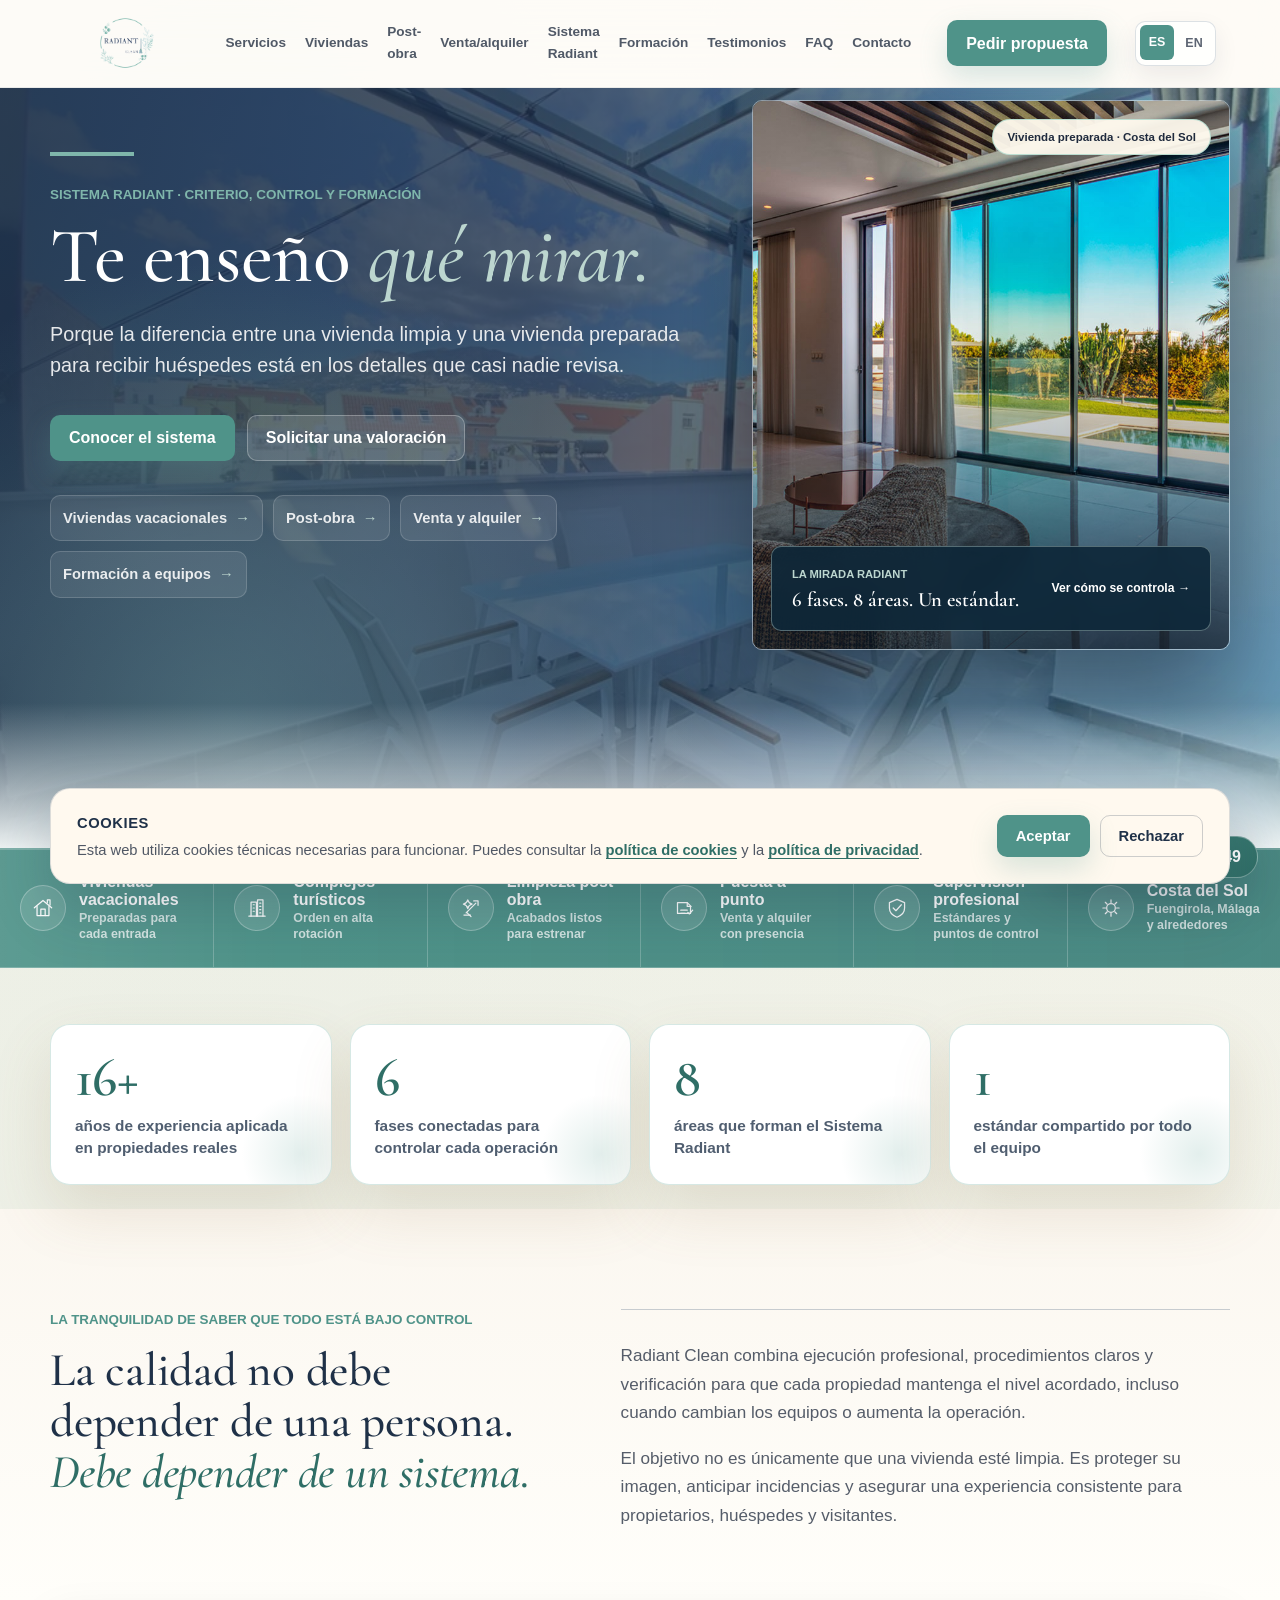
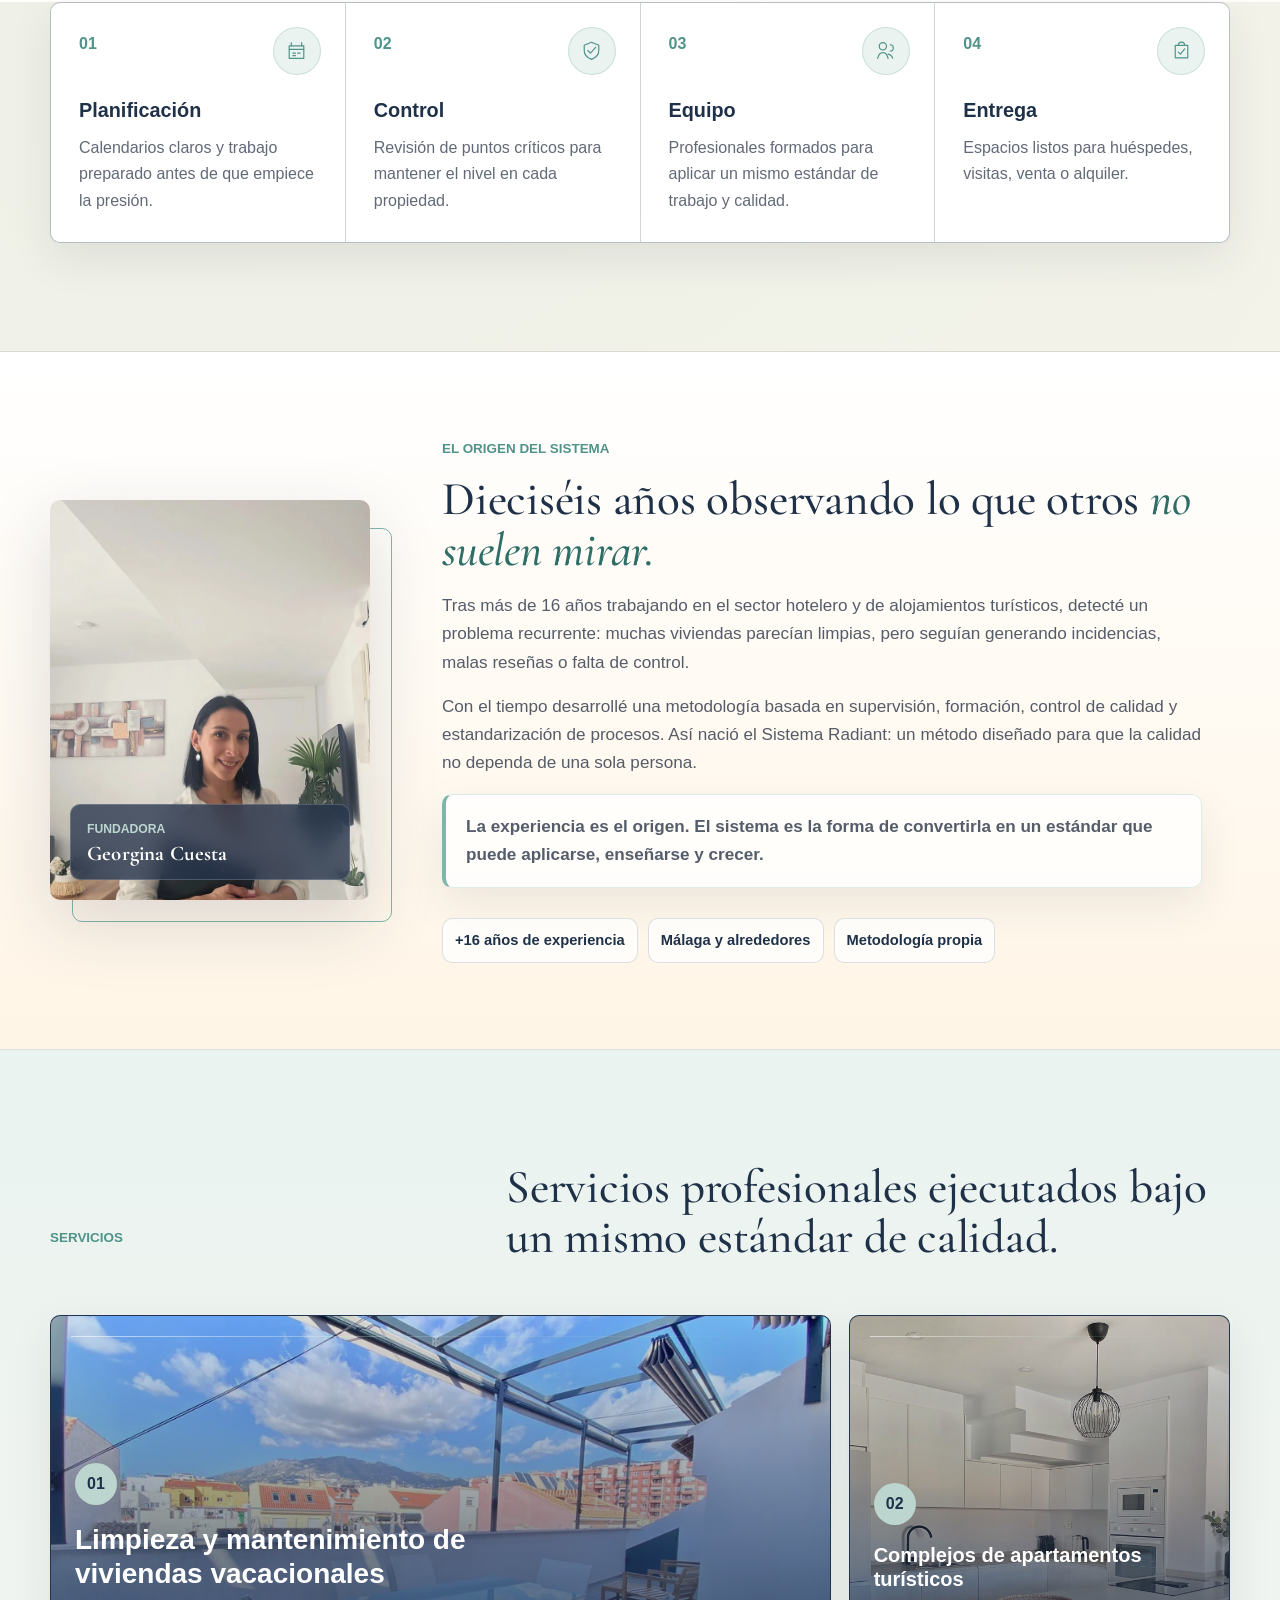
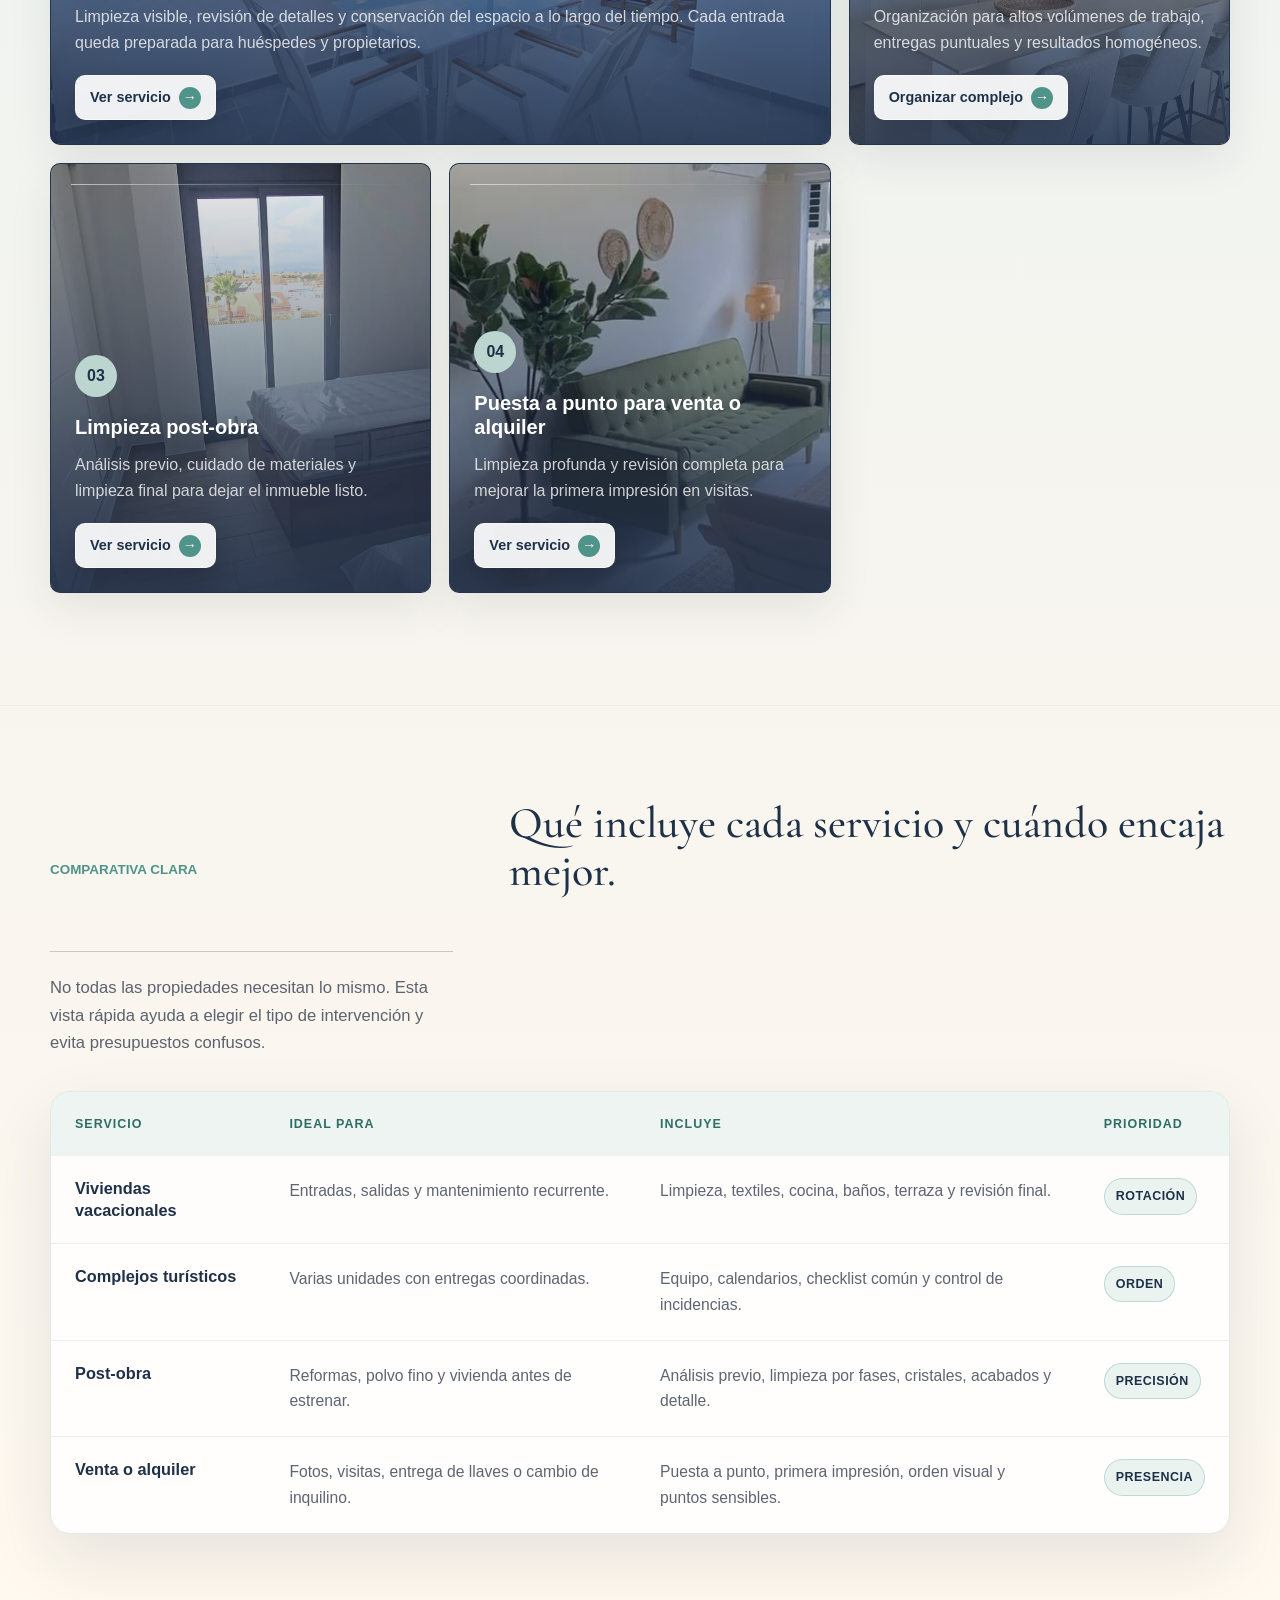
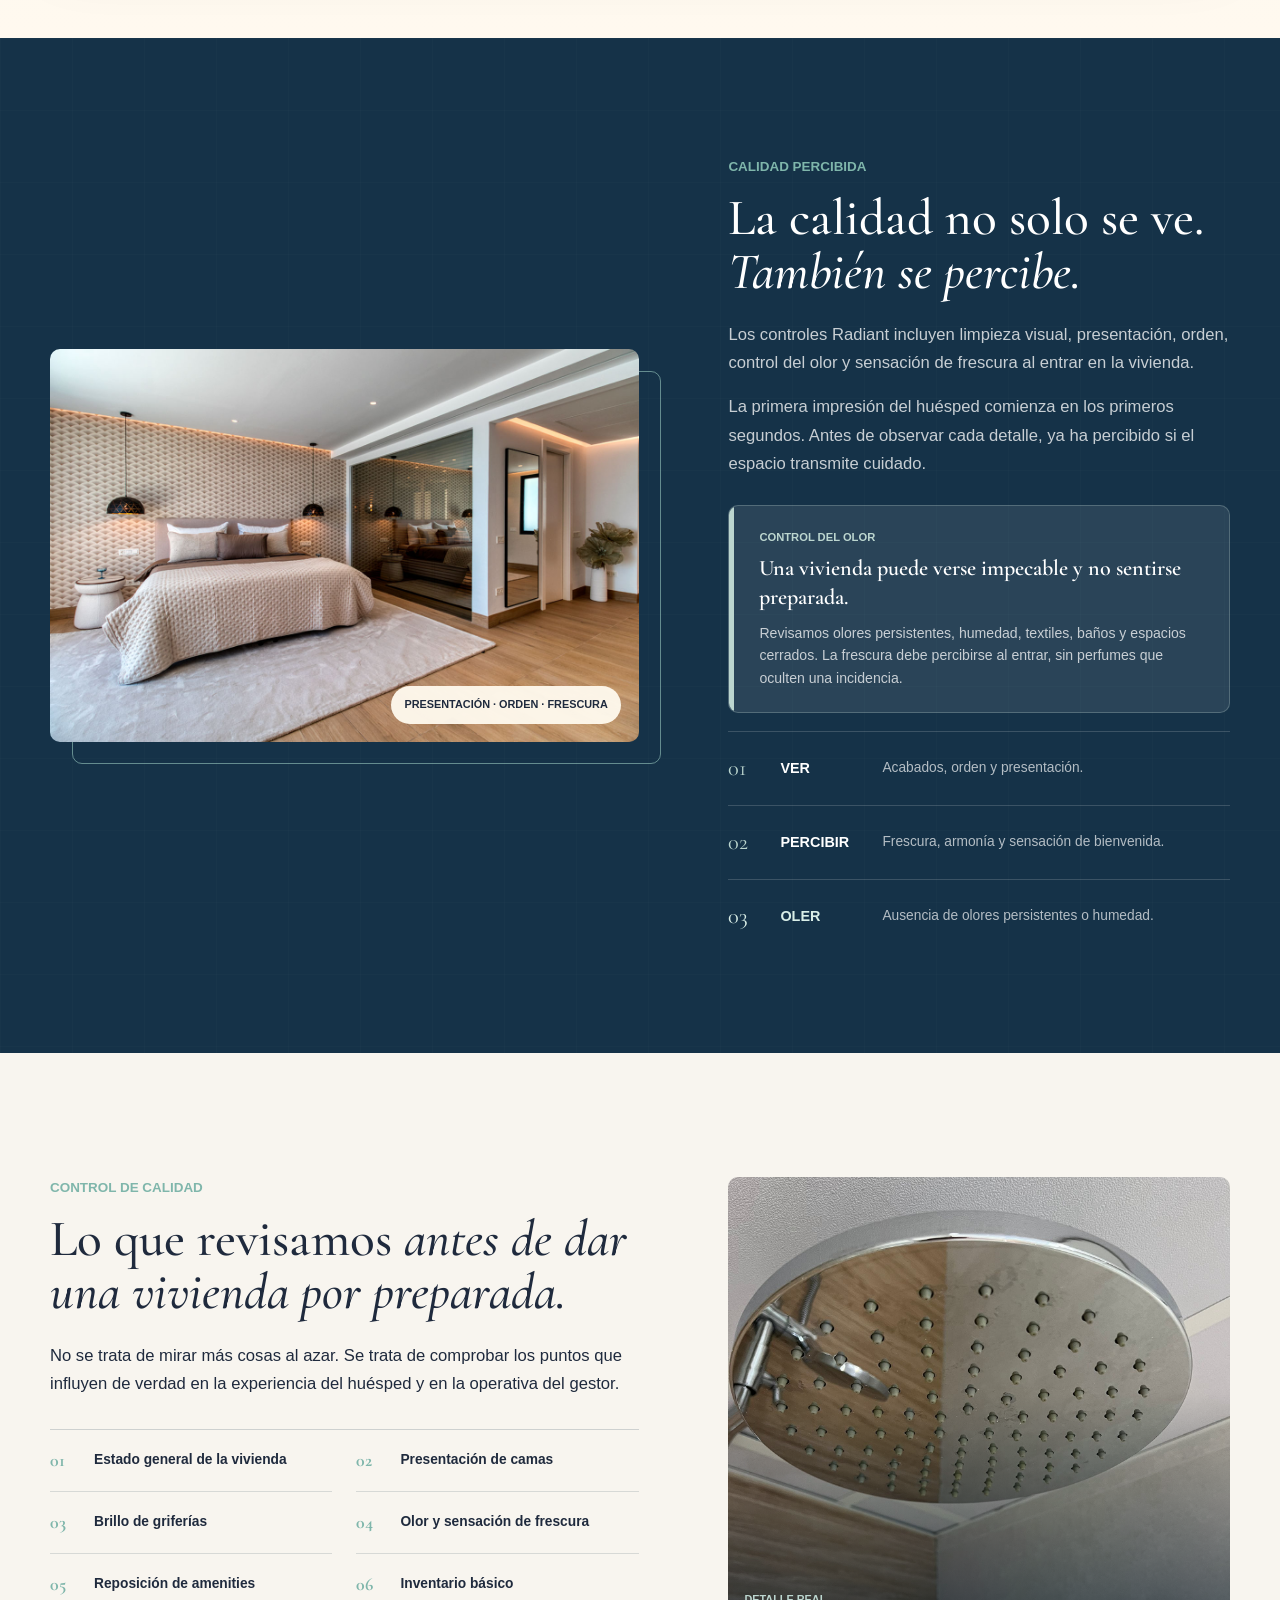
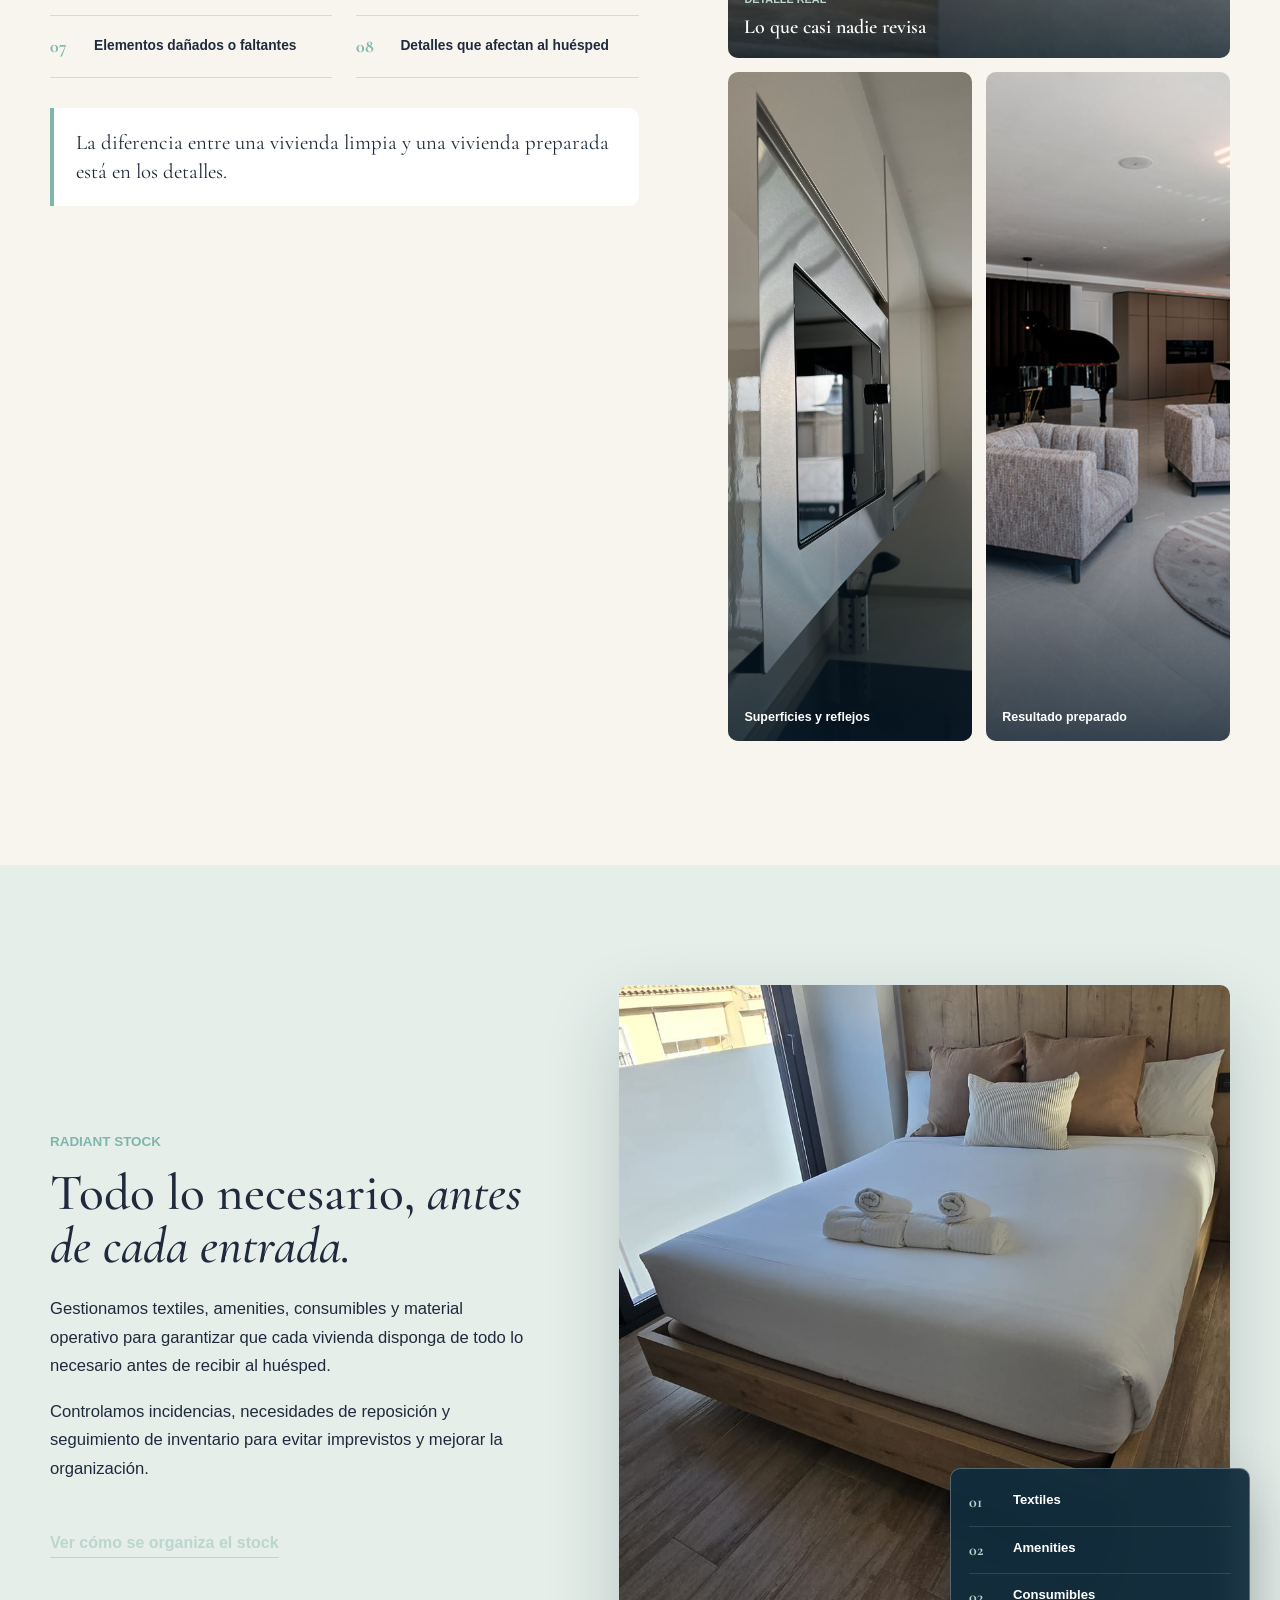
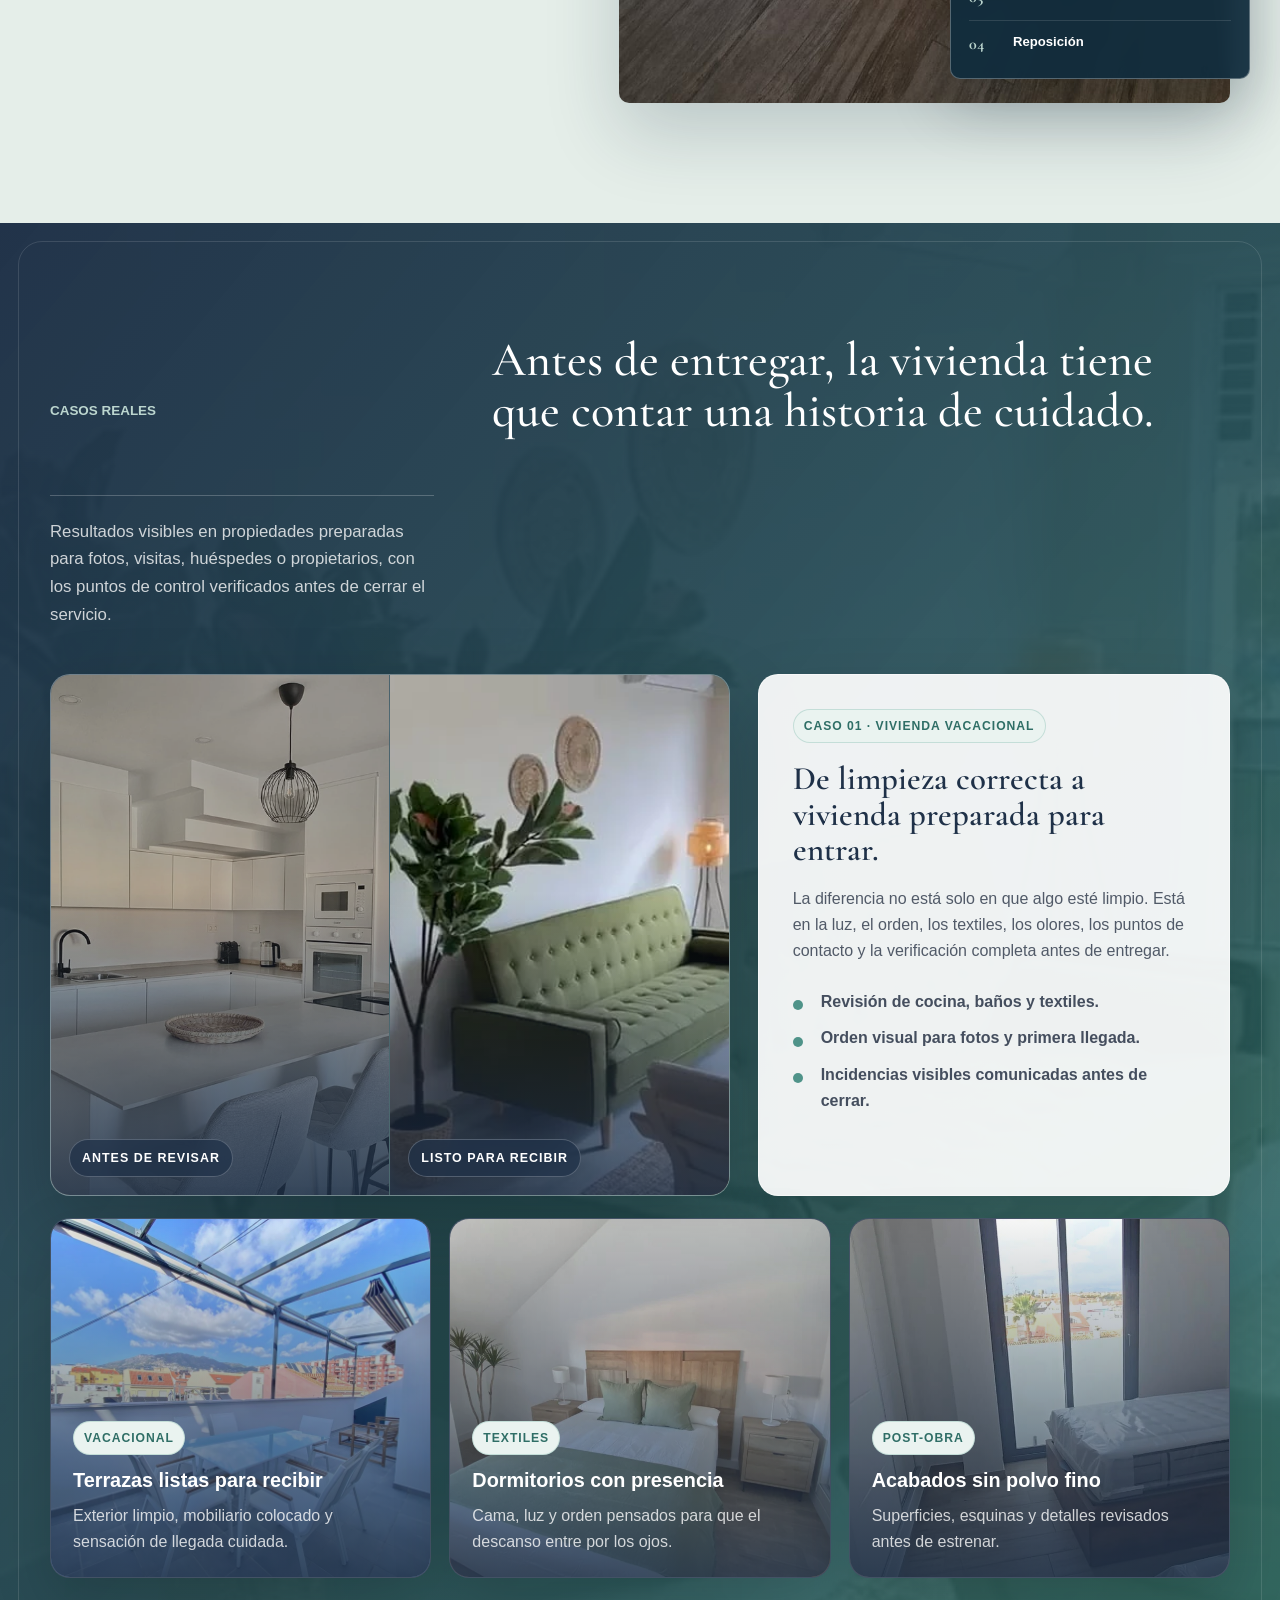
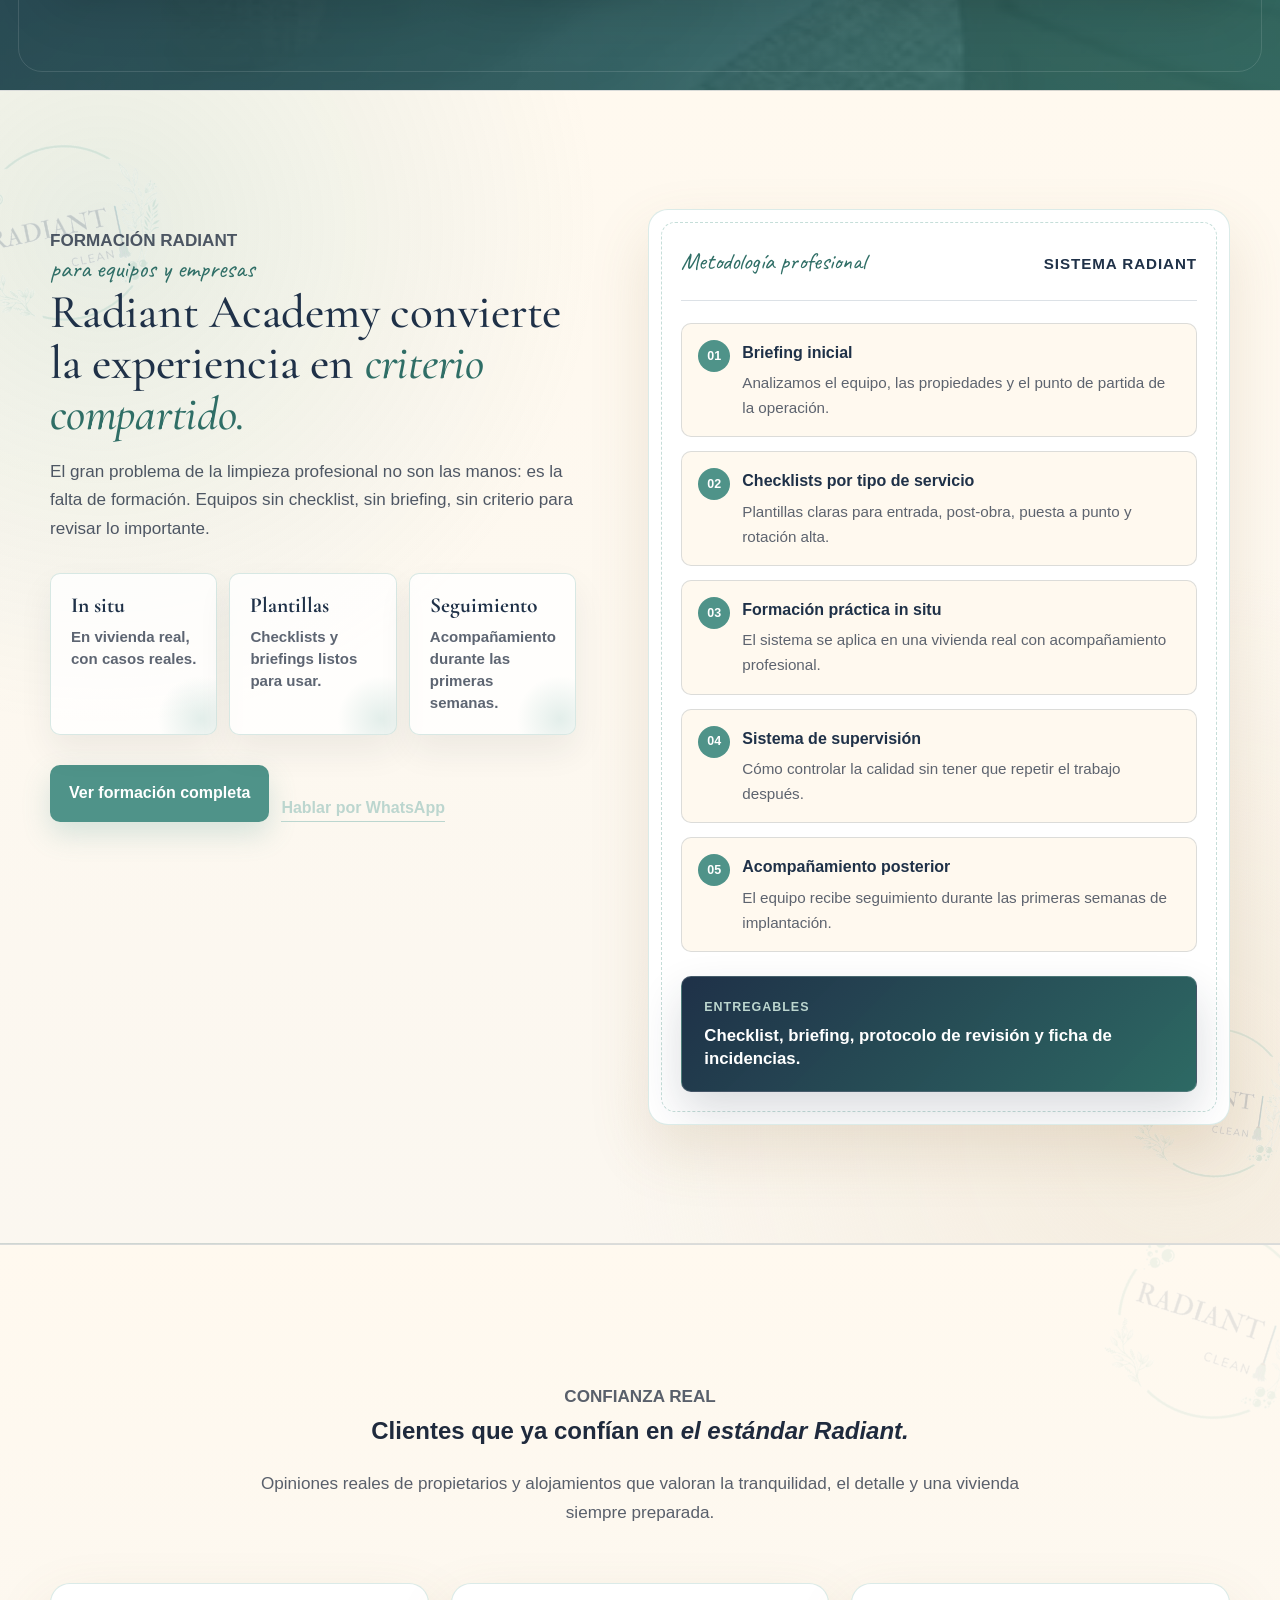
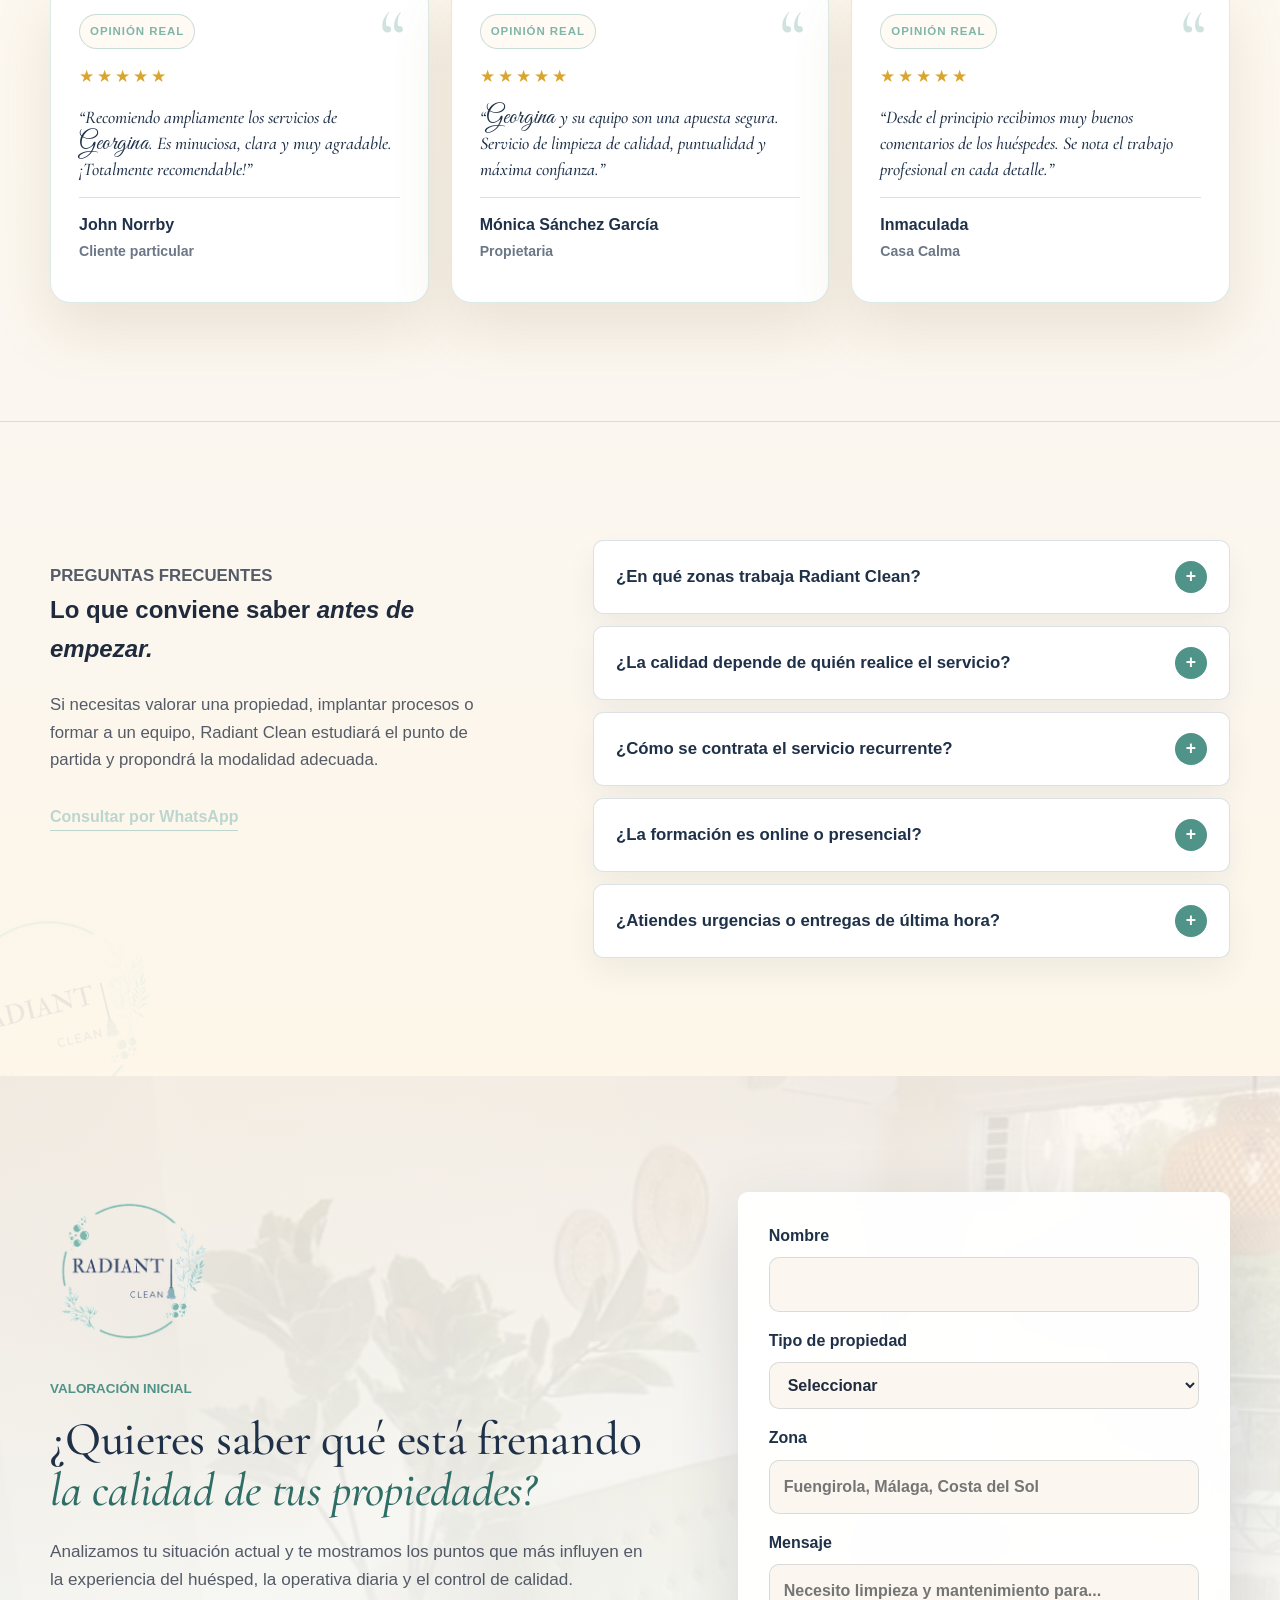
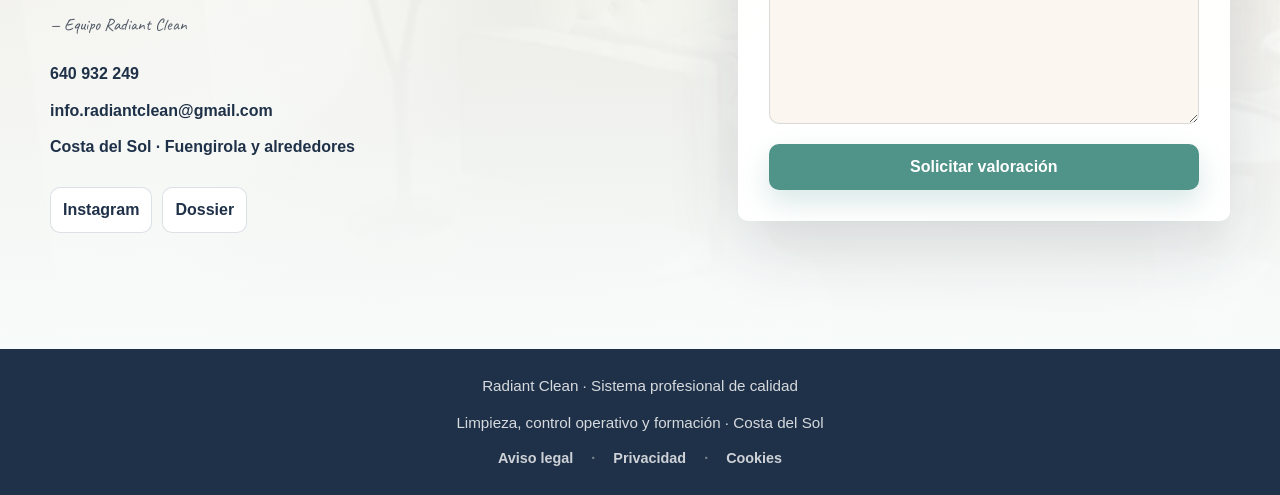
<file: index.html>
<!doctype html>
<html lang="es">
  <head>
    <meta charset="utf-8">
    <meta name="viewport" content="width=device-width, initial-scale=1">
  <title>Sistema Radiant | Control de calidad para propiedades</title>
  <meta name="description" content="Descubre qué mirar para convertir una vivienda limpia en una propiedad preparada: seis fases, control de calidad, formación y organización operativa.">
    <meta name="theme-color" content="#1f3148">
    <meta property="og:title" content="Radiant Clean | La tranquilidad de tenerlo todo bajo control">
  <meta property="og:description" content="La diferencia está en los detalles que casi nadie revisa. Conoce el Sistema Radiant para propiedades y equipos.">
    <meta property="og:image" content="assets/web/og-image.jpg">
    <link rel="icon" href="assets/web/favicon.png">
  <link rel="stylesheet" href="styles.css?v=20260721c">
  <script defer src="script.js?v=20260721c"></script>
    <script type="application/ld+json">
      {
        "@context": "https://schema.org",
        "@type": "LocalBusiness",
        "name": "Radiant Clean",
        "image": "assets/radiant-clean-logo.png",
        "founder": "Georgina Cuesta",
        "description": "Sistemas de limpieza profesional, control operativo, gestión de calidad y formación para propiedades y equipos.",
        "telephone": "+34640932249",
        "email": "info.radiantclean@gmail.com",
        "areaServed": ["Fuengirola", "Málaga", "Costa del Sol"],
        "url": "https://www.instagram.com/radiantclean_georginacuesta/",
        "sameAs": ["https://www.instagram.com/radiantclean_georginacuesta/"]
      }
    </script>
  </head>
  <body>
    <a class="skip-link" href="#contenido">Saltar al contenido</a>

    <header class="site-header" data-header>
      <a class="brand" href="#inicio" aria-label="Radiant Clean inicio">
        <img src="assets/radiant-clean-logo.png" alt="Radiant Clean">
      </a>
      <button class="nav-toggle" type="button" aria-controls="main-nav" aria-expanded="false">
        <span></span>
        <span></span>
        <span></span>
        <span class="sr-only">Abrir menú</span>
      </button>
      <nav id="main-nav" class="main-nav" aria-label="Navegación principal">
        <a href="#servicios">Servicios</a>
        <a href="viviendas-vacacionales.html">Viviendas</a>
        <a href="post-obra.html">Post-obra</a>
        <a href="venta-alquiler.html">Venta/alquiler</a>
        <a href="como-trabajo.html">Sistema Radiant</a>
        <a href="formacion.html">Formación</a>
        <a href="#testimonios">Testimonios</a>
        <a href="#faq">FAQ</a>
        <a href="#contacto">Contacto</a>
      </nav>
      <a class="header-cta" href="https://wa.me/34640932249?text=Hola%2C%20quiero%20informaci%C3%B3n%20sobre%20Radiant%20Clean." target="_blank" rel="noreferrer">
        Pedir propuesta
      </a>
      <div class="language-switcher" aria-label="Idioma">
        <button class="lang-btn is-active" type="button" data-lang-switch="es">ES</button>
        <button class="lang-btn" type="button" data-lang-switch="en">EN</button>
      </div>
    </header>

    <main id="contenido">
      <section id="inicio" class="hero">
        <div class="hero-bg" aria-hidden="true"></div>
        <div class="section-shell hero-shell">
          <div class="hero-copyblock">
            <p class="eyebrow">Sistema Radiant · Criterio, control y formación</p>
            <h1>Te enseño <em>qué mirar.</em></h1>
            <p class="hero-copy">
              Porque la diferencia entre una vivienda limpia y una vivienda preparada para recibir huéspedes está en los detalles que casi nadie revisa.
            </p>
            <div class="hero-actions" aria-label="Acciones principales">
              <a class="btn btn-primary" href="como-trabajo.html">Conocer el sistema</a>
              <a class="btn btn-secondary" href="#contacto">Solicitar una valoración</a>
            </div>
            <div class="hero-tags" aria-label="Especialidades">
              <a href="viviendas-vacacionales.html">Viviendas vacacionales</a>
              <a href="post-obra.html">Post-obra</a>
              <a href="venta-alquiler.html">Venta y alquiler</a>
              <a href="formacion.html">Formación a equipos</a>
            </div>
          </div>

          <div class="hero-property" aria-label="Vivienda preparada bajo el Sistema Radiant">
            <img src="assets/web/radiant-hero-property.jpg" alt="Salón luminoso preparado para recibir huéspedes">
            <span class="hero-property-label">Vivienda preparada · Costa del Sol</span>
            <a class="hero-property-note" href="como-trabajo.html#proceso">
              <span>La mirada Radiant</span>
              <strong>6 fases. 8 áreas. Un estándar.</strong>
              <small>Ver cómo se controla <span aria-hidden="true">→</span></small>
            </a>
          </div>
        </div>
      </section>

      <section class="trust-strip" aria-label="Servicios principales">
        <div class="trust-track">
          <a class="trust-item" href="viviendas-vacacionales.html" data-service="vacacional">
            <span class="trust-icon" aria-hidden="true">
              <svg viewBox="0 0 48 48" role="img">
                <path d="M8 23.5 24 10l16 13.5"></path>
                <path d="M13 21v17h22V21"></path>
                <path d="M20 38V26h8v12"></path>
                <path d="M32 14.5V9h5v9.6"></path>
              </svg>
            </span>
            <span class="trust-copy">
              <strong>Viviendas vacacionales</strong>
              <small>Preparadas para cada entrada</small>
            </span>
          </a>

          <a class="trust-item" href="#servicios" data-service="complejos">
            <span class="trust-icon" aria-hidden="true">
              <svg viewBox="0 0 48 48" role="img">
                <path d="M9 39h30"></path>
                <path d="M13 39V13h10v26"></path>
                <path d="M25 39V9h10v30"></path>
                <path d="M17 18h2M17 24h2M17 30h2"></path>
                <path d="M29 15h2M29 21h2M29 27h2M29 33h2"></path>
              </svg>
            </span>
            <span class="trust-copy">
              <strong>Complejos turísticos</strong>
              <small>Orden en alta rotación</small>
            </span>
          </a>

          <a class="trust-item" href="post-obra.html" data-service="postobra">
            <span class="trust-icon" aria-hidden="true">
              <svg viewBox="0 0 48 48" role="img">
                <path d="m15 33 18-18"></path>
                <path d="M29 11h8v8"></path>
                <path d="M11 37h12"></path>
                <path d="M16 32l8 8"></path>
                <path d="M10 17c4-1 7-4 8-8 1 4 4 7 8 8-4 1-7 4-8 8-1-4-4-7-8-8Z"></path>
              </svg>
            </span>
            <span class="trust-copy">
              <strong>Limpieza post-obra</strong>
              <small>Acabados listos para estrenar</small>
            </span>
          </a>

          <a class="trust-item" href="venta-alquiler.html" data-service="puesta">
            <span class="trust-icon" aria-hidden="true">
              <svg viewBox="0 0 48 48" role="img">
                <path d="M12 14h18l6 6v14H12z"></path>
                <path d="M30 14v7h7"></path>
                <path d="M18 28h12"></path>
                <path d="M18 34h8"></path>
                <path d="m31 32 3 3 6-7"></path>
              </svg>
            </span>
            <span class="trust-copy">
              <strong>Puesta a punto</strong>
              <small>Venta y alquiler con presencia</small>
            </span>
          </a>

          <a class="trust-item" href="como-trabajo.html" data-service="supervision">
            <span class="trust-icon" aria-hidden="true">
              <svg viewBox="0 0 48 48" role="img">
                <path d="M24 8 38 14v10c0 9-6 14-14 17-8-3-14-8-14-17V14z"></path>
                <path d="m17 24 5 5 10-11"></path>
              </svg>
            </span>
            <span class="trust-copy">
              <strong>Supervisión profesional</strong>
              <small>Estándares y puntos de control</small>
            </span>
          </a>

          <a class="trust-item" href="#contacto" data-service="costa">
            <span class="trust-icon" aria-hidden="true">
              <svg viewBox="0 0 48 48" role="img">
                <path d="M24 9v5"></path>
                <path d="M24 34v5"></path>
                <path d="M9 24h5"></path>
                <path d="M34 24h5"></path>
                <path d="m13.5 13.5 3.5 3.5"></path>
                <path d="m31 31 3.5 3.5"></path>
                <path d="m34.5 13.5-3.5 3.5"></path>
                <path d="m17 31-3.5 3.5"></path>
                <circle cx="24" cy="24" r="8"></circle>
              </svg>
            </span>
            <span class="trust-copy">
              <strong>Costa del Sol</strong>
              <small>Fuengirola, Málaga y alrededores</small>
            </span>
          </a>
        </div>
      </section>

      <section class="stats" aria-label="Cifras de Radiant Clean">
        <div class="section-shell stats-grid">
          <article class="stat-card reveal">
            <strong class="stat-num" data-count="16" data-suffix="+">16+</strong>
            <span>años de experiencia aplicada en propiedades reales</span>
          </article>
          <article class="stat-card reveal">
            <strong class="stat-num" data-count="6" data-suffix="">6</strong>
            <span>fases conectadas para controlar cada operación</span>
          </article>
          <article class="stat-card reveal">
            <strong class="stat-num" data-count="8" data-suffix="">8</strong>
            <span>áreas que forman el Sistema Radiant</span>
          </article>
          <article class="stat-card reveal">
            <strong class="stat-num" data-count="1" data-suffix="">1</strong>
            <span>estándar compartido por todo el equipo</span>
          </article>
        </div>
      </section>

      <section class="promise">
        <div class="section-shell promise-grid">
          <div class="promise-lead reveal">
            <p class="section-kicker">La tranquilidad de saber que todo está bajo control</p>
            <h2>La calidad no debe depender de una persona. <em>Debe depender de un sistema.</em></h2>
          </div>
          <div class="promise-copy reveal">
            <p>
              Radiant Clean combina ejecución profesional, procedimientos claros y verificación para que cada propiedad mantenga el nivel acordado, incluso cuando cambian los equipos o aumenta la operación.
            </p>
            <p>
              El objetivo no es únicamente que una vivienda esté limpia. Es proteger su imagen, anticipar incidencias y asegurar una experiencia consistente para propietarios, huéspedes y visitantes.
            </p>
          </div>
        </div>
      </section>

      <section class="metrics section-shell" aria-label="Valor diferencial">
        <article class="metric reveal live-card" tabindex="0">
          <span class="metric-number">01</span>
          <span class="metric-icon" aria-hidden="true">
            <svg viewBox="0 0 48 48">
              <path d="M14 9v6M34 9v6"></path>
              <path d="M10 15h28v24H10z"></path>
              <path d="M10 22h28"></path>
              <path d="M17 29h5M26 29h5M17 34h5"></path>
            </svg>
          </span>
          <strong>Planificación</strong>
          <p>Calendarios claros y trabajo preparado antes de que empiece la presión.</p>
          <em class="live-extra">Rotación, horarios y prioridades coordinadas desde el inicio.</em>
        </article>
        <article class="metric reveal live-card" tabindex="0">
          <span class="metric-number">02</span>
          <span class="metric-icon" aria-hidden="true">
            <svg viewBox="0 0 48 48">
              <path d="M24 8 38 14v10c0 9-6 14-14 17-8-3-14-8-14-17V14z"></path>
              <path d="m17 24 5 5 10-11"></path>
            </svg>
          </span>
          <strong>Control</strong>
          <p>Revisión de puntos críticos para mantener el nivel en cada propiedad.</p>
          <em class="live-extra">Superficies, textiles, cocina, baño y presentación final revisados.</em>
        </article>
        <article class="metric reveal live-card" tabindex="0">
          <span class="metric-number">03</span>
          <span class="metric-icon" aria-hidden="true">
            <svg viewBox="0 0 48 48">
              <path d="M17 23a7 7 0 1 0 0-14 7 7 0 0 0 0 14Z"></path>
              <path d="M31 25a6 6 0 1 0 0-12"></path>
              <path d="M7 39c1.6-7 6-11 10-11s8.4 4 10 11"></path>
              <path d="M27 31c4.2.6 7.6 3.6 9 8"></path>
            </svg>
          </span>
          <strong>Equipo</strong>
          <p>Profesionales formados para aplicar un mismo estándar de trabajo y calidad.</p>
          <em class="live-extra">Un equipo alineado con un estándar claro y constante.</em>
        </article>
        <article class="metric reveal live-card" tabindex="0">
          <span class="metric-number">04</span>
          <span class="metric-icon" aria-hidden="true">
            <svg viewBox="0 0 48 48">
              <path d="M12 14h24v24H12z"></path>
              <path d="M18 14a6 6 0 0 1 12 0"></path>
              <path d="m18 27 4 4 8-10"></path>
            </svg>
          </span>
          <strong>Entrega</strong>
          <p>Espacios listos para huéspedes, visitas, venta o alquiler.</p>
          <em class="live-extra">La vivienda queda lista para entrar, enseñar o fotografiar.</em>
        </article>
      </section>

      <section class="founder founder-compact">
        <div class="section-shell founder-grid">
          <div class="portrait-stack reveal">
            <img class="portrait-main" src="assets/web/portrait.webp" alt="Georgina Cuesta, fundadora de Radiant Clean">
            <div class="portrait-note">
              <span>Fundadora</span>
              <strong><span class="name-georgina">Georgina</span> Cuesta</strong>
            </div>
          </div>
          <div class="founder-copy reveal">
            <p class="section-kicker">El origen del sistema</p>
            <h2>Dieciséis años observando lo que otros <em>no suelen mirar.</em></h2>
            <p>
              Tras más de 16 años trabajando en el sector hotelero y de alojamientos turísticos, detecté un problema recurrente: muchas viviendas parecían limpias, pero seguían generando incidencias, malas reseñas o falta de control.
            </p>
            <p>
              Con el tiempo desarrollé una metodología basada en supervisión, formación, control de calidad y estandarización de procesos. Así nació el Sistema Radiant: un método diseñado para que la calidad no dependa de una sola persona.
            </p>
            <p class="founder-note">
              La experiencia es el origen. El sistema es la forma de convertirla en un estándar que puede aplicarse, enseñarse y crecer.
            </p>
            <div class="founder-marks">
              <span>+16 años de experiencia</span>
              <span>Málaga y alrededores</span>
              <span>Metodología propia</span>
            </div>
          </div>
        </div>
      </section>

      <section id="servicios" class="services">
        <div class="section-shell">
          <div class="section-heading">
            <p class="section-kicker">Servicios</p>
            <h2>Servicios profesionales ejecutados bajo un mismo estándar de calidad.</h2>
          </div>

          <div class="service-grid">
            <article class="service-card service-card-feature reveal" data-service-card="vacacional">
              <img src="assets/web/terrace.webp" alt="Terraza limpia y preparada en Costa del Sol">
              <div>
                <span>01</span>
                <h3>Limpieza y mantenimiento de viviendas vacacionales</h3>
                <p>
                  Limpieza visible, revisión de detalles y conservación del espacio a lo largo del tiempo.
                  Cada entrada queda preparada para huéspedes y propietarios.
                </p>
                <a class="service-link" href="viviendas-vacacionales.html">Ver servicio</a>
              </div>
            </article>

            <article class="service-card reveal" data-service-card="complejos">
              <img src="assets/web/kitchen.webp" alt="Cocina limpia y preparada para huéspedes">
              <div>
                <span>02</span>
                <h3>Complejos de apartamentos turísticos</h3>
                <p>
                  Organización para altos volúmenes de trabajo, entregas puntuales y resultados homogéneos.
                </p>
                <a class="service-link" href="#contacto">Organizar complejo</a>
              </div>
            </article>

            <article class="service-card reveal" data-service-card="postobra">
              <img src="assets/web/room.webp" alt="Habitación revisada tras intervención de limpieza">
              <div>
                <span>03</span>
                <h3>Limpieza post-obra</h3>
                <p>
                  Análisis previo, cuidado de materiales y limpieza final para dejar el inmueble listo.
                </p>
                <a class="service-link" href="post-obra.html">Ver servicio</a>
              </div>
            </article>

            <article class="service-card reveal" data-service-card="puesta">
              <img src="assets/web/living.webp" alt="Salón puesto a punto para venta o alquiler">
              <div>
                <span>04</span>
                <h3>Puesta a punto para venta o alquiler</h3>
                <p>
                  Limpieza profunda y revisión completa para mejorar la primera impresión en visitas.
                </p>
                <a class="service-link" href="venta-alquiler.html">Ver servicio</a>
              </div>
            </article>
          </div>
        </div>
      </section>

      <section id="comparativa" class="service-compare">
        <div class="section-shell">
          <div class="compare-heading reveal">
            <p class="section-kicker">Comparativa clara</p>
            <h2>Qué incluye cada servicio y cuándo encaja mejor.</h2>
            <p>No todas las propiedades necesitan lo mismo. Esta vista rápida ayuda a elegir el tipo de intervención y evita presupuestos confusos.</p>
          </div>

          <div class="compare-table-wrap reveal" role="region" aria-label="Comparativa de servicios" tabindex="0">
            <table class="compare-table">
              <thead>
                <tr>
                  <th>Servicio</th>
                  <th>Ideal para</th>
                  <th>Incluye</th>
                  <th>Prioridad</th>
                </tr>
              </thead>
              <tbody>
                <tr>
                  <th scope="row">Viviendas vacacionales</th>
                  <td data-label="Ideal para">Entradas, salidas y mantenimiento recurrente.</td>
                  <td data-label="Incluye">Limpieza, textiles, cocina, baños, terraza y revisión final.</td>
                  <td data-label="Prioridad"><span class="compare-pill">Rotación</span></td>
                </tr>
                <tr>
                  <th scope="row">Complejos turísticos</th>
                  <td data-label="Ideal para">Varias unidades con entregas coordinadas.</td>
                  <td data-label="Incluye">Equipo, calendarios, checklist común y control de incidencias.</td>
                  <td data-label="Prioridad"><span class="compare-pill">Orden</span></td>
                </tr>
                <tr>
                  <th scope="row">Post-obra</th>
                  <td data-label="Ideal para">Reformas, polvo fino y vivienda antes de estrenar.</td>
                  <td data-label="Incluye">Análisis previo, limpieza por fases, cristales, acabados y detalle.</td>
                  <td data-label="Prioridad"><span class="compare-pill">Precisión</span></td>
                </tr>
                <tr>
                  <th scope="row">Venta o alquiler</th>
                  <td data-label="Ideal para">Fotos, visitas, entrega de llaves o cambio de inquilino.</td>
                  <td data-label="Incluye">Puesta a punto, primera impresión, orden visual y puntos sensibles.</td>
                  <td data-label="Prioridad"><span class="compare-pill">Presencia</span></td>
                </tr>
              </tbody>
            </table>
          </div>
        </div>
      </section>

      <section id="sistema" class="sensory-quality">
        <div class="section-shell sensory-grid">
          <div class="sensory-image reveal">
            <img src="assets/web/radiant-bedroom-ready.jpg" alt="Dormitorio preparado con orden, luz y textiles cuidados">
            <span>Presentación · Orden · Frescura</span>
          </div>
          <div class="sensory-copy reveal">
            <p class="section-kicker">Calidad percibida</p>
            <h2>La calidad no solo se ve. <em>También se percibe.</em></h2>
            <p>Los controles Radiant incluyen limpieza visual, presentación, orden, control del olor y sensación de frescura al entrar en la vivienda.</p>
            <p>La primera impresión del huésped comienza en los primeros segundos. Antes de observar cada detalle, ya ha percibido si el espacio transmite cuidado.</p>
            <div class="sensory-odor">
              <span>Control del olor</span>
              <strong>Una vivienda puede verse impecable y no sentirse preparada.</strong>
              <p>Revisamos olores persistentes, humedad, textiles, baños y espacios cerrados. La frescura debe percibirse al entrar, sin perfumes que oculten una incidencia.</p>
            </div>
            <div class="sensory-signal"><span aria-hidden="true">01</span><strong>Ver</strong><small>Acabados, orden y presentación.</small></div>
            <div class="sensory-signal"><span aria-hidden="true">02</span><strong>Percibir</strong><small>Frescura, armonía y sensación de bienvenida.</small></div>
            <div class="sensory-signal sensory-signal-odor"><span aria-hidden="true">03</span><strong>Oler</strong><small>Ausencia de olores persistentes o humedad.</small></div>
          </div>
        </div>
      </section>

      <section id="lo-que-revisamos" class="quality-review" aria-labelledby="quality-review-title">
        <div class="section-shell quality-review-grid">
          <div class="quality-review-copy reveal">
            <p class="section-kicker">Control de calidad</p>
            <h2 id="quality-review-title">Lo que revisamos <em>antes de dar una vivienda por preparada.</em></h2>
            <p>No se trata de mirar más cosas al azar. Se trata de comprobar los puntos que influyen de verdad en la experiencia del huésped y en la operativa del gestor.</p>
            <ol class="quality-checks">
              <li><span>01</span>Estado general de la vivienda</li>
              <li><span>02</span>Presentación de camas</li>
              <li><span>03</span>Brillo de griferías</li>
              <li><span>04</span>Olor y sensación de frescura</li>
              <li><span>05</span>Reposición de amenities</li>
              <li><span>06</span>Inventario básico</li>
              <li><span>07</span>Elementos dañados o faltantes</li>
              <li><span>08</span>Detalles que afectan al huésped</li>
            </ol>
            <p class="quality-review-quote">La diferencia entre una vivienda limpia y una vivienda preparada está en los detalles.</p>
          </div>
          <div class="quality-detail-gallery reveal">
            <figure class="quality-detail-main">
              <img src="assets/web/radiant-detail-shower.jpg" alt="Detalle de una ducha durante una revisión de calidad">
              <figcaption><span>Detalle real</span><strong>Lo que casi nadie revisa</strong></figcaption>
            </figure>
            <figure>
              <img src="assets/web/radiant-detail-kitchen.jpg" alt="Superficie de cocina revisada de cerca">
              <figcaption>Superficies y reflejos</figcaption>
            </figure>
            <figure>
              <img src="assets/web/radiant-living-ready.jpg" alt="Salón listo tras la revisión final">
              <figcaption>Resultado preparado</figcaption>
            </figure>
          </div>
        </div>
      </section>

      <section id="radiant-stock" class="radiant-stock-home">
        <div class="section-shell radiant-stock-grid">
          <div class="radiant-stock-copy reveal">
            <p class="section-kicker">Radiant Stock</p>
            <h2>Todo lo necesario, <em>antes de cada entrada.</em></h2>
            <p>Gestionamos textiles, amenities, consumibles y material operativo para garantizar que cada vivienda disponga de todo lo necesario antes de recibir al huésped.</p>
            <p>Controlamos incidencias, necesidades de reposición y seguimiento de inventario para evitar imprevistos y mejorar la organización.</p>
            <a class="text-link" href="como-trabajo.html#radiant-stock">Ver cómo se organiza el stock</a>
          </div>
          <div class="radiant-stock-visual reveal">
            <img src="assets/web/radiant-stock-textiles.jpg" alt="Dormitorio preparado con textiles y toallas para una nueva entrada">
            <div class="stock-ledger" aria-label="Controles de Radiant Stock">
              <span><small>01</small>Textiles</span>
              <span><small>02</small>Amenities</span>
              <span><small>03</small>Consumibles</span>
              <span><small>04</small>Reposición</span>
            </div>
          </div>
        </div>
      </section>

      <section id="casos-reales" class="case-studies">
        <div class="section-shell">
          <div class="case-heading reveal">
            <p class="section-kicker">Casos reales</p>
            <h2>Antes de entregar, la vivienda tiene que contar una historia de cuidado.</h2>
            <p>Resultados visibles en propiedades preparadas para fotos, visitas, huéspedes o propietarios, con los puntos de control verificados antes de cerrar el servicio.</p>
          </div>

          <article class="case-feature reveal">
            <div class="case-visual" aria-label="Comparativa visual de preparación">
              <figure class="case-photo case-photo-before">
                <img src="assets/web/kitchen.webp" alt="Cocina antes de la revisión final">
                <figcaption>Antes de revisar</figcaption>
              </figure>
              <figure class="case-photo case-photo-after">
                <img src="assets/web/living.webp" alt="Salón preparado tras la puesta a punto">
                <figcaption>Listo para recibir</figcaption>
              </figure>
            </div>
            <div class="case-copy">
              <span class="case-tag">Caso 01 · Vivienda vacacional</span>
              <h3>De limpieza correcta a vivienda preparada para entrar.</h3>
              <p>La diferencia no está solo en que algo esté limpio. Está en la luz, el orden, los textiles, los olores, los puntos de contacto y la verificación completa antes de entregar.</p>
              <ul>
                <li>Revisión de cocina, baños y textiles.</li>
                <li>Orden visual para fotos y primera llegada.</li>
                <li>Incidencias visibles comunicadas antes de cerrar.</li>
              </ul>
            </div>
          </article>

          <div class="case-grid">
            <article class="case-card reveal live-card" tabindex="0">
              <img src="assets/web/terrace.webp" alt="Terraza preparada para huéspedes">
              <div>
                <span>Vacacional</span>
                <strong>Terrazas listas para recibir</strong>
                <p>Exterior limpio, mobiliario colocado y sensación de llegada cuidada.</p>
              </div>
            </article>
            <article class="case-card reveal live-card" tabindex="0">
              <img src="assets/web/bedroom.webp" alt="Dormitorio con textiles preparados">
              <div>
                <span>Textiles</span>
                <strong>Dormitorios con presencia</strong>
                <p>Cama, luz y orden pensados para que el descanso entre por los ojos.</p>
              </div>
            </article>
            <article class="case-card reveal live-card" tabindex="0">
              <img src="assets/web/room.webp" alt="Estancia revisada tras limpieza">
              <div>
                <span>Post-obra</span>
                <strong>Acabados sin polvo fino</strong>
                <p>Superficies, esquinas y detalles revisados antes de estrenar.</p>
              </div>
            </article>
          </div>
        </div>
      </section>

      <section id="formacion" class="training">
        <div class="section-shell training-grid">
          <div class="training-copy reveal">
            <p class="section-kicker">Formación Radiant</p>
            <span class="script-mark">para equipos y empresas</span>
            <h2>Radiant Academy convierte la experiencia en <em>criterio compartido.</em></h2>
            <p>
              El gran problema de la limpieza profesional no son las manos: es la falta de formación. Equipos sin checklist, sin briefing, sin criterio para revisar lo importante.
            </p>
            <div class="training-highlights" aria-label="Puntos clave de la formación">
              <article>
                <strong>In situ</strong>
                <span>En vivienda real, con casos reales.</span>
              </article>
              <article>
                <strong>Plantillas</strong>
                <span>Checklists y briefings listos para usar.</span>
              </article>
              <article>
                <strong>Seguimiento</strong>
                <span>Acompañamiento durante las primeras semanas.</span>
              </article>
            </div>
            <div class="training-actions">
              <a class="btn btn-primary" href="formacion.html">Ver formación completa</a>
              <a class="text-link" href="https://wa.me/34640932249?text=Hola%2C%20me%20interesa%20la%20formaci%C3%B3n%20Radiant%20Clean." target="_blank" rel="noreferrer">Hablar por WhatsApp</a>
            </div>
          </div>

          <aside class="training-board reveal" aria-label="Metodología Radiant">
            <div class="training-board-head">
              <span>Metodología profesional</span>
              <strong>Sistema Radiant</strong>
            </div>
            <ol class="training-steps">
              <li>
                <strong>Briefing inicial</strong>
                <span>Analizamos el equipo, las propiedades y el punto de partida de la operación.</span>
              </li>
              <li>
                <strong>Checklists por tipo de servicio</strong>
                <span>Plantillas claras para entrada, post-obra, puesta a punto y rotación alta.</span>
              </li>
              <li>
                <strong>Formación práctica in situ</strong>
                <span>El sistema se aplica en una vivienda real con acompañamiento profesional.</span>
              </li>
              <li>
                <strong>Sistema de supervisión</strong>
                <span>Cómo controlar la calidad sin tener que repetir el trabajo después.</span>
              </li>
              <li>
                <strong>Acompañamiento posterior</strong>
                <span>El equipo recibe seguimiento durante las primeras semanas de implantación.</span>
              </li>
            </ol>
            <div class="training-deliverables">
              <span>Entregables</span>
              <strong>Checklist, briefing, protocolo de revisión y ficha de incidencias.</strong>
            </div>
          </aside>
        </div>
      </section>

      <section id="testimonios" class="testimonials" aria-label="Lo que dicen propietarios y gestores">
        <div class="section-shell">
          <div class="testimonials-heading">
            <p class="section-kicker">Confianza real</p>
            <h2>Clientes que ya confían en <em>el estándar Radiant.</em></h2>
            <p>Opiniones reales de propietarios y alojamientos que valoran la tranquilidad, el detalle y una vivienda siempre preparada.</p>
          </div>

          <div class="testimonials-grid">
            <figure class="testimonial reveal">
              <span class="testimonial-badge">Opinión real</span>
              <span class="stars" aria-label="5 sobre 5">★★★★★</span>
              <blockquote>“Recomiendo ampliamente los servicios de Georgina. Es minuciosa, clara y muy agradable. ¡Totalmente recomendable!”</blockquote>
              <figcaption>
                <strong>John Norrby</strong>
                <span>Cliente particular</span>
              </figcaption>
            </figure>
            <figure class="testimonial reveal">
              <span class="testimonial-badge">Opinión real</span>
              <span class="stars" aria-label="5 sobre 5">★★★★★</span>
              <blockquote>“Georgina y su equipo son una apuesta segura. Servicio de limpieza de calidad, puntualidad y máxima confianza.”</blockquote>
              <figcaption>
                <strong>Mónica Sánchez García</strong>
                <span>Propietaria</span>
              </figcaption>
            </figure>
            <figure class="testimonial reveal">
              <span class="testimonial-badge">Opinión real</span>
              <span class="stars" aria-label="5 sobre 5">★★★★★</span>
              <blockquote>“Desde el principio recibimos muy buenos comentarios de los huéspedes. Se nota el trabajo profesional en cada detalle.”</blockquote>
              <figcaption>
                <strong>Inmaculada</strong>
                <span>Casa Calma</span>
              </figcaption>
            </figure>
          </div>
        </div>
      </section>

      <section id="faq" class="faq" aria-label="Preguntas frecuentes">
        <div class="section-shell faq-grid">
          <div class="faq-intro reveal">
            <p class="section-kicker">Preguntas frecuentes</p>
            <h2>Lo que conviene saber <em>antes de empezar.</em></h2>
            <p>Si necesitas valorar una propiedad, implantar procesos o formar a un equipo, Radiant Clean estudiará el punto de partida y propondrá la modalidad adecuada.</p>
            <a class="text-link" href="https://wa.me/34640932249?text=Hola%2C%20tengo%20una%20consulta%20sobre%20Radiant%20Clean." target="_blank" rel="noreferrer">Consultar por WhatsApp</a>
          </div>

          <div class="faq-list" data-faq>
            <details class="faq-item">
              <summary><span>¿En qué zonas trabaja Radiant Clean?</span><span class="faq-icon" aria-hidden="true">+</span></summary>
              <div class="faq-body">Radiant Clean opera desde Fuengirola y cubre la Costa del Sol y alrededores: Málaga, Mijas, Benalmádena, Marbella y municipios cercanos. Para otras zonas se estudia cada proyecto.</div>
            </details>
            <details class="faq-item">
              <summary><span>¿La calidad depende de quién realice el servicio?</span><span class="faq-icon" aria-hidden="true">+</span></summary>
              <div class="faq-body">No. El equipo trabaja con procedimientos, criterios y controles compartidos. El Sistema Radiant está diseñado para que el estándar se mantenga independientemente de la persona asignada.</div>
            </details>
            <details class="faq-item">
              <summary><span>¿Cómo se contrata el servicio recurrente?</span><span class="faq-icon" aria-hidden="true">+</span></summary>
              <div class="faq-body">El proceso comienza con los datos básicos de la propiedad: zona, tipología, uso y rotación. Después se realiza una valoración y se prepara una propuesta ajustada.</div>
            </details>
            <details class="faq-item">
              <summary><span>¿La formación es online o presencial?</span><span class="faq-icon" aria-hidden="true">+</span></summary>
              <div class="faq-body">La formación principal es presencial y se realiza en una vivienda real. Se complementa con materiales profesionales y acompañamiento remoto durante la implantación.</div>
            </details>
            <details class="faq-item">
              <summary><span>¿Atiendes urgencias o entregas de última hora?</span><span class="faq-icon" aria-hidden="true">+</span></summary>
              <div class="faq-body">Las urgencias se valoran según disponibilidad y planificación. En servicios recurrentes se integran dentro de la coordinación operativa siempre que sea posible.</div>
            </details>
          </div>
        </div>
      </section>

      <section id="contacto" class="contact">
        <div class="section-shell contact-grid">
          <div class="contact-copy reveal">
            <img class="contact-logo" src="assets/radiant-clean-logo.png" alt="Radiant Clean">
            <p class="section-kicker">Valoración inicial</p>
            <h2>¿Quieres saber qué está frenando <em>la calidad de tus propiedades?</em></h2>
            <p>
              Analizamos tu situación actual y te mostramos los puntos que más influyen en la experiencia del huésped, la operativa diaria y el control de calidad.
            </p>
            <p class="contact-script">— Equipo Radiant Clean</p>
            <address>
              <a href="tel:+34640932249">640 932 249</a>
              <a href="mailto:info.radiantclean@gmail.com">info.radiantclean@gmail.com</a>
              <span>Costa del Sol · Fuengirola y alrededores</span>
            </address>
            <div class="social-links">
              <a href="https://www.instagram.com/radiantclean_georginacuesta/" target="_blank" rel="noreferrer">Instagram</a>
              <a href="assets/Cuidado-y-excelencia-en-cada-espacio.pdf" target="_blank" rel="noreferrer">Dossier</a>
            </div>
          </div>

          <form class="contact-form reveal" data-contact-form>
            <label>
              Nombre
              <input name="name" type="text" autocomplete="name" required>
            </label>
            <label>
              Tipo de propiedad
              <select name="property" required>
                <option value="">Seleccionar</option>
                <option>Vivienda vacacional</option>
                <option>Complejo de apartamentos</option>
                <option>Post-obra</option>
                <option>Venta o alquiler</option>
              </select>
            </label>
            <label>
              Zona
              <input name="area" type="text" autocomplete="address-level2" placeholder="Fuengirola, Málaga, Costa del Sol">
            </label>
            <label>
              Mensaje
              <textarea name="message" rows="5" placeholder="Necesito limpieza y mantenimiento para..."></textarea>
            </label>
            <button class="btn btn-primary" type="submit">Solicitar valoración</button>
          </form>
        </div>
      </section>
    </main>

    <a class="floating-whatsapp" href="https://wa.me/34640932249?text=Hola%2C%20quiero%20informaci%C3%B3n%20sobre%20Radiant%20Clean." target="_blank" rel="noreferrer">
      <span>WhatsApp</span>
      <strong>640 932 249</strong>
    </a>

    <footer class="site-footer">
      <span>Radiant Clean · Sistema profesional de calidad</span>
      <span>Limpieza, control operativo y formación · Costa del Sol</span>
      <div class="footer-row">
        <a href="aviso-legal.html">Aviso legal</a>
        <a href="privacidad.html">Privacidad</a>
        <a href="cookies.html">Cookies</a>
      </div>
    </footer>
  </body>
</html>
</file>
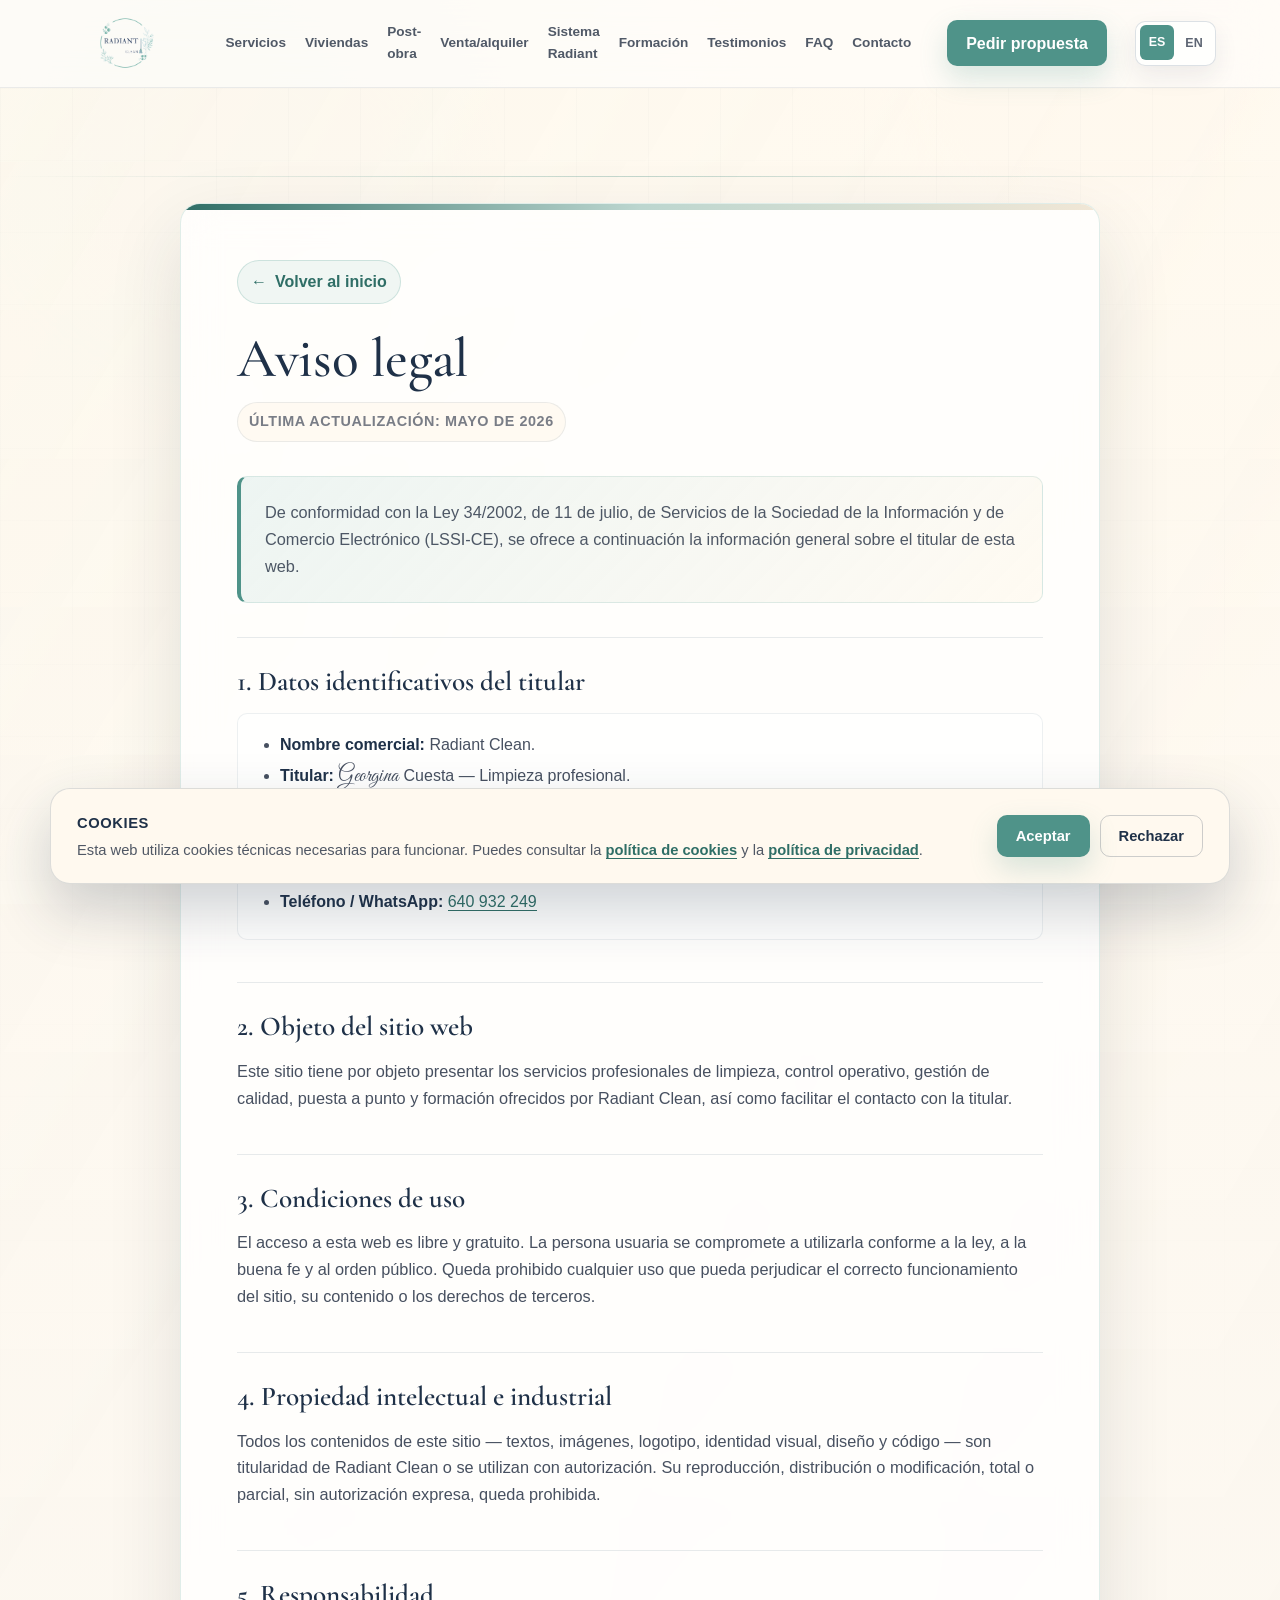
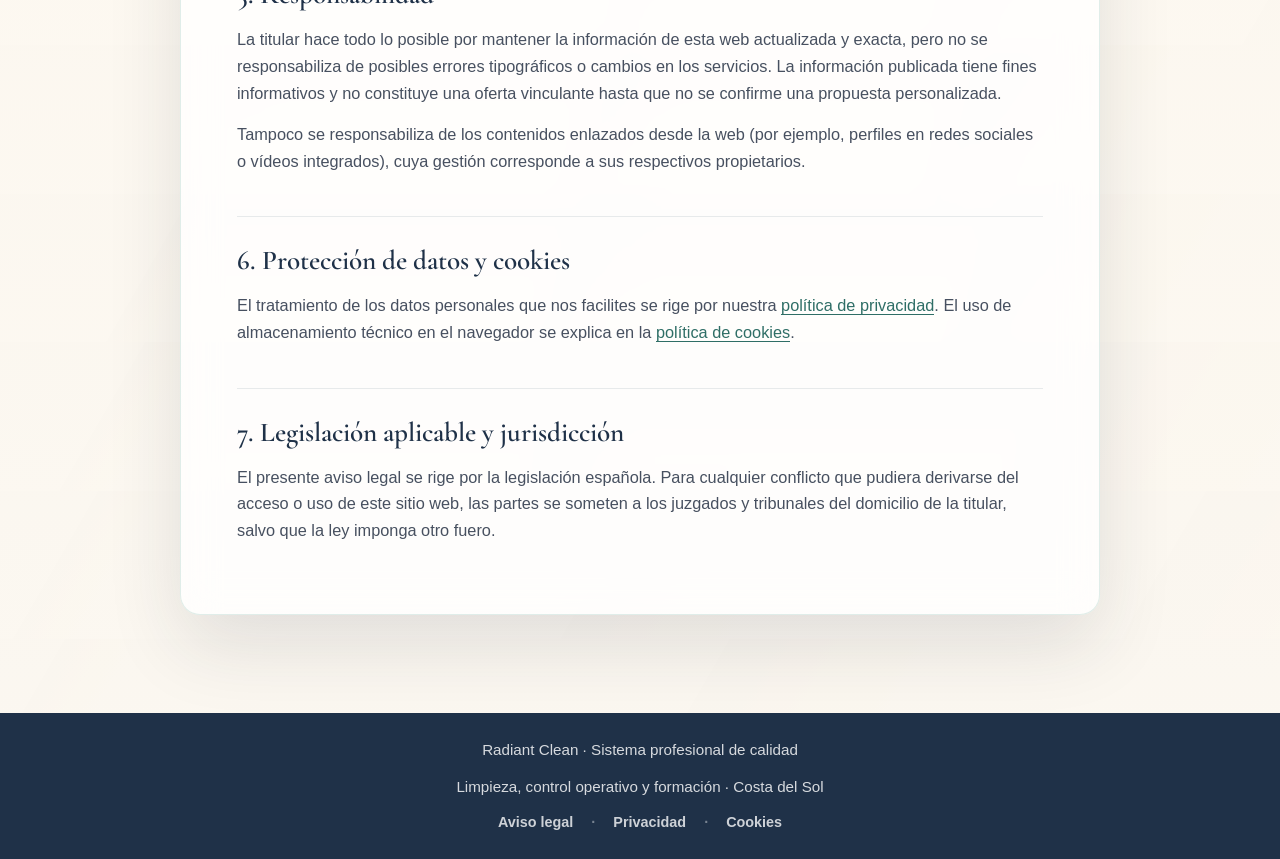
<file: aviso-legal.html>
<!doctype html>
<html lang="es">
  <head>
    <meta charset="utf-8">
    <meta name="viewport" content="width=device-width, initial-scale=1">
    <title>Aviso legal | Radiant Clean</title>
    <meta name="description" content="Aviso legal e información sobre la titularidad del sitio web de Radiant Clean.">
    <meta name="theme-color" content="#1f3148">
    <link rel="icon" href="assets/web/favicon.png">
  <link rel="stylesheet" href="styles.css?v=20260721c">
  <script defer src="script.js?v=20260721c"></script>
  </head>
  <body class="legal-page">
    <a class="skip-link" href="#contenido">Saltar al contenido</a>

    <header class="site-header" data-header>
      <a class="brand" href="index.html#inicio" aria-label="Radiant Clean inicio">
        <img src="assets/radiant-clean-logo.png" alt="Radiant Clean">
      </a>
      <button class="nav-toggle" type="button" aria-controls="main-nav" aria-expanded="false">
        <span></span><span></span><span></span>
        <span class="sr-only">Abrir menú</span>
      </button>
      <nav id="main-nav" class="main-nav" aria-label="Navegación principal">
        <a href="index.html#servicios">Servicios</a>
        <a href="viviendas-vacacionales.html">Viviendas</a>
        <a href="post-obra.html">Post-obra</a>
        <a href="venta-alquiler.html">Venta/alquiler</a>
        <a href="como-trabajo.html">Sistema Radiant</a>
        <a href="formacion.html">Formación</a>
        <a href="index.html#testimonios">Testimonios</a>
        <a href="index.html#faq">FAQ</a>
        <a href="index.html#contacto">Contacto</a>
      </nav>
      <a class="header-cta" href="https://wa.me/34640932249?text=Hola%2C%20quiero%20informaci%C3%B3n%20sobre%20Radiant%20Clean." target="_blank" rel="noreferrer">Pedir propuesta</a>
      <div class="language-switcher" aria-label="Idioma">
        <button class="lang-btn is-active" type="button" data-lang-switch="es">ES</button>
        <button class="lang-btn" type="button" data-lang-switch="en">EN</button>
      </div>
    </header>

    <main id="contenido">
      <section class="legal">
        <div class="legal-shell">
          <a class="legal-back" href="index.html#inicio">Volver al inicio</a>
          <h1>Aviso legal</h1>
          <p class="legal-meta">Última actualización: mayo de 2026</p>

          <div class="legal-content">
            <p>De conformidad con la Ley 34/2002, de 11 de julio, de Servicios de la Sociedad de la Información y de Comercio Electrónico (LSSI-CE), se ofrece a continuación la información general sobre el titular de esta web.</p>

            <h2>1. Datos identificativos del titular</h2>
            <ul>
              <li><strong>Nombre comercial:</strong> Radiant Clean.</li>
              <li><strong>Titular:</strong> Georgina Cuesta — Limpieza profesional.</li>
              <li><strong>NIF:</strong> [a completar por la titular].</li>
              <li><strong>Domicilio:</strong> Fuengirola, Málaga (Costa del Sol).</li>
              <li><strong>Email:</strong> <a href="mailto:info.radiantclean@gmail.com">info.radiantclean@gmail.com</a></li>
              <li><strong>Teléfono / WhatsApp:</strong> <a href="tel:+34640932249">640 932 249</a></li>
            </ul>

            <h2>2. Objeto del sitio web</h2>
            <p>Este sitio tiene por objeto presentar los servicios profesionales de limpieza, control operativo, gestión de calidad, puesta a punto y formación ofrecidos por Radiant Clean, así como facilitar el contacto con la titular.</p>

            <h2>3. Condiciones de uso</h2>
            <p>El acceso a esta web es libre y gratuito. La persona usuaria se compromete a utilizarla conforme a la ley, a la buena fe y al orden público. Queda prohibido cualquier uso que pueda perjudicar el correcto funcionamiento del sitio, su contenido o los derechos de terceros.</p>

            <h2>4. Propiedad intelectual e industrial</h2>
            <p>Todos los contenidos de este sitio — textos, imágenes, logotipo, identidad visual, diseño y código — son titularidad de Radiant Clean o se utilizan con autorización. Su reproducción, distribución o modificación, total o parcial, sin autorización expresa, queda prohibida.</p>

            <h2>5. Responsabilidad</h2>
            <p>La titular hace todo lo posible por mantener la información de esta web actualizada y exacta, pero no se responsabiliza de posibles errores tipográficos o cambios en los servicios. La información publicada tiene fines informativos y no constituye una oferta vinculante hasta que no se confirme una propuesta personalizada.</p>
            <p>Tampoco se responsabiliza de los contenidos enlazados desde la web (por ejemplo, perfiles en redes sociales o vídeos integrados), cuya gestión corresponde a sus respectivos propietarios.</p>

            <h2>6. Protección de datos y cookies</h2>
            <p>El tratamiento de los datos personales que nos facilites se rige por nuestra <a href="privacidad.html">política de privacidad</a>. El uso de almacenamiento técnico en el navegador se explica en la <a href="cookies.html">política de cookies</a>.</p>

            <h2>7. Legislación aplicable y jurisdicción</h2>
            <p>El presente aviso legal se rige por la legislación española. Para cualquier conflicto que pudiera derivarse del acceso o uso de este sitio web, las partes se someten a los juzgados y tribunales del domicilio de la titular, salvo que la ley imponga otro fuero.</p>
          </div>
        </div>
      </section>
    </main>

    <a class="floating-whatsapp" href="https://wa.me/34640932249?text=Hola%2C%20quiero%20informaci%C3%B3n%20sobre%20Radiant%20Clean." target="_blank" rel="noreferrer">
      <span>WhatsApp</span>
      <strong>640 932 249</strong>
    </a>

    <footer class="site-footer">
      <span>Radiant Clean · Sistema profesional de calidad</span>
      <span>Limpieza, control operativo y formación · Costa del Sol</span>
      <div class="footer-row">
        <a href="aviso-legal.html">Aviso legal</a>
        <a href="privacidad.html">Privacidad</a>
        <a href="cookies.html">Cookies</a>
      </div>
    </footer>
  </body>
</html>
</file>
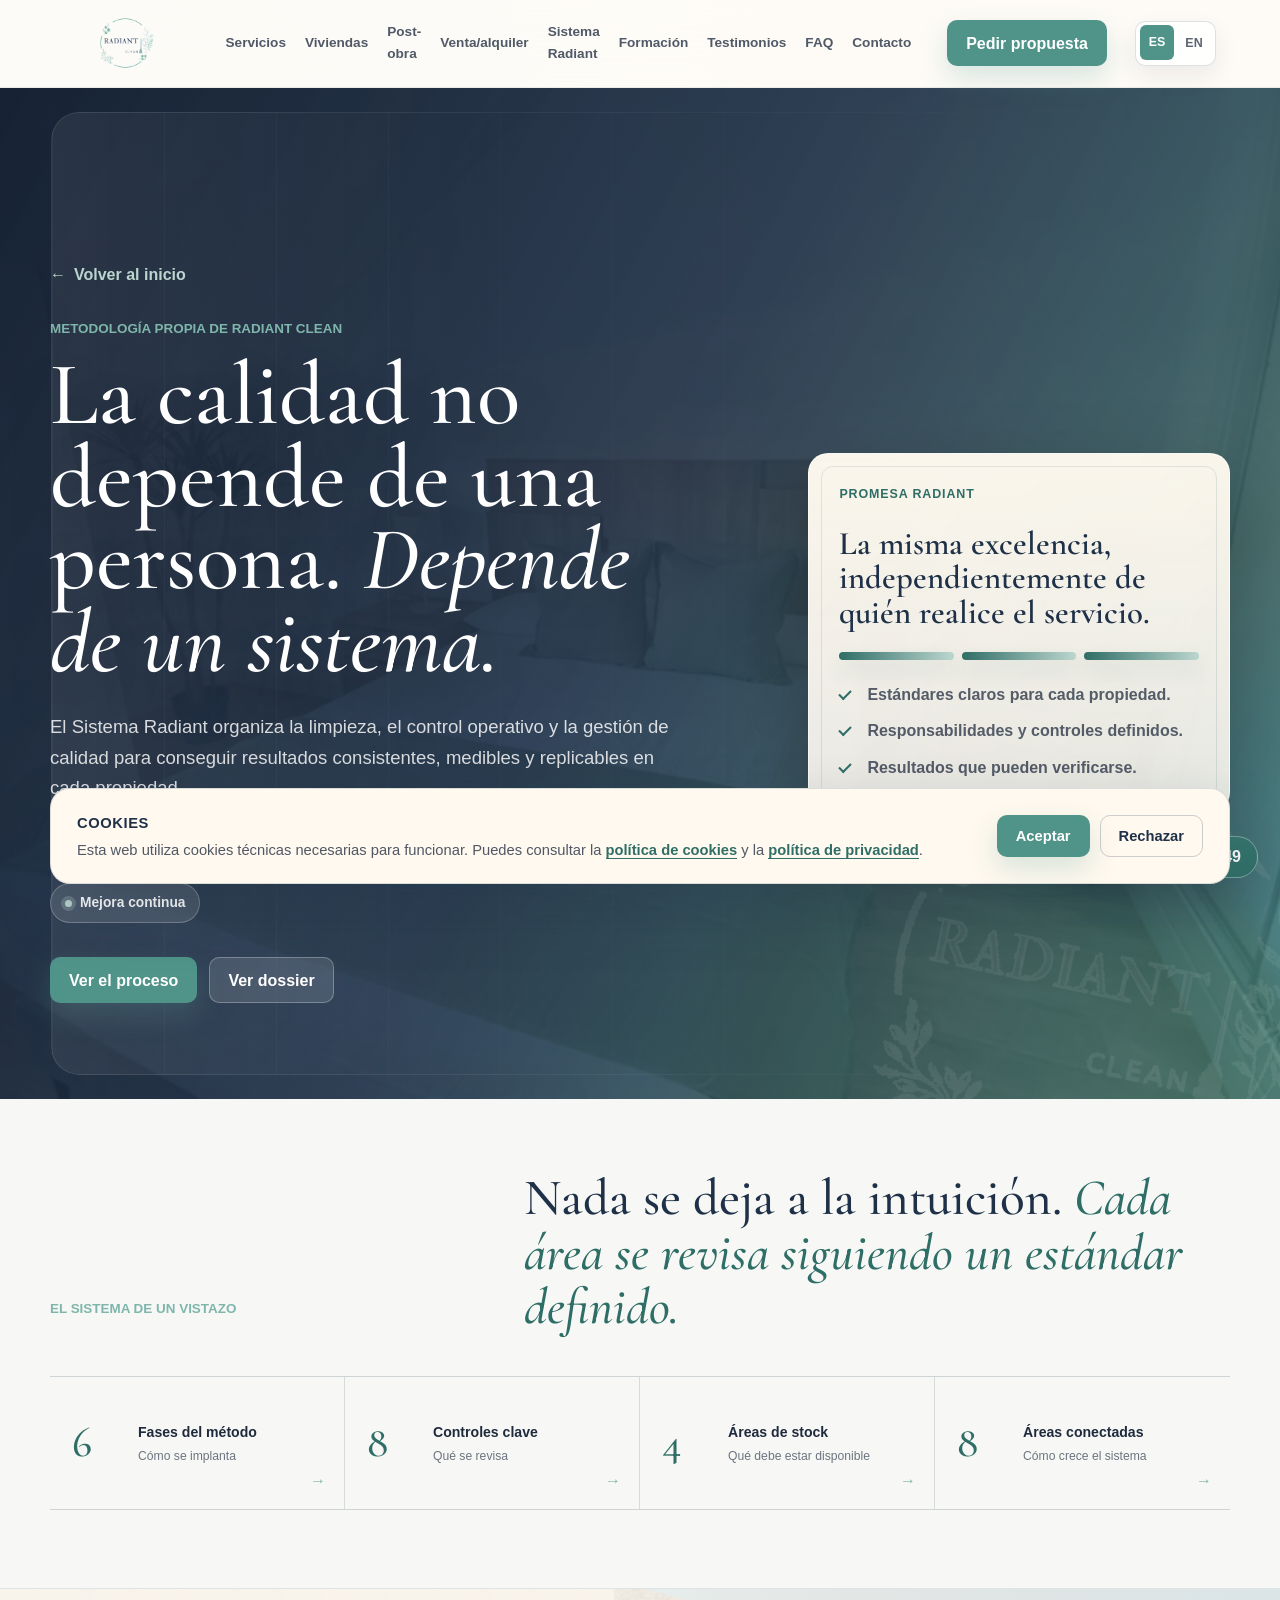
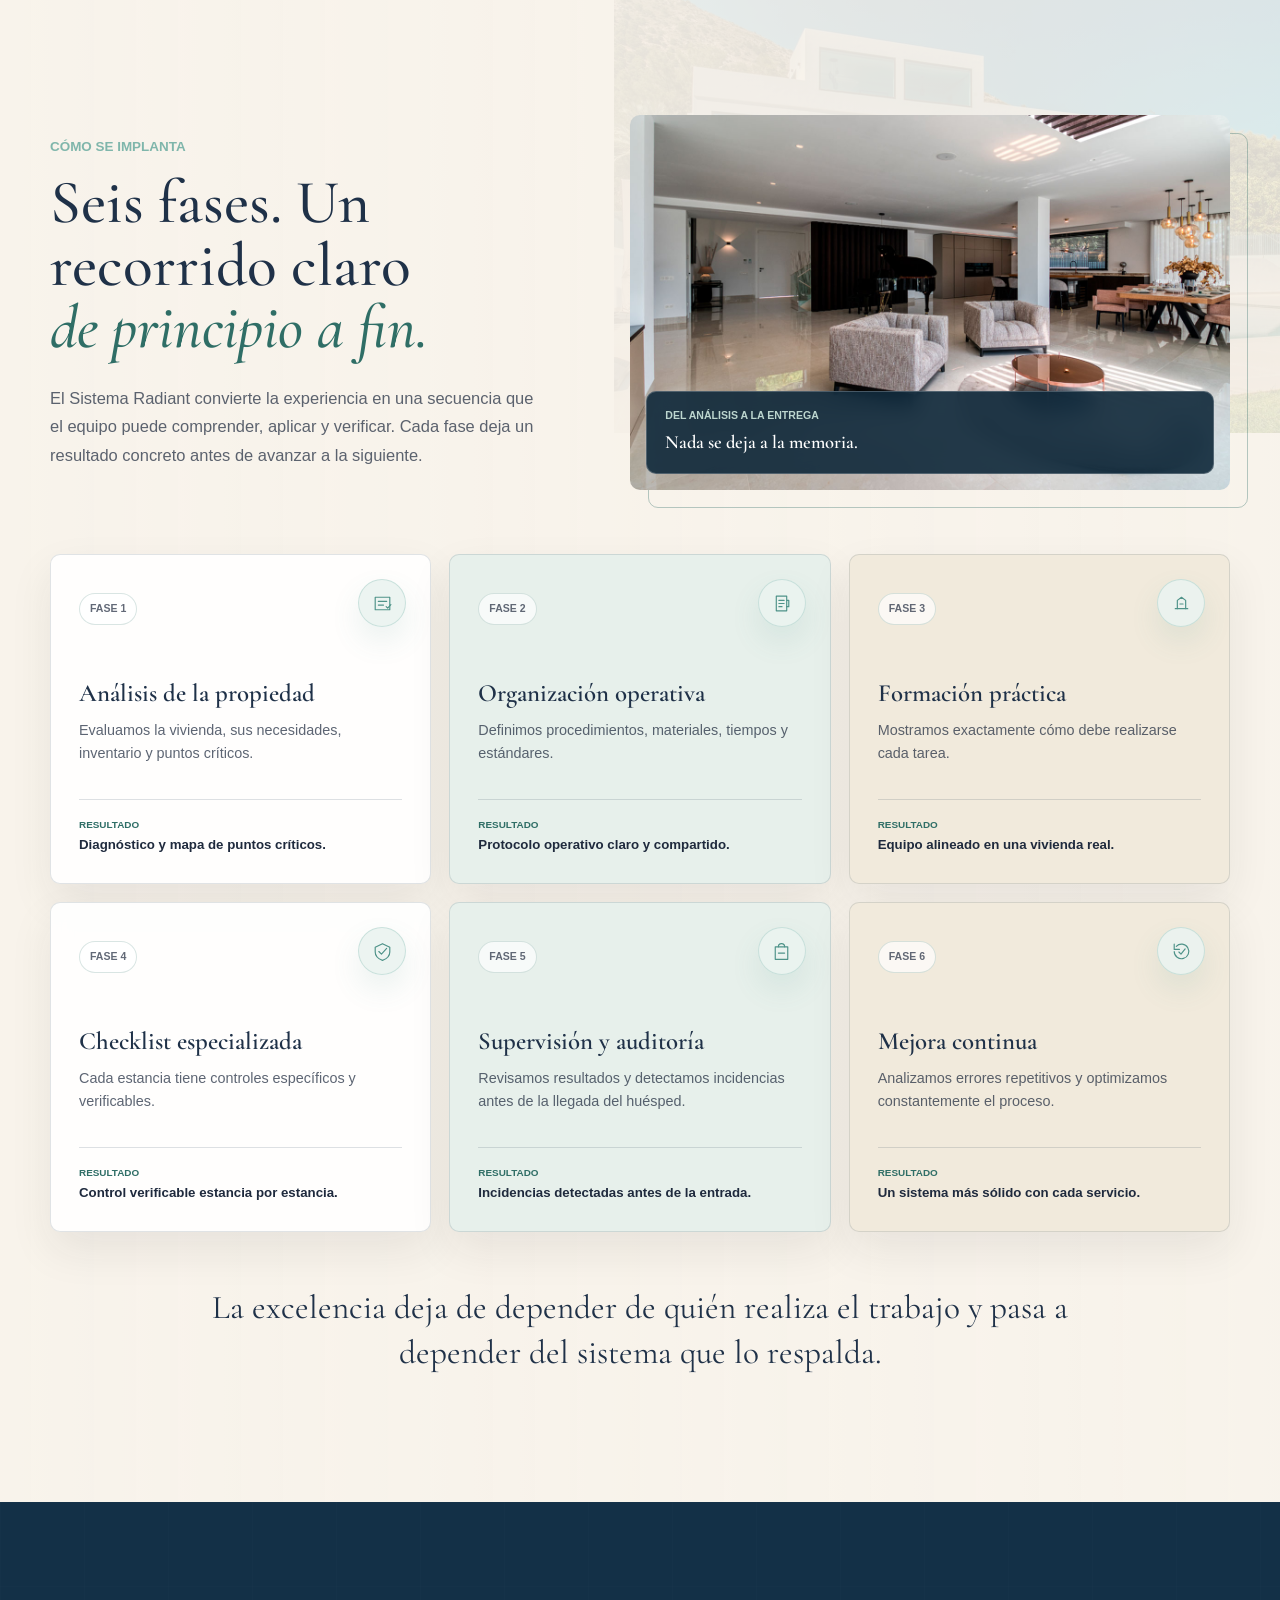
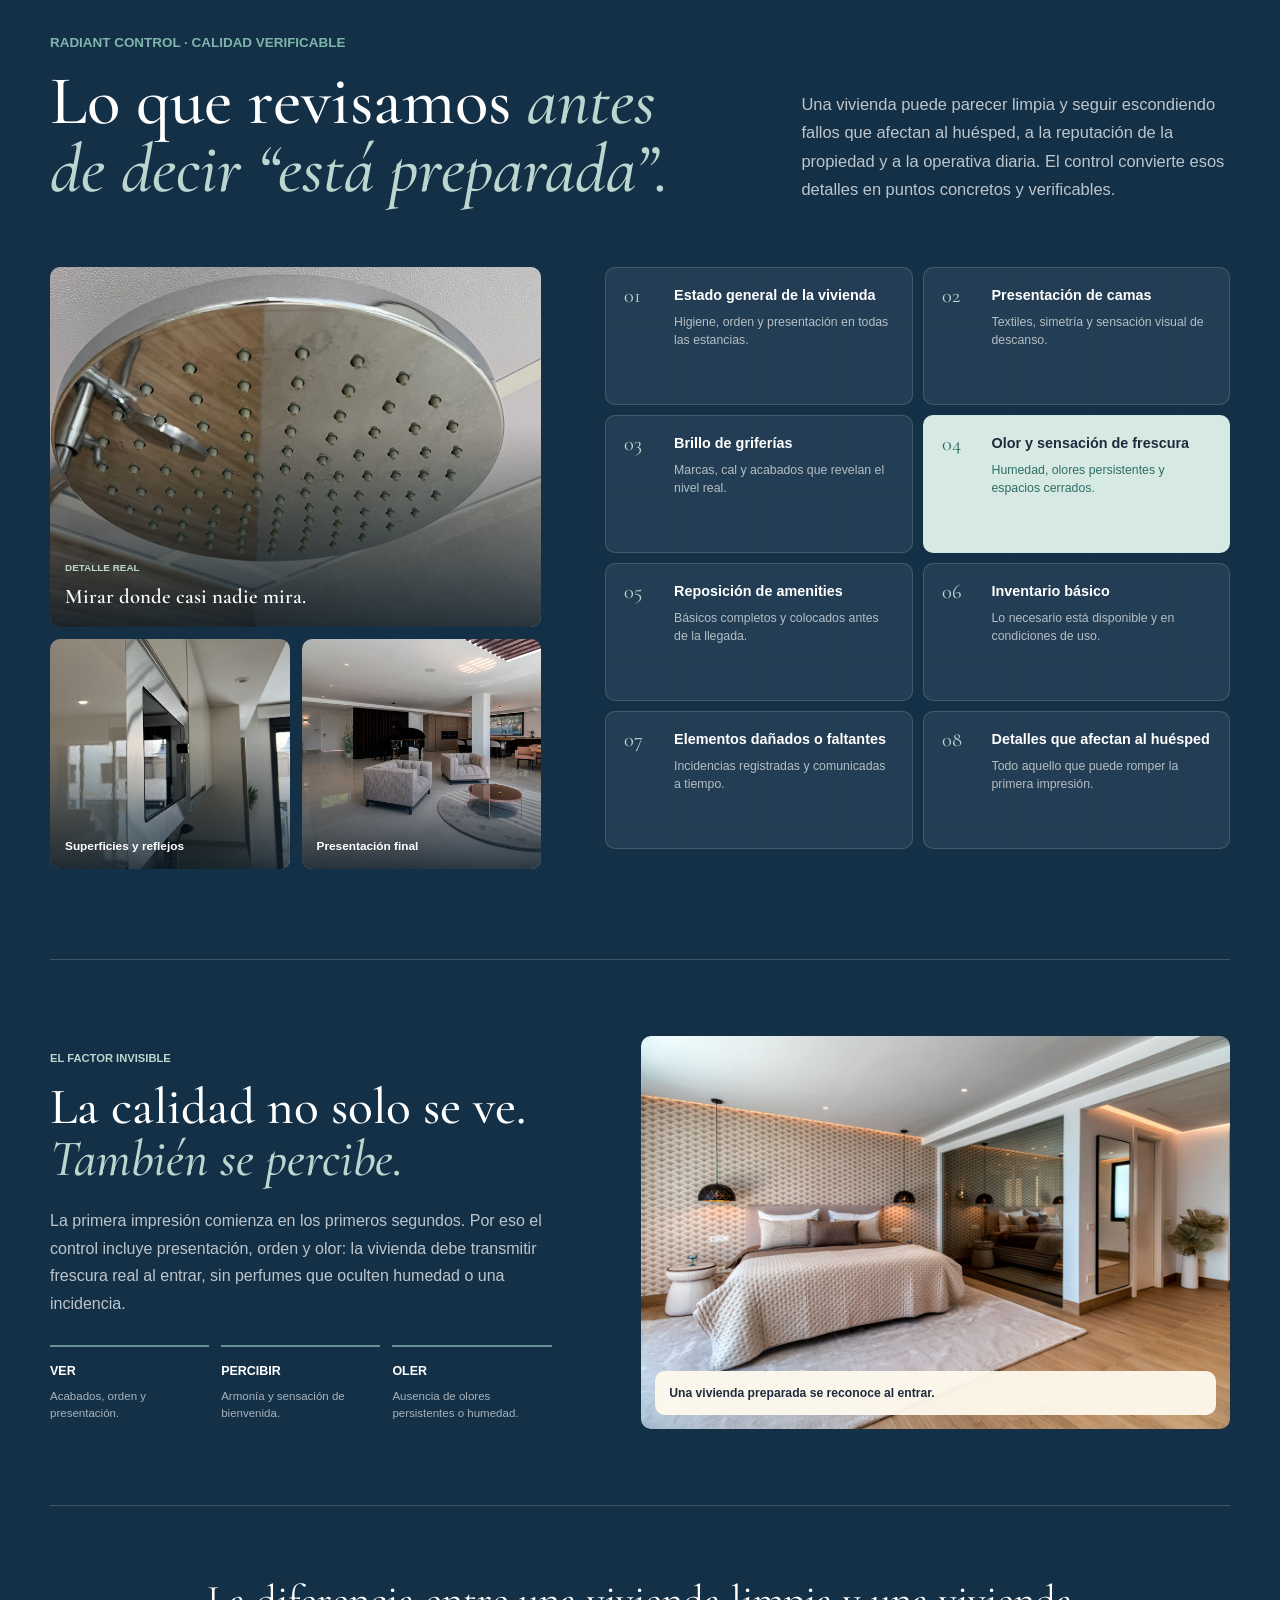
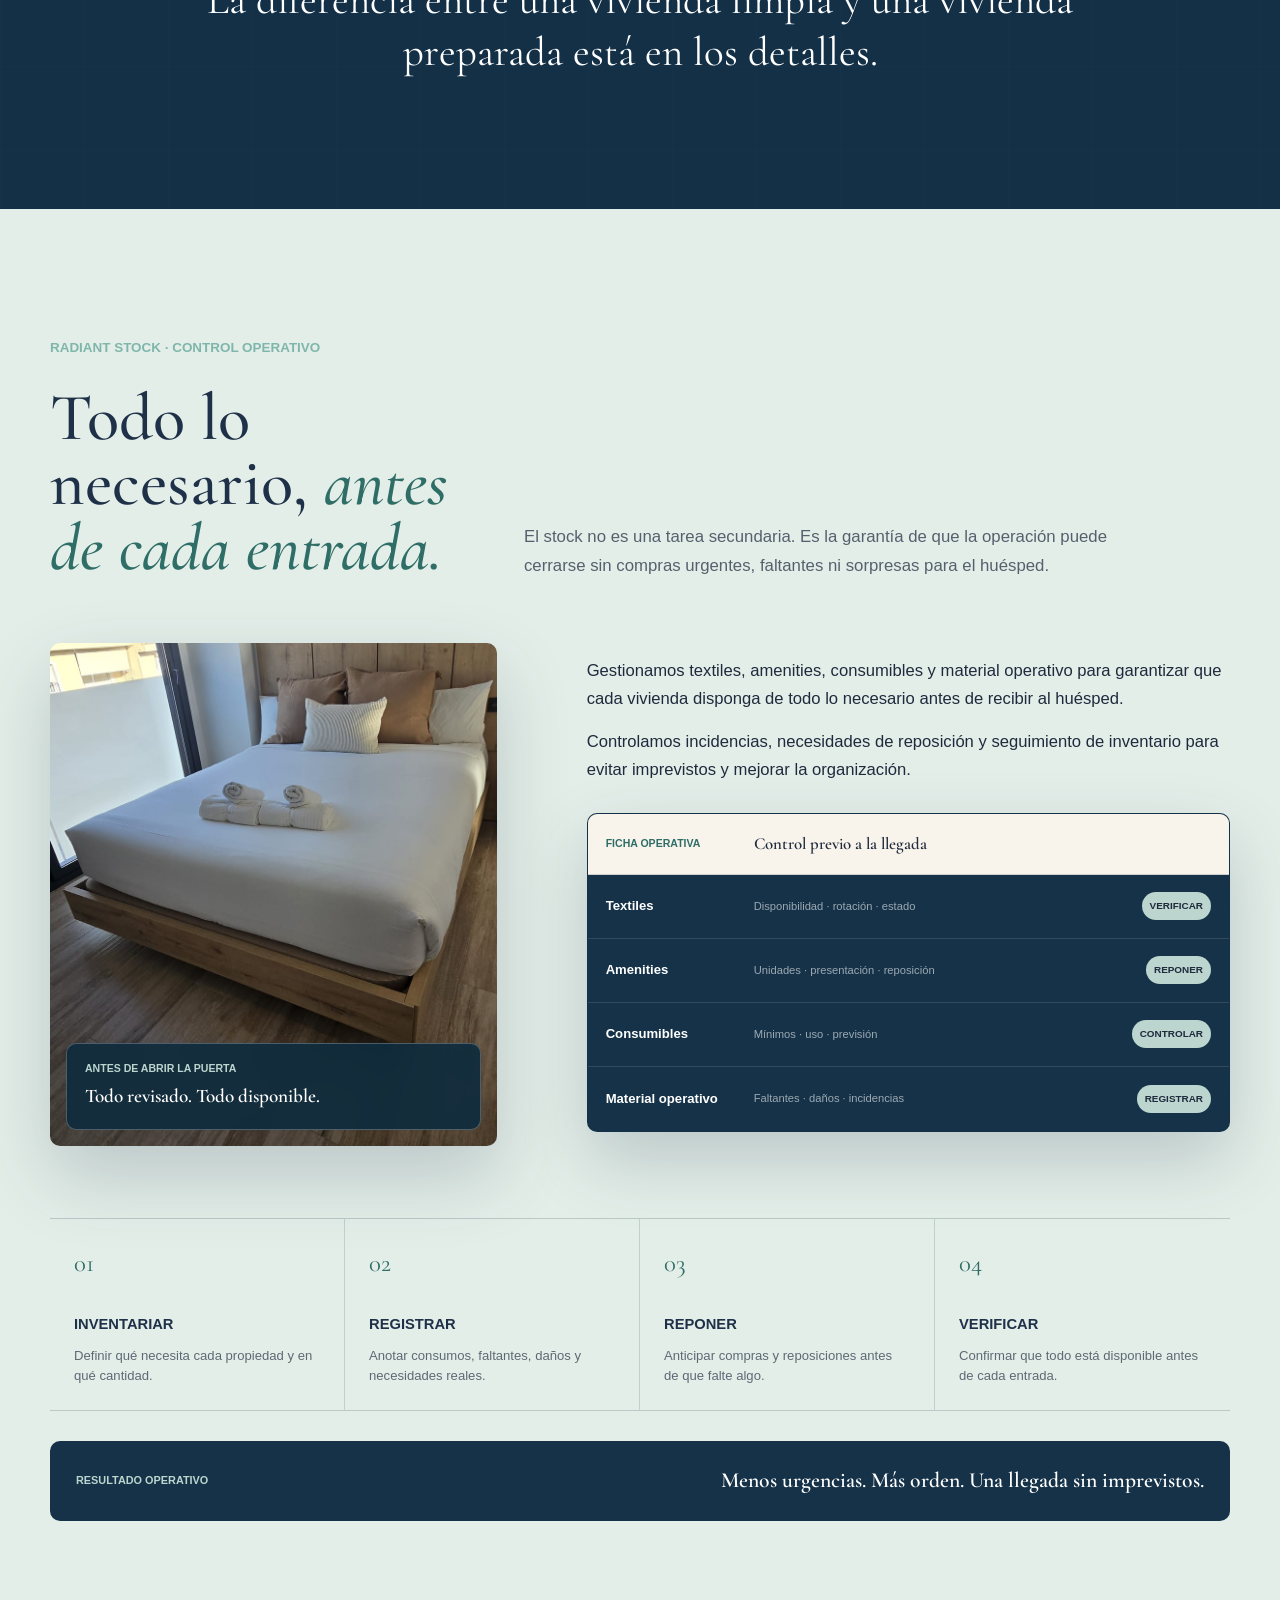
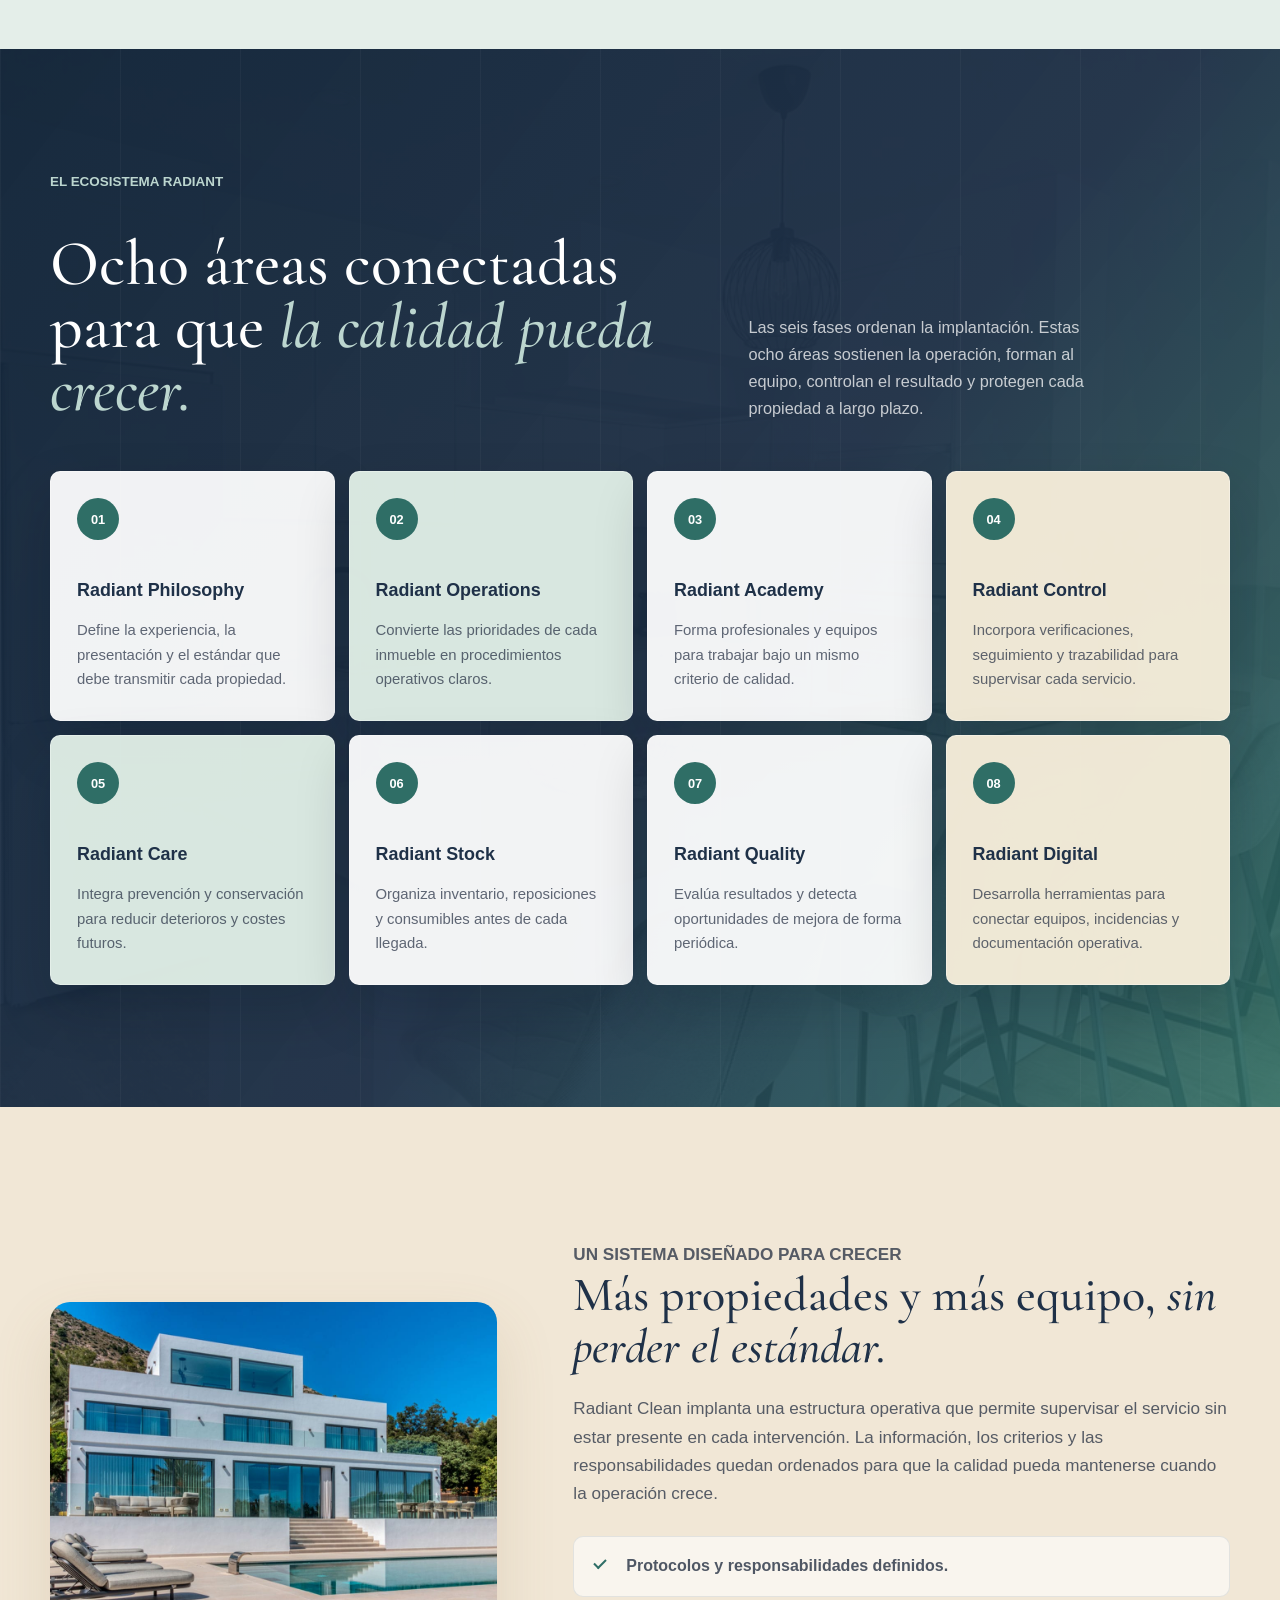
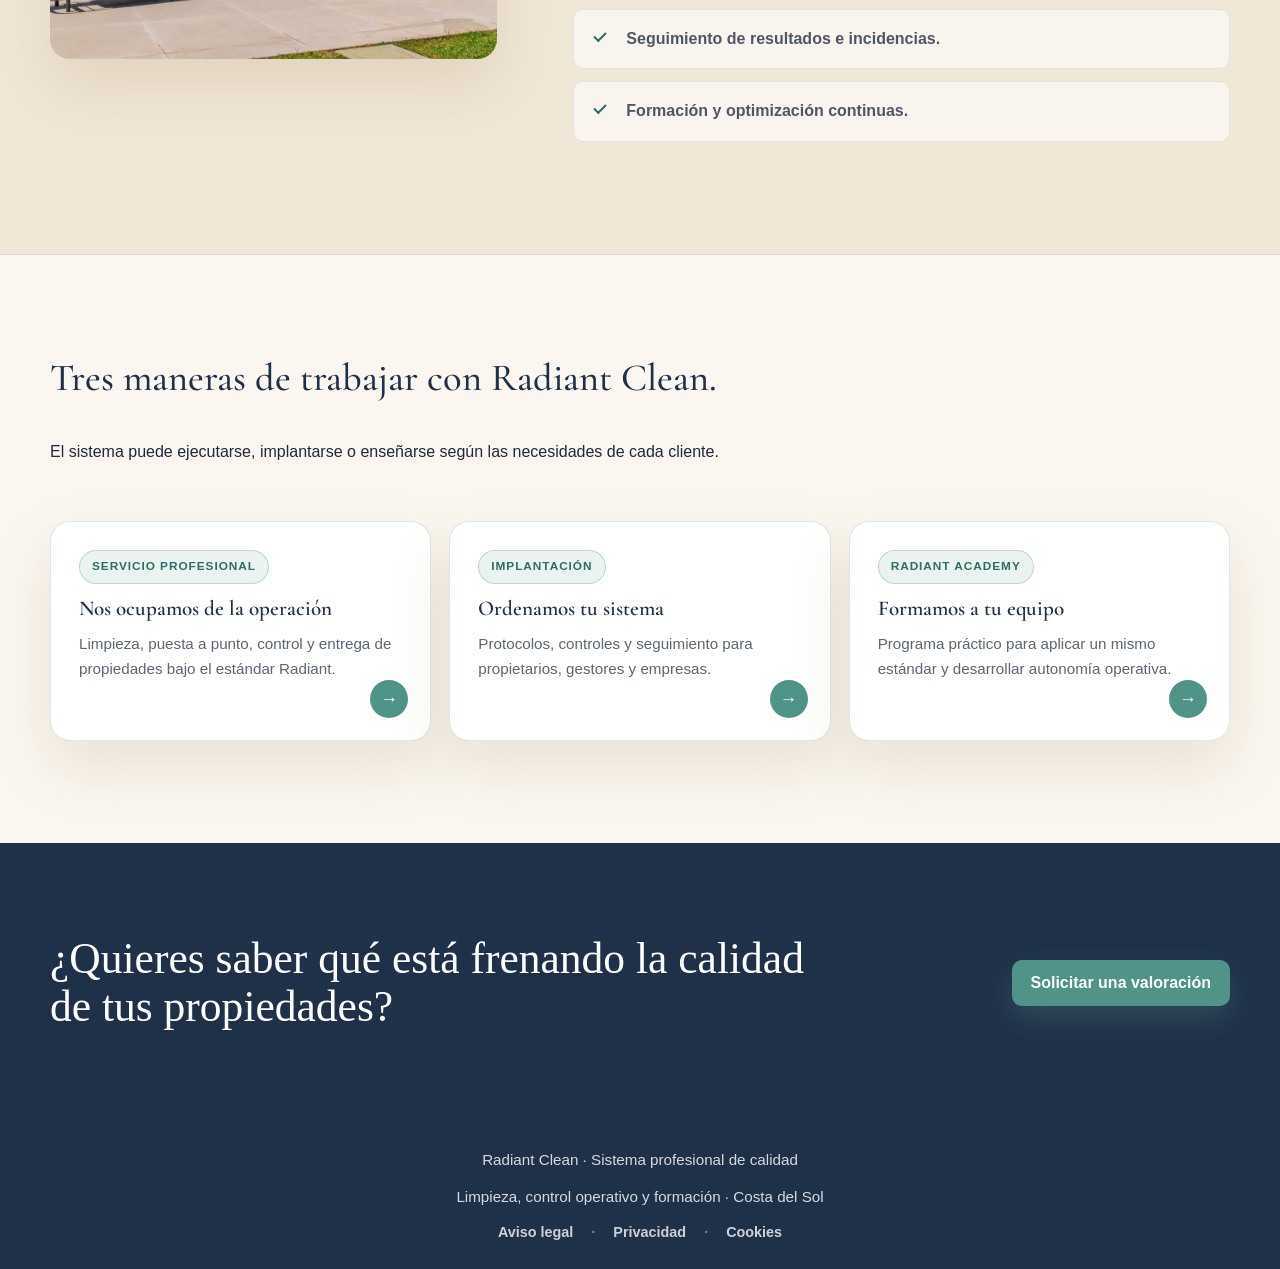
<file: como-trabajo.html>
<!doctype html>
<html lang="es">
  <head>
    <meta charset="utf-8">
    <meta name="viewport" content="width=device-width, initial-scale=1">
    <title>Sistema Radiant | Radiant Clean</title>
    <meta name="description" content="Conoce las seis fases del Sistema Radiant, sus controles de calidad, el factor olor y Radiant Stock para mantener propiedades preparadas y operaciones consistentes.">
    <meta name="theme-color" content="#1f3148">
    <meta property="og:title" content="Sistema Radiant | Radiant Clean">
    <meta property="og:description" content="Seis fases, ocho controles de calidad y un sistema de stock para que cada propiedad esté realmente preparada antes de la llegada.">
    <meta property="og:image" content="assets/web/og-image.jpg">
    <link rel="icon" href="assets/web/favicon.png">
  <link rel="stylesheet" href="styles.css?v=20260721c">
  <script defer src="script.js?v=20260721c"></script>
  </head>
  <body>
    <a class="skip-link" href="#contenido">Saltar al contenido</a>

    <header class="site-header" data-header>
      <a class="brand" href="index.html#inicio" aria-label="Radiant Clean inicio">
        <img src="assets/radiant-clean-logo.png" alt="Radiant Clean">
      </a>
      <button class="nav-toggle" type="button" aria-controls="main-nav" aria-expanded="false">
        <span></span><span></span><span></span>
        <span class="sr-only">Abrir menú</span>
      </button>
      <nav id="main-nav" class="main-nav" aria-label="Navegación principal">
        <a href="index.html#servicios">Servicios</a>
        <a href="viviendas-vacacionales.html">Viviendas</a>
        <a href="post-obra.html">Post-obra</a>
        <a href="venta-alquiler.html">Venta/alquiler</a>
        <a href="como-trabajo.html">Sistema Radiant</a>
        <a href="formacion.html">Formación</a>
        <a href="index.html#testimonios">Testimonios</a>
        <a href="index.html#faq">FAQ</a>
        <a href="index.html#contacto">Contacto</a>
      </nav>
      <a class="header-cta" href="https://wa.me/34640932249?text=Hola%2C%20quiero%20conocer%20c%C3%B3mo%20trabaja%20Radiant%20Clean." target="_blank" rel="noreferrer">Pedir propuesta</a>
      <div class="language-switcher" aria-label="Idioma">
        <button class="lang-btn is-active" type="button" data-lang-switch="es">ES</button>
        <button class="lang-btn" type="button" data-lang-switch="en">EN</button>
      </div>
    </header>

    <main id="contenido">
      <section class="work-hero">
        <div class="section-shell work-hero-grid">
          <div class="work-hero-copy reveal">
            <a class="detail-back" href="index.html#inicio">Volver al inicio</a>
            <p class="eyebrow">Metodología propia de Radiant Clean</p>
            <h1>La calidad no depende de una persona. <em>Depende de un sistema.</em></h1>
            <p>
              El Sistema Radiant organiza la limpieza, el control operativo y la gestión de calidad
              para conseguir resultados consistentes, medibles y replicables en cada propiedad.
            </p>
            <div class="detail-highlights" aria-label="Claves del método">
              <span>Procesos definidos</span>
              <span>Control verificable</span>
              <span>Equipos alineados</span>
              <span>Mejora continua</span>
            </div>
            <div class="hero-actions">
              <a class="btn btn-primary" href="#proceso">Ver el proceso</a>
              <a class="btn btn-secondary" href="assets/Cuidado-y-excelencia-en-cada-espacio.pdf" target="_blank" rel="noreferrer">Ver dossier</a>
            </div>
          </div>

          <aside class="work-hero-panel reveal" aria-label="Resumen del estándar Radiant">
            <span class="work-panel-label">Promesa Radiant</span>
            <strong>La misma excelencia, independientemente de quién realice el servicio.</strong>
            <div class="work-panel-meter" aria-hidden="true">
              <span></span><span></span><span></span>
            </div>
            <ul>
              <li>Estándares claros para cada propiedad.</li>
              <li>Responsabilidades y controles definidos.</li>
              <li>Resultados que pueden verificarse.</li>
            </ul>
          </aside>
        </div>
      </section>

      <section class="work-route" aria-labelledby="work-route-title">
        <div class="section-shell">
          <div class="work-route-heading reveal">
            <p class="section-kicker">El sistema de un vistazo</p>
            <h2 id="work-route-title">Nada se deja a la intuición. <em>Cada área se revisa siguiendo un estándar definido.</em></h2>
          </div>
          <nav class="work-route-grid" aria-label="Recorrido por el Sistema Radiant">
            <a href="#proceso"><strong>6</strong><span>Fases del método</span><small>Cómo se implanta</small></a>
            <a href="#control-calidad"><strong>8</strong><span>Controles clave</span><small>Qué se revisa</small></a>
            <a href="#radiant-stock"><strong>4</strong><span>Áreas de stock</span><small>Qué debe estar disponible</small></a>
            <a href="#ecosistema-radiant"><strong>8</strong><span>Áreas conectadas</span><small>Cómo crece el sistema</small></a>
          </nav>
        </div>
      </section>

      <section id="proceso" class="work-process">
        <div class="section-shell">
          <div class="work-process-heading">
            <div class="method-heading reveal">
              <p class="section-kicker">Cómo se implanta</p>
              <h2>Seis fases. Un recorrido claro <em>de principio a fin.</em></h2>
              <p>El Sistema Radiant convierte la experiencia en una secuencia que el equipo puede comprender, aplicar y verificar. Cada fase deja un resultado concreto antes de avanzar a la siguiente.</p>
            </div>
            <figure class="work-process-image reveal">
              <img src="assets/web/radiant-living-ready.jpg" alt="Propiedad preparada después de completar las seis fases del Sistema Radiant">
              <figcaption><span>Del análisis a la entrega</span><strong>Nada se deja a la memoria.</strong></figcaption>
            </figure>
          </div>
          <ol class="method-list work-process-list">
            <li class="reveal">
              <span class="phase-label">Fase 1</span>
              <span class="method-icon" aria-hidden="true"><svg viewBox="0 0 48 48"><path d="M10 12h28v24H10z"></path><path d="M16 20h16M16 27h10"></path><path d="m31 30 3 3 6-7"></path></svg></span>
              <strong>Análisis de la propiedad</strong>
              <span>Evaluamos la vivienda, sus necesidades, inventario y puntos críticos.</span>
              <em class="phase-result"><small>Resultado</small>Diagnóstico y mapa de puntos críticos.</em>
            </li>
            <li class="reveal">
              <span class="phase-label">Fase 2</span>
              <span class="method-icon" aria-hidden="true"><svg viewBox="0 0 48 48"><path d="M14 10h20v28H14z"></path><path d="M19 18h10M19 24h10M19 30h6"></path><path d="M34 18h4v12h-4"></path></svg></span>
              <strong>Organización operativa</strong>
              <span>Definimos procedimientos, materiales, tiempos y estándares.</span>
              <em class="phase-result"><small>Resultado</small>Protocolo operativo claro y compartido.</em>
            </li>
            <li class="reveal">
              <span class="phase-label">Fase 3</span>
              <span class="method-icon" aria-hidden="true"><svg viewBox="0 0 48 48"><path d="M12 34h24"></path><path d="M16 34V18l8-6 8 6v16"></path><path d="M21 25h6"></path></svg></span>
              <strong>Formación práctica</strong>
              <span>Mostramos exactamente cómo debe realizarse cada tarea.</span>
              <em class="phase-result"><small>Resultado</small>Equipo alineado en una vivienda real.</em>
            </li>
            <li class="reveal">
              <span class="phase-label">Fase 4</span>
              <span class="method-icon" aria-hidden="true"><svg viewBox="0 0 48 48"><path d="M24 9 38 16v9c0 8-5.5 13-14 16-8.5-3-14-8-14-16v-9z"></path><path d="m17 24 5 5 10-11"></path></svg></span>
              <strong>Checklist especializada</strong>
              <span>Cada estancia tiene controles específicos y verificables.</span>
              <em class="phase-result"><small>Resultado</small>Control verificable estancia por estancia.</em>
            </li>
            <li class="reveal">
              <span class="phase-label">Fase 5</span>
              <span class="method-icon" aria-hidden="true"><svg viewBox="0 0 48 48"><path d="M12 15h24v24H12z"></path><path d="M18 15a6 6 0 0 1 12 0"></path><path d="M18 27h12"></path></svg></span>
              <strong>Supervisión y auditoría</strong>
              <span>Revisamos resultados y detectamos incidencias antes de la llegada del huésped.</span>
              <em class="phase-result"><small>Resultado</small>Incidencias detectadas antes de la entrada.</em>
            </li>
            <li class="reveal">
              <span class="phase-label">Fase 6</span>
              <span class="method-icon" aria-hidden="true"><svg viewBox="0 0 48 48"><path d="M10 24a14 14 0 1 0 4-10"></path><path d="M10 10v10h10"></path><path d="m19 25 4 4 8-10"></path></svg></span>
              <strong>Mejora continua</strong>
              <span>Analizamos errores repetitivos y optimizamos constantemente el proceso.</span>
              <em class="phase-result"><small>Resultado</small>Un sistema más sólido con cada servicio.</em>
            </li>
          </ol>
          <p class="work-process-close reveal">La excelencia deja de depender de quién realiza el trabajo y pasa a depender del sistema que lo respalda.</p>
        </div>
      </section>

      <section id="control-calidad" class="work-quality">
        <div class="section-shell">
          <div class="work-quality-heading reveal">
            <div>
              <p class="section-kicker">Radiant Control · Calidad verificable</p>
              <h2>Lo que revisamos <em>antes de decir “está preparada”.</em></h2>
            </div>
            <p>Una vivienda puede parecer limpia y seguir escondiendo fallos que afectan al huésped, a la reputación de la propiedad y a la operativa diaria. El control convierte esos detalles en puntos concretos y verificables.</p>
          </div>

          <div class="work-quality-showcase">
            <div class="work-quality-media reveal">
              <figure class="work-quality-media-main">
                <img src="assets/web/radiant-detail-shower.jpg" alt="Detalle de una ducha revisado durante el control de calidad">
                <figcaption><span>Detalle real</span><strong>Mirar donde casi nadie mira.</strong></figcaption>
              </figure>
              <figure>
                <img src="assets/web/radiant-detail-kitchen.jpg" alt="Acabado de cocina comprobado de cerca">
                <figcaption>Superficies y reflejos</figcaption>
              </figure>
              <figure>
                <img src="assets/web/radiant-living-ready.jpg" alt="Salón preparado después de la revisión final">
                <figcaption>Presentación final</figcaption>
              </figure>
            </div>

            <ol class="work-quality-list" aria-label="Puntos del control de calidad">
              <li class="reveal"><span>01</span><div><strong>Estado general de la vivienda</strong><small>Higiene, orden y presentación en todas las estancias.</small></div></li>
              <li class="reveal"><span>02</span><div><strong>Presentación de camas</strong><small>Textiles, simetría y sensación visual de descanso.</small></div></li>
              <li class="reveal"><span>03</span><div><strong>Brillo de griferías</strong><small>Marcas, cal y acabados que revelan el nivel real.</small></div></li>
              <li class="reveal work-quality-odor"><span>04</span><div><strong>Olor y sensación de frescura</strong><small>Humedad, olores persistentes y espacios cerrados.</small></div></li>
              <li class="reveal"><span>05</span><div><strong>Reposición de amenities</strong><small>Básicos completos y colocados antes de la llegada.</small></div></li>
              <li class="reveal"><span>06</span><div><strong>Inventario básico</strong><small>Lo necesario está disponible y en condiciones de uso.</small></div></li>
              <li class="reveal"><span>07</span><div><strong>Elementos dañados o faltantes</strong><small>Incidencias registradas y comunicadas a tiempo.</small></div></li>
              <li class="reveal"><span>08</span><div><strong>Detalles que afectan al huésped</strong><small>Todo aquello que puede romper la primera impresión.</small></div></li>
            </ol>
          </div>

          <div class="work-quality-senses">
            <div class="work-quality-senses-copy reveal">
              <span>El factor invisible</span>
              <h3>La calidad no solo se ve. <em>También se percibe.</em></h3>
              <p>La primera impresión comienza en los primeros segundos. Por eso el control incluye presentación, orden y olor: la vivienda debe transmitir frescura real al entrar, sin perfumes que oculten humedad o una incidencia.</p>
              <ul>
                <li><strong>Ver</strong><small>Acabados, orden y presentación.</small></li>
                <li><strong>Percibir</strong><small>Armonía y sensación de bienvenida.</small></li>
                <li><strong>Oler</strong><small>Ausencia de olores persistentes o humedad.</small></li>
              </ul>
            </div>
            <figure class="reveal">
              <img src="assets/web/radiant-bedroom-ready.jpg" alt="Dormitorio preparado con una presentación cuidada y sensación de frescura">
              <figcaption>Una vivienda preparada se reconoce al entrar.</figcaption>
            </figure>
          </div>

          <p class="work-quality-close reveal">La diferencia entre una vivienda limpia y una vivienda preparada está en los detalles.</p>
        </div>
      </section>

      <section id="radiant-stock" class="work-stock">
        <div class="section-shell">
          <div class="work-stock-heading reveal">
            <p class="section-kicker">Radiant Stock · Control operativo</p>
            <h2>Todo lo necesario, <em>antes de cada entrada.</em></h2>
            <p>El stock no es una tarea secundaria. Es la garantía de que la operación puede cerrarse sin compras urgentes, faltantes ni sorpresas para el huésped.</p>
          </div>

          <div class="work-stock-grid">
            <div class="work-stock-visual reveal">
              <img src="assets/web/radiant-stock-textiles.jpg" alt="Dormitorio con textiles y toallas preparados antes de la entrada">
              <div class="work-stock-visual-label">
                <span>Antes de abrir la puerta</span>
                <strong>Todo revisado. Todo disponible.</strong>
              </div>
            </div>
            <div class="work-stock-copy reveal">
              <p>Gestionamos textiles, amenities, consumibles y material operativo para garantizar que cada vivienda disponga de todo lo necesario antes de recibir al huésped.</p>
              <p>Controlamos incidencias, necesidades de reposición y seguimiento de inventario para evitar imprevistos y mejorar la organización.</p>

              <div class="work-stock-board" aria-label="Áreas controladas por Radiant Stock">
                <div class="work-stock-board-head"><span>Ficha operativa</span><strong>Control previo a la llegada</strong></div>
                <div><span>Textiles</span><small>Disponibilidad · rotación · estado</small><strong>Verificar</strong></div>
                <div><span>Amenities</span><small>Unidades · presentación · reposición</small><strong>Reponer</strong></div>
                <div><span>Consumibles</span><small>Mínimos · uso · previsión</small><strong>Controlar</strong></div>
                <div><span>Material operativo</span><small>Faltantes · daños · incidencias</small><strong>Registrar</strong></div>
              </div>
            </div>
          </div>

          <ol class="work-stock-cycle" aria-label="Ciclo operativo de Radiant Stock">
            <li class="reveal"><span>01</span><strong>Inventariar</strong><p>Definir qué necesita cada propiedad y en qué cantidad.</p></li>
            <li class="reveal"><span>02</span><strong>Registrar</strong><p>Anotar consumos, faltantes, daños y necesidades reales.</p></li>
            <li class="reveal"><span>03</span><strong>Reponer</strong><p>Anticipar compras y reposiciones antes de que falte algo.</p></li>
            <li class="reveal"><span>04</span><strong>Verificar</strong><p>Confirmar que todo está disponible antes de cada entrada.</p></li>
          </ol>

          <div class="work-stock-result reveal"><span>Resultado operativo</span><strong>Menos urgencias. Más orden. Una llegada sin imprevistos.</strong></div>
        </div>
      </section>

      <section id="ecosistema-radiant" class="radiant-pillars">
        <div class="section-shell">
          <div class="radiant-pillars-heading reveal">
            <p class="section-kicker">El ecosistema Radiant</p>
            <h2>Ocho áreas conectadas para que <em>la calidad pueda crecer.</em></h2>
            <p>Las seis fases ordenan la implantación. Estas ocho áreas sostienen la operación, forman al equipo, controlan el resultado y protegen cada propiedad a largo plazo.</p>
          </div>
          <div class="radiant-pillar-grid">
            <article class="radiant-pillar reveal"><span>01</span><strong>Radiant Philosophy</strong><p>Define la experiencia, la presentación y el estándar que debe transmitir cada propiedad.</p></article>
            <article class="radiant-pillar reveal"><span>02</span><strong>Radiant Operations</strong><p>Convierte las prioridades de cada inmueble en procedimientos operativos claros.</p></article>
            <article class="radiant-pillar reveal"><span>03</span><strong>Radiant Academy</strong><p>Forma profesionales y equipos para trabajar bajo un mismo criterio de calidad.</p></article>
            <article class="radiant-pillar reveal"><span>04</span><strong>Radiant Control</strong><p>Incorpora verificaciones, seguimiento y trazabilidad para supervisar cada servicio.</p></article>
            <article class="radiant-pillar reveal"><span>05</span><strong>Radiant Care</strong><p>Integra prevención y conservación para reducir deterioros y costes futuros.</p></article>
            <article class="radiant-pillar reveal"><span>06</span><strong>Radiant Stock</strong><p>Organiza inventario, reposiciones y consumibles antes de cada llegada.</p></article>
            <article class="radiant-pillar reveal"><span>07</span><strong>Radiant Quality</strong><p>Evalúa resultados y detecta oportunidades de mejora de forma periódica.</p></article>
            <article class="radiant-pillar reveal"><span>08</span><strong>Radiant Digital</strong><p>Desarrolla herramientas para conectar equipos, incidencias y documentación operativa.</p></article>
          </div>
        </div>
      </section>

      <section class="work-supervision radiant-scale">
        <div class="section-shell work-supervision-grid">
          <img src="assets/web/radiant-villa-pool.jpg" alt="Villa preparada bajo el estándar Radiant">
          <div class="work-supervision-copy reveal">
            <p class="section-kicker">Un sistema diseñado para crecer</p>
            <h2>Más propiedades y más equipo, <em>sin perder el estándar.</em></h2>
            <p>Radiant Clean implanta una estructura operativa que permite supervisar el servicio sin estar presente en cada intervención. La información, los criterios y las responsabilidades quedan ordenados para que la calidad pueda mantenerse cuando la operación crece.</p>
            <ul>
              <li>Protocolos y responsabilidades definidos.</li>
              <li>Seguimiento de resultados e incidencias.</li>
              <li>Formación y optimización continuas.</li>
            </ul>
          </div>
        </div>
      </section>

      <section class="detail-related">
        <div class="section-shell">
          <div class="detail-related-heading">
            <h2>Tres maneras de trabajar con Radiant Clean.</h2>
            <p>El sistema puede ejecutarse, implantarse o enseñarse según las necesidades de cada cliente.</p>
          </div>
          <div class="related-grid">
            <a class="related-card" href="viviendas-vacacionales.html">
              <span class="related-tag">Servicio profesional</span>
              <strong>Nos ocupamos de la operación</strong>
              <p>Limpieza, puesta a punto, control y entrega de propiedades bajo el estándar Radiant.</p>
            </a>
            <a class="related-card" href="post-obra.html">
              <span class="related-tag">Implantación</span>
              <strong>Ordenamos tu sistema</strong>
              <p>Protocolos, controles y seguimiento para propietarios, gestores y empresas.</p>
            </a>
            <a class="related-card" href="formacion.html">
              <span class="related-tag">Radiant Academy</span>
              <strong>Formamos a tu equipo</strong>
              <p>Programa práctico para aplicar un mismo estándar y desarrollar autonomía operativa.</p>
            </a>
          </div>
        </div>
      </section>

      <section class="detail-cta">
        <div class="section-shell">
          <h2>¿Quieres saber qué está frenando la calidad de tus propiedades?</h2>
          <a class="btn btn-primary" href="https://wa.me/34640932249?text=Hola%2C%20quiero%20informaci%C3%B3n%20sobre%20el%20Sistema%20Radiant." target="_blank" rel="noreferrer">Solicitar una valoración</a>
        </div>
      </section>
    </main>

    <a class="floating-whatsapp" href="https://wa.me/34640932249?text=Hola%2C%20quiero%20conocer%20el%20m%C3%A9todo%20Radiant%20Clean." target="_blank" rel="noreferrer">
      <span>WhatsApp</span>
      <strong>640 932 249</strong>
    </a>

    <footer class="site-footer">
      <span>Radiant Clean · Sistema profesional de calidad</span>
      <span>Limpieza, control operativo y formación · Costa del Sol</span>
      <div class="footer-row">
        <a href="aviso-legal.html">Aviso legal</a>
        <a href="privacidad.html">Privacidad</a>
        <a href="cookies.html">Cookies</a>
      </div>
    </footer>
  </body>
</html>
</file>
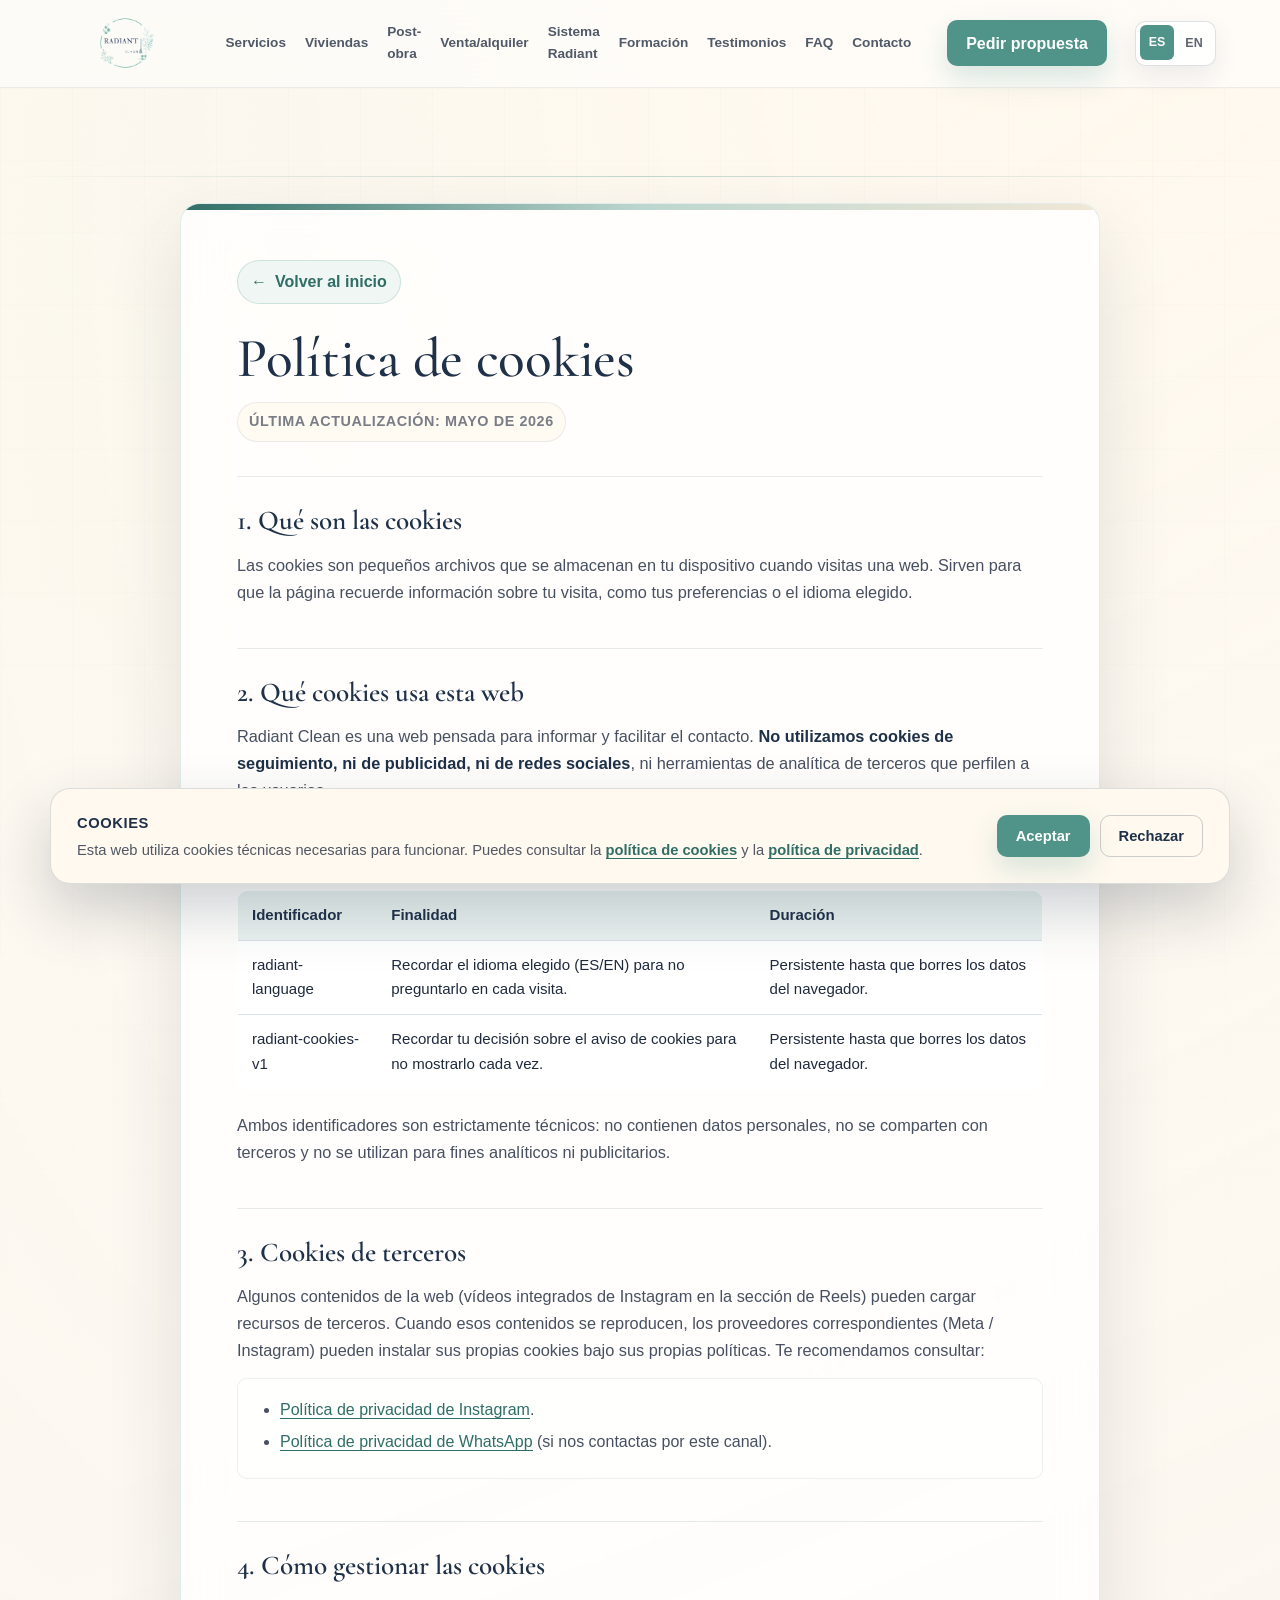
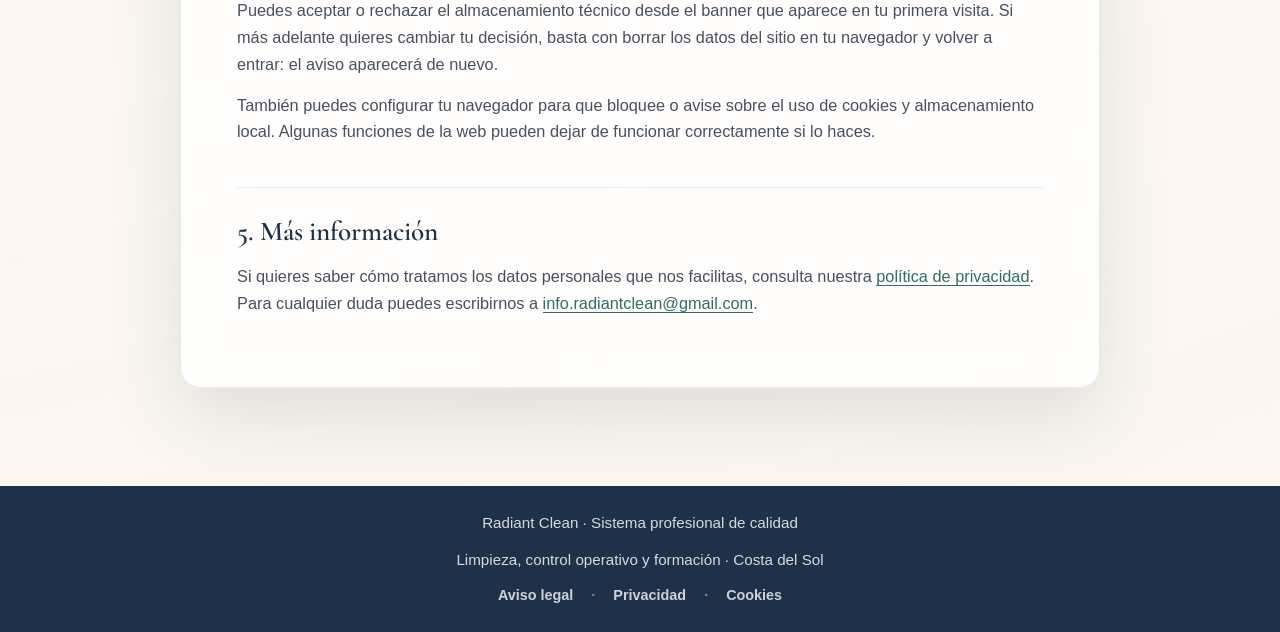
<file: cookies.html>
<!doctype html>
<html lang="es">
  <head>
    <meta charset="utf-8">
    <meta name="viewport" content="width=device-width, initial-scale=1">
    <title>Política de cookies | Radiant Clean</title>
    <meta name="description" content="Política de cookies de Radiant Clean. Esta web utiliza solo cookies técnicas necesarias para funcionar.">
    <meta name="theme-color" content="#1f3148">
    <link rel="icon" href="assets/web/favicon.png">
  <link rel="stylesheet" href="styles.css?v=20260721c">
  <script defer src="script.js?v=20260721c"></script>
  </head>
  <body class="legal-page">
    <a class="skip-link" href="#contenido">Saltar al contenido</a>

    <header class="site-header" data-header>
      <a class="brand" href="index.html#inicio" aria-label="Radiant Clean inicio">
        <img src="assets/radiant-clean-logo.png" alt="Radiant Clean">
      </a>
      <button class="nav-toggle" type="button" aria-controls="main-nav" aria-expanded="false">
        <span></span><span></span><span></span>
        <span class="sr-only">Abrir menú</span>
      </button>
      <nav id="main-nav" class="main-nav" aria-label="Navegación principal">
        <a href="index.html#servicios">Servicios</a>
        <a href="viviendas-vacacionales.html">Viviendas</a>
        <a href="post-obra.html">Post-obra</a>
        <a href="venta-alquiler.html">Venta/alquiler</a>
        <a href="como-trabajo.html">Sistema Radiant</a>
        <a href="formacion.html">Formación</a>
        <a href="index.html#testimonios">Testimonios</a>
        <a href="index.html#faq">FAQ</a>
        <a href="index.html#contacto">Contacto</a>
      </nav>
      <a class="header-cta" href="https://wa.me/34640932249?text=Hola%2C%20quiero%20informaci%C3%B3n%20sobre%20Radiant%20Clean." target="_blank" rel="noreferrer">Pedir propuesta</a>
      <div class="language-switcher" aria-label="Idioma">
        <button class="lang-btn is-active" type="button" data-lang-switch="es">ES</button>
        <button class="lang-btn" type="button" data-lang-switch="en">EN</button>
      </div>
    </header>

    <main id="contenido">
      <section class="legal">
        <div class="legal-shell">
          <a class="legal-back" href="index.html#inicio">Volver al inicio</a>
          <h1>Política de cookies</h1>
          <p class="legal-meta">Última actualización: mayo de 2026</p>

          <div class="legal-content">
            <h2>1. Qué son las cookies</h2>
            <p>Las cookies son pequeños archivos que se almacenan en tu dispositivo cuando visitas una web. Sirven para que la página recuerde información sobre tu visita, como tus preferencias o el idioma elegido.</p>

            <h2>2. Qué cookies usa esta web</h2>
            <p>Radiant Clean es una web pensada para informar y facilitar el contacto. <strong>No utilizamos cookies de seguimiento, ni de publicidad, ni de redes sociales</strong>, ni herramientas de analítica de terceros que perfilen a los usuarios.</p>
            <p>Únicamente guardamos en tu navegador (a través de <em>localStorage</em>, no de cookies) dos preferencias técnicas para mejorar la experiencia:</p>

            <table class="legal-table">
              <thead>
                <tr>
                  <th>Identificador</th>
                  <th>Finalidad</th>
                  <th>Duración</th>
                </tr>
              </thead>
              <tbody>
                <tr>
                  <td>radiant-language</td>
                  <td>Recordar el idioma elegido (ES/EN) para no preguntarlo en cada visita.</td>
                  <td>Persistente hasta que borres los datos del navegador.</td>
                </tr>
                <tr>
                  <td>radiant-cookies-v1</td>
                  <td>Recordar tu decisión sobre el aviso de cookies para no mostrarlo cada vez.</td>
                  <td>Persistente hasta que borres los datos del navegador.</td>
                </tr>
              </tbody>
            </table>

            <p>Ambos identificadores son estrictamente técnicos: no contienen datos personales, no se comparten con terceros y no se utilizan para fines analíticos ni publicitarios.</p>

            <h2>3. Cookies de terceros</h2>
            <p>Algunos contenidos de la web (vídeos integrados de Instagram en la sección de Reels) pueden cargar recursos de terceros. Cuando esos contenidos se reproducen, los proveedores correspondientes (Meta / Instagram) pueden instalar sus propias cookies bajo sus propias políticas. Te recomendamos consultar:</p>
            <ul>
              <li><a href="https://privacycenter.instagram.com/policy" target="_blank" rel="noreferrer">Política de privacidad de Instagram</a>.</li>
              <li><a href="https://www.whatsapp.com/legal/privacy-policy" target="_blank" rel="noreferrer">Política de privacidad de WhatsApp</a> (si nos contactas por este canal).</li>
            </ul>

            <h2>4. Cómo gestionar las cookies</h2>
            <p>Puedes aceptar o rechazar el almacenamiento técnico desde el banner que aparece en tu primera visita. Si más adelante quieres cambiar tu decisión, basta con borrar los datos del sitio en tu navegador y volver a entrar: el aviso aparecerá de nuevo.</p>
            <p>También puedes configurar tu navegador para que bloquee o avise sobre el uso de cookies y almacenamiento local. Algunas funciones de la web pueden dejar de funcionar correctamente si lo haces.</p>

            <h2>5. Más información</h2>
            <p>Si quieres saber cómo tratamos los datos personales que nos facilitas, consulta nuestra <a href="privacidad.html">política de privacidad</a>. Para cualquier duda puedes escribirnos a <a href="mailto:info.radiantclean@gmail.com">info.radiantclean@gmail.com</a>.</p>
          </div>
        </div>
      </section>
    </main>

    <a class="floating-whatsapp" href="https://wa.me/34640932249?text=Hola%2C%20quiero%20informaci%C3%B3n%20sobre%20Radiant%20Clean." target="_blank" rel="noreferrer">
      <span>WhatsApp</span>
      <strong>640 932 249</strong>
    </a>

    <footer class="site-footer">
      <span>Radiant Clean · Sistema profesional de calidad</span>
      <span>Limpieza, control operativo y formación · Costa del Sol</span>
      <div class="footer-row">
        <a href="aviso-legal.html">Aviso legal</a>
        <a href="privacidad.html">Privacidad</a>
        <a href="cookies.html">Cookies</a>
      </div>
    </footer>
  </body>
</html>
</file>
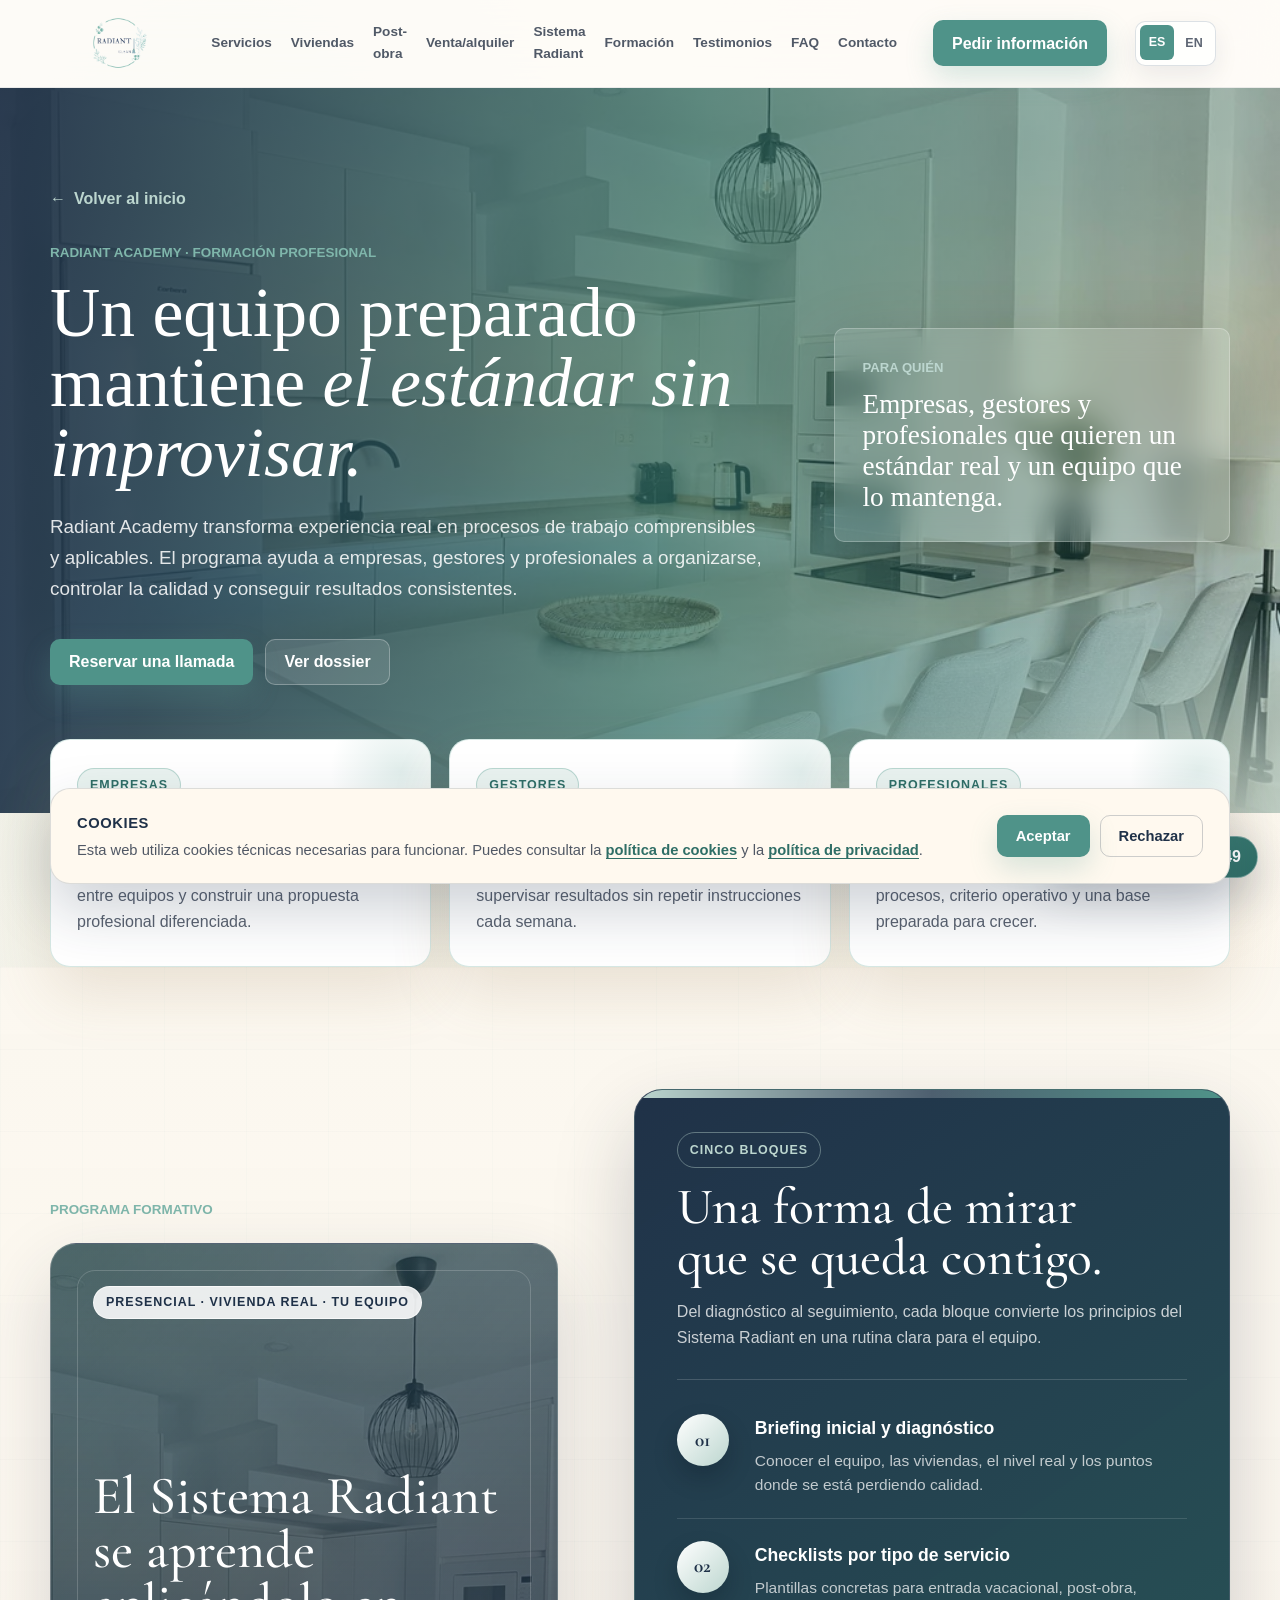
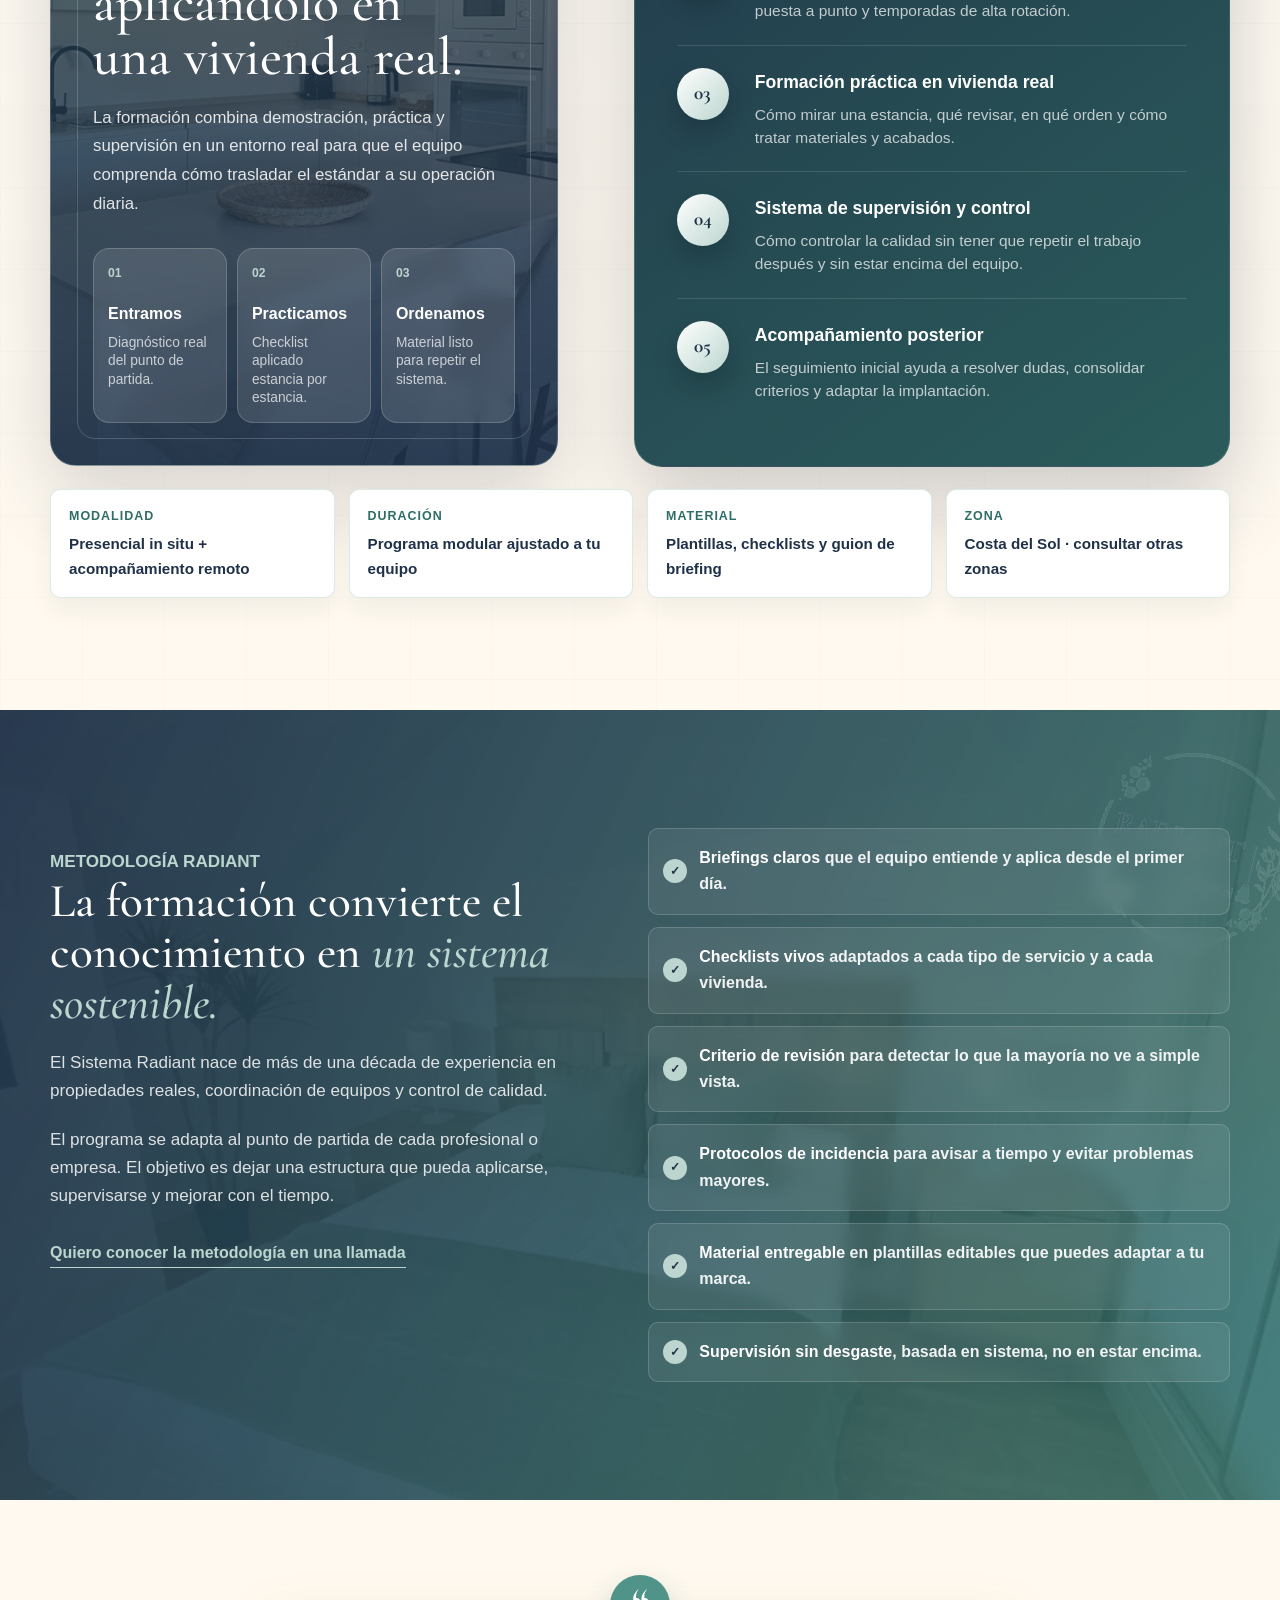
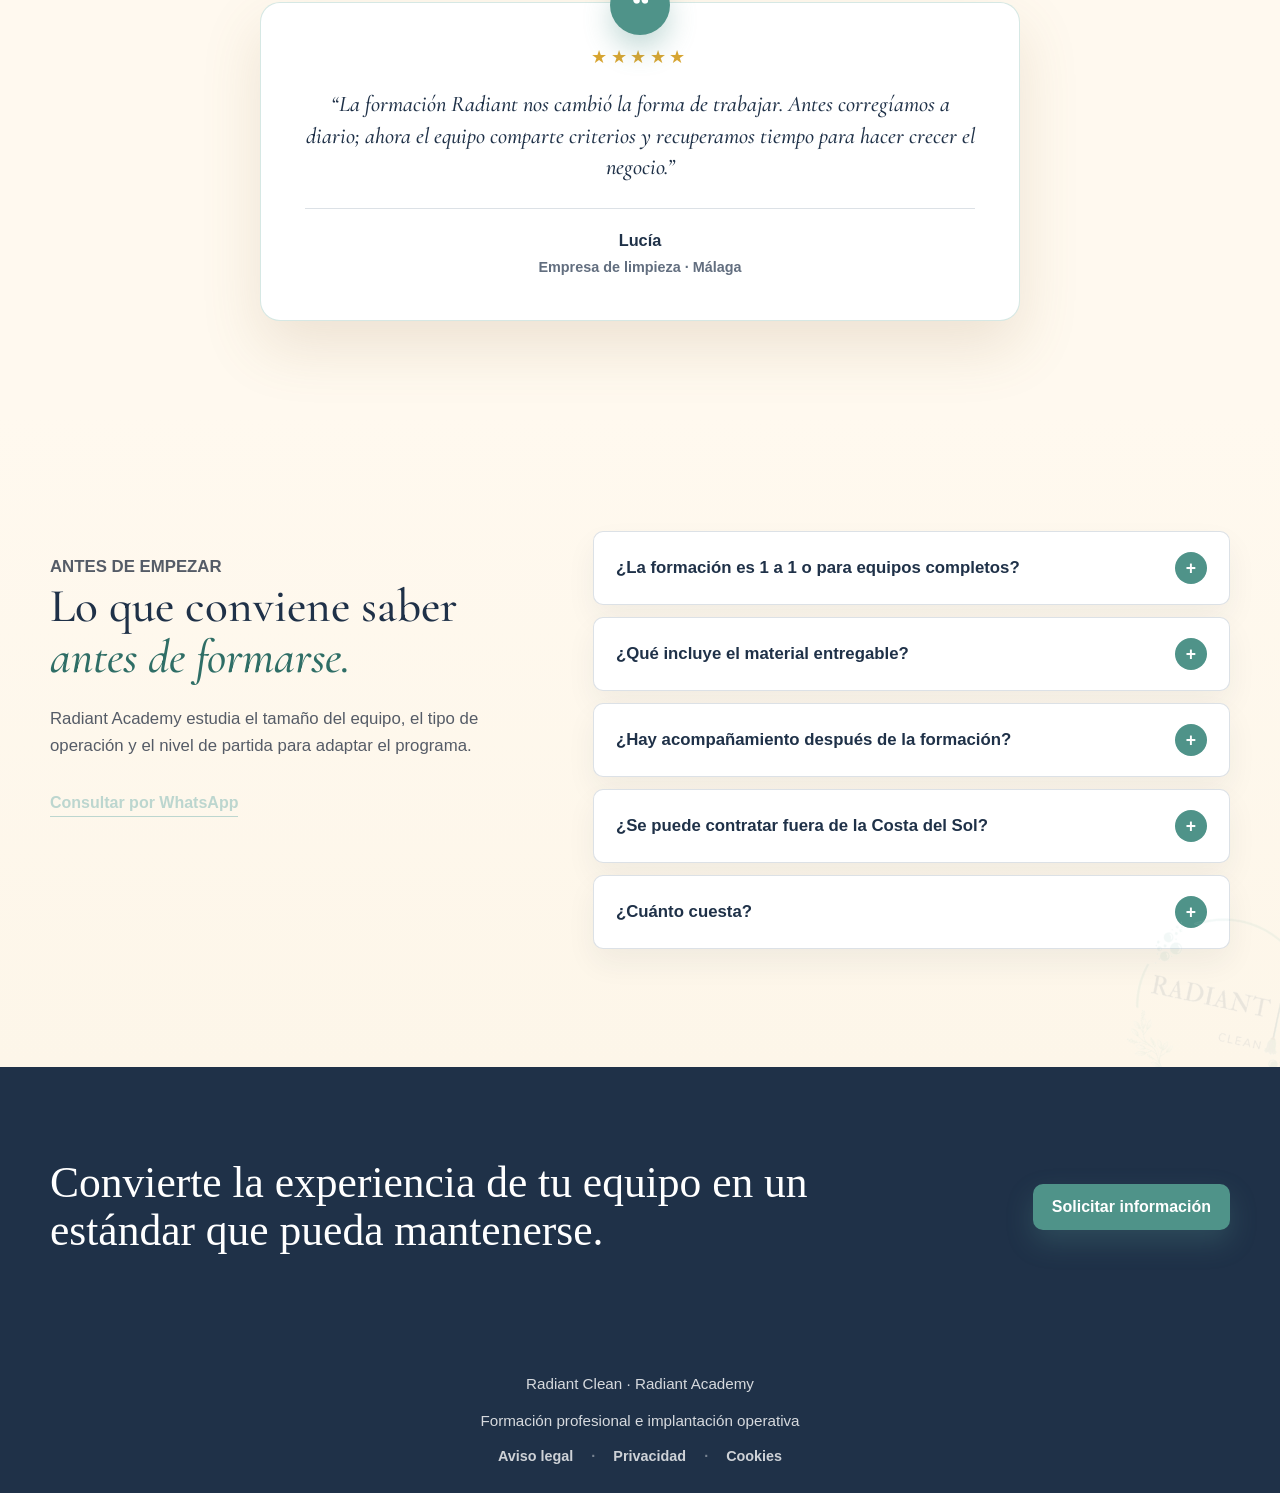
<file: formacion.html>
<!doctype html>
<html lang="es">
  <head>
    <meta charset="utf-8">
    <meta name="viewport" content="width=device-width, initial-scale=1">
    <title>Formación profesional de limpieza | Radiant Clean</title>
    <meta name="description" content="Radiant Academy: formación profesional para empresas, gestores, equipos y profesionales que quieren implantar procesos de limpieza y control de calidad consistentes.">
    <meta name="theme-color" content="#1f3148">
    <meta property="og:title" content="Formación profesional de limpieza | Radiant Clean">
    <meta property="og:description" content="Formación práctica para implantar el Sistema Radiant, alinear equipos y mantener un estándar profesional.">
    <meta property="og:image" content="assets/web/og-image.jpg">
    <link rel="icon" href="assets/web/favicon.png">
  <link rel="stylesheet" href="styles.css?v=20260721c">
  <script defer src="script.js?v=20260721c"></script>
    <script type="application/ld+json">
      {
        "@context": "https://schema.org",
        "@type": "Course",
        "name": "Radiant Academy · Formación profesional",
        "description": "Programa formativo de Radiant Clean para empresas, gestores, equipos y profesionales que quieren implantar procesos y controles de calidad.",
        "provider": {
          "@type": "LocalBusiness",
          "name": "Radiant Clean",
          "founder": "Georgina Cuesta",
          "telephone": "+34640932249",
          "email": "info.radiantclean@gmail.com",
          "areaServed": ["Fuengirola", "Málaga", "Costa del Sol"]
        }
      }
    </script>
  </head>
  <body>
    <a class="skip-link" href="#contenido">Saltar al contenido</a>

    <header class="site-header" data-header>
      <a class="brand" href="index.html#inicio" aria-label="Radiant Clean inicio">
        <img src="assets/radiant-clean-logo.png" alt="Radiant Clean">
      </a>
      <button class="nav-toggle" type="button" aria-controls="main-nav" aria-expanded="false">
        <span></span><span></span><span></span>
        <span class="sr-only">Abrir menú</span>
      </button>
      <nav id="main-nav" class="main-nav" aria-label="Navegación principal">
        <a href="index.html#servicios">Servicios</a>
        <a href="viviendas-vacacionales.html">Viviendas</a>
        <a href="post-obra.html">Post-obra</a>
        <a href="venta-alquiler.html">Venta/alquiler</a>
        <a href="como-trabajo.html">Sistema Radiant</a>
        <a href="formacion.html">Formación</a>
        <a href="index.html#testimonios">Testimonios</a>
        <a href="index.html#faq">FAQ</a>
        <a href="index.html#contacto">Contacto</a>
      </nav>
      <a class="header-cta" href="https://wa.me/34640932249?text=Hola%2C%20me%20interesa%20la%20formaci%C3%B3n%20Radiant%20Clean." target="_blank" rel="noreferrer">Pedir información</a>
      <div class="language-switcher" aria-label="Idioma">
        <button class="lang-btn is-active" type="button" data-lang-switch="es">ES</button>
        <button class="lang-btn" type="button" data-lang-switch="en">EN</button>
      </div>
    </header>

    <main id="contenido">
      <section class="detail-hero detail-hero-formacion">
        <div class="section-shell detail-hero-grid">
          <div>
            <a class="detail-back" href="index.html#inicio">Volver al inicio</a>
            <p class="eyebrow">Radiant Academy · Formación profesional</p>
            <h1>Un equipo preparado mantiene <em>el estándar sin improvisar.</em></h1>
            <p>
              Radiant Academy transforma experiencia real en procesos de trabajo comprensibles y aplicables.
              El programa ayuda a empresas, gestores y profesionales a organizarse, controlar la calidad
              y conseguir resultados consistentes.
            </p>
            <div class="hero-actions">
              <a class="btn btn-primary" href="https://wa.me/34640932249?text=Hola%2C%20quiero%20informaci%C3%B3n%20de%20la%20formaci%C3%B3n%20Radiant%20Clean." target="_blank" rel="noreferrer">Reservar una llamada</a>
              <a class="btn btn-secondary" href="assets/Cuidado-y-excelencia-en-cada-espacio.pdf" target="_blank" rel="noreferrer">Ver dossier</a>
            </div>
          </div>
          <div class="detail-hero-card">
            <span>Para quién</span>
            <strong>Empresas, gestores y profesionales que quieren un estándar real y un equipo que lo mantenga.</strong>
          </div>
        </div>
      </section>

      <section class="formacion-audiences section-shell" aria-label="Para quién es esta formación">
        <article class="audience-card reveal">
          <span class="audience-tag">Empresas</span>
          <h3>Para empresas de limpieza</h3>
          <p>Elevar el nivel del servicio, unificar criterios entre equipos y construir una propuesta profesional diferenciada.</p>
        </article>
        <article class="audience-card reveal">
          <span class="audience-tag">Gestores</span>
          <h3>Para gestores y property managers</h3>
          <p>Implantar una estructura de trabajo clara para supervisar resultados sin repetir instrucciones cada semana.</p>
        </article>
        <article class="audience-card reveal">
          <span class="audience-tag">Profesionales</span>
          <h3>Para quien arranca su proyecto</h3>
          <p>Construir un servicio profesional con procesos, criterio operativo y una base preparada para crecer.</p>
        </article>
      </section>

      <section class="formacion-program">
        <div class="section-shell formacion-program-grid">
          <div class="formacion-program-copy reveal">
            <p class="section-kicker">Programa formativo</p>
            <div class="formacion-presence-card">
              <span class="program-eyebrow">Presencial · vivienda real · tu equipo</span>
              <h2>El Sistema Radiant se aprende aplicándolo en una vivienda real.</h2>
              <p class="formacion-program-lead">
                La formación combina demostración, práctica y supervisión en un entorno real para que el equipo comprenda cómo trasladar el estándar a su operación diaria.
              </p>
              <div class="formacion-flow" aria-label="Dinámica de la formación">
                <article>
                  <span>01</span>
                  <strong>Entramos</strong>
                  <small>Diagnóstico real del punto de partida.</small>
                </article>
                <article>
                  <span>02</span>
                  <strong>Practicamos</strong>
                  <small>Checklist aplicado estancia por estancia.</small>
                </article>
                <article>
                  <span>03</span>
                  <strong>Ordenamos</strong>
                  <small>Material listo para repetir el sistema.</small>
                </article>
              </div>
            </div>
          </div>

          <div class="formacion-program-panel reveal">
            <div class="program-panel-heading">
              <span>Cinco bloques</span>
              <h3>Una forma de mirar que se queda contigo.</h3>
              <p>Del diagnóstico al seguimiento, cada bloque convierte los principios del Sistema Radiant en una rutina clara para el equipo.</p>
            </div>
            <ol class="formacion-modules">
              <li>
                <span class="module-num">01</span>
                <div>
                  <strong>Briefing inicial y diagnóstico</strong>
                  <p>Conocer el equipo, las viviendas, el nivel real y los puntos donde se está perdiendo calidad.</p>
                </div>
              </li>
              <li>
                <span class="module-num">02</span>
                <div>
                  <strong>Checklists por tipo de servicio</strong>
                  <p>Plantillas concretas para entrada vacacional, post-obra, puesta a punto y temporadas de alta rotación.</p>
                </div>
              </li>
              <li>
                <span class="module-num">03</span>
                <div>
                  <strong>Formación práctica en vivienda real</strong>
                  <p>Cómo mirar una estancia, qué revisar, en qué orden y cómo tratar materiales y acabados.</p>
                </div>
              </li>
              <li>
                <span class="module-num">04</span>
                <div>
                  <strong>Sistema de supervisión y control</strong>
                  <p>Cómo controlar la calidad sin tener que repetir el trabajo después y sin estar encima del equipo.</p>
                </div>
              </li>
              <li>
                <span class="module-num">05</span>
                <div>
                  <strong>Acompañamiento posterior</strong>
                  <p>El seguimiento inicial ayuda a resolver dudas, consolidar criterios y adaptar la implantación.</p>
                </div>
              </li>
            </ol>
          </div>

          <div class="formacion-meta reveal">
            <div>
              <strong>Modalidad</strong>
              <span>Presencial in situ + acompañamiento remoto</span>
            </div>
            <div>
              <strong>Duración</strong>
              <span>Programa modular ajustado a tu equipo</span>
            </div>
            <div>
              <strong>Material</strong>
              <span>Plantillas, checklists y guion de briefing</span>
            </div>
            <div>
              <strong>Zona</strong>
              <span>Costa del Sol · consultar otras zonas</span>
            </div>
          </div>
        </div>
      </section>

      <section class="formacion-method">
        <div class="section-shell formacion-method-grid">
          <div class="formacion-method-copy reveal">
            <p class="section-kicker">Metodología Radiant</p>
            <h2>La formación convierte el conocimiento en <em>un sistema sostenible.</em></h2>
            <p>
              El Sistema Radiant nace de más de una década de experiencia en propiedades reales, coordinación de equipos y control de calidad.
            </p>
            <p>
              El programa se adapta al punto de partida de cada profesional o empresa. El objetivo es dejar una estructura que pueda aplicarse, supervisarse y mejorar con el tiempo.
            </p>
            <a class="text-link" href="https://wa.me/34640932249?text=Hola%2C%20me%20gustar%C3%ADa%20conocer%20la%20metodolog%C3%ADa%20Radiant%20Clean." target="_blank" rel="noreferrer">Quiero conocer la metodología en una llamada</a>
          </div>

          <ul class="formacion-method-list reveal">
            <li><strong>Briefings claros</strong> que el equipo entiende y aplica desde el primer día.</li>
            <li><strong>Checklists vivos</strong> adaptados a cada tipo de servicio y a cada vivienda.</li>
            <li><strong>Criterio de revisión</strong> para detectar lo que la mayoría no ve a simple vista.</li>
            <li><strong>Protocolos de incidencia</strong> para avisar a tiempo y evitar problemas mayores.</li>
            <li><strong>Material entregable</strong> en plantillas editables que puedes adaptar a tu marca.</li>
            <li><strong>Supervisión sin desgaste</strong>, basada en sistema, no en estar encima.</li>
          </ul>
        </div>
      </section>

      <section class="formacion-testimonial">
        <div class="section-shell">
          <figure class="formacion-quote reveal">
            <span class="stars" aria-label="5 sobre 5">★★★★★</span>
            <blockquote>
              “La formación Radiant nos cambió la forma de trabajar. Antes corregíamos a diario; ahora el equipo comparte criterios y recuperamos tiempo para hacer crecer el negocio.”
            </blockquote>
            <figcaption>
              <strong>Lucía</strong>
              <span>Empresa de limpieza · Málaga</span>
            </figcaption>
          </figure>
        </div>
      </section>

      <section class="formacion-faq">
        <div class="section-shell faq-grid">
          <div class="faq-intro reveal">
            <p class="section-kicker">Antes de empezar</p>
            <h2>Lo que conviene saber <em>antes de formarse.</em></h2>
            <p>Radiant Academy estudia el tamaño del equipo, el tipo de operación y el nivel de partida para adaptar el programa.</p>
            <a class="text-link" href="https://wa.me/34640932249?text=Hola%2C%20tengo%20una%20consulta%20sobre%20Radiant%20Academy." target="_blank" rel="noreferrer">Consultar por WhatsApp</a>
          </div>

          <div class="faq-list">
            <details class="faq-item">
              <summary><span>¿La formación es 1 a 1 o para equipos completos?</span><span class="faq-icon" aria-hidden="true">+</span></summary>
              <div class="faq-body">Ambas opciones. El programa se adapta tanto a profesionales individuales como a equipos completos de empresas y gestoras.</div>
            </details>
            <details class="faq-item">
              <summary><span>¿Qué incluye el material entregable?</span><span class="faq-icon" aria-hidden="true">+</span></summary>
              <div class="faq-body">Plantillas de checklist por tipo de servicio, guion de briefing, protocolo de revisión, ficha de incidencias y la guía de supervisión. Todo en formato editable para que lo adaptes a tu marca.</div>
            </details>
            <details class="faq-item">
              <summary><span>¿Hay acompañamiento después de la formación?</span><span class="faq-icon" aria-hidden="true">+</span></summary>
              <div class="faq-body">Sí. El acompañamiento inicial permite resolver casos reales, consolidar criterios y ajustar la implantación a la operación.</div>
            </details>
            <details class="faq-item">
              <summary><span>¿Se puede contratar fuera de la Costa del Sol?</span><span class="faq-icon" aria-hidden="true">+</span></summary>
              <div class="faq-body">Sí, se valora cada proyecto según el desplazamiento, el equipo y la disponibilidad de una vivienda real para las prácticas.</div>
            </details>
            <details class="faq-item">
              <summary><span>¿Cuánto cuesta?</span><span class="faq-icon" aria-hidden="true">+</span></summary>
              <div class="faq-body">Depende del tamaño del equipo y del alcance del programa. Tras una primera conversación, Radiant Clean prepara una propuesta clara y sin compromiso.</div>
            </details>
          </div>
        </div>
      </section>

      <section class="detail-cta">
        <div class="section-shell">
          <h2>Convierte la experiencia de tu equipo en un estándar que pueda mantenerse.</h2>
          <a class="btn btn-primary" href="https://wa.me/34640932249?text=Hola%2C%20quiero%20informaci%C3%B3n%20sobre%20Radiant%20Academy." target="_blank" rel="noreferrer">Solicitar información</a>
        </div>
      </section>
    </main>

    <a class="floating-whatsapp" href="https://wa.me/34640932249?text=Hola%2C%20quiero%20informaci%C3%B3n%20de%20la%20formaci%C3%B3n%20Radiant%20Clean." target="_blank" rel="noreferrer">
      <span>WhatsApp</span>
      <strong>640 932 249</strong>
    </a>

    <footer class="site-footer">
      <span>Radiant Clean · Radiant Academy</span>
      <span>Formación profesional e implantación operativa</span>
      <div class="footer-row">
        <a href="aviso-legal.html">Aviso legal</a>
        <a href="privacidad.html">Privacidad</a>
        <a href="cookies.html">Cookies</a>
      </div>
    </footer>
  </body>
</html>
</file>
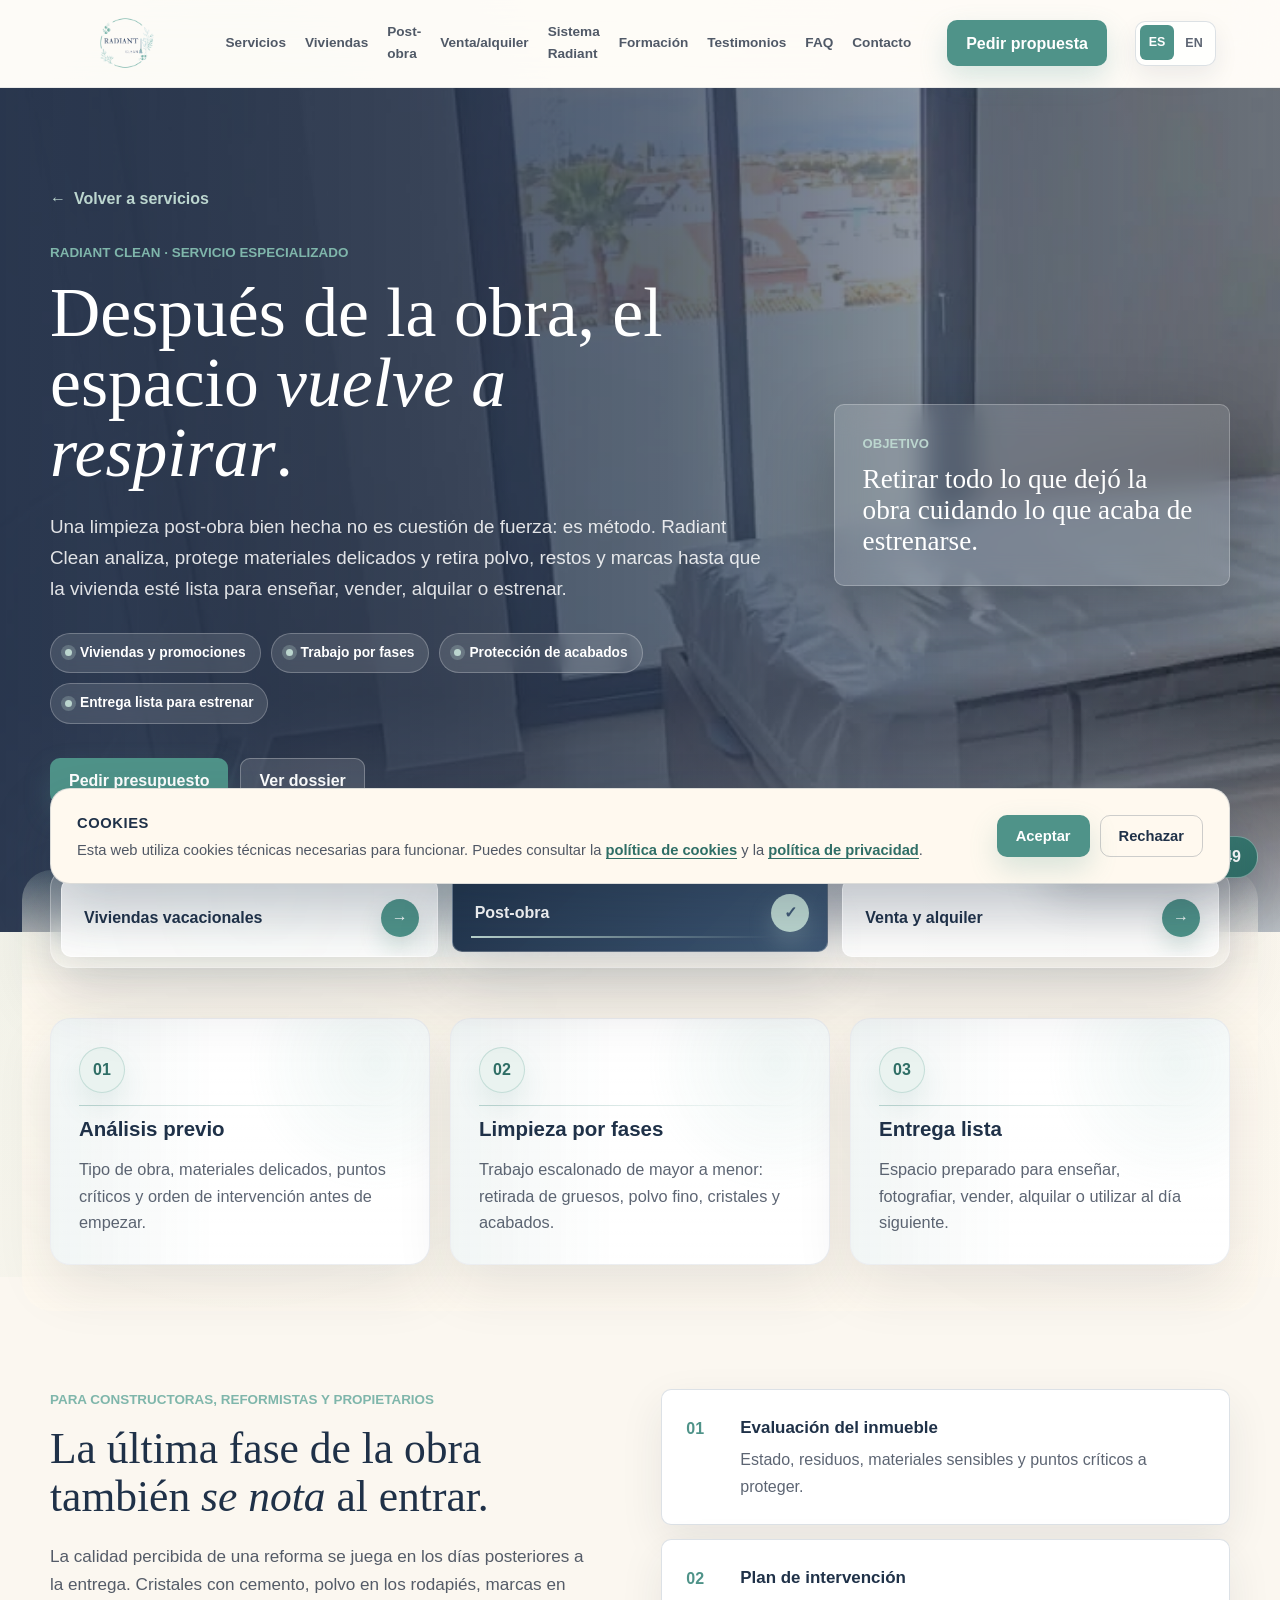
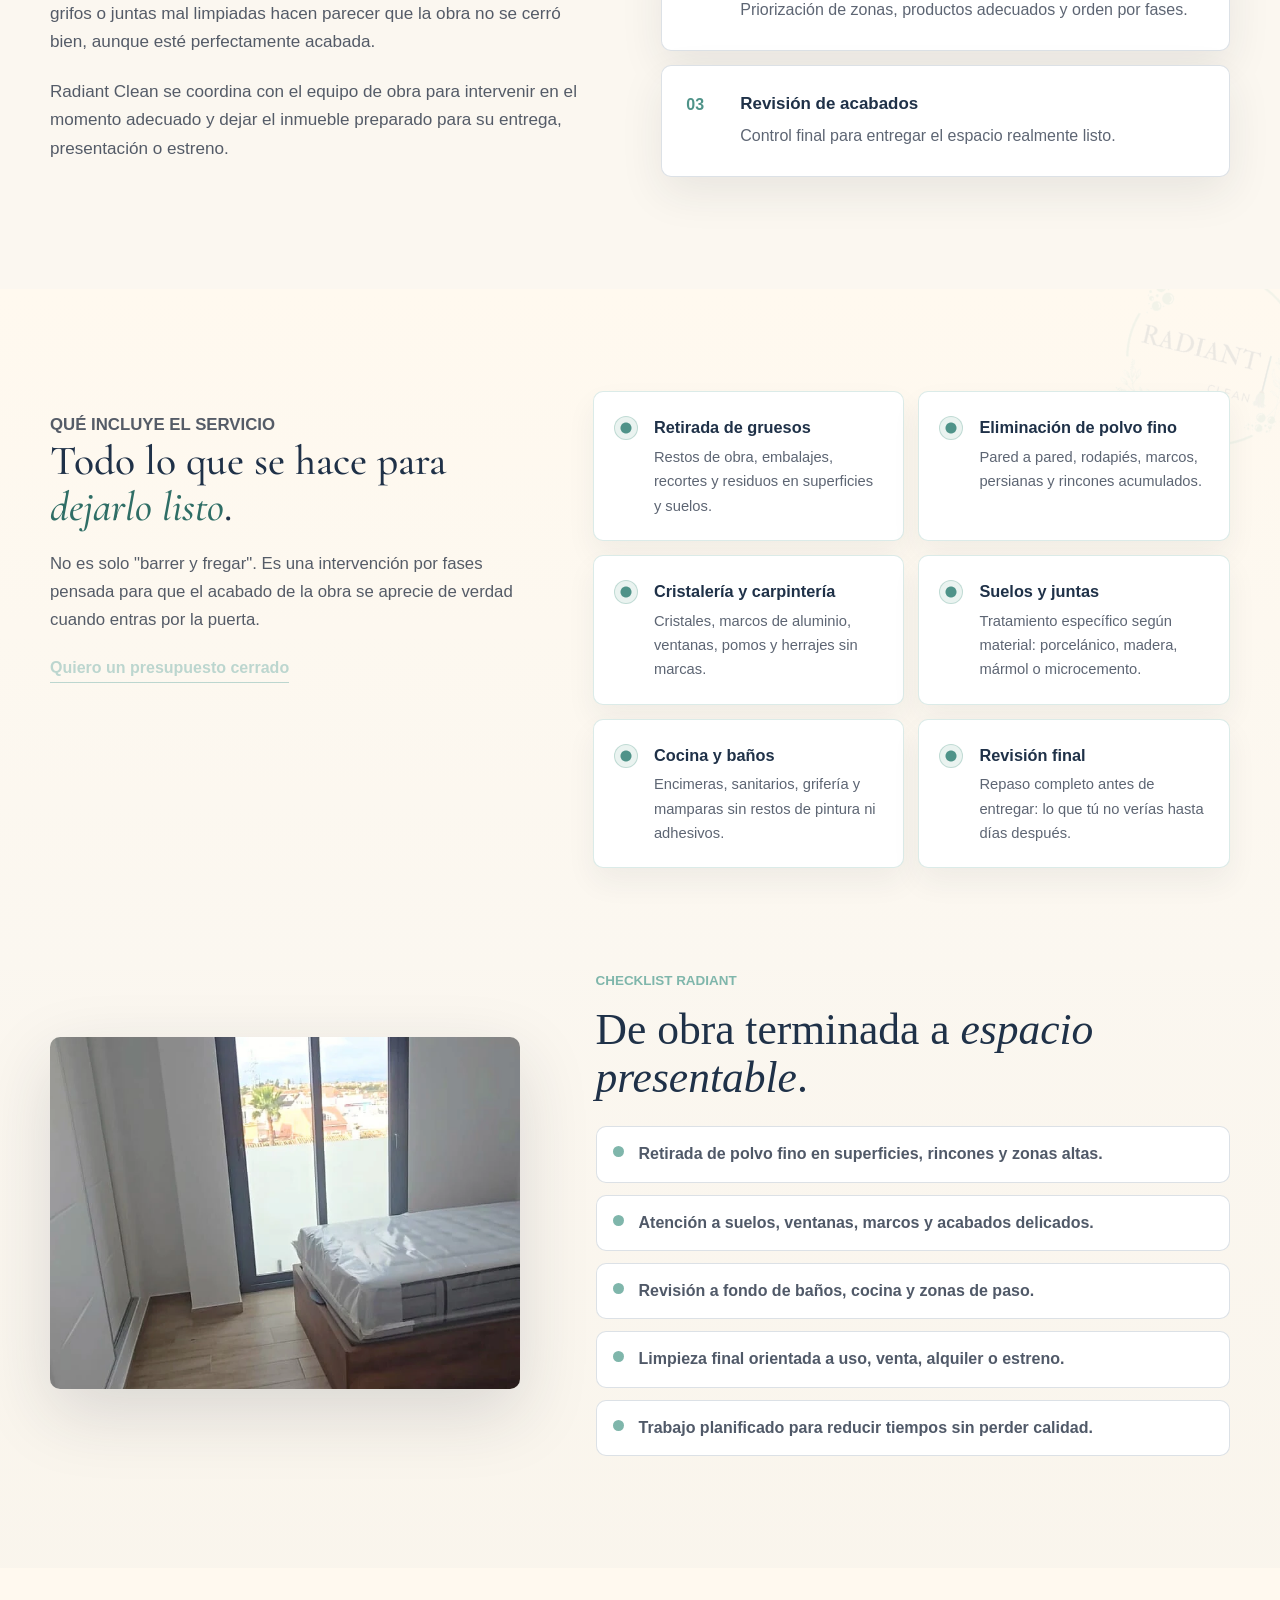
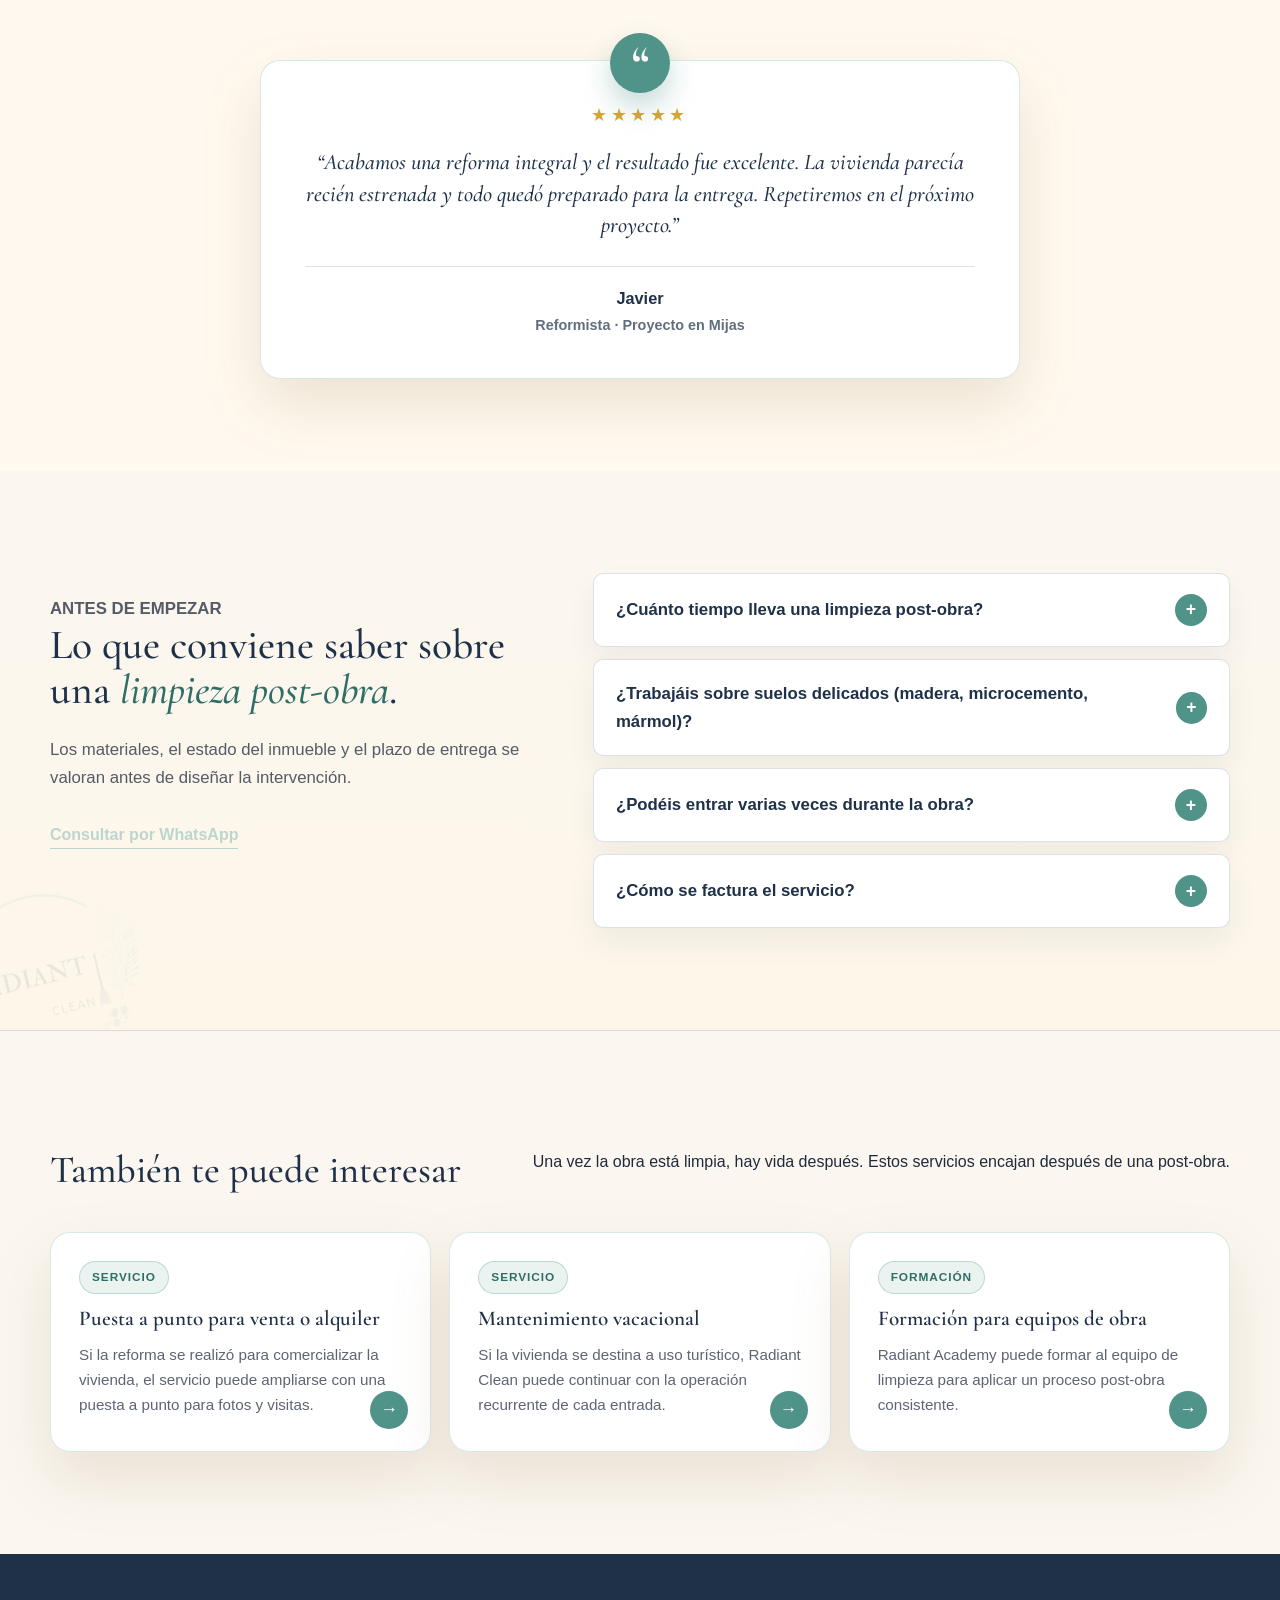
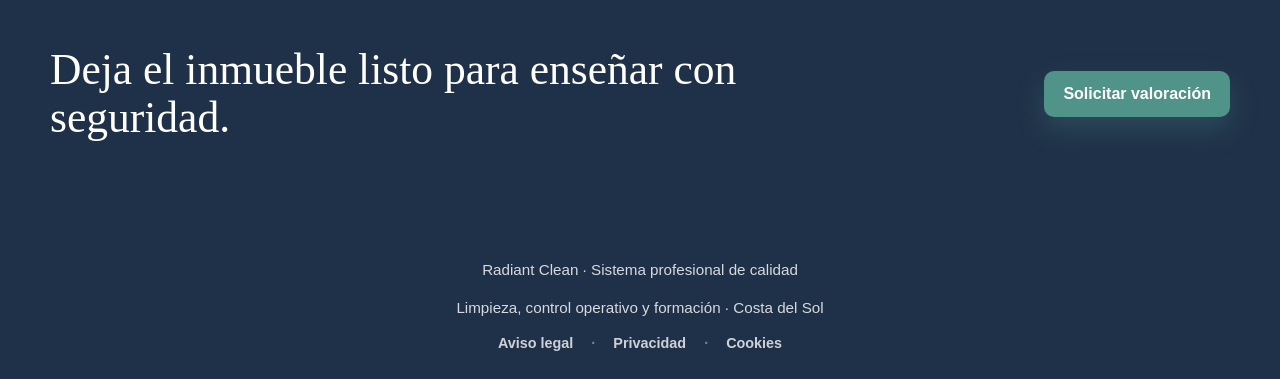
<file: post-obra.html>
<!doctype html>
<html lang="es">
  <head>
    <meta charset="utf-8">
    <meta name="viewport" content="width=device-width, initial-scale=1">
    <title>Limpieza post-obra | Radiant Clean</title>
    <meta name="description" content="Limpieza post-obra profesional con método, análisis previo y cuidado de acabados. Para viviendas, reformas y promociones en Málaga y Costa del Sol.">
    <meta name="theme-color" content="#1f3148">
    <link rel="icon" href="assets/web/favicon.png">
  <link rel="stylesheet" href="styles.css?v=20260721c">
  <script defer src="script.js?v=20260721c"></script>
  </head>
  <body>
    <a class="skip-link" href="#contenido">Saltar al contenido</a>

    <header class="site-header" data-header>
      <a class="brand" href="index.html#inicio" aria-label="Radiant Clean inicio">
        <img src="assets/radiant-clean-logo.png" alt="Radiant Clean">
      </a>
      <button class="nav-toggle" type="button" aria-controls="main-nav" aria-expanded="false">
        <span></span><span></span><span></span>
        <span class="sr-only">Abrir menú</span>
      </button>
      <nav id="main-nav" class="main-nav" aria-label="Navegación principal">
        <a href="index.html#servicios">Servicios</a>
        <a href="viviendas-vacacionales.html">Viviendas</a>
        <a href="post-obra.html">Post-obra</a>
        <a href="venta-alquiler.html">Venta/alquiler</a>
        <a href="como-trabajo.html">Sistema Radiant</a>
        <a href="formacion.html">Formación</a>
        <a href="index.html#testimonios">Testimonios</a>
        <a href="index.html#faq">FAQ</a>
        <a href="index.html#contacto">Contacto</a>
      </nav>
      <a class="header-cta" href="https://wa.me/34640932249?text=Hola%2C%20necesito%20una%20limpieza%20post-obra." target="_blank" rel="noreferrer">Pedir propuesta</a>
      <div class="language-switcher" aria-label="Idioma">
        <button class="lang-btn is-active" type="button" data-lang-switch="es">ES</button>
        <button class="lang-btn" type="button" data-lang-switch="en">EN</button>
      </div>
    </header>

    <main id="contenido">
      <section class="detail-hero detail-hero-postobra">
        <div class="section-shell detail-hero-grid">
          <div>
            <a class="detail-back" href="index.html#servicios">Volver a servicios</a>
            <p class="eyebrow">Radiant Clean · Servicio especializado</p>
            <h1>Después de la obra, el espacio <em>vuelve a respirar</em>.</h1>
            <p>
              Una limpieza post-obra bien hecha no es cuestión de fuerza: es método. Radiant Clean analiza,
              protege materiales delicados y retira polvo, restos y marcas hasta que la vivienda
              esté lista para enseñar, vender, alquilar o estrenar.
            </p>
            <div class="detail-highlights" aria-label="Datos clave">
              <span>Viviendas y promociones</span>
              <span>Trabajo por fases</span>
              <span>Protección de acabados</span>
              <span>Entrega lista para estrenar</span>
            </div>
            <div class="hero-actions">
              <a class="btn btn-primary" href="https://wa.me/34640932249?text=Hola%2C%20quiero%20una%20limpieza%20post-obra." target="_blank" rel="noreferrer">Pedir presupuesto</a>
              <a class="btn btn-secondary" href="assets/Cuidado-y-excelencia-en-cada-espacio.pdf" target="_blank" rel="noreferrer">Ver dossier</a>
            </div>
          </div>
          <div class="detail-hero-card">
            <span>Objetivo</span>
            <strong>Retirar todo lo que dejó la obra cuidando lo que acaba de estrenarse.</strong>
          </div>
        </div>
      </section>

      <nav class="service-switcher section-shell" aria-label="Servicios especializados">
        <a href="viviendas-vacacionales.html">Viviendas vacacionales</a>
        <a class="is-current" href="post-obra.html">Post-obra</a>
        <a href="venta-alquiler.html">Venta y alquiler</a>
      </nav>

      <section class="detail-proof section-shell" aria-label="Claves del servicio">
        <article>
          <span>01</span>
          <strong>Análisis previo</strong>
          <p>Tipo de obra, materiales delicados, puntos críticos y orden de intervención antes de empezar.</p>
        </article>
        <article>
          <span>02</span>
          <strong>Limpieza por fases</strong>
          <p>Trabajo escalonado de mayor a menor: retirada de gruesos, polvo fino, cristales y acabados.</p>
        </article>
        <article>
          <span>03</span>
          <strong>Entrega lista</strong>
          <p>Espacio preparado para enseñar, fotografiar, vender, alquilar o utilizar al día siguiente.</p>
        </article>
      </section>

      <section class="detail-split">
        <div class="section-shell detail-split-grid">
          <div class="detail-copy">
            <p class="section-kicker">Para constructoras, reformistas y propietarios</p>
            <h2>La última fase de la obra también <em>se nota</em> al entrar.</h2>
            <p>
              La calidad percibida de una reforma se juega en los días posteriores a la entrega.
              Cristales con cemento, polvo en los rodapiés, marcas en grifos o juntas mal limpiadas
              hacen parecer que la obra no se cerró bien, aunque esté perfectamente acabada.
            </p>
            <p>
              Radiant Clean se coordina con el equipo de obra para intervenir en el momento adecuado y
              dejar el inmueble preparado para su entrega, presentación o estreno.
            </p>
          </div>
          <ol class="detail-steps">
            <li><strong>Evaluación del inmueble</strong><span>Estado, residuos, materiales sensibles y puntos críticos a proteger.</span></li>
            <li><strong>Plan de intervención</strong><span>Priorización de zonas, productos adecuados y orden por fases.</span></li>
            <li><strong>Revisión de acabados</strong><span>Control final para entregar el espacio realmente listo.</span></li>
          </ol>
        </div>
      </section>

      <section class="detail-includes">
        <div class="section-shell detail-includes-grid">
          <div class="detail-includes-copy reveal">
            <p class="section-kicker">Qué incluye el servicio</p>
            <h2>Todo lo que se hace para <em>dejarlo listo</em>.</h2>
            <p>
              No es solo "barrer y fregar". Es una intervención por fases pensada para que el
              acabado de la obra se aprecie de verdad cuando entras por la puerta.
            </p>
            <a class="text-link" href="https://wa.me/34640932249?text=Hola%2C%20quiero%20presupuesto%20de%20una%20limpieza%20post-obra." target="_blank" rel="noreferrer">Quiero un presupuesto cerrado</a>
          </div>
          <div class="includes-grid reveal">
            <div class="include-card"><strong>Retirada de gruesos</strong><span>Restos de obra, embalajes, recortes y residuos en superficies y suelos.</span></div>
            <div class="include-card"><strong>Eliminación de polvo fino</strong><span>Pared a pared, rodapiés, marcos, persianas y rincones acumulados.</span></div>
            <div class="include-card"><strong>Cristalería y carpintería</strong><span>Cristales, marcos de aluminio, ventanas, pomos y herrajes sin marcas.</span></div>
            <div class="include-card"><strong>Suelos y juntas</strong><span>Tratamiento específico según material: porcelánico, madera, mármol o microcemento.</span></div>
            <div class="include-card"><strong>Cocina y baños</strong><span>Encimeras, sanitarios, grifería y mamparas sin restos de pintura ni adhesivos.</span></div>
            <div class="include-card"><strong>Revisión final</strong><span>Repaso completo antes de entregar: lo que tú no verías hasta días después.</span></div>
          </div>
        </div>
      </section>

      <section class="detail-check section-shell">
        <img src="assets/web/room.webp" alt="Habitación revisada tras limpieza post-obra">
        <div>
          <p class="section-kicker">Checklist Radiant</p>
          <h2>De obra terminada a <em>espacio presentable</em>.</h2>
          <ul>
            <li>Retirada de polvo fino en superficies, rincones y zonas altas.</li>
            <li>Atención a suelos, ventanas, marcos y acabados delicados.</li>
            <li>Revisión a fondo de baños, cocina y zonas de paso.</li>
            <li>Limpieza final orientada a uso, venta, alquiler o estreno.</li>
            <li>Trabajo planificado para reducir tiempos sin perder calidad.</li>
          </ul>
        </div>
      </section>

      <section class="detail-testimonial">
        <div class="section-shell">
          <figure class="formacion-quote reveal">
            <span class="stars" aria-label="5 sobre 5">★★★★★</span>
            <blockquote>
              “Acabamos una reforma integral y el resultado fue excelente. La vivienda parecía recién estrenada
              y todo quedó preparado para la entrega. Repetiremos en el próximo proyecto.”
            </blockquote>
            <figcaption>
              <strong>Javier</strong>
              <span>Reformista · Proyecto en Mijas</span>
            </figcaption>
          </figure>
        </div>
      </section>

      <section class="detail-faq">
        <div class="section-shell faq-grid">
          <div class="faq-intro reveal">
            <p class="section-kicker">Antes de empezar</p>
            <h2>Lo que conviene saber sobre una <em>limpieza post-obra</em>.</h2>
            <p>Los materiales, el estado del inmueble y el plazo de entrega se valoran antes de diseñar la intervención.</p>
            <a class="text-link" href="https://wa.me/34640932249?text=Hola%2C%20tengo%20una%20consulta%20sobre%20una%20limpieza%20post-obra." target="_blank" rel="noreferrer">Consultar por WhatsApp</a>
          </div>

          <div class="faq-list">
            <details class="faq-item">
              <summary><span>¿Cuánto tiempo lleva una limpieza post-obra?</span><span class="faq-icon" aria-hidden="true">+</span></summary>
              <div class="faq-body">Depende de la superficie, los materiales y el tipo de obra. Tras la valoración se entrega un plan de intervención con plazos claros.</div>
            </details>
            <details class="faq-item">
              <summary><span>¿Trabajáis sobre suelos delicados (madera, microcemento, mármol)?</span><span class="faq-icon" aria-hidden="true">+</span></summary>
              <div class="faq-body">Sí. Los productos y la técnica se adaptan al material y, cuando es necesario, se coordinan con el reformista para proteger los acabados y sus garantías.</div>
            </details>
            <details class="faq-item">
              <summary><span>¿Podéis entrar varias veces durante la obra?</span><span class="faq-icon" aria-hidden="true">+</span></summary>
              <div class="faq-body">Sí. En reformas grandes a veces conviene una limpieza intermedia y otra final. Lo coordinamos con el equipo de obra para que el resultado final llegue mucho más cuidado.</div>
            </details>
            <details class="faq-item">
              <summary><span>¿Cómo se factura el servicio?</span><span class="faq-icon" aria-hidden="true">+</span></summary>
              <div class="faq-body">Presupuesto cerrado tras visita o por metros y fases en proyectos grandes. Sin coste sorpresa al terminar: lo que acordamos en la propuesta es lo que pagas.</div>
            </details>
          </div>
        </div>
      </section>

      <section class="detail-related">
        <div class="section-shell">
          <div class="detail-related-heading">
            <h2>También te puede interesar</h2>
            <p>Una vez la obra está limpia, hay vida después. Estos servicios encajan después de una post-obra.</p>
          </div>
          <div class="related-grid">
            <a class="related-card" href="venta-alquiler.html">
              <span class="related-tag">Servicio</span>
              <strong>Puesta a punto para venta o alquiler</strong>
              <p>Si la reforma se realizó para comercializar la vivienda, el servicio puede ampliarse con una puesta a punto para fotos y visitas.</p>
            </a>
            <a class="related-card" href="viviendas-vacacionales.html">
              <span class="related-tag">Servicio</span>
              <strong>Mantenimiento vacacional</strong>
              <p>Si la vivienda se destina a uso turístico, Radiant Clean puede continuar con la operación recurrente de cada entrada.</p>
            </a>
            <a class="related-card" href="formacion.html">
              <span class="related-tag">Formación</span>
              <strong>Formación para equipos de obra</strong>
              <p>Radiant Academy puede formar al equipo de limpieza para aplicar un proceso post-obra consistente.</p>
            </a>
          </div>
        </div>
      </section>

      <section class="detail-cta">
        <div class="section-shell">
          <h2>Deja el inmueble listo para enseñar con seguridad.</h2>
          <a class="btn btn-primary" href="https://wa.me/34640932249?text=Hola%2C%20necesito%20una%20valoraci%C3%B3n%20para%20una%20limpieza%20post-obra." target="_blank" rel="noreferrer">Solicitar valoración</a>
        </div>
      </section>
    </main>

    <a class="floating-whatsapp" href="https://wa.me/34640932249?text=Hola%2C%20necesito%20una%20limpieza%20post-obra." target="_blank" rel="noreferrer">
      <span>WhatsApp</span>
      <strong>640 932 249</strong>
    </a>

    <footer class="site-footer">
      <span>Radiant Clean · Sistema profesional de calidad</span>
      <span>Limpieza, control operativo y formación · Costa del Sol</span>
      <div class="footer-row">
        <a href="aviso-legal.html">Aviso legal</a>
        <a href="privacidad.html">Privacidad</a>
        <a href="cookies.html">Cookies</a>
      </div>
    </footer>
  </body>
</html>
</file>
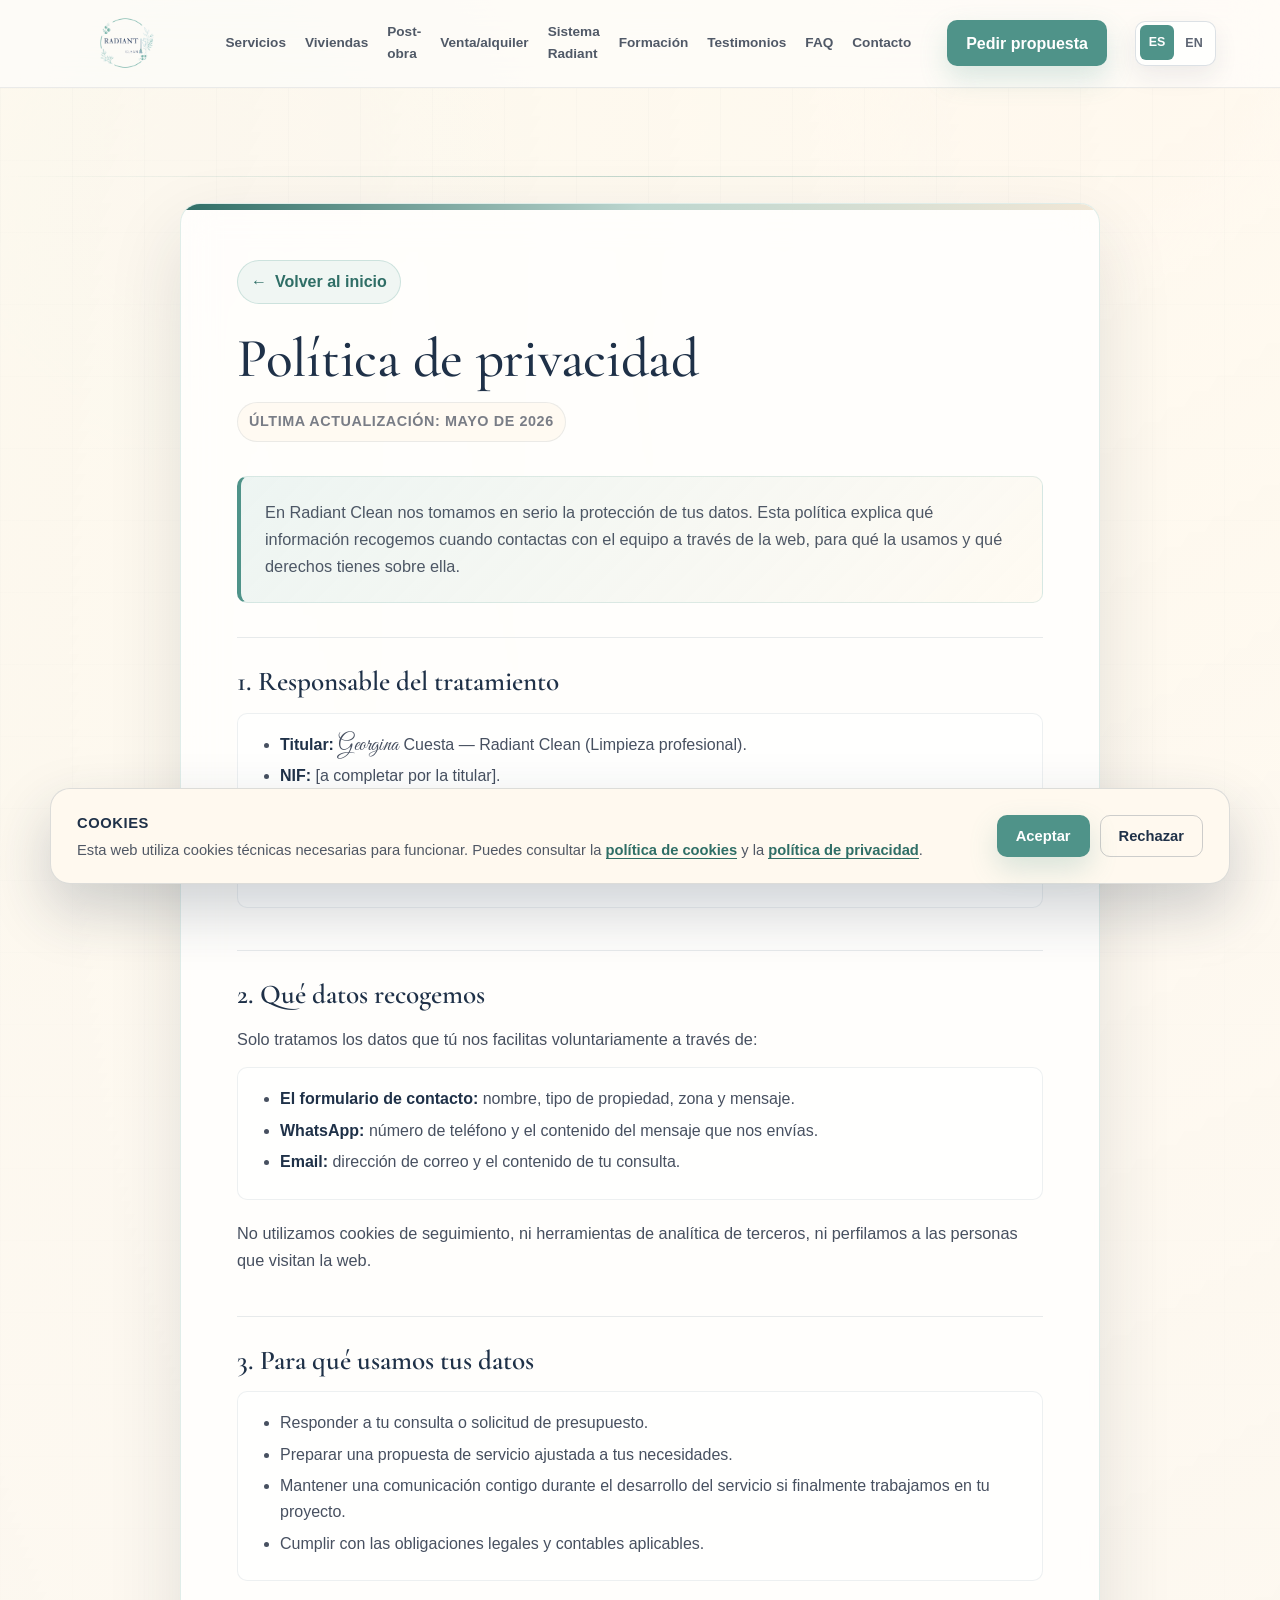
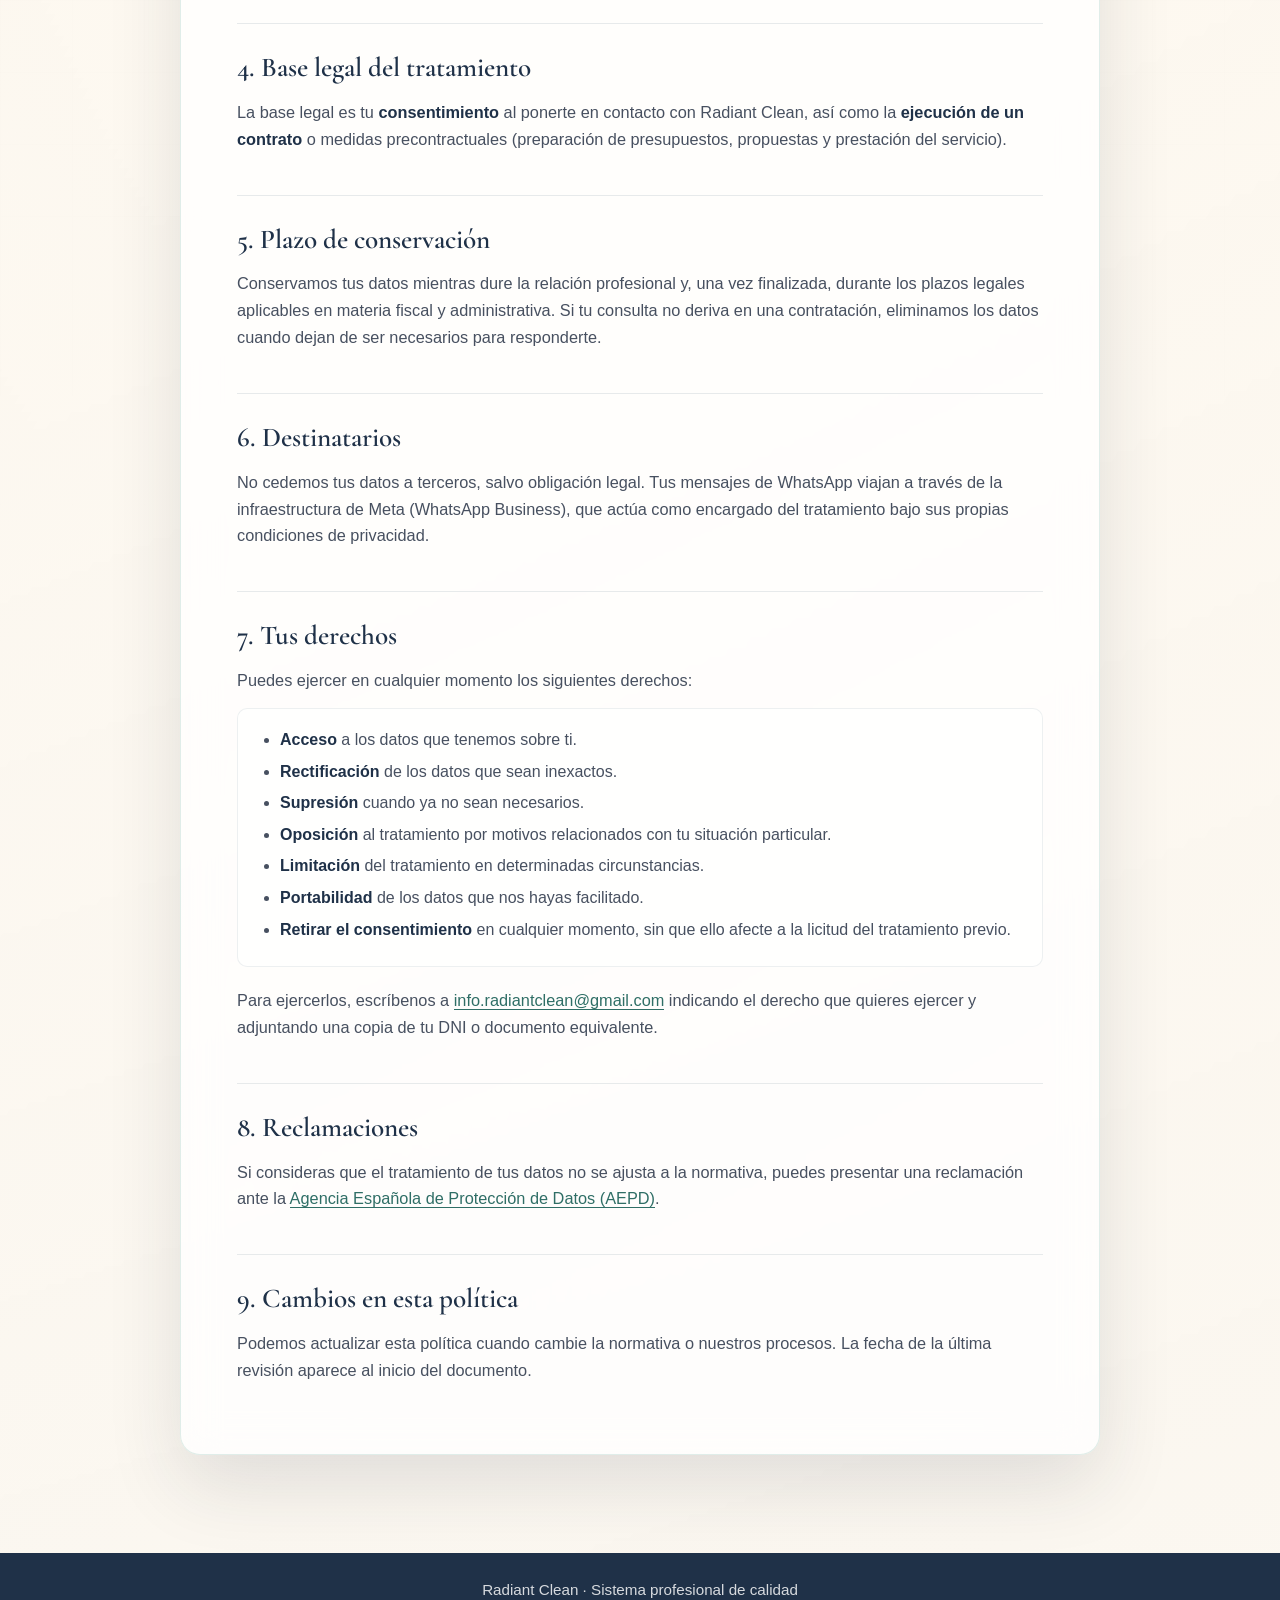
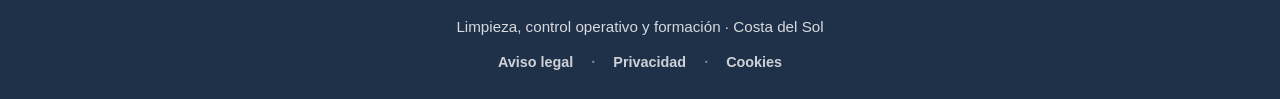
<file: privacidad.html>
<!doctype html>
<html lang="es">
  <head>
    <meta charset="utf-8">
    <meta name="viewport" content="width=device-width, initial-scale=1">
    <title>Política de privacidad | Radiant Clean</title>
    <meta name="description" content="Política de privacidad de Radiant Clean, servicios profesionales y formación en Costa del Sol.">
    <meta name="theme-color" content="#1f3148">
    <link rel="icon" href="assets/web/favicon.png">
  <link rel="stylesheet" href="styles.css?v=20260721c">
  <script defer src="script.js?v=20260721c"></script>
  </head>
  <body class="legal-page">
    <a class="skip-link" href="#contenido">Saltar al contenido</a>

    <header class="site-header" data-header>
      <a class="brand" href="index.html#inicio" aria-label="Radiant Clean inicio">
        <img src="assets/radiant-clean-logo.png" alt="Radiant Clean">
      </a>
      <button class="nav-toggle" type="button" aria-controls="main-nav" aria-expanded="false">
        <span></span><span></span><span></span>
        <span class="sr-only">Abrir menú</span>
      </button>
      <nav id="main-nav" class="main-nav" aria-label="Navegación principal">
        <a href="index.html#servicios">Servicios</a>
        <a href="viviendas-vacacionales.html">Viviendas</a>
        <a href="post-obra.html">Post-obra</a>
        <a href="venta-alquiler.html">Venta/alquiler</a>
        <a href="como-trabajo.html">Sistema Radiant</a>
        <a href="formacion.html">Formación</a>
        <a href="index.html#testimonios">Testimonios</a>
        <a href="index.html#faq">FAQ</a>
        <a href="index.html#contacto">Contacto</a>
      </nav>
      <a class="header-cta" href="https://wa.me/34640932249?text=Hola%2C%20quiero%20informaci%C3%B3n%20sobre%20Radiant%20Clean." target="_blank" rel="noreferrer">Pedir propuesta</a>
      <div class="language-switcher" aria-label="Idioma">
        <button class="lang-btn is-active" type="button" data-lang-switch="es">ES</button>
        <button class="lang-btn" type="button" data-lang-switch="en">EN</button>
      </div>
    </header>

    <main id="contenido">
      <section class="legal">
        <div class="legal-shell">
          <a class="legal-back" href="index.html#inicio">Volver al inicio</a>
          <h1>Política de privacidad</h1>
          <p class="legal-meta">Última actualización: mayo de 2026</p>

          <div class="legal-content">
            <p>En Radiant Clean nos tomamos en serio la protección de tus datos. Esta política explica qué información recogemos cuando contactas con el equipo a través de la web, para qué la usamos y qué derechos tienes sobre ella.</p>

            <h2>1. Responsable del tratamiento</h2>
            <ul>
              <li><strong>Titular:</strong> Georgina Cuesta — Radiant Clean (Limpieza profesional).</li>
              <li><strong>NIF:</strong> [a completar por la titular].</li>
              <li><strong>Domicilio:</strong> Fuengirola, Málaga (Costa del Sol).</li>
              <li><strong>Email de contacto:</strong> <a href="mailto:info.radiantclean@gmail.com">info.radiantclean@gmail.com</a></li>
              <li><strong>Teléfono / WhatsApp:</strong> <a href="tel:+34640932249">640 932 249</a></li>
            </ul>

            <h2>2. Qué datos recogemos</h2>
            <p>Solo tratamos los datos que tú nos facilitas voluntariamente a través de:</p>
            <ul>
              <li><strong>El formulario de contacto:</strong> nombre, tipo de propiedad, zona y mensaje.</li>
              <li><strong>WhatsApp:</strong> número de teléfono y el contenido del mensaje que nos envías.</li>
              <li><strong>Email:</strong> dirección de correo y el contenido de tu consulta.</li>
            </ul>
            <p>No utilizamos cookies de seguimiento, ni herramientas de analítica de terceros, ni perfilamos a las personas que visitan la web.</p>

            <h2>3. Para qué usamos tus datos</h2>
            <ul>
              <li>Responder a tu consulta o solicitud de presupuesto.</li>
              <li>Preparar una propuesta de servicio ajustada a tus necesidades.</li>
              <li>Mantener una comunicación contigo durante el desarrollo del servicio si finalmente trabajamos en tu proyecto.</li>
              <li>Cumplir con las obligaciones legales y contables aplicables.</li>
            </ul>

            <h2>4. Base legal del tratamiento</h2>
            <p>La base legal es tu <strong>consentimiento</strong> al ponerte en contacto con Radiant Clean, así como la <strong>ejecución de un contrato</strong> o medidas precontractuales (preparación de presupuestos, propuestas y prestación del servicio).</p>

            <h2>5. Plazo de conservación</h2>
            <p>Conservamos tus datos mientras dure la relación profesional y, una vez finalizada, durante los plazos legales aplicables en materia fiscal y administrativa. Si tu consulta no deriva en una contratación, eliminamos los datos cuando dejan de ser necesarios para responderte.</p>

            <h2>6. Destinatarios</h2>
            <p>No cedemos tus datos a terceros, salvo obligación legal. Tus mensajes de WhatsApp viajan a través de la infraestructura de Meta (WhatsApp Business), que actúa como encargado del tratamiento bajo sus propias condiciones de privacidad.</p>

            <h2>7. Tus derechos</h2>
            <p>Puedes ejercer en cualquier momento los siguientes derechos:</p>
            <ul>
              <li><strong>Acceso</strong> a los datos que tenemos sobre ti.</li>
              <li><strong>Rectificación</strong> de los datos que sean inexactos.</li>
              <li><strong>Supresión</strong> cuando ya no sean necesarios.</li>
              <li><strong>Oposición</strong> al tratamiento por motivos relacionados con tu situación particular.</li>
              <li><strong>Limitación</strong> del tratamiento en determinadas circunstancias.</li>
              <li><strong>Portabilidad</strong> de los datos que nos hayas facilitado.</li>
              <li><strong>Retirar el consentimiento</strong> en cualquier momento, sin que ello afecte a la licitud del tratamiento previo.</li>
            </ul>
            <p>Para ejercerlos, escríbenos a <a href="mailto:info.radiantclean@gmail.com">info.radiantclean@gmail.com</a> indicando el derecho que quieres ejercer y adjuntando una copia de tu DNI o documento equivalente.</p>

            <h2>8. Reclamaciones</h2>
            <p>Si consideras que el tratamiento de tus datos no se ajusta a la normativa, puedes presentar una reclamación ante la <a href="https://www.aepd.es" target="_blank" rel="noreferrer">Agencia Española de Protección de Datos (AEPD)</a>.</p>

            <h2>9. Cambios en esta política</h2>
            <p>Podemos actualizar esta política cuando cambie la normativa o nuestros procesos. La fecha de la última revisión aparece al inicio del documento.</p>
          </div>
        </div>
      </section>
    </main>

    <a class="floating-whatsapp" href="https://wa.me/34640932249?text=Hola%2C%20quiero%20informaci%C3%B3n%20sobre%20Radiant%20Clean." target="_blank" rel="noreferrer">
      <span>WhatsApp</span>
      <strong>640 932 249</strong>
    </a>

    <footer class="site-footer">
      <span>Radiant Clean · Sistema profesional de calidad</span>
      <span>Limpieza, control operativo y formación · Costa del Sol</span>
      <div class="footer-row">
        <a href="aviso-legal.html">Aviso legal</a>
        <a href="privacidad.html">Privacidad</a>
        <a href="cookies.html">Cookies</a>
      </div>
    </footer>
  </body>
</html>
</file>
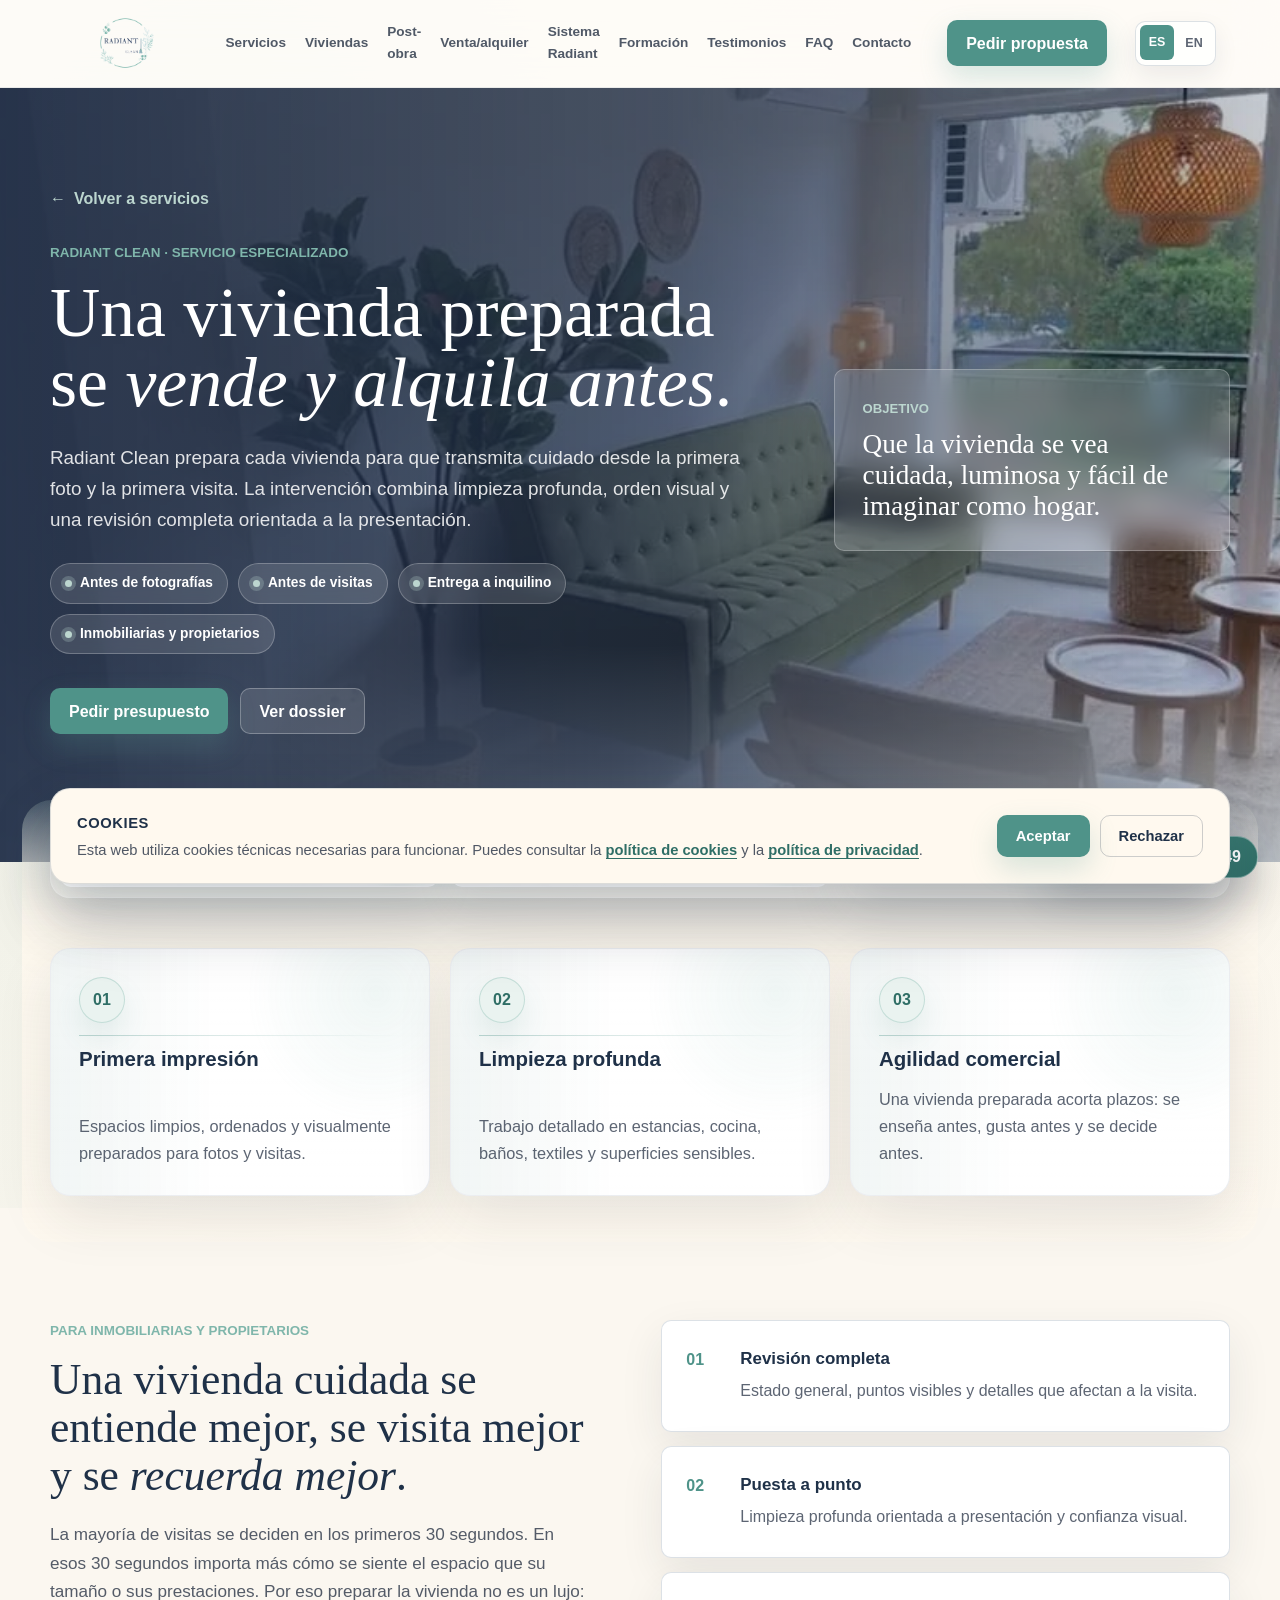
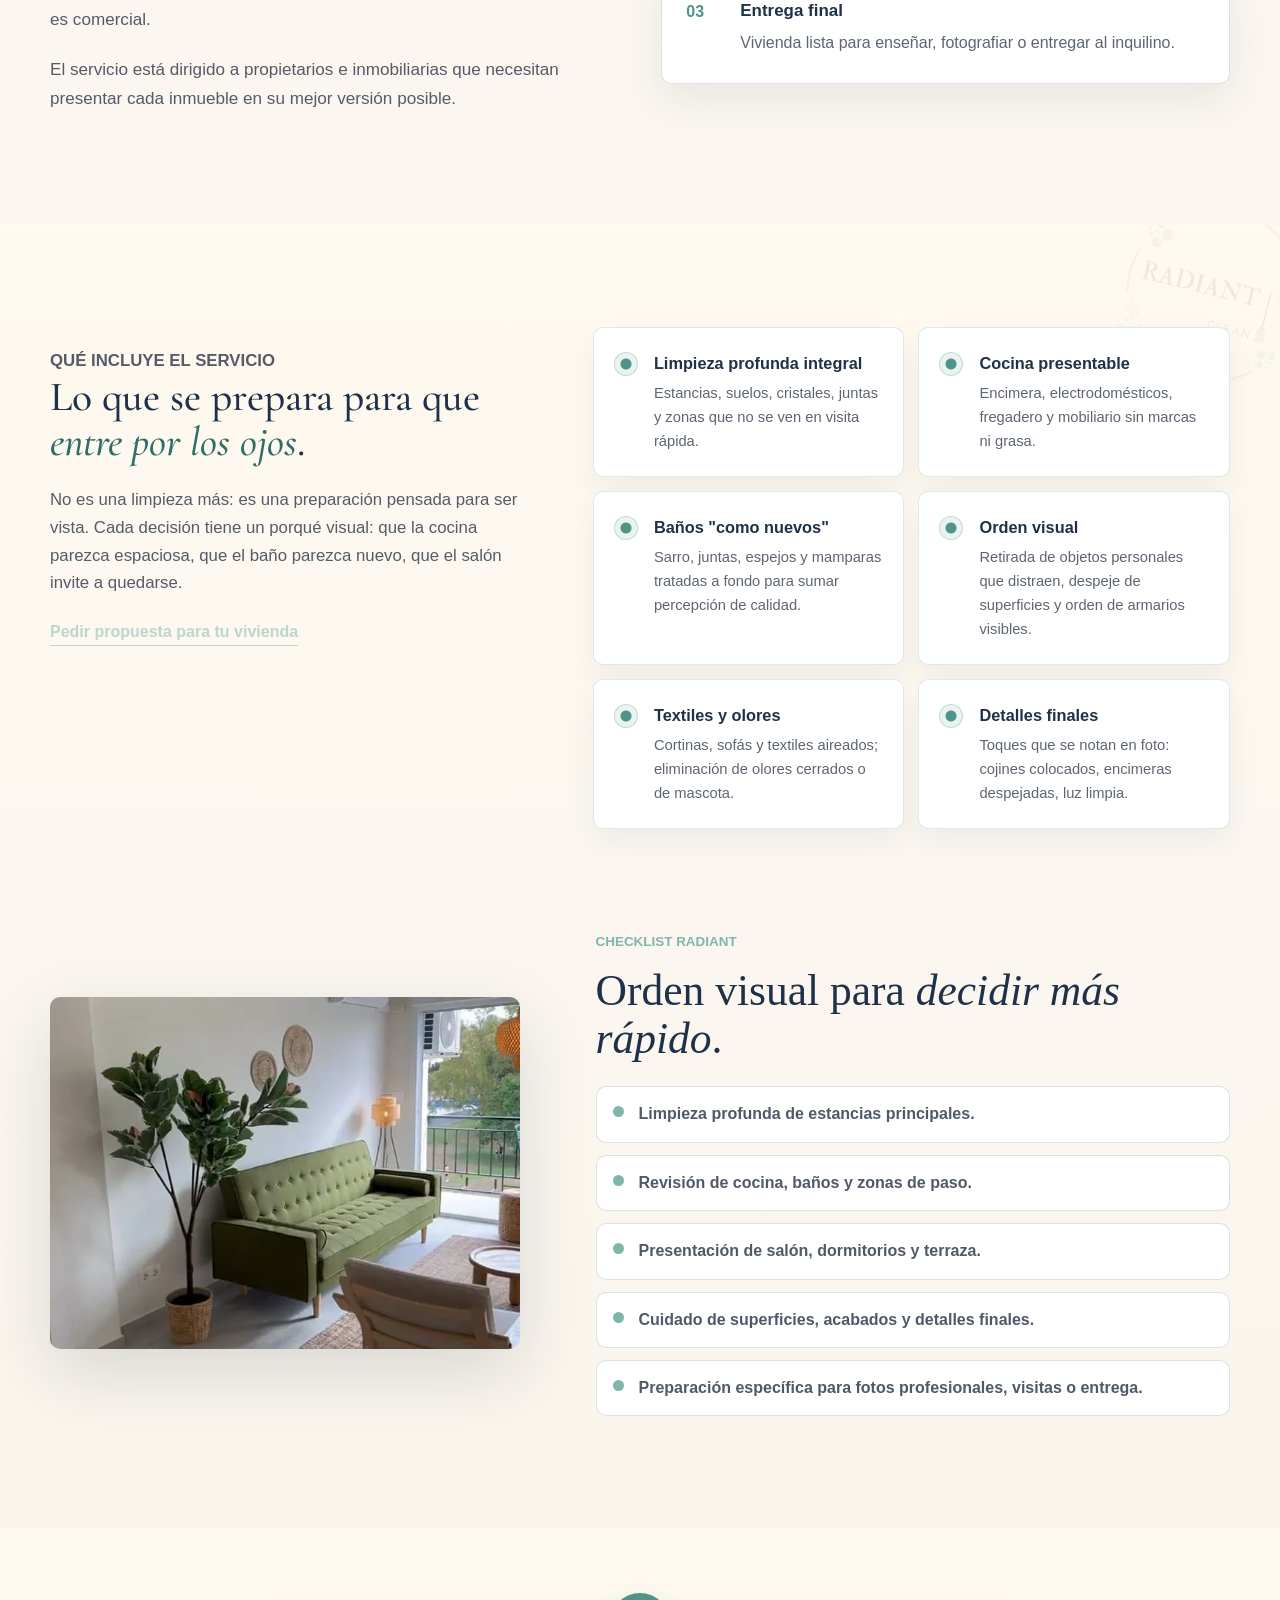
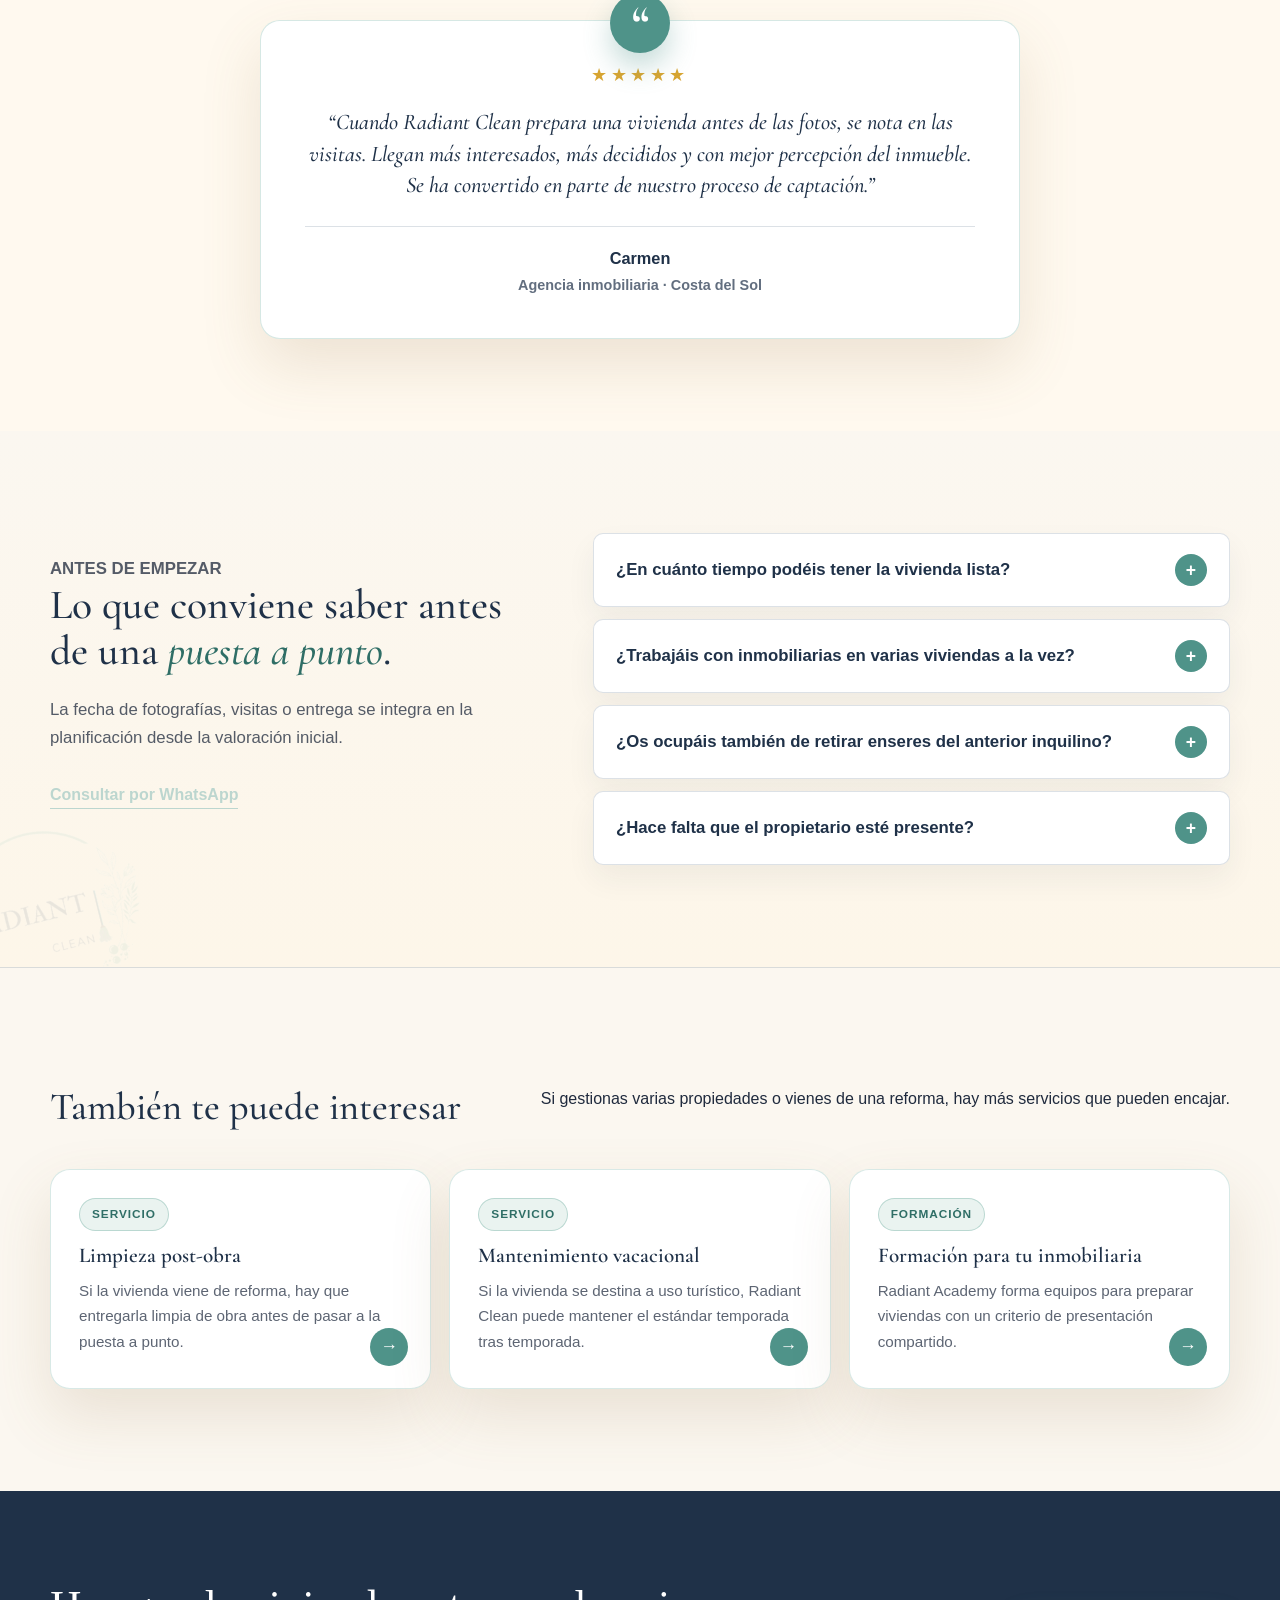
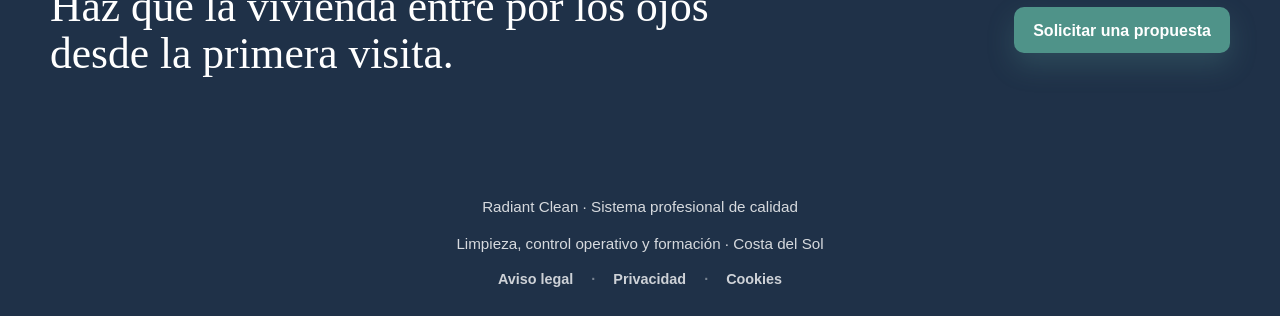
<file: venta-alquiler.html>
<!doctype html>
<html lang="es">
  <head>
    <meta charset="utf-8">
    <meta name="viewport" content="width=device-width, initial-scale=1">
    <title>Puesta a punto para venta y alquiler | Radiant Clean</title>
    <meta name="description" content="Puesta a punto profesional para viviendas en venta o alquiler en Costa del Sol. Limpieza profunda y presentación impecable para fotos, visitas y entrega de llaves.">
    <meta name="theme-color" content="#1f3148">
    <link rel="icon" href="assets/web/favicon.png">
  <link rel="stylesheet" href="styles.css?v=20260721c">
  <script defer src="script.js?v=20260721c"></script>
  </head>
  <body>
    <a class="skip-link" href="#contenido">Saltar al contenido</a>

    <header class="site-header" data-header>
      <a class="brand" href="index.html#inicio" aria-label="Radiant Clean inicio">
        <img src="assets/radiant-clean-logo.png" alt="Radiant Clean">
      </a>
      <button class="nav-toggle" type="button" aria-controls="main-nav" aria-expanded="false">
        <span></span><span></span><span></span>
        <span class="sr-only">Abrir menú</span>
      </button>
      <nav id="main-nav" class="main-nav" aria-label="Navegación principal">
        <a href="index.html#servicios">Servicios</a>
        <a href="viviendas-vacacionales.html">Viviendas</a>
        <a href="post-obra.html">Post-obra</a>
        <a href="venta-alquiler.html">Venta/alquiler</a>
        <a href="como-trabajo.html">Sistema Radiant</a>
        <a href="formacion.html">Formación</a>
        <a href="index.html#testimonios">Testimonios</a>
        <a href="index.html#faq">FAQ</a>
        <a href="index.html#contacto">Contacto</a>
      </nav>
      <a class="header-cta" href="https://wa.me/34640932249?text=Hola%2C%20quiero%20preparar%20una%20vivienda%20para%20venta%20o%20alquiler." target="_blank" rel="noreferrer">Pedir propuesta</a>
      <div class="language-switcher" aria-label="Idioma">
        <button class="lang-btn is-active" type="button" data-lang-switch="es">ES</button>
        <button class="lang-btn" type="button" data-lang-switch="en">EN</button>
      </div>
    </header>

    <main id="contenido">
      <section class="detail-hero detail-hero-venta">
        <div class="section-shell detail-hero-grid">
          <div>
            <a class="detail-back" href="index.html#servicios">Volver a servicios</a>
            <p class="eyebrow">Radiant Clean · Servicio especializado</p>
            <h1>Una vivienda preparada se <em>vende y alquila antes</em>.</h1>
            <p>
              Radiant Clean prepara cada vivienda para que transmita cuidado desde la primera foto y la primera visita.
              La intervención combina limpieza profunda, orden visual y una revisión completa orientada a la presentación.
            </p>
            <div class="detail-highlights" aria-label="Datos clave">
              <span>Antes de fotografías</span>
              <span>Antes de visitas</span>
              <span>Entrega a inquilino</span>
              <span>Inmobiliarias y propietarios</span>
            </div>
            <div class="hero-actions">
              <a class="btn btn-primary" href="https://wa.me/34640932249?text=Hola%2C%20quiero%20preparar%20mi%20vivienda%20para%20venta%20o%20alquiler." target="_blank" rel="noreferrer">Pedir presupuesto</a>
              <a class="btn btn-secondary" href="assets/Cuidado-y-excelencia-en-cada-espacio.pdf" target="_blank" rel="noreferrer">Ver dossier</a>
            </div>
          </div>
          <div class="detail-hero-card">
            <span>Objetivo</span>
            <strong>Que la vivienda se vea cuidada, luminosa y fácil de imaginar como hogar.</strong>
          </div>
        </div>
      </section>

      <nav class="service-switcher section-shell" aria-label="Servicios especializados">
        <a href="viviendas-vacacionales.html">Viviendas vacacionales</a>
        <a href="post-obra.html">Post-obra</a>
        <a class="is-current" href="venta-alquiler.html">Venta y alquiler</a>
      </nav>

      <section class="detail-proof section-shell" aria-label="Claves del servicio">
        <article>
          <span>01</span>
          <strong>Primera impresión</strong>
          <p>Espacios limpios, ordenados y visualmente preparados para fotos y visitas.</p>
        </article>
        <article>
          <span>02</span>
          <strong>Limpieza profunda</strong>
          <p>Trabajo detallado en estancias, cocina, baños, textiles y superficies sensibles.</p>
        </article>
        <article>
          <span>03</span>
          <strong>Agilidad comercial</strong>
          <p>Una vivienda preparada acorta plazos: se enseña antes, gusta antes y se decide antes.</p>
        </article>
      </section>

      <section class="detail-split">
        <div class="section-shell detail-split-grid">
          <div class="detail-copy">
            <p class="section-kicker">Para inmobiliarias y propietarios</p>
            <h2>Una vivienda cuidada se entiende mejor, se visita mejor y se <em>recuerda mejor</em>.</h2>
            <p>
              La mayoría de visitas se deciden en los primeros 30 segundos. En esos 30 segundos
              importa más cómo se siente el espacio que su tamaño o sus prestaciones. Por eso
              preparar la vivienda no es un lujo: es comercial.
            </p>
            <p>
              El servicio está dirigido a propietarios e inmobiliarias que necesitan presentar cada inmueble en su mejor versión posible.
            </p>
          </div>
          <ol class="detail-steps">
            <li><strong>Revisión completa</strong><span>Estado general, puntos visibles y detalles que afectan a la visita.</span></li>
            <li><strong>Puesta a punto</strong><span>Limpieza profunda orientada a presentación y confianza visual.</span></li>
            <li><strong>Entrega final</strong><span>Vivienda lista para enseñar, fotografiar o entregar al inquilino.</span></li>
          </ol>
        </div>
      </section>

      <section class="detail-includes">
        <div class="section-shell detail-includes-grid">
          <div class="detail-includes-copy reveal">
            <p class="section-kicker">Qué incluye el servicio</p>
            <h2>Lo que se prepara para que <em>entre por los ojos</em>.</h2>
            <p>
              No es una limpieza más: es una preparación pensada para ser vista. Cada decisión
              tiene un porqué visual: que la cocina parezca espaciosa, que el baño parezca nuevo,
              que el salón invite a quedarse.
            </p>
            <a class="text-link" href="https://wa.me/34640932249?text=Hola%2C%20quiero%20una%20propuesta%20para%20preparar%20una%20vivienda%20para%20venta%20o%20alquiler." target="_blank" rel="noreferrer">Pedir propuesta para tu vivienda</a>
          </div>
          <div class="includes-grid reveal">
            <div class="include-card"><strong>Limpieza profunda integral</strong><span>Estancias, suelos, cristales, juntas y zonas que no se ven en visita rápida.</span></div>
            <div class="include-card"><strong>Cocina presentable</strong><span>Encimera, electrodomésticos, fregadero y mobiliario sin marcas ni grasa.</span></div>
            <div class="include-card"><strong>Baños "como nuevos"</strong><span>Sarro, juntas, espejos y mamparas tratadas a fondo para sumar percepción de calidad.</span></div>
            <div class="include-card"><strong>Orden visual</strong><span>Retirada de objetos personales que distraen, despeje de superficies y orden de armarios visibles.</span></div>
            <div class="include-card"><strong>Textiles y olores</strong><span>Cortinas, sofás y textiles aireados; eliminación de olores cerrados o de mascota.</span></div>
            <div class="include-card"><strong>Detalles finales</strong><span>Toques que se notan en foto: cojines colocados, encimeras despejadas, luz limpia.</span></div>
          </div>
        </div>
      </section>

      <section class="detail-check section-shell">
        <img src="assets/web/living.webp" alt="Salón puesto a punto para venta o alquiler">
        <div>
          <p class="section-kicker">Checklist Radiant</p>
          <h2>Orden visual para <em>decidir más rápido</em>.</h2>
          <ul>
            <li>Limpieza profunda de estancias principales.</li>
            <li>Revisión de cocina, baños y zonas de paso.</li>
            <li>Presentación de salón, dormitorios y terraza.</li>
            <li>Cuidado de superficies, acabados y detalles finales.</li>
            <li>Preparación específica para fotos profesionales, visitas o entrega.</li>
          </ul>
        </div>
      </section>

      <section class="detail-testimonial">
        <div class="section-shell">
          <figure class="formacion-quote reveal">
            <span class="stars" aria-label="5 sobre 5">★★★★★</span>
            <blockquote>
              “Cuando Radiant Clean prepara una vivienda antes de las fotos, se nota en las visitas.
              Llegan más interesados, más decididos y con mejor percepción del inmueble. Se ha
              convertido en parte de nuestro proceso de captación.”
            </blockquote>
            <figcaption>
              <strong>Carmen</strong>
              <span>Agencia inmobiliaria · Costa del Sol</span>
            </figcaption>
          </figure>
        </div>
      </section>

      <section class="detail-faq">
        <div class="section-shell faq-grid">
          <div class="faq-intro reveal">
            <p class="section-kicker">Antes de empezar</p>
            <h2>Lo que conviene saber antes de una <em>puesta a punto</em>.</h2>
            <p>La fecha de fotografías, visitas o entrega se integra en la planificación desde la valoración inicial.</p>
            <a class="text-link" href="https://wa.me/34640932249?text=Hola%2C%20tengo%20una%20consulta%20sobre%20preparar%20una%20vivienda%20para%20venta%20o%20alquiler." target="_blank" rel="noreferrer">Consultar por WhatsApp</a>
          </div>

          <div class="faq-list">
            <details class="faq-item">
              <summary><span>¿En cuánto tiempo podéis tener la vivienda lista?</span><span class="faq-icon" aria-hidden="true">+</span></summary>
              <div class="faq-body">El plazo depende del tamaño y del estado. Las sesiones de fotos, visitas o entregas con fecha cerrada se incorporan a la planificación desde el inicio.</div>
            </details>
            <details class="faq-item">
              <summary><span>¿Trabajáis con inmobiliarias en varias viviendas a la vez?</span><span class="faq-icon" aria-hidden="true">+</span></summary>
              <div class="faq-body">Sí. Colaboro de forma habitual con agencias que necesitan preparar varias viviendas al mes. Te organizamos un calendario fijo y tarifa pactada para que no tengas que pedir presupuesto cada vez.</div>
            </details>
            <details class="faq-item">
              <summary><span>¿Os ocupáis también de retirar enseres del anterior inquilino?</span><span class="faq-icon" aria-hidden="true">+</span></summary>
              <div class="faq-body">La retirada de enseres y ropa puede coordinarse como parte del proyecto. En cambios de inquilino se valora una intervención conjunta de vaciado, limpieza y revisión.</div>
            </details>
            <details class="faq-item">
              <summary><span>¿Hace falta que el propietario esté presente?</span><span class="faq-icon" aria-hidden="true">+</span></summary>
              <div class="faq-body">No. Trabajamos con llaves o caja de seguridad y te mando foto de entrega cuando termino. Tú recibes la vivienda lista sin tener que cuadrar agendas.</div>
            </details>
          </div>
        </div>
      </section>

      <section class="detail-related">
        <div class="section-shell">
          <div class="detail-related-heading">
            <h2>También te puede interesar</h2>
            <p>Si gestionas varias propiedades o vienes de una reforma, hay más servicios que pueden encajar.</p>
          </div>
          <div class="related-grid">
            <a class="related-card" href="post-obra.html">
              <span class="related-tag">Servicio</span>
              <strong>Limpieza post-obra</strong>
              <p>Si la vivienda viene de reforma, hay que entregarla limpia de obra antes de pasar a la puesta a punto.</p>
            </a>
            <a class="related-card" href="viviendas-vacacionales.html">
              <span class="related-tag">Servicio</span>
              <strong>Mantenimiento vacacional</strong>
              <p>Si la vivienda se destina a uso turístico, Radiant Clean puede mantener el estándar temporada tras temporada.</p>
            </a>
            <a class="related-card" href="formacion.html">
              <span class="related-tag">Formación</span>
              <strong>Formación para tu inmobiliaria</strong>
              <p>Radiant Academy forma equipos para preparar viviendas con un criterio de presentación compartido.</p>
            </a>
          </div>
        </div>
      </section>

      <section class="detail-cta">
        <div class="section-shell">
          <h2>Haz que la vivienda entre por los ojos desde la primera visita.</h2>
          <a class="btn btn-primary" href="https://wa.me/34640932249?text=Hola%2C%20quiero%20una%20puesta%20a%20punto%20para%20venta%20o%20alquiler." target="_blank" rel="noreferrer">Solicitar una propuesta</a>
        </div>
      </section>
    </main>

    <a class="floating-whatsapp" href="https://wa.me/34640932249?text=Hola%2C%20quiero%20preparar%20una%20vivienda%20para%20venta%20o%20alquiler." target="_blank" rel="noreferrer">
      <span>WhatsApp</span>
      <strong>640 932 249</strong>
    </a>

    <footer class="site-footer">
      <span>Radiant Clean · Sistema profesional de calidad</span>
      <span>Limpieza, control operativo y formación · Costa del Sol</span>
      <div class="footer-row">
        <a href="aviso-legal.html">Aviso legal</a>
        <a href="privacidad.html">Privacidad</a>
        <a href="cookies.html">Cookies</a>
      </div>
    </footer>
  </body>
</html>
</file>
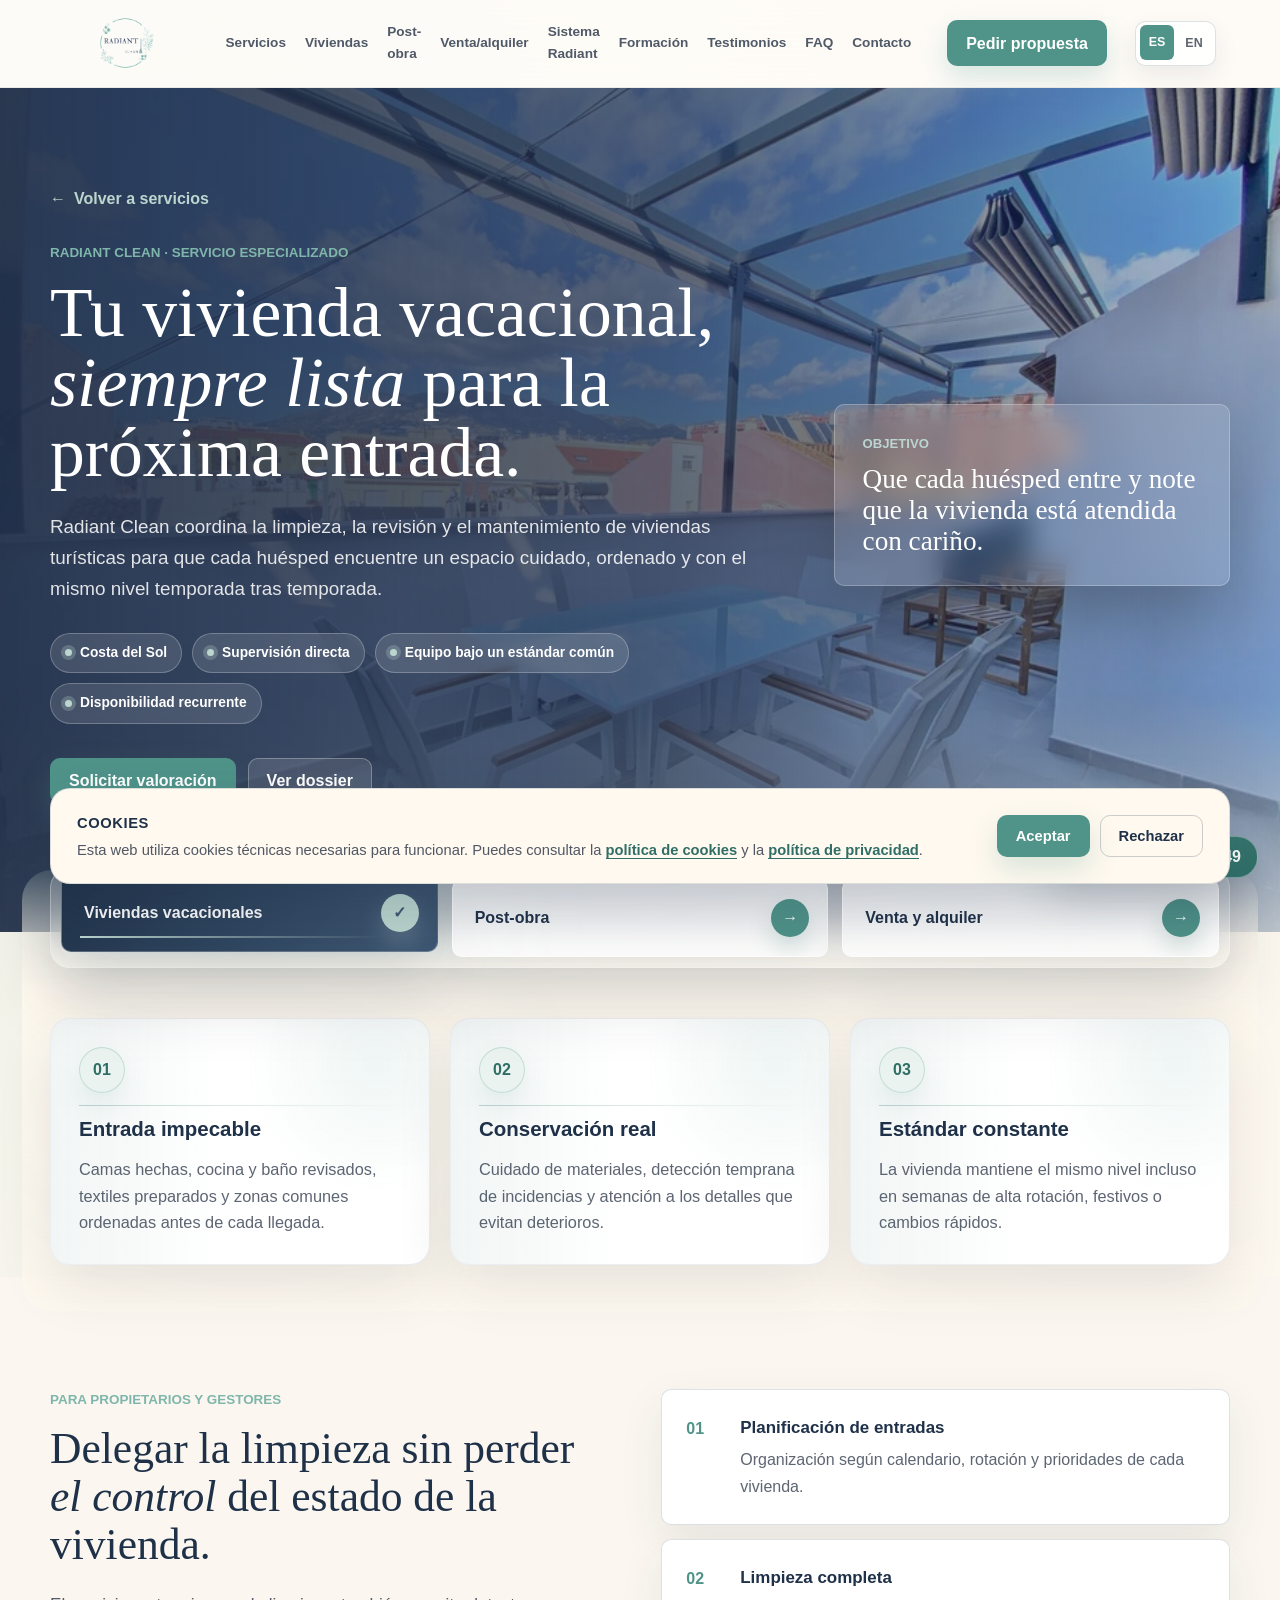
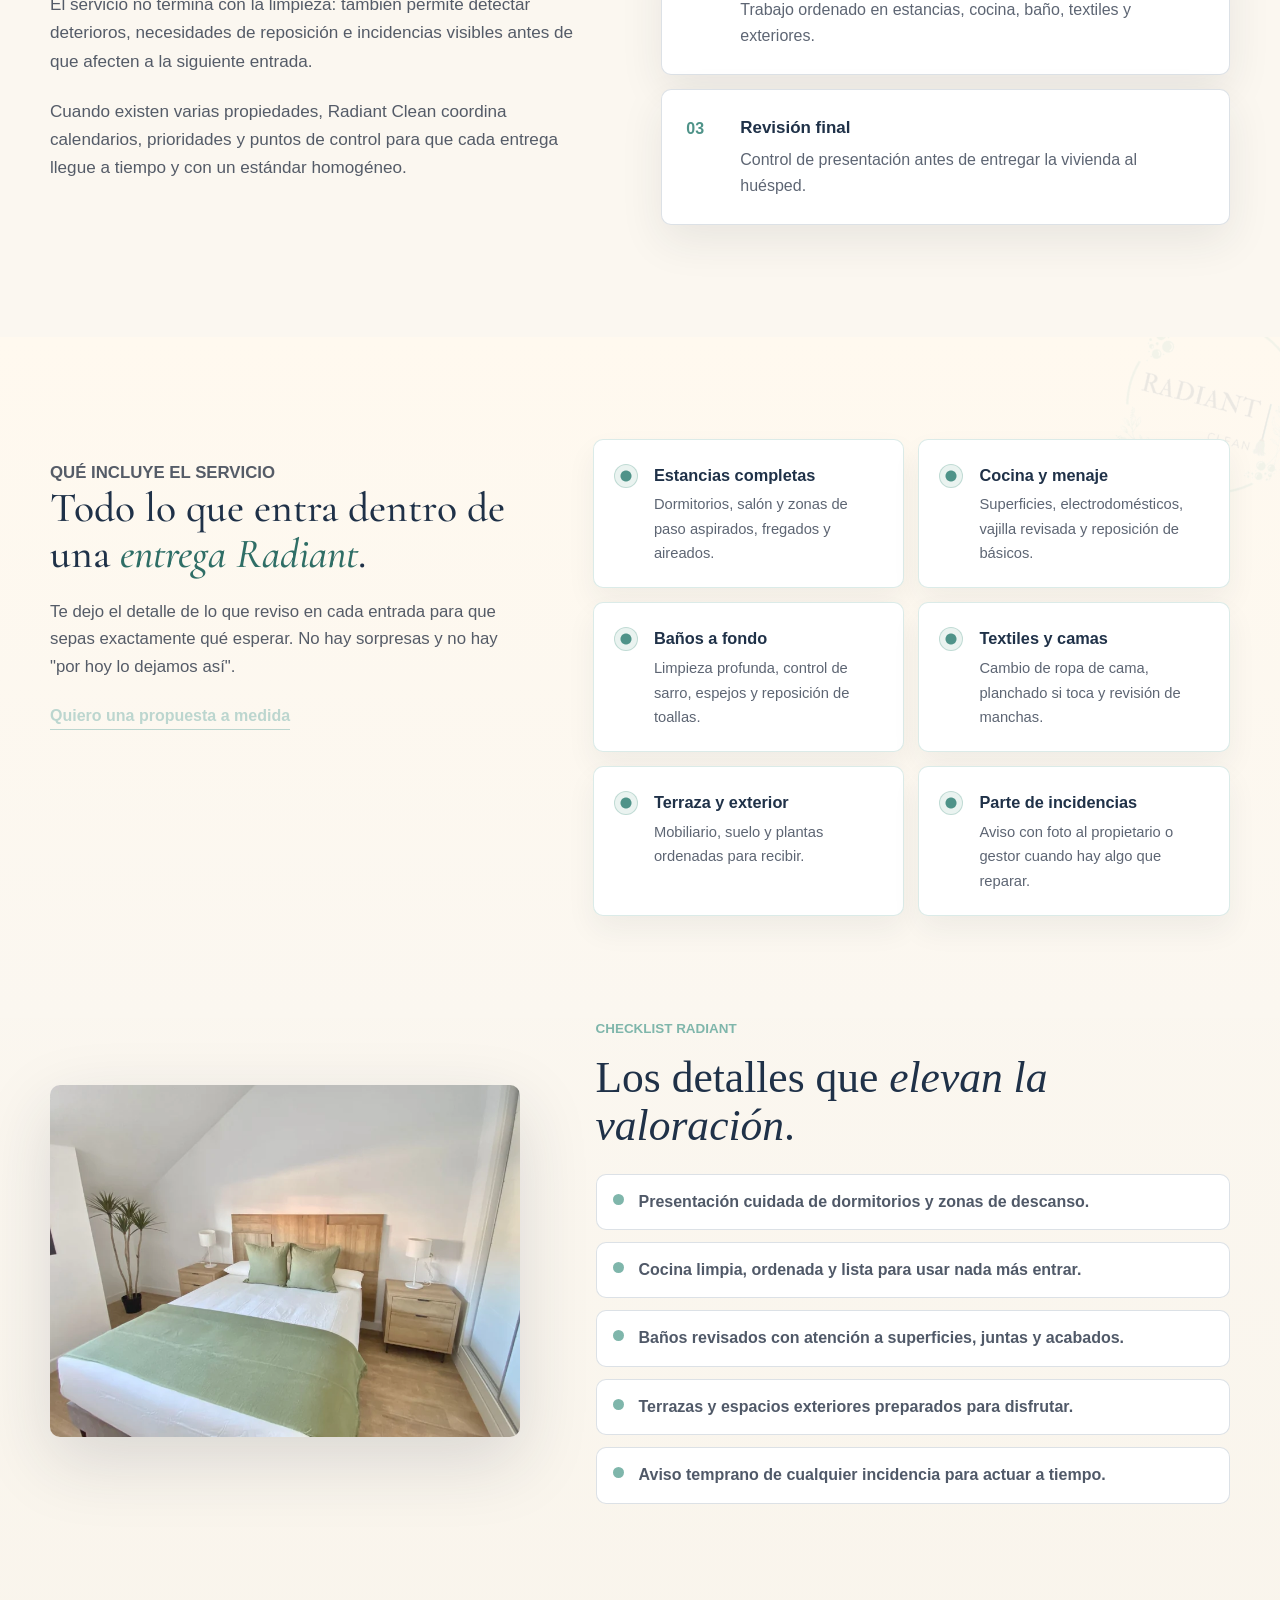
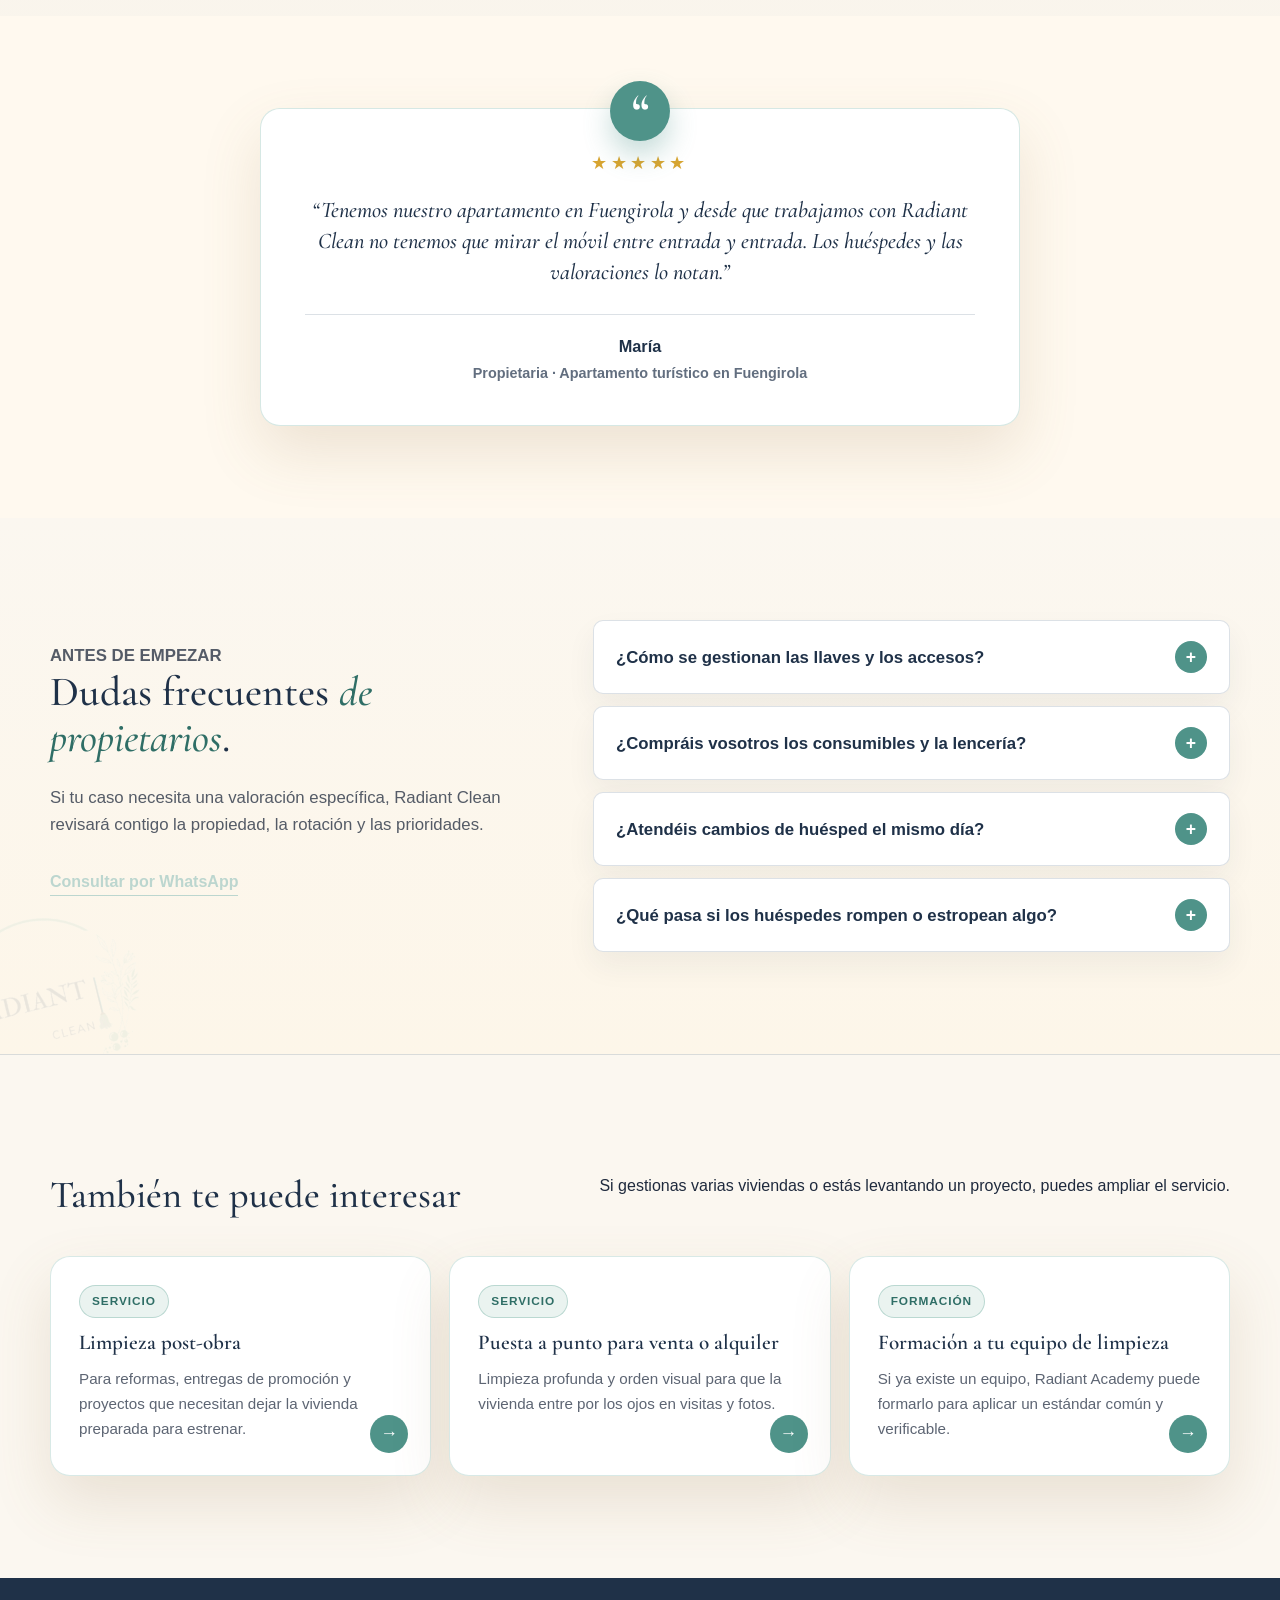
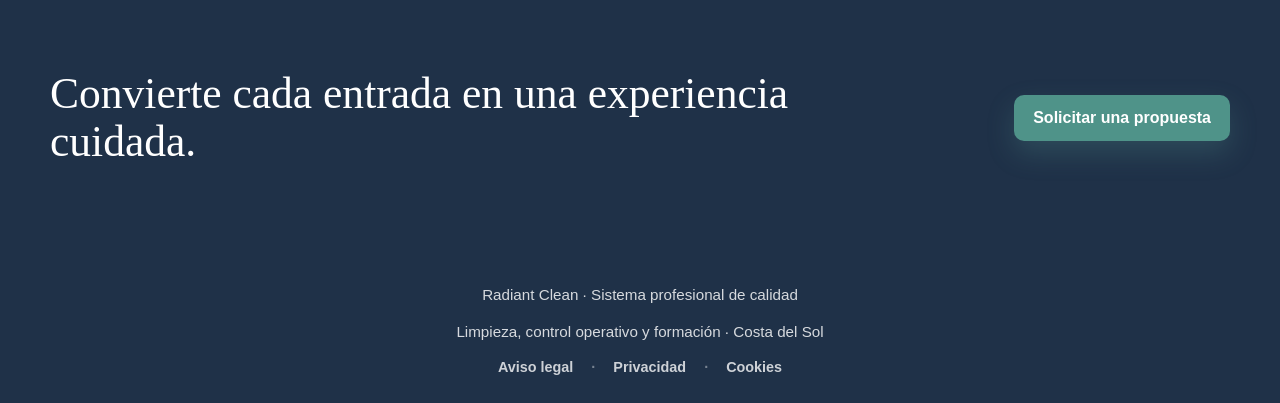
<file: viviendas-vacacionales.html>
<!doctype html>
<html lang="es">
  <head>
    <meta charset="utf-8">
    <meta name="viewport" content="width=device-width, initial-scale=1">
    <title>Viviendas vacacionales | Radiant Clean</title>
    <meta name="description" content="Limpieza, control y mantenimiento de viviendas vacacionales en Costa del Sol bajo un sistema profesional que mantiene el estándar en cada entrada.">
    <meta name="theme-color" content="#1f3148">
    <link rel="icon" href="assets/web/favicon.png">
  <link rel="stylesheet" href="styles.css?v=20260721c">
  <script defer src="script.js?v=20260721c"></script>
  </head>
  <body>
    <a class="skip-link" href="#contenido">Saltar al contenido</a>

    <header class="site-header" data-header>
      <a class="brand" href="index.html#inicio" aria-label="Radiant Clean inicio">
        <img src="assets/radiant-clean-logo.png" alt="Radiant Clean">
      </a>
      <button class="nav-toggle" type="button" aria-controls="main-nav" aria-expanded="false">
        <span></span><span></span><span></span>
        <span class="sr-only">Abrir menú</span>
      </button>
      <nav id="main-nav" class="main-nav" aria-label="Navegación principal">
        <a href="index.html#servicios">Servicios</a>
        <a href="viviendas-vacacionales.html">Viviendas</a>
        <a href="post-obra.html">Post-obra</a>
        <a href="venta-alquiler.html">Venta/alquiler</a>
        <a href="como-trabajo.html">Sistema Radiant</a>
        <a href="formacion.html">Formación</a>
        <a href="index.html#testimonios">Testimonios</a>
        <a href="index.html#faq">FAQ</a>
        <a href="index.html#contacto">Contacto</a>
      </nav>
      <a class="header-cta" href="https://wa.me/34640932249?text=Hola%2C%20quiero%20informaci%C3%B3n%20sobre%20mi%20vivienda%20vacacional." target="_blank" rel="noreferrer">Pedir propuesta</a>
      <div class="language-switcher" aria-label="Idioma">
        <button class="lang-btn is-active" type="button" data-lang-switch="es">ES</button>
        <button class="lang-btn" type="button" data-lang-switch="en">EN</button>
      </div>
    </header>

    <main id="contenido">
      <section class="detail-hero detail-hero-vacacional">
        <div class="section-shell detail-hero-grid">
          <div>
            <a class="detail-back" href="index.html#servicios">Volver a servicios</a>
            <p class="eyebrow">Radiant Clean · Servicio especializado</p>
            <h1>Tu vivienda vacacional, <em>siempre lista</em> para la próxima entrada.</h1>
            <p>
              Radiant Clean coordina la limpieza, la revisión y el mantenimiento de viviendas turísticas
              para que cada huésped encuentre un espacio cuidado, ordenado y con el mismo nivel
              temporada tras temporada.
            </p>
            <div class="detail-highlights" aria-label="Datos clave">
              <span>Costa del Sol</span>
              <span>Supervisión directa</span>
              <span>Equipo bajo un estándar común</span>
              <span>Disponibilidad recurrente</span>
            </div>
            <div class="hero-actions">
              <a class="btn btn-primary" href="https://wa.me/34640932249?text=Hola%2C%20quiero%20informaci%C3%B3n%20sobre%20el%20servicio%20para%20viviendas%20vacacionales." target="_blank" rel="noreferrer">Solicitar valoración</a>
              <a class="btn btn-secondary" href="assets/Cuidado-y-excelencia-en-cada-espacio.pdf" target="_blank" rel="noreferrer">Ver dossier</a>
            </div>
          </div>
          <div class="detail-hero-card">
            <span>Objetivo</span>
            <strong>Que cada huésped entre y note que la vivienda está atendida con cariño.</strong>
          </div>
        </div>
      </section>

      <nav class="service-switcher section-shell" aria-label="Servicios especializados">
        <a class="is-current" href="viviendas-vacacionales.html">Viviendas vacacionales</a>
        <a href="post-obra.html">Post-obra</a>
        <a href="venta-alquiler.html">Venta y alquiler</a>
      </nav>

      <section class="detail-proof section-shell" aria-label="Claves del servicio">
        <article>
          <span>01</span>
          <strong>Entrada impecable</strong>
          <p>Camas hechas, cocina y baño revisados, textiles preparados y zonas comunes ordenadas antes de cada llegada.</p>
        </article>
        <article>
          <span>02</span>
          <strong>Conservación real</strong>
          <p>Cuidado de materiales, detección temprana de incidencias y atención a los detalles que evitan deterioros.</p>
        </article>
        <article>
          <span>03</span>
          <strong>Estándar constante</strong>
          <p>La vivienda mantiene el mismo nivel incluso en semanas de alta rotación, festivos o cambios rápidos.</p>
        </article>
      </section>

      <section class="detail-split">
        <div class="section-shell detail-split-grid">
          <div class="detail-copy">
            <p class="section-kicker">Para propietarios y gestores</p>
            <h2>Delegar la limpieza sin perder <em>el control</em> del estado de la vivienda.</h2>
            <p>
              El servicio no termina con la limpieza: también permite detectar deterioros, necesidades de reposición
              e incidencias visibles antes de que afecten a la siguiente entrada.
            </p>
            <p>
              Cuando existen varias propiedades, Radiant Clean coordina calendarios, prioridades y puntos de control
              para que cada entrega llegue a tiempo y con un estándar homogéneo.
            </p>
          </div>
          <ol class="detail-steps">
            <li><strong>Planificación de entradas</strong><span>Organización según calendario, rotación y prioridades de cada vivienda.</span></li>
            <li><strong>Limpieza completa</strong><span>Trabajo ordenado en estancias, cocina, baño, textiles y exteriores.</span></li>
            <li><strong>Revisión final</strong><span>Control de presentación antes de entregar la vivienda al huésped.</span></li>
          </ol>
        </div>
      </section>

      <section class="detail-includes">
        <div class="section-shell detail-includes-grid">
          <div class="detail-includes-copy reveal">
            <p class="section-kicker">Qué incluye el servicio</p>
            <h2>Todo lo que entra dentro de una <em>entrega Radiant</em>.</h2>
            <p>
              Te dejo el detalle de lo que reviso en cada entrada para que sepas exactamente qué esperar.
              No hay sorpresas y no hay "por hoy lo dejamos así".
            </p>
            <a class="text-link" href="https://wa.me/34640932249?text=Hola%2C%20quiero%20una%20propuesta%20para%20mi%20vivienda%20vacacional." target="_blank" rel="noreferrer">Quiero una propuesta a medida</a>
          </div>
          <div class="includes-grid reveal">
            <div class="include-card"><strong>Estancias completas</strong><span>Dormitorios, salón y zonas de paso aspirados, fregados y aireados.</span></div>
            <div class="include-card"><strong>Cocina y menaje</strong><span>Superficies, electrodomésticos, vajilla revisada y reposición de básicos.</span></div>
            <div class="include-card"><strong>Baños a fondo</strong><span>Limpieza profunda, control de sarro, espejos y reposición de toallas.</span></div>
            <div class="include-card"><strong>Textiles y camas</strong><span>Cambio de ropa de cama, planchado si toca y revisión de manchas.</span></div>
            <div class="include-card"><strong>Terraza y exterior</strong><span>Mobiliario, suelo y plantas ordenadas para recibir.</span></div>
            <div class="include-card"><strong>Parte de incidencias</strong><span>Aviso con foto al propietario o gestor cuando hay algo que reparar.</span></div>
          </div>
        </div>
      </section>

      <section class="detail-check section-shell">
        <img src="assets/web/bedroom.webp" alt="Dormitorio preparado en vivienda vacacional">
        <div>
          <p class="section-kicker">Checklist Radiant</p>
          <h2>Los detalles que <em>elevan la valoración</em>.</h2>
          <ul>
            <li>Presentación cuidada de dormitorios y zonas de descanso.</li>
            <li>Cocina limpia, ordenada y lista para usar nada más entrar.</li>
            <li>Baños revisados con atención a superficies, juntas y acabados.</li>
            <li>Terrazas y espacios exteriores preparados para disfrutar.</li>
            <li>Aviso temprano de cualquier incidencia para actuar a tiempo.</li>
          </ul>
        </div>
      </section>

      <section class="detail-testimonial">
        <div class="section-shell">
          <figure class="formacion-quote reveal">
            <span class="stars" aria-label="5 sobre 5">★★★★★</span>
            <blockquote>
              “Tenemos nuestro apartamento en Fuengirola y desde que trabajamos con Radiant Clean no tenemos
              que mirar el móvil entre entrada y entrada. Los huéspedes y las valoraciones lo notan.”
            </blockquote>
            <figcaption>
              <strong>María</strong>
              <span>Propietaria · Apartamento turístico en Fuengirola</span>
            </figcaption>
          </figure>
        </div>
      </section>

      <section class="detail-faq">
        <div class="section-shell faq-grid">
          <div class="faq-intro reveal">
            <p class="section-kicker">Antes de empezar</p>
            <h2>Dudas frecuentes <em>de propietarios</em>.</h2>
            <p>Si tu caso necesita una valoración específica, Radiant Clean revisará contigo la propiedad, la rotación y las prioridades.</p>
            <a class="text-link" href="https://wa.me/34640932249?text=Hola%2C%20tengo%20una%20consulta%20sobre%20mi%20vivienda%20vacacional." target="_blank" rel="noreferrer">Consultar por WhatsApp</a>
          </div>

          <div class="faq-list">
            <details class="faq-item">
              <summary><span>¿Cómo se gestionan las llaves y los accesos?</span><span class="faq-icon" aria-hidden="true">+</span></summary>
              <div class="faq-body">El servicio puede coordinarse mediante cajas de seguridad, cerraduras inteligentes o entrega directa, según la operativa de cada propiedad.</div>
            </details>
            <details class="faq-item">
              <summary><span>¿Compráis vosotros los consumibles y la lencería?</span><span class="faq-icon" aria-hidden="true">+</span></summary>
              <div class="faq-body">La reposición de básicos y la rotación de textiles pueden coordinarse dentro del servicio o integrarse con el proveedor habitual del cliente.</div>
            </details>
            <details class="faq-item">
              <summary><span>¿Atendéis cambios de huésped el mismo día?</span><span class="faq-icon" aria-hidden="true">+</span></summary>
              <div class="faq-body">Sí. Las salidas y entradas en el mismo día se integran en la planificación para que la vivienda quede lista antes del check-in.</div>
            </details>
            <details class="faq-item">
              <summary><span>¿Qué pasa si los huéspedes rompen o estropean algo?</span><span class="faq-icon" aria-hidden="true">+</span></summary>
              <div class="faq-body">La incidencia se comunica y documenta para que el propietario o gestor pueda actuar, gestionar un cargo o tramitar el seguro.</div>
            </details>
          </div>
        </div>
      </section>

      <section class="detail-related">
        <div class="section-shell">
          <div class="detail-related-heading">
            <h2>También te puede interesar</h2>
            <p>Si gestionas varias viviendas o estás levantando un proyecto, puedes ampliar el servicio.</p>
          </div>
          <div class="related-grid">
            <a class="related-card" href="post-obra.html">
              <span class="related-tag">Servicio</span>
              <strong>Limpieza post-obra</strong>
              <p>Para reformas, entregas de promoción y proyectos que necesitan dejar la vivienda preparada para estrenar.</p>
            </a>
            <a class="related-card" href="venta-alquiler.html">
              <span class="related-tag">Servicio</span>
              <strong>Puesta a punto para venta o alquiler</strong>
              <p>Limpieza profunda y orden visual para que la vivienda entre por los ojos en visitas y fotos.</p>
            </a>
            <a class="related-card" href="formacion.html">
              <span class="related-tag">Formación</span>
              <strong>Formación a tu equipo de limpieza</strong>
              <p>Si ya existe un equipo, Radiant Academy puede formarlo para aplicar un estándar común y verificable.</p>
            </a>
          </div>
        </div>
      </section>

      <section class="detail-cta">
        <div class="section-shell">
          <h2>Convierte cada entrada en una experiencia cuidada.</h2>
          <a class="btn btn-primary" href="https://wa.me/34640932249?text=Hola%2C%20quiero%20organizar%20el%20servicio%20de%20mi%20vivienda%20vacacional." target="_blank" rel="noreferrer">Solicitar una propuesta</a>
        </div>
      </section>
    </main>

    <a class="floating-whatsapp" href="https://wa.me/34640932249?text=Hola%2C%20quiero%20informaci%C3%B3n%20sobre%20mi%20vivienda%20vacacional." target="_blank" rel="noreferrer">
      <span>WhatsApp</span>
      <strong>640 932 249</strong>
    </a>

    <footer class="site-footer">
      <span>Radiant Clean · Sistema profesional de calidad</span>
      <span>Limpieza, control operativo y formación · Costa del Sol</span>
      <div class="footer-row">
        <a href="aviso-legal.html">Aviso legal</a>
        <a href="privacidad.html">Privacidad</a>
        <a href="cookies.html">Cookies</a>
      </div>
    </footer>
  </body>
</html>
</file>
<file: styles.css>
@import url("https://fonts.googleapis.com/css2?family=Caveat:wght@500;700&family=Cormorant+Garamond:ital,wght@0,400;0,500;0,600;1,400&family=Great+Vibes&display=swap");

:root {
  --navy: #3f5874;
  --navy-deep: #1f3148;
  --ink: #1f2a3d;
  --teal: #7fb6ab;
  --teal-deep: #4f9389;
  --teal-ink: #2f6e66;
  --sage: #bcd6cf;
  --sage-leaf: #9fc4ba;
  --mist: #eaf3f0;
  --wash: #fbf7f0;
  --linen: #f1e7d6;
  --warm: #fff5e6;
  --cream: #fff9ef;
  --white: #ffffff;
  --line: rgba(63, 88, 116, 0.18);
  --line-strong: rgba(63, 88, 116, 0.28);
  --shadow: 0 24px 70px rgba(31, 42, 61, 0.15);
  --shadow-soft: 0 16px 44px rgba(31, 42, 61, 0.085);
  --shadow-warm: 0 26px 60px rgba(143, 110, 70, 0.16);
  --radius: 10px;
  --radius-lg: 20px;
  --header-height: 82px;
  --serif: "Cormorant Garamond", Georgia, "Times New Roman", serif;
  --script: "Caveat", "Segoe Script", "Brush Script MT", cursive;
  --elegant: "Great Vibes", "Allura", "Brush Script MT", cursive;
}

.name-georgina {
  font-family: var(--elegant);
  font-weight: 400;
  font-style: normal;
  letter-spacing: 0.01em;
  font-size: 1.32em;
  line-height: 0.9;
  white-space: nowrap;
  color: inherit;
  text-transform: none;
  text-decoration: inherit;
}

.eyebrow .name-georgina,
.section-kicker .name-georgina,
.audience-tag .name-georgina,
.related-tag .name-georgina {
  font-size: 1.5em;
  vertical-align: -0.05em;
}

h1 .name-georgina,
h2 .name-georgina,
h3 .name-georgina {
  font-size: 1.05em;
  color: var(--teal-ink);
}

.hero-signature .name-georgina,
.contact-script .name-georgina {
  font-size: 1.1em;
}

*,
*::before,
*::after {
  box-sizing: border-box;
}

html {
  scroll-behavior: smooth;
  overflow-x: hidden;
}

body {
  margin: 0;
  color: var(--ink);
  background:
    radial-gradient(circle at 12% 8%, rgba(127, 182, 171, 0.14), transparent 30%),
    linear-gradient(180deg, var(--cream) 0%, var(--wash) 48%, #f5efe2 100%);
  font-family: "Segoe UI", Arial, sans-serif;
  letter-spacing: 0;
  line-height: 1.65;
  overflow-x: hidden;
}

body::before {
  content: "";
  position: fixed;
  inset: 0;
  z-index: -1;
  pointer-events: none;
  background:
    radial-gradient(circle at 18% 22%, rgba(188, 214, 207, 0.36), transparent 28%),
    radial-gradient(circle at 86% 14%, rgba(241, 231, 214, 0.85), transparent 32%),
    radial-gradient(circle at 72% 82%, rgba(127, 182, 171, 0.12), transparent 36%);
  mask-image: linear-gradient(180deg, rgba(0, 0, 0, 0.72), transparent 78%);
  animation: ambient-grid 28s ease-in-out infinite alternate;
}

img {
  display: block;
  max-width: 100%;
}

a {
  color: inherit;
  text-decoration: none;
}

button,
input,
select,
textarea {
  font: inherit;
}

::selection {
  color: var(--white);
  background: var(--teal-deep);
}

.skip-link {
  position: absolute;
  left: 16px;
  top: -80px;
  z-index: 40;
  padding: 10px 14px;
  color: var(--white);
  background: var(--navy-deep);
  border-radius: var(--radius);
  transition: top 0.2s ease;
}

.skip-link:focus {
  top: 16px;
}

.sr-only {
  position: absolute;
  width: 1px;
  height: 1px;
  overflow: hidden;
  clip: rect(0, 0, 0, 0);
}

.section-shell {
  width: min(1180px, calc(100% - 40px));
  margin: 0 auto;
}

.site-header {
  position: sticky;
  top: 0;
  z-index: 30;
  min-height: var(--header-height);
  display: grid;
  grid-template-columns: auto 1fr auto auto;
  align-items: center;
  gap: 28px;
  padding: 12px clamp(18px, 5vw, 72px);
  background: rgba(255, 253, 250, 0.86);
  border-bottom: 1px solid rgba(68, 86, 114, 0.1);
  backdrop-filter: blur(22px);
  transition: box-shadow 0.25s ease, background 0.25s ease;
}

.site-header.is-scrolled {
  background: rgba(255, 255, 255, 0.92);
  box-shadow: 0 10px 28px rgba(31, 42, 61, 0.08);
}

.brand {
  display: inline-flex;
  align-items: center;
}

.brand img {
  width: 132px;
  height: 58px;
  object-fit: contain;
}

.main-nav {
  display: flex;
  justify-content: center;
  align-items: center;
  gap: 3px;
}

.main-nav a {
  padding: 9px 8px;
  color: rgba(31, 42, 61, 0.78);
  border-radius: var(--radius);
  font-size: 0.85rem;
  font-weight: 700;
  transition: color 0.2s ease, background 0.2s ease;
}

.main-nav a:hover,
.main-nav a:focus-visible {
  color: var(--navy-deep);
  background: var(--mist);
}

.header-cta,
.btn {
  display: inline-flex;
  align-items: center;
  justify-content: center;
  min-height: 46px;
  padding: 12px 18px;
  color: var(--white);
  background: var(--teal-deep);
  border: 1px solid transparent;
  border-radius: var(--radius);
  box-shadow: 0 12px 28px rgba(93, 159, 150, 0.24);
  font-weight: 800;
  line-height: 1.1;
  cursor: pointer;
  transition: transform 0.2s ease, box-shadow 0.2s ease, background 0.2s ease, border-color 0.2s ease;
}

.header-cta:hover,
.header-cta:focus-visible,
.btn-primary:hover,
.btn-primary:focus-visible {
  transform: translateY(-2px);
  background: #3f827a;
  box-shadow: 0 18px 36px rgba(79, 147, 137, 0.32);
}

.hero-actions .btn-primary {
  position: relative;
  overflow: hidden;
}

.hero-actions .btn-primary::after {
  content: "";
  position: absolute;
  inset: 0;
  background: linear-gradient(120deg, transparent 30%, rgba(255, 255, 255, 0.4), transparent 70%);
  transform: translateX(-120%);
  transition: transform 0.9s ease;
}

.hero-actions .btn-primary:hover::after,
.hero-actions .btn-primary:focus-visible::after {
  transform: translateX(120%);
}

.btn-secondary {
  color: var(--white);
  background: rgba(255, 255, 255, 0.12);
  border-color: rgba(255, 255, 255, 0.28);
  box-shadow: none;
}

.btn-secondary:hover,
.btn-secondary:focus-visible {
  transform: translateY(-2px);
  background: rgba(255, 255, 255, 0.2);
}

.nav-toggle {
  display: none;
  width: 46px;
  height: 46px;
  padding: 0;
  background: var(--white);
  border: 1px solid var(--line);
  border-radius: var(--radius);
}

.nav-toggle span:not(.sr-only) {
  display: block;
  width: 20px;
  height: 2px;
  margin: 4px auto;
  background: var(--navy-deep);
}

.language-switcher {
  display: inline-flex;
  align-items: center;
  gap: 3px;
  padding: 4px;
  background: rgba(255, 255, 255, 0.72);
  border: 1px solid var(--line);
  border-radius: var(--radius);
  box-shadow: 0 10px 24px rgba(31, 42, 61, 0.08);
}

.lang-btn {
  min-width: 34px;
  min-height: 32px;
  padding: 7px 8px;
  color: rgba(31, 42, 61, 0.72);
  background: transparent;
  border: 0;
  border-radius: 6px;
  cursor: pointer;
  font-size: 0.78rem;
  font-weight: 900;
  transition: background 0.2s ease, color 0.2s ease, transform 0.2s ease;
}

.lang-btn:hover,
.lang-btn:focus-visible {
  color: var(--navy-deep);
  background: var(--mist);
}

.lang-btn.is-active {
  color: var(--white);
  background: var(--teal-deep);
  transform: translateY(-1px);
}

.hero {
  position: relative;
  isolation: isolate;
  min-height: calc(100svh - var(--header-height));
  overflow: hidden;
  color: var(--white);
  background: var(--navy-deep);
}

.hero-bg {
  position: absolute;
  inset: 0;
  z-index: -2;
  background:
    linear-gradient(95deg, rgba(31, 49, 72, 0.92) 0%, rgba(31, 49, 72, 0.78) 42%, rgba(47, 110, 102, 0.4) 100%),
    url("assets/web/terrace.webp") center / cover no-repeat;
}

.hero-bg::after {
  content: "";
  position: absolute;
  inset: 0;
  background:
    radial-gradient(circle at 18% 84%, rgba(127, 182, 171, 0.32), transparent 38%),
    radial-gradient(circle at 92% 10%, rgba(241, 231, 214, 0.18), transparent 36%);
  pointer-events: none;
}

.hero::after {
  content: "";
  position: absolute;
  inset: auto 0 0;
  height: 145px;
  z-index: -1;
  background: linear-gradient(180deg, transparent, rgba(247, 251, 250, 0.95));
}

.hero-shell {
  min-height: calc(100svh - var(--header-height));
  display: grid;
  grid-template-columns: minmax(0, 0.95fr) minmax(380px, 0.78fr);
  gap: 56px;
  align-items: center;
  padding: 72px 0 110px;
}

.hero-copyblock {
  position: relative;
  max-width: 760px;
}

.hero-copyblock::before {
  content: "";
  display: block;
  width: 84px;
  height: 4px;
  margin-bottom: 28px;
  background: var(--teal);
}

.eyebrow,
.section-kicker {
  margin: 0 0 14px;
  color: var(--teal);
  font-size: 0.84rem;
  font-weight: 850;
  text-transform: uppercase;
}

.hero h1 {
  max-width: 820px;
  margin: 0;
  font-family: var(--serif);
  font-size: 4.7rem;
  line-height: 1.02;
  font-weight: 500;
  letter-spacing: -0.005em;
}

.hero h1 em {
  font-style: italic;
  color: var(--sage);
  font-weight: 500;
}

.hero-copy {
  max-width: 690px;
  margin: 26px 0 0;
  color: rgba(255, 255, 255, 0.88);
  font-size: 1.24rem;
  line-height: 1.55;
}

.hero-actions {
  display: flex;
  flex-wrap: wrap;
  gap: 12px;
  margin-top: 34px;
}

.hero-tags {
  display: flex;
  flex-wrap: wrap;
  gap: 10px;
  margin-top: 34px;
}

.hero-tags a {
  position: relative;
  padding: 10px 12px;
  color: rgba(255, 255, 255, 0.88);
  background: rgba(255, 255, 255, 0.09);
  border: 1px solid rgba(255, 255, 255, 0.16);
  border-radius: var(--radius);
  font-size: 0.92rem;
  font-weight: 750;
  overflow: hidden;
  transition: transform 0.22s ease, background 0.22s ease, color 0.22s ease, border-color 0.22s ease;
}

.hero-tags a::after {
  content: "→";
  display: inline-flex;
  margin-left: 8px;
  color: var(--sage);
  transition: transform 0.22s ease;
}

.hero-tags a:hover,
.hero-tags a:focus-visible {
  color: var(--white);
  background: rgba(255, 255, 255, 0.16);
  border-color: rgba(255, 255, 255, 0.32);
  transform: translateY(-2px);
}

.hero-tags a:hover::after,
.hero-tags a:focus-visible::after {
  transform: translateX(4px);
}

.hero-showcase {
  position: relative;
  min-height: 600px;
  padding: 18px 0;
}

.hero-portrait-frame {
  position: relative;
  width: 100%;
  max-width: 440px;
  margin-left: auto;
  aspect-ratio: 4 / 5;
  border-radius: var(--radius-lg);
  overflow: hidden;
  background: var(--cream);
  box-shadow: 0 36px 80px rgba(0, 0, 0, 0.34);
  isolation: isolate;
  animation: hero-portrait-float 7s ease-in-out infinite alternate;
}

@keyframes hero-portrait-float {
  from {
    transform: translateY(0);
  }
  to {
    transform: translateY(-12px);
  }
}

.hero-portrait-frame::before {
  content: "";
  position: absolute;
  inset: -16px -22px 22px 16px;
  z-index: -1;
  border: 1.5px solid var(--sage-leaf);
  border-radius: var(--radius-lg);
}

.hero-portrait-frame img {
  position: absolute;
  inset: 0;
  width: 100%;
  height: 100%;
  object-fit: cover;
  object-position: center 22%;
}

.hero-portrait-frame::after {
  content: "";
  position: absolute;
  inset: 0;
  background: linear-gradient(180deg, transparent 50%, rgba(31, 49, 72, 0.65) 100%);
  pointer-events: none;
}

.hero-signature {
  position: absolute;
  left: -28px;
  bottom: 36px;
  z-index: 3;
  padding: 18px 22px;
  color: var(--navy-deep);
  background: var(--cream);
  border: 1px solid rgba(127, 182, 171, 0.5);
  border-radius: var(--radius);
  box-shadow: var(--shadow-warm);
  max-width: 240px;
}

.hero-signature .script {
  display: block;
  font-family: var(--script);
  color: var(--teal-ink);
  font-size: 1.85rem;
  line-height: 1;
}

.hero-signature small {
  display: block;
  margin-top: 6px;
  color: rgba(31, 49, 72, 0.7);
  font-size: 0.82rem;
  font-weight: 800;
  letter-spacing: 0.04em;
  text-transform: uppercase;
}

.hero-trust-pill {
  position: absolute;
  top: -8px;
  right: -10px;
  z-index: 3;
  display: inline-flex;
  align-items: center;
  gap: 10px;
  padding: 10px 16px;
  color: var(--navy-deep);
  background: var(--cream);
  border: 1px solid rgba(127, 182, 171, 0.45);
  border-radius: 999px;
  box-shadow: var(--shadow-warm);
  font-weight: 800;
  font-size: 0.86rem;
}

.hero-trust-pill::before {
  content: "";
  width: 8px;
  height: 8px;
  background: var(--teal-deep);
  border-radius: 50%;
  box-shadow: 0 0 0 4px rgba(127, 182, 171, 0.25);
}

.trust-strip {
  position: relative;
  overflow: hidden;
  color: var(--white);
  background:
    linear-gradient(90deg, rgba(255, 255, 255, 0.08), transparent 22%, rgba(37, 52, 77, 0.1)),
    var(--teal-deep);
  border-block: 1px solid rgba(255, 255, 255, 0.22);
  box-shadow: inset 0 1px 0 rgba(255, 255, 255, 0.22);
}

.trust-track {
  display: grid;
  grid-template-columns: repeat(6, minmax(0, 1fr));
  width: min(1440px, 100%);
  margin: 0 auto;
}

.trust-item {
  position: relative;
  display: grid;
  grid-template-columns: 46px 1fr;
  gap: 13px;
  align-items: center;
  min-height: 118px;
  padding: 18px 20px;
  outline: none;
  transition: background 0.25s ease, transform 0.25s ease, box-shadow 0.25s ease;
}

.trust-item::before {
  content: "";
  position: absolute;
  left: 18px;
  right: 18px;
  bottom: 0;
  height: 3px;
  background: var(--white);
  opacity: 0;
  transform: scaleX(0.5);
  transform-origin: center;
  transition: opacity 0.25s ease, transform 0.25s ease;
}

.trust-item + .trust-item {
  border-left: 1px solid rgba(255, 255, 255, 0.22);
}

.trust-item:hover,
.trust-item:focus-visible,
.trust-item.is-active {
  z-index: 1;
  background: rgba(255, 255, 255, 0.14);
  box-shadow: inset 0 0 0 1px rgba(255, 255, 255, 0.16);
}

.trust-item:hover::before,
.trust-item:focus-visible::before,
.trust-item.is-active::before {
  opacity: 1;
  transform: scaleX(1);
}

.trust-icon {
  display: inline-flex;
  align-items: center;
  justify-content: center;
  width: 46px;
  height: 46px;
  color: var(--white);
  background: rgba(255, 255, 255, 0.12);
  border: 1px solid rgba(255, 255, 255, 0.28);
  border-radius: 50%;
  transition: transform 0.25s ease, background 0.25s ease, color 0.25s ease, box-shadow 0.25s ease;
}

.trust-icon svg {
  width: 26px;
  height: 26px;
  fill: none;
  stroke: currentColor;
  stroke-width: 2.3;
  stroke-linecap: round;
  stroke-linejoin: round;
}

.trust-copy {
  display: grid;
  gap: 2px;
  min-width: 0;
}

.trust-copy strong {
  color: var(--white);
  font-size: 1rem;
  line-height: 1.13;
  font-weight: 900;
}

.trust-copy small {
  color: rgba(255, 255, 255, 0.74);
  font-size: 0.78rem;
  font-weight: 700;
  line-height: 1.25;
}

.trust-item:hover .trust-icon,
.trust-item:focus-visible .trust-icon,
.trust-item.is-active .trust-icon {
  color: var(--teal-deep);
  background: var(--white);
  box-shadow: 0 12px 28px rgba(31, 42, 61, 0.2);
  transform: translateY(-2px) scale(1.04);
}

.trust-item:hover .trust-icon svg,
.trust-item:focus-visible .trust-icon svg,
.trust-item.is-active .trust-icon svg {
  animation: icon-draw 0.55s ease both;
}

@keyframes icon-draw {
  0% {
    stroke-dasharray: 1 80;
  }
  100% {
    stroke-dasharray: 80 0;
  }
}

@keyframes ambient-grid {
  from {
    background-position: 0 0, 0 0;
  }
  to {
    background-position: 44px 22px, -22px 44px;
  }
}

@keyframes gentle-pulse {
  0%,
  100% {
    box-shadow: 0 0 0 0 rgba(128, 184, 173, 0.28);
  }
  50% {
    box-shadow: 0 0 0 9px rgba(128, 184, 173, 0);
  }
}

.stats {
  position: relative;
  padding: 56px 0 24px;
  z-index: 1;
}

.stats-grid {
  display: grid;
  grid-template-columns: repeat(4, minmax(0, 1fr));
  gap: 18px;
}

.stat-card {
  position: relative;
  padding: 26px 24px;
  background: var(--white);
  border: 1px solid rgba(127, 182, 171, 0.32);
  border-radius: var(--radius-lg);
  box-shadow: var(--shadow-warm);
  text-align: left;
  overflow: hidden;
  transition: transform 0.3s ease, box-shadow 0.3s ease;
}

.stat-card::before {
  content: "";
  position: absolute;
  inset: auto -30px -30px auto;
  width: 120px;
  height: 120px;
  background: radial-gradient(circle, rgba(127, 182, 171, 0.22), transparent 70%);
}

.stat-card:hover {
  transform: translateY(-6px);
  box-shadow: 0 28px 56px rgba(31, 49, 72, 0.16);
}

.stat-num {
  position: relative;
  display: block;
  color: var(--teal-ink);
  font-family: var(--serif);
  font-size: 3.4rem;
  line-height: 1;
  font-weight: 600;
  letter-spacing: -0.01em;
}

.stat-card span {
  position: relative;
  display: block;
  margin-top: 10px;
  color: rgba(31, 49, 72, 0.78);
  font-weight: 700;
  font-size: 0.96rem;
  line-height: 1.4;
}

.promise {
  padding: 100px 0 72px;
  background: linear-gradient(180deg, var(--wash), #fffefa);
}

.promise-grid {
  display: grid;
  grid-template-columns: 0.9fr 1.1fr;
  gap: 72px;
  align-items: start;
}

.promise h2,
.founder h2,
.section-heading h2,
.operations h2,
.method h2,
.results h2,
.contact h2,
.training h2 {
  margin: 0;
  color: var(--navy-deep);
  font-family: var(--serif);
  font-size: 2.95rem;
  line-height: 1.08;
  font-weight: 500;
  letter-spacing: -0.005em;
}

.promise h2 em,
.founder h2 em,
.section-heading h2 em,
.operations h2 em,
.method h2 em,
.results h2 em,
.contact h2 em,
.training h2 em,
.reels-heading h2 em {
  font-style: italic;
  color: var(--teal-ink);
  font-weight: 500;
}

.promise-copy {
  display: grid;
  gap: 18px;
  padding-top: 32px;
  border-top: 1px solid var(--line-strong);
}

.promise-copy p,
.founder-copy p:not(.section-kicker),
.operations-copy p,
.results-top p:last-child,
.contact-copy p:not(.section-kicker) {
  margin: 0;
  color: rgba(31, 42, 61, 0.76);
  font-size: 1.07rem;
}

.metrics {
  display: grid;
  grid-template-columns: repeat(4, minmax(0, 1fr));
  gap: 1px;
  overflow: hidden;
  margin-bottom: 108px;
  background: var(--line);
  border: 1px solid var(--line);
  border-radius: var(--radius);
  box-shadow: var(--shadow-soft);
}

.metric {
  position: relative;
  min-height: 230px;
  padding: 28px;
  background: var(--white);
  overflow: hidden;
  cursor: pointer;
  transition: transform 0.26s ease, box-shadow 0.26s ease, background 0.26s ease;
}

.metric::before {
  content: "";
  position: absolute;
  inset: 0;
  background: radial-gradient(circle at 82% 18%, rgba(128, 184, 173, 0.18), transparent 34%);
  opacity: 0;
  transition: opacity 0.26s ease;
}

.metric-number {
  position: relative;
  display: inline-flex;
  margin-bottom: 42px;
  color: var(--teal-deep);
  font-weight: 900;
}

.metric-icon,
.benefit-icon,
.method-icon {
  display: inline-flex;
  align-items: center;
  justify-content: center;
  color: var(--teal-deep);
  background: var(--mist);
  border: 1px solid rgba(128, 184, 173, 0.32);
  border-radius: 50%;
  transition: transform 0.26s ease, background 0.26s ease, color 0.26s ease, box-shadow 0.26s ease;
}

.metric-icon {
  position: absolute;
  top: 24px;
  right: 24px;
  width: 48px;
  height: 48px;
}

.metric-icon svg,
.benefit-icon svg,
.method-icon svg {
  width: 25px;
  height: 25px;
  fill: none;
  stroke: currentColor;
  stroke-width: 2.25;
  stroke-linecap: round;
  stroke-linejoin: round;
}

.metric strong {
  position: relative;
  display: block;
  color: var(--navy-deep);
  font-size: 1.24rem;
  line-height: 1.2;
}

.metric p {
  position: relative;
  margin: 12px 0 0;
  color: rgba(31, 42, 61, 0.7);
}

.live-card:focus-visible,
.ops-item:focus-visible {
  outline: 3px solid rgba(128, 184, 173, 0.55);
  outline-offset: 4px;
}

.live-card:hover,
.live-card:focus-visible,
.live-card.is-active {
  z-index: 2;
  transform: translateY(-6px);
  box-shadow: 0 24px 56px rgba(31, 42, 61, 0.16);
}

.metric:hover::before,
.metric:focus-visible::before,
.metric.is-active::before,
.benefit:hover::before,
.benefit:focus-visible::before,
.benefit.is-active::before,
.method-list li:hover::before,
.method-list li:focus-visible::before,
.method-list li.is-active::before {
  opacity: 1;
}

.live-card:hover .metric-icon,
.live-card:focus-visible .metric-icon,
.live-card.is-active .metric-icon,
.live-card:hover .benefit-icon,
.live-card:focus-visible .benefit-icon,
.live-card.is-active .benefit-icon,
.live-card:hover .method-icon,
.live-card:focus-visible .method-icon,
.live-card.is-active .method-icon {
  color: var(--white);
  background: var(--teal-deep);
  box-shadow: 0 14px 30px rgba(93, 159, 150, 0.28);
  transform: translateY(-2px) rotate(-3deg) scale(1.06);
}

.live-card:hover svg,
.live-card:focus-visible svg,
.live-card.is-active svg {
  animation: icon-draw 0.55s ease both;
}

.live-extra,
.ops-item em {
  display: block;
  max-height: 0;
  margin-top: 0;
  color: rgba(31, 42, 61, 0.72);
  font-style: normal;
  font-size: 0.92rem;
  font-weight: 700;
  line-height: 1.45;
  opacity: 0;
  overflow: hidden;
  transform: translateY(-6px);
  transition: max-height 0.3s ease, opacity 0.3s ease, margin-top 0.3s ease, transform 0.3s ease;
}

.live-card:hover .live-extra,
.live-card:focus-visible .live-extra,
.live-card.is-active .live-extra,
.ops-item:hover em,
.ops-item:focus-visible em,
.ops-item.is-active em {
  max-height: 88px;
  margin-top: 12px;
  opacity: 1;
  transform: translateY(0);
}

.founder {
  padding: 112px 0;
  background: linear-gradient(180deg, var(--white), var(--warm));
  border-block: 1px solid var(--line);
}

.founder-grid {
  display: grid;
  grid-template-columns: minmax(300px, 440px) 1fr;
  gap: 84px;
  align-items: center;
}

.portrait-stack {
  position: relative;
}

.portrait-stack::before {
  content: "";
  position: absolute;
  inset: 28px -22px -22px 22px;
  border: 1px solid var(--teal);
  border-radius: var(--radius);
}

.portrait-main {
  position: relative;
  width: 100%;
  aspect-ratio: 3 / 4;
  object-fit: cover;
  border-radius: var(--radius);
  box-shadow: var(--shadow);
}

.portrait-note {
  position: absolute;
  left: 20px;
  right: 20px;
  bottom: 20px;
  padding: 14px 16px;
  color: var(--white);
  background: rgba(37, 52, 77, 0.76);
  border: 1px solid rgba(255, 255, 255, 0.18);
  border-radius: var(--radius);
  backdrop-filter: blur(10px);
}

.portrait-note > span,
.portrait-note strong {
  display: block;
}

.portrait-note > span {
  color: var(--sage);
  font-size: 0.76rem;
  font-weight: 850;
  text-transform: uppercase;
}

.portrait-note strong {
  margin-top: 4px;
  font-family: var(--serif);
  font-size: 1.3rem;
  font-weight: 700;
  line-height: 1.05;
}

.portrait-note .name-georgina {
  font-family: inherit;
  font-size: inherit;
  font-weight: inherit;
  line-height: inherit;
  white-space: normal;
}

.founder-copy {
  max-width: 690px;
}

.founder-copy p:not(.section-kicker) {
  margin-top: 22px;
}

.founder-marks {
  display: flex;
  flex-wrap: wrap;
  gap: 10px;
  margin-top: 30px;
}

.founder-marks span {
  padding: 9px 12px;
  color: var(--navy-deep);
  background: rgba(255, 255, 255, 0.74);
  border: 1px solid var(--line);
  border-radius: var(--radius);
  font-size: 0.92rem;
  font-weight: 800;
}

.founder-note {
  margin-top: 28px;
  padding: 18px 20px;
  color: rgba(31, 42, 61, 0.78);
  background: rgba(255, 255, 255, 0.78);
  border: 1px solid rgba(128, 184, 173, 0.26);
  border-left: 4px solid var(--teal);
  border-radius: var(--radius);
  box-shadow: var(--shadow-soft);
  font-weight: 700;
}

.founder-compact {
  padding: 86px 0;
}

.founder-compact .founder-grid {
  grid-template-columns: minmax(240px, 320px) 1fr;
  gap: clamp(42px, 6vw, 72px);
}

.founder-compact .portrait-main {
  aspect-ratio: 4 / 5;
}

.founder-compact .founder-copy {
  max-width: 760px;
}

.founder-compact .founder-copy p:not(.section-kicker) {
  margin-top: 16px;
}

.founder-compact .founder-note {
  margin-top: 20px;
}

.services {
  padding: 112px 0;
  background: linear-gradient(180deg, var(--mist), #f8f5ef);
}

.section-heading {
  display: grid;
  grid-template-columns: 0.55fr 1fr;
  gap: 58px;
  align-items: end;
  margin-bottom: 52px;
}

.section-heading .section-kicker,
.promise .section-kicker,
.founder .section-kicker,
.service-compare .section-kicker,
.operations .section-kicker,
.method .section-kicker,
.results .section-kicker,
.contact .section-kicker {
  color: var(--teal-deep);
}

.case-studies .section-kicker {
  color: var(--sage);
}

.service-grid {
  display: grid;
  grid-template-columns: repeat(3, minmax(0, 1fr));
  gap: 18px;
}

.service-card {
  position: relative;
  min-height: 430px;
  overflow: hidden;
  color: var(--white);
  background: var(--navy-deep);
  border: 1px solid rgba(68, 86, 114, 0.12);
  border-radius: var(--radius);
  box-shadow: var(--shadow-soft);
  isolation: isolate;
  transition: transform 0.32s ease, box-shadow 0.32s ease, border-color 0.32s ease;
}

.service-card-feature {
  grid-column: span 2;
}

.service-card img {
  position: absolute;
  inset: 0;
  width: 100%;
  height: 100%;
  object-fit: cover;
  transition: transform 0.55s ease;
}

.service-card::after {
  content: "";
  position: absolute;
  inset: 0;
  z-index: 1;
  background: linear-gradient(180deg, rgba(37, 52, 77, 0.08) 0%, rgba(37, 52, 77, 0.68) 68%, rgba(37, 52, 77, 0.9) 100%);
}

.service-card::before {
  content: "";
  position: absolute;
  left: 20px;
  right: 20px;
  top: 20px;
  z-index: 2;
  height: 1px;
  background: linear-gradient(90deg, rgba(255, 255, 255, 0.74), rgba(188, 214, 207, 0.28), transparent);
  opacity: 0.78;
}

.service-card:hover,
.service-card:focus-within {
  border-color: rgba(188, 214, 207, 0.46);
  box-shadow: 0 28px 68px rgba(31, 42, 61, 0.18);
  transform: translateY(-4px);
}

.service-card:hover img,
.service-card:focus-within img {
  transform: scale(1.04);
}

.service-card.is-spotlight {
  outline: 3px solid rgba(128, 184, 173, 0.78);
  outline-offset: 5px;
  transform: translateY(-4px);
}

.service-card div {
  position: absolute;
  left: 24px;
  right: 24px;
  bottom: 24px;
  z-index: 3;
}

.service-card span {
  display: inline-flex;
  align-items: center;
  justify-content: center;
  width: 42px;
  height: 42px;
  margin-bottom: 18px;
  color: var(--navy-deep);
  background: var(--sage);
  border-radius: 50%;
  font-weight: 900;
}

.service-card h3,
.benefit h3 {
  margin: 0;
  font-size: 1.25rem;
  line-height: 1.23;
}

.service-card h3 {
  text-shadow: 0 10px 28px rgba(0, 0, 0, 0.26);
}

.service-card-feature h3 {
  max-width: 520px;
  font-size: 1.75rem;
}

.service-card p,
.benefit p {
  margin: 12px 0 0;
  color: rgba(255, 255, 255, 0.78);
}

.service-link {
  position: relative;
  display: inline-flex;
  align-items: center;
  gap: 10px;
  min-height: 42px;
  margin-top: 18px;
  padding: 10px 44px 10px 14px;
  color: var(--navy-deep);
  background: rgba(255, 255, 255, 0.92);
  border: 1px solid rgba(255, 255, 255, 0.52);
  border-radius: var(--radius);
  box-shadow: 0 12px 26px rgba(0, 0, 0, 0.16);
  font-size: 0.9rem;
  font-weight: 900;
  overflow: hidden;
  transition: transform 0.24s ease, background 0.24s ease, box-shadow 0.24s ease;
}

.service-link::before {
  content: "";
  position: absolute;
  inset: 0;
  background: linear-gradient(90deg, transparent, rgba(128, 184, 173, 0.24), transparent);
  transform: translateX(-100%);
  transition: transform 0.45s ease;
}

.service-link::after {
  content: "→";
  position: absolute;
  right: 14px;
  top: 50%;
  width: 22px;
  height: 22px;
  display: inline-flex;
  align-items: center;
  justify-content: center;
  color: var(--white);
  background: var(--teal-deep);
  border-radius: 50%;
  transform: translateY(-50%);
  transition: transform 0.24s ease, background 0.24s ease;
}

.service-link:hover,
.service-link:focus-visible {
  transform: translateY(-2px);
  background: var(--white);
  box-shadow: 0 18px 34px rgba(0, 0, 0, 0.2);
}

.service-link:hover::before,
.service-link:focus-visible::before {
  transform: translateX(100%);
}

.service-link:hover::after,
.service-link:focus-visible::after {
  background: var(--navy);
  transform: translate(4px, -50%);
}

.service-link:focus-visible {
  outline: 3px solid rgba(128, 184, 173, 0.65);
  outline-offset: 3px;
}

.service-compare {
  position: relative;
  padding: 94px 0 104px;
  background:
    linear-gradient(180deg, #f8f5ef 0%, var(--cream) 100%),
    radial-gradient(circle at 86% 18%, rgba(127, 182, 171, 0.18), transparent 34%);
  border-top: 1px solid rgba(63, 88, 116, 0.08);
}

.compare-heading {
  display: grid;
  grid-template-columns: 0.56fr minmax(0, 1fr);
  gap: 56px;
  align-items: end;
  margin-bottom: 34px;
}

.compare-heading h2 {
  margin: 0;
  color: var(--navy-deep);
  font-family: var(--serif);
  font-size: 2.75rem;
  line-height: 1.08;
  font-weight: 500;
}

.compare-heading p:last-child {
  margin: 0;
  padding-top: 22px;
  color: rgba(31, 42, 61, 0.72);
  border-top: 1px solid var(--line-strong);
  font-size: 1.04rem;
}

.compare-table-wrap {
  overflow: auto;
  background: rgba(255, 255, 255, 0.78);
  border: 1px solid rgba(127, 182, 171, 0.26);
  border-radius: var(--radius-lg);
  box-shadow: 0 26px 64px rgba(31, 42, 61, 0.1);
}

.compare-table {
  width: 100%;
  min-width: 820px;
  border-collapse: collapse;
}

.compare-table th,
.compare-table td {
  padding: 22px 24px;
  text-align: left;
  vertical-align: top;
  border-bottom: 1px solid rgba(63, 88, 116, 0.1);
}

.compare-table thead th {
  color: var(--teal-ink);
  background: rgba(234, 243, 240, 0.82);
  font-size: 0.78rem;
  font-weight: 900;
  letter-spacing: 0.08em;
  text-transform: uppercase;
}

.compare-table tbody th {
  color: var(--navy-deep);
  font-size: 1.02rem;
  line-height: 1.3;
}

.compare-table td {
  color: rgba(31, 42, 61, 0.72);
  font-size: 0.98rem;
}

.compare-table tr:last-child th,
.compare-table tr:last-child td {
  border-bottom: 0;
}

.compare-pill {
  display: inline-flex;
  align-items: center;
  min-height: 32px;
  padding: 7px 11px;
  color: var(--navy-deep);
  background: var(--mist);
  border: 1px solid rgba(127, 182, 171, 0.42);
  border-radius: 999px;
  font-size: 0.78rem;
  font-weight: 900;
  letter-spacing: 0.04em;
  text-transform: uppercase;
}

.case-studies {
  position: relative;
  isolation: isolate;
  padding: 112px 0;
  color: var(--white);
  background:
    linear-gradient(130deg, rgba(31, 49, 72, 0.98), rgba(47, 110, 102, 0.86)),
    url("assets/web/living.webp") center / cover no-repeat;
  overflow: hidden;
}

.case-studies::before {
  content: "";
  position: absolute;
  inset: 18px;
  z-index: -1;
  border: 1px solid rgba(255, 255, 255, 0.12);
  border-radius: 24px;
}

.case-heading {
  display: grid;
  grid-template-columns: 0.52fr minmax(0, 1fr);
  gap: 58px;
  align-items: end;
  margin-bottom: 46px;
}

.case-heading h2 {
  margin: 0;
  color: var(--white);
  font-family: var(--serif);
  font-size: 3rem;
  line-height: 1.06;
  font-weight: 500;
}

.case-heading p:last-child {
  margin: 0;
  padding-top: 22px;
  color: rgba(255, 255, 255, 0.78);
  border-top: 1px solid rgba(255, 255, 255, 0.22);
  font-size: 1.05rem;
}

.case-feature {
  display: grid;
  grid-template-columns: minmax(0, 1.18fr) minmax(320px, 0.82fr);
  gap: 28px;
  align-items: stretch;
}

.case-visual {
  display: grid;
  grid-template-columns: 1fr 1fr;
  gap: 1px;
  min-height: 520px;
  overflow: hidden;
  background: rgba(255, 255, 255, 0.18);
  border: 1px solid rgba(255, 255, 255, 0.22);
  border-radius: var(--radius-lg);
  box-shadow: 0 34px 80px rgba(0, 0, 0, 0.22);
}

.case-photo {
  position: relative;
  min-height: 100%;
  margin: 0;
  overflow: hidden;
}

.case-photo img {
  width: 100%;
  height: 100%;
  min-height: 520px;
  object-fit: cover;
}

.case-photo-before img {
  filter: saturate(0.72) brightness(0.72) contrast(0.92);
}

.case-photo::after {
  content: "";
  position: absolute;
  inset: 0;
  background: linear-gradient(180deg, transparent 42%, rgba(31, 49, 72, 0.82));
}

.case-photo figcaption {
  position: absolute;
  left: 18px;
  bottom: 18px;
  z-index: 1;
  padding: 8px 12px;
  color: var(--white);
  background: rgba(31, 49, 72, 0.72);
  border: 1px solid rgba(255, 255, 255, 0.22);
  border-radius: 999px;
  font-size: 0.78rem;
  font-weight: 900;
  letter-spacing: 0.08em;
  text-transform: uppercase;
  backdrop-filter: blur(10px);
}

.case-copy {
  padding: 34px;
  color: var(--navy-deep);
  background: rgba(255, 255, 255, 0.92);
  border: 1px solid rgba(255, 255, 255, 0.46);
  border-radius: var(--radius-lg);
  box-shadow: 0 28px 68px rgba(0, 0, 0, 0.16);
}

.case-tag,
.case-card span {
  display: inline-flex;
  align-items: center;
  min-height: 30px;
  padding: 6px 10px;
  color: var(--teal-ink);
  background: var(--mist);
  border: 1px solid rgba(127, 182, 171, 0.36);
  border-radius: 999px;
  font-size: 0.76rem;
  font-weight: 900;
  letter-spacing: 0.08em;
  text-transform: uppercase;
}

.case-copy h3 {
  margin: 18px 0 0;
  color: var(--navy-deep);
  font-family: var(--serif);
  font-size: 2.05rem;
  line-height: 1.08;
  font-weight: 600;
}

.case-copy p {
  margin: 18px 0 0;
  color: rgba(31, 42, 61, 0.76);
}

.case-copy ul {
  display: grid;
  gap: 10px;
  margin: 24px 0 0;
  padding: 0;
  list-style: none;
}

.case-copy li {
  position: relative;
  padding-left: 28px;
  color: rgba(31, 42, 61, 0.82);
  font-weight: 750;
}

.case-copy li::before {
  content: "";
  position: absolute;
  left: 0;
  top: 0.72em;
  width: 10px;
  height: 10px;
  background: var(--teal-deep);
  border-radius: 50%;
}

.case-grid {
  display: grid;
  grid-template-columns: repeat(3, minmax(0, 1fr));
  gap: 18px;
  margin-top: 22px;
}

.case-card {
  position: relative;
  min-height: 360px;
  overflow: hidden;
  color: var(--white);
  background: var(--navy-deep);
  border: 1px solid rgba(255, 255, 255, 0.16);
  border-radius: var(--radius-lg);
  box-shadow: 0 24px 58px rgba(0, 0, 0, 0.16);
  cursor: pointer;
  transition: transform 0.26s ease, box-shadow 0.26s ease;
}

.case-card img {
  position: absolute;
  inset: 0;
  width: 100%;
  height: 100%;
  object-fit: cover;
  transition: transform 0.48s ease;
}

.case-card::after {
  content: "";
  position: absolute;
  inset: 0;
  background: linear-gradient(180deg, rgba(31, 49, 72, 0.04), rgba(31, 49, 72, 0.86));
}

.case-card div {
  position: absolute;
  left: 22px;
  right: 22px;
  bottom: 22px;
  z-index: 1;
}

.case-card strong {
  display: block;
  margin-top: 14px;
  color: var(--white);
  font-size: 1.24rem;
  line-height: 1.18;
}

.case-card p {
  margin: 10px 0 0;
  color: rgba(255, 255, 255, 0.78);
}

.case-card:hover,
.case-card:focus-visible,
.case-card.is-active {
  transform: translateY(-6px);
  box-shadow: 0 32px 72px rgba(0, 0, 0, 0.24);
}

.case-card:hover img,
.case-card:focus-visible img,
.case-card.is-active img {
  transform: scale(1.05);
}

.detail-hero {
  position: relative;
  isolation: isolate;
  min-height: 690px;
  display: flex;
  align-items: center;
  overflow: hidden;
  color: var(--white);
  background: var(--navy-deep);
}

.detail-hero::before {
  content: "";
  position: absolute;
  inset: 0;
  z-index: -2;
  background: var(--detail-image) center / cover no-repeat;
}

.detail-hero::after {
  content: "";
  position: absolute;
  inset: 0;
  z-index: -1;
  background:
    linear-gradient(90deg, rgba(34, 48, 73, 0.94), rgba(34, 48, 73, 0.72) 52%, rgba(34, 48, 73, 0.24)),
    linear-gradient(180deg, transparent 72%, rgba(247, 251, 250, 0.92));
}

.detail-hero-vacacional {
  --detail-image: url("assets/web/terrace.webp");
}

.detail-hero-postobra {
  --detail-image: url("assets/web/room.webp");
}

.detail-hero-venta {
  --detail-image: url("assets/web/living.webp");
}

.detail-hero-formacion {
  --detail-image: url("assets/web/kitchen.webp");
}

.detail-hero-formacion::after {
  background:
    linear-gradient(95deg, rgba(31, 49, 72, 0.94), rgba(47, 110, 102, 0.72) 52%, rgba(47, 110, 102, 0.3)),
    linear-gradient(180deg, transparent 72%, rgba(255, 249, 239, 0.94));
}

.detail-highlights {
  display: flex;
  flex-wrap: wrap;
  gap: 10px;
  margin-top: 28px;
}

.detail-highlights span {
  display: inline-flex;
  align-items: center;
  gap: 8px;
  padding: 8px 14px;
  color: var(--white);
  background: rgba(255, 255, 255, 0.12);
  border: 1px solid rgba(255, 255, 255, 0.24);
  border-radius: 999px;
  font-size: 0.86rem;
  font-weight: 700;
  backdrop-filter: blur(8px);
}

.detail-highlights span::before {
  content: "";
  width: 7px;
  height: 7px;
  background: var(--sage);
  border-radius: 50%;
  box-shadow: 0 0 0 4px rgba(188, 214, 207, 0.25);
}

.detail-includes {
  padding: 102px 0;
  background: linear-gradient(180deg, var(--cream), var(--wash));
  position: relative;
  overflow: hidden;
}

.detail-includes::before {
  content: "";
  position: absolute;
  top: -40px;
  right: -50px;
  width: 220px;
  height: 220px;
  background: url("assets/radiant-clean-logo.png") no-repeat center / contain;
  opacity: 0.1;
  transform: rotate(14deg);
  pointer-events: none;
}

.detail-includes-grid {
  display: grid;
  grid-template-columns: 0.85fr 1.15fr;
  gap: 72px;
  align-items: start;
  position: relative;
  z-index: 1;
}

.detail-includes h2 {
  margin: 0;
  color: var(--navy-deep);
  font-family: var(--serif);
  font-size: 2.6rem;
  line-height: 1.1;
  font-weight: 500;
}

.detail-includes h2 em {
  font-style: italic;
  color: var(--teal-ink);
  font-weight: 500;
}

.detail-includes-copy p {
  margin: 20px 0 0;
  color: rgba(31, 42, 61, 0.76);
  font-size: 1.05rem;
}

.detail-includes-copy .text-link {
  margin-top: 22px;
}

.includes-grid {
  display: grid;
  grid-template-columns: repeat(2, minmax(0, 1fr));
  gap: 14px;
}

.include-card {
  position: relative;
  padding: 22px 22px 22px 60px;
  background: var(--white);
  border: 1px solid rgba(127, 182, 171, 0.28);
  border-radius: var(--radius);
  box-shadow: 0 14px 30px rgba(31, 49, 72, 0.06);
  transition: transform 0.24s ease, border-color 0.24s ease, box-shadow 0.24s ease;
}

.include-card:hover {
  transform: translateY(-4px);
  border-color: var(--teal);
  box-shadow: 0 22px 44px rgba(31, 49, 72, 0.12);
}

.include-card::before {
  content: "";
  position: absolute;
  left: 20px;
  top: 24px;
  width: 24px;
  height: 24px;
  background:
    radial-gradient(circle at center, var(--teal-deep) 0 5px, transparent 6px),
    var(--mist);
  border: 1px solid rgba(127, 182, 171, 0.4);
  border-radius: 50%;
}

.include-card strong {
  display: block;
  color: var(--navy-deep);
  font-size: 1.02rem;
}

.include-card span {
  display: block;
  margin-top: 4px;
  color: rgba(31, 42, 61, 0.72);
  font-size: 0.92rem;
}

.detail-testimonial {
  padding: 92px 0;
  background: var(--cream);
}

.detail-faq {
  padding: 102px 0;
  background: linear-gradient(180deg, var(--wash), #fdf6e9);
  position: relative;
  overflow: hidden;
}

.detail-faq::after {
  content: "";
  position: absolute;
  bottom: -60px;
  left: -60px;
  width: 220px;
  height: 220px;
  background: url("assets/radiant-clean-logo.png") no-repeat center / contain;
  opacity: 0.1;
  transform: rotate(-14deg);
  pointer-events: none;
}

.detail-faq .faq-grid {
  position: relative;
  z-index: 1;
}

.detail-faq h2 {
  margin: 0;
  color: var(--navy-deep);
  font-family: var(--serif);
  font-size: 2.6rem;
  line-height: 1.1;
  font-weight: 500;
}

.detail-faq h2 em {
  font-style: italic;
  color: var(--teal-ink);
  font-weight: 500;
}

.detail-related {
  padding: 102px 0;
  background: var(--wash);
  border-top: 1px solid var(--line);
}

.detail-related-heading {
  display: flex;
  flex-wrap: wrap;
  justify-content: space-between;
  align-items: end;
  gap: 24px;
  margin-bottom: 40px;
}

.detail-related-heading h2 {
  margin: 0;
  color: var(--navy-deep);
  font-family: var(--serif);
  font-size: 2.4rem;
  line-height: 1.1;
  font-weight: 500;
}

.related-grid {
  display: grid;
  grid-template-columns: repeat(3, minmax(0, 1fr));
  gap: 18px;
}

.related-card {
  position: relative;
  display: flex;
  flex-direction: column;
  padding: 28px;
  background: var(--white);
  border: 1px solid rgba(127, 182, 171, 0.3);
  border-radius: var(--radius-lg);
  box-shadow: var(--shadow-warm);
  color: var(--navy-deep);
  transition: transform 0.26s ease, box-shadow 0.26s ease;
  overflow: hidden;
  min-height: 220px;
}

.related-card:hover {
  transform: translateY(-6px);
  box-shadow: 0 30px 60px rgba(31, 49, 72, 0.18);
}

.related-card::after {
  content: "→";
  position: absolute;
  right: 22px;
  bottom: 22px;
  display: inline-flex;
  align-items: center;
  justify-content: center;
  width: 38px;
  height: 38px;
  color: var(--white);
  background: var(--teal-deep);
  border-radius: 50%;
  font-size: 1.1rem;
  font-weight: 900;
  transition: transform 0.24s ease, background 0.24s ease;
}

.related-card:hover::after {
  transform: translateX(4px);
  background: var(--navy);
}

.related-card .related-tag {
  display: inline-flex;
  align-self: flex-start;
  margin-bottom: 12px;
  padding: 6px 12px;
  color: var(--teal-ink);
  background: var(--mist);
  border: 1px solid rgba(127, 182, 171, 0.45);
  border-radius: 999px;
  font-size: 0.74rem;
  font-weight: 900;
  letter-spacing: 0.08em;
  text-transform: uppercase;
}

.related-card strong {
  display: block;
  color: var(--navy-deep);
  font-family: var(--serif);
  font-size: 1.32rem;
  line-height: 1.2;
  font-weight: 600;
}

.related-card p {
  margin: 10px 0 0;
  color: rgba(31, 42, 61, 0.72);
  font-size: 0.95rem;
}

.formacion-audiences {
  display: grid;
  grid-template-columns: repeat(3, minmax(0, 1fr));
  gap: 18px;
  margin-top: -74px;
  position: relative;
  z-index: 2;
}

.audience-card {
  position: relative;
  padding: 28px 26px 30px;
  background: var(--white);
  border: 1px solid rgba(127, 182, 171, 0.32);
  border-radius: var(--radius-lg);
  box-shadow: var(--shadow-warm);
  transition: transform 0.3s ease, box-shadow 0.3s ease;
  overflow: hidden;
}

.audience-card:hover {
  transform: translateY(-6px);
  box-shadow: 0 30px 60px rgba(31, 49, 72, 0.16);
}

.audience-card::before {
  content: "";
  position: absolute;
  top: -40px;
  right: -40px;
  width: 140px;
  height: 140px;
  background: radial-gradient(circle, rgba(127, 182, 171, 0.22), transparent 70%);
  pointer-events: none;
}

.audience-tag {
  position: relative;
  display: inline-flex;
  margin-bottom: 14px;
  padding: 6px 12px;
  color: var(--teal-ink);
  background: var(--mist);
  border: 1px solid rgba(127, 182, 171, 0.45);
  border-radius: 999px;
  font-size: 0.78rem;
  font-weight: 900;
  letter-spacing: 0.08em;
  text-transform: uppercase;
}

.audience-card h3 {
  position: relative;
  margin: 0;
  color: var(--navy-deep);
  font-family: var(--serif);
  font-size: 1.5rem;
  line-height: 1.18;
  font-weight: 600;
}

.audience-card p {
  position: relative;
  margin: 12px 0 0;
  color: rgba(31, 42, 61, 0.74);
  font-size: 1rem;
}

.formacion-program {
  position: relative;
  overflow: hidden;
  padding: 122px 0 112px;
  background:
    linear-gradient(180deg, rgba(251, 247, 240, 0.96), rgba(255, 249, 239, 1)),
    var(--cream);
}

.formacion-program::before {
  content: "";
  position: absolute;
  inset: 0;
  background:
    linear-gradient(90deg, rgba(127, 182, 171, 0.1) 0 1px, transparent 1px 100%),
    linear-gradient(180deg, rgba(63, 88, 116, 0.08) 0 1px, transparent 1px 100%);
  background-size: 82px 82px;
  opacity: 0.28;
  pointer-events: none;
}

.formacion-program-grid {
  position: relative;
  z-index: 1;
  display: grid;
  grid-template-columns: 0.92fr 1.08fr;
  column-gap: clamp(42px, 6vw, 76px);
  row-gap: 28px;
  align-items: start;
}

.formacion-program-copy {
  position: sticky;
  top: calc(var(--header-height) + 28px);
  align-self: start;
}

.formacion-presence-card {
  position: relative;
  overflow: hidden;
  margin-top: 22px;
  min-height: 520px;
  padding: clamp(28px, 4vw, 42px);
  color: var(--white);
  background:
    linear-gradient(180deg, rgba(31, 49, 72, 0.42), rgba(31, 49, 72, 0.92)),
    linear-gradient(135deg, rgba(47, 110, 102, 0.54), rgba(31, 49, 72, 0.24)),
    url("assets/web/kitchen.webp") center / cover no-repeat;
  border: 1px solid rgba(255, 255, 255, 0.2);
  border-radius: 26px;
  box-shadow: 0 30px 74px rgba(31, 42, 61, 0.18);
}

.formacion-presence-card::before {
  content: "";
  position: absolute;
  left: 26px;
  right: 26px;
  top: 26px;
  bottom: 26px;
  border: 1px solid rgba(255, 255, 255, 0.18);
  border-radius: 18px;
  pointer-events: none;
}

.program-eyebrow {
  position: relative;
  z-index: 1;
  display: inline-flex;
  padding: 8px 12px;
  color: var(--navy-deep);
  background: rgba(255, 255, 255, 0.88);
  border: 1px solid rgba(255, 255, 255, 0.68);
  border-radius: 999px;
  font-size: 0.78rem;
  font-weight: 900;
  letter-spacing: 0.08em;
  line-height: 1.2;
  text-transform: uppercase;
}

.formacion-presence-card h2 {
  position: relative;
  z-index: 1;
  margin: 0;
  padding-top: 150px;
  color: var(--white);
  font-family: var(--serif);
  font-size: clamp(2.25rem, 4.2vw, 3.45rem);
  line-height: 1;
  font-weight: 500;
  text-wrap: balance;
}

.formacion-program-lead {
  position: relative;
  z-index: 1;
  margin: 20px 0 0;
  max-width: 520px;
  color: rgba(255, 255, 255, 0.86);
  font-size: 1.05rem;
  line-height: 1.7;
}

.formacion-flow {
  position: relative;
  z-index: 1;
  display: grid;
  grid-template-columns: repeat(3, minmax(0, 1fr));
  gap: 10px;
  margin-top: 30px;
}

.formacion-flow article {
  min-height: 132px;
  padding: 14px;
  background: rgba(255, 255, 255, 0.12);
  border: 1px solid rgba(255, 255, 255, 0.18);
  border-radius: 16px;
  backdrop-filter: blur(8px);
}

.formacion-flow span,
.formacion-flow strong,
.formacion-flow small {
  display: block;
}

.formacion-flow span {
  color: var(--sage);
  font-size: 0.76rem;
  font-weight: 900;
}

.formacion-flow strong {
  margin-top: 18px;
  color: var(--white);
  font-size: 1rem;
}

.formacion-flow small {
  margin-top: 6px;
  color: rgba(255, 255, 255, 0.72);
  font-size: 0.86rem;
  line-height: 1.35;
}

.formacion-meta {
  grid-column: 1 / -1;
  display: grid;
  grid-template-columns: repeat(4, minmax(0, 1fr));
  gap: 14px;
  margin-top: -6px;
}

.formacion-meta div {
  padding: 16px 18px;
  background: var(--white);
  border: 1px solid rgba(127, 182, 171, 0.28);
  border-radius: var(--radius);
  box-shadow: 0 12px 24px rgba(31, 49, 72, 0.06);
}

.formacion-meta strong {
  display: block;
  color: var(--teal-ink);
  font-size: 0.78rem;
  font-weight: 900;
  letter-spacing: 0.08em;
  text-transform: uppercase;
}

.formacion-meta span {
  display: block;
  margin-top: 4px;
  color: var(--navy-deep);
  font-weight: 700;
  font-size: 0.95rem;
}

.formacion-program-panel {
  position: relative;
  overflow: hidden;
  padding: clamp(26px, 4.4vw, 42px);
  color: var(--white);
  background:
    linear-gradient(145deg, rgba(31, 49, 72, 0.98), rgba(43, 93, 91, 0.96)),
    var(--navy-deep);
  border: 1px solid rgba(255, 255, 255, 0.14);
  border-radius: 28px;
  box-shadow: 0 34px 80px rgba(31, 42, 61, 0.22);
}

.formacion-program-panel::before {
  content: "";
  position: absolute;
  inset: 0 0 auto;
  height: 8px;
  background: linear-gradient(90deg, var(--sage), rgba(255, 255, 255, 0.2), var(--teal-deep));
}

.program-panel-heading {
  position: relative;
  display: grid;
  gap: 14px;
  padding-bottom: 28px;
  border-bottom: 1px solid rgba(255, 255, 255, 0.16);
}

.program-panel-heading > span {
  justify-self: start;
  padding: 7px 12px;
  color: var(--sage);
  border: 1px solid rgba(188, 214, 207, 0.42);
  border-radius: 999px;
  font-size: 0.78rem;
  font-weight: 900;
  letter-spacing: 0.08em;
  text-transform: uppercase;
}

.program-panel-heading h3 {
  margin: 0;
  color: var(--white);
  font-family: var(--serif);
  font-size: clamp(2.2rem, 4vw, 3.25rem);
  line-height: 1;
  font-weight: 500;
  text-wrap: balance;
}

.program-panel-heading p {
  max-width: 620px;
  margin: 0;
  color: rgba(255, 255, 255, 0.76);
  font-size: 1rem;
  line-height: 1.65;
}

.formacion-modules {
  display: grid;
  gap: 0;
  margin: 12px 0 0;
  padding: 0;
  list-style: none;
}

.formacion-modules li {
  display: grid;
  grid-template-columns: 58px 1fr;
  gap: 20px;
  align-items: start;
  padding: 22px 0;
  border-bottom: 1px solid rgba(255, 255, 255, 0.13);
  transition: transform 0.26s ease, background 0.26s ease;
}

.formacion-modules li:last-child {
  border-bottom: 0;
}

.formacion-modules li:hover {
  transform: translateX(6px);
}

.module-num {
  display: inline-flex;
  align-items: center;
  justify-content: center;
  width: 52px;
  height: 52px;
  color: var(--navy-deep);
  background: linear-gradient(135deg, var(--white), var(--sage));
  border-radius: 50%;
  font-family: var(--serif);
  font-size: 1.2rem;
  font-weight: 700;
  box-shadow: 0 12px 24px rgba(5, 13, 23, 0.22);
}

.formacion-modules strong {
  display: block;
  color: var(--white);
  font-size: 1.1rem;
}

.formacion-modules p {
  margin: 6px 0 0;
  color: rgba(255, 255, 255, 0.72);
  font-size: 0.97rem;
  line-height: 1.5;
}

.formacion-method {
  position: relative;
  padding: 118px 0;
  color: var(--white);
  background:
    linear-gradient(115deg, rgba(31, 49, 72, 0.94), rgba(47, 110, 102, 0.82)),
    url("assets/web/bedroom.webp") center / cover no-repeat;
  overflow: hidden;
}

.formacion-method::before {
  content: "";
  position: absolute;
  top: 20px;
  right: -40px;
  width: 240px;
  height: 240px;
  background: url("assets/radiant-clean-logo.png") no-repeat center / contain;
  opacity: 0.14;
  transform: rotate(14deg);
  pointer-events: none;
}

.formacion-method-grid {
  display: grid;
  grid-template-columns: 0.95fr 1.05fr;
  gap: 72px;
  align-items: start;
  position: relative;
  z-index: 1;
}

.formacion-method h2 {
  margin: 0;
  color: var(--white);
  font-family: var(--serif);
  font-size: 2.95rem;
  line-height: 1.08;
  font-weight: 500;
}

.formacion-method h2 em {
  font-style: italic;
  color: var(--sage);
  font-weight: 500;
}

.formacion-method .section-kicker {
  color: var(--sage);
}

.formacion-method-copy p {
  margin: 20px 0 0;
  color: rgba(255, 255, 255, 0.84);
  font-size: 1.07rem;
}

.formacion-method-copy .text-link {
  color: var(--sage);
}

.formacion-method-list {
  display: grid;
  gap: 12px;
  margin: 0;
  padding: 0;
  list-style: none;
}

.formacion-method-list li {
  position: relative;
  padding: 16px 18px 16px 50px;
  color: rgba(255, 255, 255, 0.92);
  background: rgba(255, 255, 255, 0.08);
  border: 1px solid rgba(255, 255, 255, 0.16);
  border-radius: var(--radius);
  backdrop-filter: blur(8px);
  font-weight: 600;
  transition: transform 0.22s ease, background 0.22s ease, border-color 0.22s ease;
}

.formacion-method-list li:hover {
  transform: translateX(6px);
  background: rgba(255, 255, 255, 0.14);
  border-color: rgba(255, 255, 255, 0.32);
}

.formacion-method-list li::before {
  content: "✓";
  position: absolute;
  left: 14px;
  top: 50%;
  display: inline-flex;
  align-items: center;
  justify-content: center;
  width: 24px;
  height: 24px;
  color: var(--navy-deep);
  background: var(--sage);
  border-radius: 50%;
  font-size: 0.78rem;
  font-weight: 900;
  transform: translateY(-50%);
}

.formacion-method-list strong {
  color: var(--white);
  font-weight: 800;
}

.formacion-testimonial {
  padding: 102px 0 92px;
  background: var(--cream);
}

.formacion-quote {
  position: relative;
  display: grid;
  gap: 16px;
  max-width: 760px;
  margin: 0 auto;
  padding: 40px 44px;
  background: var(--white);
  border: 1px solid rgba(127, 182, 171, 0.32);
  border-radius: var(--radius-lg);
  box-shadow: var(--shadow-warm);
  text-align: center;
}

.formacion-quote::before {
  content: "\201C";
  position: absolute;
  top: -28px;
  left: 50%;
  display: inline-flex;
  align-items: center;
  justify-content: center;
  width: 60px;
  height: 60px;
  color: var(--white);
  background: var(--teal-deep);
  border-radius: 50%;
  font-family: var(--serif);
  font-size: 3rem;
  line-height: 1;
  font-weight: 700;
  transform: translateX(-50%);
  box-shadow: 0 14px 28px rgba(79, 147, 137, 0.32);
}

.formacion-quote .stars {
  justify-self: center;
  color: #d8a531;
  letter-spacing: 0.2em;
  font-size: 1.1rem;
}

.formacion-quote blockquote {
  margin: 0;
  color: var(--navy-deep);
  font-family: var(--serif);
  font-size: 1.4rem;
  line-height: 1.4;
  font-style: italic;
  font-weight: 500;
}

.formacion-quote figcaption {
  display: grid;
  gap: 2px;
  margin-top: 10px;
  padding-top: 18px;
  border-top: 1px solid var(--line);
}

.formacion-quote figcaption strong {
  color: var(--navy-deep);
  font-size: 1.02rem;
}

.formacion-quote figcaption span {
  color: rgba(31, 49, 72, 0.7);
  font-size: 0.9rem;
  font-weight: 700;
}

.work-hero {
  position: relative;
  isolation: isolate;
  min-height: 760px;
  padding: calc(var(--header-height) + 92px) 0 96px;
  color: var(--white);
  background:
    linear-gradient(118deg, rgba(15, 27, 46, 0.96) 0%, rgba(31, 49, 72, 0.9) 48%, rgba(47, 110, 102, 0.76) 100%),
    url("assets/web/bedroom.webp") center / cover no-repeat;
  overflow: hidden;
}

.work-hero::before,
.work-hero::after {
  content: "";
  position: absolute;
  pointer-events: none;
}

.work-hero::before {
  inset: 24px clamp(18px, 4vw, 58px);
  z-index: -1;
  border: 1px solid rgba(255, 255, 255, 0.12);
  border-radius: 28px;
  background:
    linear-gradient(90deg, rgba(255, 255, 255, 0.08), transparent 38%),
    repeating-linear-gradient(90deg, rgba(255, 255, 255, 0.04) 0 1px, transparent 1px 112px);
  mask-image: linear-gradient(90deg, rgba(0, 0, 0, 0.9), transparent 86%);
}

.work-hero::after {
  right: max(-90px, calc((100vw - 1180px) / 2 - 150px));
  bottom: -150px;
  z-index: -1;
  width: clamp(280px, 40vw, 590px);
  aspect-ratio: 1;
  background: url("assets/radiant-clean-logo.png") center / contain no-repeat;
  filter: grayscale(1) brightness(2.2);
  opacity: 0.075;
  transform: rotate(12deg);
}

.work-hero-grid {
  display: grid;
  grid-template-columns: minmax(0, 0.92fr) minmax(340px, 0.58fr);
  gap: clamp(48px, 7vw, 96px);
  align-items: center;
}

.work-hero-copy {
  max-width: 760px;
}

.work-hero .detail-back {
  color: var(--sage);
}

.work-hero h1 {
  margin: 14px 0 0;
  color: var(--white);
  font-family: var(--serif);
  font-size: clamp(3.2rem, 7vw, 6.4rem);
  line-height: 0.92;
  font-weight: 500;
  text-wrap: balance;
  text-shadow: 0 24px 54px rgba(0, 0, 0, 0.3);
}

.work-hero-copy > p:not(.eyebrow) {
  max-width: 620px;
  margin: 28px 0 0;
  color: rgba(255, 255, 255, 0.82);
  font-size: 1.16rem;
}

.work-hero-panel {
  position: relative;
  display: grid;
  gap: 22px;
  padding: 30px;
  color: var(--ink);
  background:
    linear-gradient(180deg, rgba(255, 250, 239, 0.96), rgba(251, 247, 240, 0.88)),
    linear-gradient(135deg, rgba(255, 255, 255, 0.44), transparent);
  border: 1px solid rgba(255, 255, 255, 0.7);
  border-radius: var(--radius-lg);
  box-shadow: 0 32px 80px rgba(0, 0, 0, 0.28);
  transform: rotate(1deg);
}

.work-hero-panel::before {
  content: "";
  position: absolute;
  inset: 12px;
  border: 1px solid rgba(63, 88, 116, 0.13);
  border-radius: calc(var(--radius-lg) - 8px);
  pointer-events: none;
}

.work-panel-label {
  color: var(--teal-ink);
  font-size: 0.78rem;
  font-weight: 900;
  letter-spacing: 0.07em;
  text-transform: uppercase;
}

.work-hero-panel strong {
  position: relative;
  z-index: 1;
  color: var(--navy-deep);
  font-family: var(--serif);
  font-size: 2.05rem;
  line-height: 1.05;
  font-weight: 600;
}

.work-panel-meter {
  position: relative;
  z-index: 1;
  display: grid;
  grid-template-columns: repeat(3, 1fr);
  gap: 8px;
}

.work-panel-meter span {
  height: 8px;
  border-radius: 999px;
  background: linear-gradient(90deg, var(--teal-ink), var(--sage));
  box-shadow: 0 10px 20px rgba(47, 110, 102, 0.14);
}

.work-hero-panel ul {
  position: relative;
  z-index: 1;
  display: grid;
  gap: 10px;
  margin: 0;
  padding: 0;
  list-style: none;
}

.work-hero-panel li {
  position: relative;
  padding-left: 28px;
  color: rgba(31, 42, 61, 0.74);
  font-weight: 750;
}

.work-hero-panel li::before {
  content: "";
  position: absolute;
  left: 0;
  top: 8px;
  width: 12px;
  height: 7px;
  border-left: 2px solid var(--teal-ink);
  border-bottom: 2px solid var(--teal-ink);
  transform: rotate(-45deg);
}

.work-principles {
  display: grid;
  grid-template-columns: repeat(3, minmax(0, 1fr));
  gap: 18px;
  margin-top: -74px;
  position: relative;
  z-index: 4;
}

.work-principle {
  min-height: 270px;
  padding: 28px;
  background: rgba(255, 255, 255, 0.92);
  border: 1px solid rgba(63, 88, 116, 0.12);
  border-radius: var(--radius);
  box-shadow: 0 24px 60px rgba(31, 42, 61, 0.12);
  backdrop-filter: blur(10px);
}

.work-principle span {
  display: inline-flex;
  align-items: center;
  justify-content: center;
  width: 44px;
  height: 44px;
  color: var(--white);
  background: var(--navy-deep);
  border-radius: 50%;
  font-weight: 900;
  box-shadow: 0 14px 30px rgba(31, 49, 72, 0.16);
}

.work-principle h2 {
  margin: 24px 0 12px;
  color: var(--navy-deep);
  font-family: var(--serif);
  font-size: 2.05rem;
  line-height: 1.04;
  font-weight: 600;
}

.work-principle p {
  margin: 0;
  color: rgba(31, 42, 61, 0.72);
}

.radiant-pillars {
  position: relative;
  isolation: isolate;
  padding: 122px 0;
  overflow: hidden;
  background:
    linear-gradient(128deg, rgba(19, 38, 58, 0.98), rgba(31, 49, 72, 0.96) 56%, rgba(47, 110, 102, 0.9)),
    url("assets/web/kitchen.webp") center / cover no-repeat;
}

.radiant-pillars::before {
  content: "";
  position: absolute;
  inset: 0;
  z-index: -1;
  background: repeating-linear-gradient(90deg, rgba(255, 255, 255, 0.035) 0 1px, transparent 1px 120px);
  pointer-events: none;
}

.radiant-pillars-heading {
  display: grid;
  grid-template-columns: minmax(0, 0.78fr) minmax(280px, 0.42fr);
  gap: 26px 64px;
  align-items: end;
  margin-bottom: 50px;
}

.radiant-pillars-heading .section-kicker {
  grid-column: 1 / -1;
  color: var(--sage);
}

.radiant-pillars-heading h2 {
  margin: 0;
  color: var(--white);
  font-family: var(--serif);
  font-size: clamp(2.65rem, 5vw, 4.8rem);
  line-height: 0.98;
  font-weight: 500;
}

.radiant-pillars-heading h2 em {
  color: var(--sage);
  font-weight: 500;
}

.radiant-pillars-heading > p:last-child {
  margin: 0;
  color: rgba(255, 255, 255, 0.74);
  font-size: 1.02rem;
}

.radiant-pillar-grid {
  display: grid;
  grid-template-columns: repeat(4, minmax(0, 1fr));
  gap: 14px;
}

.radiant-pillar {
  position: relative;
  min-height: 250px;
  padding: 26px;
  overflow: hidden;
  background: rgba(255, 255, 255, 0.94);
  border: 1px solid rgba(255, 255, 255, 0.32);
  border-radius: var(--radius);
  box-shadow: 0 24px 54px rgba(7, 18, 30, 0.18);
}

.radiant-pillar:nth-child(3n + 2) {
  background: rgba(224, 239, 231, 0.96);
}

.radiant-pillar:nth-child(4n) {
  background: rgba(245, 237, 217, 0.97);
}

.radiant-pillar > span {
  display: inline-flex;
  align-items: center;
  justify-content: center;
  width: 42px;
  height: 42px;
  margin-bottom: 36px;
  color: var(--white);
  background: var(--teal-ink);
  border-radius: 50%;
  font-size: 0.8rem;
  font-weight: 900;
}

.radiant-pillar strong {
  display: block;
  color: var(--navy-deep);
  font-size: 1.12rem;
}

.radiant-pillar p {
  margin: 12px 0 0;
  color: rgba(31, 42, 61, 0.7);
  font-size: 0.93rem;
}

.work-system {
  padding: 112px 0;
  background: var(--cream);
}

.work-system-grid {
  display: grid;
  grid-template-columns: minmax(0, 0.78fr) minmax(360px, 0.82fr);
  gap: clamp(42px, 6vw, 78px);
  align-items: center;
}

.work-system-copy h2,
.work-process h2,
.work-supervision h2 {
  margin: 0;
  color: var(--navy-deep);
  font-family: var(--serif);
  font-size: 3rem;
  line-height: 1.08;
  font-weight: 500;
}

.work-system-copy p,
.work-supervision-copy p {
  margin: 22px 0 0;
  color: rgba(31, 42, 61, 0.74);
  font-size: 1.07rem;
}

.work-checksheet {
  position: relative;
  padding: 18px;
  background: rgba(255, 255, 255, 0.86);
  border: 1px solid rgba(63, 88, 116, 0.12);
  border-radius: var(--radius-lg);
  box-shadow: var(--shadow-warm);
}

.work-checksheet::before {
  content: "";
  position: absolute;
  inset: 12px;
  border: 1px solid rgba(63, 88, 116, 0.1);
  border-radius: calc(var(--radius-lg) - 8px);
  pointer-events: none;
}

.work-checksheet ul {
  position: relative;
  z-index: 1;
  display: grid;
  gap: 0;
  margin: 18px 0 0;
  padding: 0;
  overflow: hidden;
  background: rgba(251, 247, 240, 0.76);
  border: 1px solid rgba(63, 88, 116, 0.1);
  border-radius: var(--radius);
  list-style: none;
}

.work-checksheet ul::before {
  content: "";
  position: absolute;
  left: 34px;
  top: 30px;
  bottom: 30px;
  width: 1px;
  background: linear-gradient(180deg, transparent, rgba(79, 147, 137, 0.45), transparent);
}

.work-checksheet .ops-item {
  display: grid;
  grid-template-columns: 38px minmax(0, 1fr);
  gap: 12px;
  min-height: 88px;
  padding: 18px 18px 18px 20px;
  color: rgba(31, 42, 61, 0.82);
  background: transparent;
  border: 0;
  border-bottom: 1px solid rgba(63, 88, 116, 0.1);
  border-radius: 0;
}

.work-checksheet .ops-item:last-child {
  border-bottom: 0;
}

.work-process {
  position: relative;
  isolation: isolate;
  overflow: hidden;
  padding: 120px 0;
  background:
    linear-gradient(180deg, #fffefa 0%, #fbf3e6 62%, #f3e9d8 100%);
}

.work-process::before {
  content: "";
  position: absolute;
  inset: 0;
  z-index: -1;
  background:
    linear-gradient(90deg, rgba(255, 250, 239, 0.9), rgba(255, 250, 239, 0.48) 45%, rgba(255, 250, 239, 0.88)),
    url("assets/web/terrace.webp") right center / min(48vw, 640px) auto no-repeat;
  opacity: 0.48;
  pointer-events: none;
}

.work-process-list {
  margin-top: 0;
}

.work-supervision {
  padding: 112px 0;
  background: var(--linen);
}

.work-supervision-grid {
  display: grid;
  grid-template-columns: minmax(280px, 0.68fr) minmax(0, 1fr);
  gap: clamp(42px, 6vw, 82px);
  align-items: center;
}

.work-supervision img {
  width: 100%;
  aspect-ratio: 4 / 5;
  object-fit: cover;
  border-radius: var(--radius-lg);
  box-shadow: var(--shadow-warm);
}

.radiant-scale img {
  aspect-ratio: 5 / 4;
}

.work-supervision-copy ul {
  display: grid;
  gap: 12px;
  margin: 28px 0 0;
  padding: 0;
  list-style: none;
}

.work-supervision-copy li {
  position: relative;
  padding: 16px 18px 16px 52px;
  background: rgba(255, 255, 255, 0.58);
  border: 1px solid rgba(63, 88, 116, 0.12);
  border-radius: var(--radius);
  color: rgba(31, 42, 61, 0.78);
  font-weight: 750;
}

.work-supervision-copy li::before {
  content: "";
  position: absolute;
  left: 20px;
  top: 22px;
  width: 12px;
  height: 7px;
  border-left: 2px solid var(--teal-ink);
  border-bottom: 2px solid var(--teal-ink);
  transform: rotate(-45deg);
}

.formacion-faq {
  padding: 118px 0;
  background: linear-gradient(180deg, var(--cream), #fdf6e9);
  position: relative;
  overflow: hidden;
}

.formacion-faq::after {
  content: "";
  position: absolute;
  bottom: -50px;
  right: -60px;
  width: 220px;
  height: 220px;
  background: url("assets/radiant-clean-logo.png") no-repeat center / contain;
  opacity: 0.1;
  transform: rotate(12deg);
  pointer-events: none;
}

.formacion-faq h2 {
  margin: 0;
  color: var(--navy-deep);
  font-family: var(--serif);
  font-size: 2.95rem;
  line-height: 1.08;
  font-weight: 500;
}

.formacion-faq h2 em {
  font-style: italic;
  color: var(--teal-ink);
  font-weight: 500;
}

.detail-hero-grid {
  display: grid;
  grid-template-columns: minmax(0, 0.9fr) minmax(280px, 0.5fr);
  gap: 70px;
  align-items: center;
  padding: 98px 0 128px;
}

.detail-back {
  display: inline-flex;
  align-items: center;
  gap: 8px;
  margin-bottom: 30px;
  color: var(--sage);
  font-weight: 850;
}

.detail-back::before {
  content: "←";
}

.detail-hero h1 {
  max-width: 820px;
  margin: 0;
  font-family: Georgia, "Times New Roman", serif;
  font-size: 4.35rem;
  line-height: 1;
  font-weight: 500;
}

.detail-hero p:not(.eyebrow) {
  max-width: 720px;
  margin: 24px 0 0;
  color: rgba(255, 255, 255, 0.86);
  font-size: 1.18rem;
}

.detail-hero-card {
  padding: 28px;
  background: rgba(255, 255, 255, 0.12);
  border: 1px solid rgba(255, 255, 255, 0.24);
  border-radius: var(--radius);
  box-shadow: 0 24px 70px rgba(0, 0, 0, 0.24);
  backdrop-filter: blur(14px);
}

.detail-hero-card span,
.detail-hero-card strong {
  display: block;
}

.detail-hero-card span {
  color: var(--sage);
  font-size: 0.82rem;
  font-weight: 900;
  text-transform: uppercase;
}

.detail-hero-card strong {
  margin-top: 10px;
  color: var(--white);
  font-family: Georgia, "Times New Roman", serif;
  font-size: 1.7rem;
  line-height: 1.14;
  font-weight: 500;
}

.service-switcher {
  position: relative;
  z-index: 3;
  display: grid;
  grid-template-columns: repeat(3, minmax(0, 1fr));
  gap: 14px;
  margin-top: -64px;
  margin-bottom: 28px;
  padding: 10px;
  background: rgba(255, 255, 255, 0.18);
  border: 1px solid rgba(255, 255, 255, 0.34);
  border-radius: var(--radius-lg);
  box-shadow: 0 28px 70px rgba(31, 42, 61, 0.16);
  backdrop-filter: blur(18px);
  isolation: isolate;
}

.service-switcher::before {
  content: "";
  position: absolute;
  inset: 10px;
  z-index: -1;
  border-radius: calc(var(--radius-lg) - 8px);
  background:
    linear-gradient(90deg, rgba(255, 255, 255, 0.46), rgba(255, 255, 255, 0.2)),
    radial-gradient(circle at 18% 20%, rgba(188, 214, 207, 0.42), transparent 34%);
  opacity: 0.72;
}

.service-switcher a {
  position: relative;
  display: flex;
  align-items: center;
  justify-content: space-between;
  gap: 18px;
  min-height: 78px;
  padding: 18px 18px 18px 22px;
  color: var(--navy-deep);
  background: rgba(255, 255, 255, 0.78);
  border: 1px solid rgba(255, 255, 255, 0.92);
  border-radius: var(--radius);
  box-shadow: 0 18px 40px rgba(31, 42, 61, 0.08);
  font-weight: 900;
  overflow: hidden;
  transition: transform 0.24s ease, box-shadow 0.24s ease, background 0.24s ease, border-color 0.24s ease, color 0.24s ease;
}

.service-switcher a::before {
  content: "";
  position: absolute;
  left: 18px;
  right: 56px;
  bottom: 13px;
  height: 2px;
  background: linear-gradient(90deg, var(--teal-ink), transparent);
  opacity: 0;
  transform: scaleX(0.4);
  transform-origin: left;
  transition: opacity 0.24s ease, transform 0.24s ease;
}

.service-switcher a::after {
  content: "\2192";
  flex: 0 0 auto;
  display: inline-flex;
  align-items: center;
  justify-content: center;
  width: 38px;
  height: 38px;
  color: var(--white);
  background: var(--teal-deep);
  border-radius: 50%;
  box-shadow: 0 12px 24px rgba(47, 110, 102, 0.2);
  transition: transform 0.24s ease, background 0.24s ease, color 0.24s ease, box-shadow 0.24s ease;
}

.service-switcher a:hover,
.service-switcher a:focus-visible,
.service-switcher a.is-current {
  background: var(--white);
  border-color: rgba(127, 182, 171, 0.32);
  transform: translateY(-5px);
  box-shadow: 0 24px 56px rgba(31, 42, 61, 0.16);
}

.service-switcher a:hover::before,
.service-switcher a:focus-visible::before,
.service-switcher a.is-current::before {
  opacity: 1;
  transform: scaleX(1);
}

.service-switcher a:hover::after,
.service-switcher a:focus-visible::after {
  transform: translateX(4px);
}

.service-switcher a.is-current {
  color: var(--white);
  background:
    linear-gradient(135deg, rgba(31, 49, 72, 0.98), rgba(63, 88, 116, 0.95)),
    var(--navy);
  border-color: rgba(255, 255, 255, 0.26);
}

.service-switcher a.is-current::after {
  content: "\2713";
  color: var(--navy);
  background: var(--sage);
  box-shadow: 0 12px 24px rgba(188, 214, 207, 0.24);
}

.service-switcher a.is-current::before {
  background: linear-gradient(90deg, var(--sage), transparent);
}

.detail-proof {
  display: grid;
  grid-template-columns: repeat(3, minmax(0, 1fr));
  gap: 20px;
  margin-top: -74px;
  position: relative;
  z-index: 2;
  isolation: isolate;
  padding: 18px 0 12px;
}

.detail-proof::before {
  content: "";
  position: absolute;
  inset: -130px -28px -34px;
  z-index: -1;
  background:
    linear-gradient(180deg, rgba(255, 249, 239, 0.08), rgba(255, 249, 239, 0.96) 26%, rgba(255, 249, 239, 0.72)),
    radial-gradient(circle at 18% 18%, rgba(127, 182, 171, 0.28), transparent 34%),
    radial-gradient(circle at 88% 32%, rgba(31, 49, 72, 0.12), transparent 30%);
  border-radius: 30px;
  pointer-events: none;
}

.service-switcher + .detail-proof,
.service-switcher ~ .detail-proof {
  margin-top: 32px;
}

.detail-proof article {
  position: relative;
  display: grid;
  grid-template-rows: auto 1fr;
  min-height: 236px;
  padding: 28px;
  background:
    linear-gradient(180deg, rgba(255, 255, 255, 0.96), rgba(255, 255, 255, 0.88)),
    var(--white);
  border: 1px solid rgba(68, 86, 114, 0.1);
  border-radius: var(--radius-lg);
  box-shadow: 0 22px 56px rgba(31, 42, 61, 0.1);
  cursor: pointer;
  overflow: hidden;
  backdrop-filter: blur(10px);
  transition: transform 0.26s ease, box-shadow 0.26s ease, background 0.26s ease, border-color 0.26s ease;
}

.detail-proof article::before {
  content: "";
  position: absolute;
  inset: 0;
  background:
    radial-gradient(circle at 86% 18%, rgba(128, 184, 173, 0.22), transparent 34%),
    linear-gradient(90deg, rgba(47, 110, 102, 0.12), transparent 44%);
  opacity: 0.55;
  transition: opacity 0.26s ease;
}

.detail-proof article::after {
  content: "";
  position: absolute;
  left: 28px;
  right: 28px;
  top: 86px;
  height: 1px;
  background: linear-gradient(90deg, rgba(79, 147, 137, 0.36), transparent);
}

.detail-proof article:hover,
.detail-proof article:focus-visible,
.detail-proof article.is-active,
.detail-steps li:hover,
.detail-steps li:focus-visible,
.detail-steps li.is-active,
.detail-check li:hover,
.detail-check li:focus-visible,
.detail-check li.is-active {
  z-index: 2;
  transform: translateY(-7px);
  box-shadow: 0 30px 68px rgba(31, 42, 61, 0.16);
}

.detail-proof article:hover::before,
.detail-proof article:focus-visible::before,
.detail-proof article.is-active::before {
  opacity: 1;
}

.detail-proof span {
  position: relative;
  z-index: 1;
  display: inline-flex;
  align-items: center;
  justify-content: center;
  width: 46px;
  height: 46px;
  color: var(--teal-ink);
  background: var(--mist);
  border: 1px solid rgba(127, 182, 171, 0.36);
  border-radius: 50%;
  font-weight: 900;
  box-shadow: 0 14px 28px rgba(79, 147, 137, 0.12);
}

.detail-proof strong {
  position: relative;
  z-index: 1;
  display: block;
  margin-top: 24px;
  color: var(--navy-deep);
  font-size: 1.28rem;
  line-height: 1.2;
}

.detail-proof p {
  position: relative;
  z-index: 1;
  margin: 14px 0 0;
  color: rgba(31, 42, 61, 0.72);
  font-size: 1.02rem;
}

.detail-split {
  padding: 112px 0;
  background: var(--wash);
}

.detail-split-grid {
  display: grid;
  grid-template-columns: minmax(0, 0.8fr) minmax(320px, 0.85fr);
  gap: 76px;
  align-items: start;
}

.detail-copy h2,
.detail-check h2,
.detail-cta h2 {
  margin: 0;
  color: var(--navy-deep);
  font-family: Georgia, "Times New Roman", serif;
  font-size: 2.72rem;
  line-height: 1.1;
  font-weight: 500;
}

.detail-copy p:not(.section-kicker) {
  margin: 22px 0 0;
  color: rgba(31, 42, 61, 0.76);
  font-size: 1.07rem;
}

.detail-steps {
  display: grid;
  gap: 14px;
  margin: 0;
  padding: 0;
  list-style: none;
  counter-reset: detail;
}

.detail-steps li {
  position: relative;
  min-height: 112px;
  padding: 24px 24px 24px 78px;
  background: var(--white);
  border: 1px solid var(--line);
  border-radius: var(--radius);
  box-shadow: var(--shadow-soft);
  cursor: pointer;
  transition: transform 0.26s ease, box-shadow 0.26s ease, border-color 0.26s ease;
}

.detail-steps li::before {
  counter-increment: detail;
  content: counter(detail, decimal-leading-zero);
  position: absolute;
  left: 24px;
  top: 26px;
  color: var(--teal-deep);
  font-weight: 900;
}

.detail-steps li:hover,
.detail-steps li:focus-visible,
.detail-steps li.is-active {
  border-color: rgba(128, 184, 173, 0.5);
}

.detail-steps strong,
.detail-steps span {
  display: block;
}

.detail-steps strong {
  color: var(--navy-deep);
  font-size: 1.06rem;
}

.detail-steps span {
  margin-top: 5px;
  color: rgba(31, 42, 61, 0.72);
}

.detail-check {
  display: grid;
  grid-template-columns: minmax(280px, 0.74fr) 1fr;
  gap: 76px;
  align-items: center;
  padding: 0 0 112px;
}

.detail-check img {
  width: 100%;
  aspect-ratio: 4 / 3;
  object-fit: cover;
  border-radius: var(--radius);
  box-shadow: var(--shadow);
}

.detail-check ul {
  display: grid;
  gap: 12px;
  margin: 24px 0 0;
  padding: 0;
  list-style: none;
}

.detail-check li {
  position: relative;
  padding: 14px 16px 14px 42px;
  color: rgba(31, 42, 61, 0.78);
  background: var(--white);
  border: 1px solid var(--line);
  border-radius: var(--radius);
  cursor: pointer;
  font-weight: 700;
  transition: transform 0.26s ease, box-shadow 0.26s ease, border-color 0.26s ease, background 0.26s ease;
}

.detail-check li::before {
  content: "";
  position: absolute;
  left: 16px;
  top: 19px;
  width: 11px;
  height: 11px;
  background: var(--teal);
  border-radius: 50%;
  transition: box-shadow 0.24s ease, transform 0.24s ease;
}

.detail-check li:hover,
.detail-check li:focus-visible,
.detail-check li.is-active {
  background: var(--white);
  border-color: rgba(128, 184, 173, 0.5);
}

.detail-check li:hover::before,
.detail-check li:focus-visible::before,
.detail-check li.is-active::before {
  transform: scale(1.12);
  box-shadow: 0 0 0 8px rgba(128, 184, 173, 0.16);
}

.detail-cta {
  padding: 92px 0;
  color: var(--white);
  background: var(--navy-deep);
}

.detail-cta .section-shell {
  display: flex;
  justify-content: space-between;
  align-items: center;
  gap: 28px;
}

.detail-cta h2 {
  max-width: 760px;
  color: var(--white);
}

.operations {
  position: relative;
  isolation: isolate;
  overflow: hidden;
  padding: 136px 0 124px;
  color: var(--white);
  background:
    linear-gradient(118deg, rgba(15, 27, 46, 0.96) 0%, rgba(31, 49, 72, 0.9) 45%, rgba(47, 110, 102, 0.78) 100%),
    url("assets/web/bedroom.webp") center / cover no-repeat;
}

.operations::before,
.operations::after {
  content: "";
  position: absolute;
  pointer-events: none;
}

.operations::before {
  inset: 24px clamp(18px, 4vw, 58px);
  z-index: -1;
  border: 1px solid rgba(255, 255, 255, 0.12);
  border-radius: 28px;
  background:
    linear-gradient(90deg, rgba(255, 255, 255, 0.08), transparent 38%),
    repeating-linear-gradient(90deg, rgba(255, 255, 255, 0.045) 0 1px, transparent 1px 112px);
  mask-image: linear-gradient(90deg, rgba(0, 0, 0, 0.9), transparent 82%);
}

.operations::after {
  right: max(-80px, calc((100vw - 1180px) / 2 - 150px));
  bottom: -135px;
  z-index: -1;
  width: clamp(260px, 38vw, 560px);
  aspect-ratio: 1;
  background: url("assets/radiant-clean-logo.png") center / contain no-repeat;
  filter: grayscale(1) brightness(2.2);
  opacity: 0.07;
  transform: rotate(12deg);
}

.operations-grid {
  position: relative;
  z-index: 1;
  display: grid;
  grid-template-columns: minmax(0, 0.92fr) minmax(360px, 0.72fr);
  gap: clamp(52px, 7vw, 96px);
  align-items: center;
}

.operations-copy {
  position: relative;
  max-width: 690px;
}

.operations-copy::before {
  content: "";
  display: block;
  width: 76px;
  height: 3px;
  margin-bottom: 28px;
  background: linear-gradient(90deg, var(--sage), rgba(255, 255, 255, 0.14));
  border-radius: 999px;
  box-shadow: 0 0 24px rgba(188, 214, 207, 0.4);
}

.operations h2 {
  max-width: 760px;
  color: var(--white);
  font-size: clamp(2.6rem, 5.4vw, 4.9rem);
  line-height: 0.98;
  text-wrap: balance;
  text-shadow: 0 22px 46px rgba(0, 0, 0, 0.28);
}

.operations-copy p {
  max-width: 590px;
  margin-top: 26px;
  color: rgba(255, 255, 255, 0.8);
  font-size: 1.14rem;
}

.text-link {
  display: inline-flex;
  margin-top: 30px;
  color: var(--sage);
  font-weight: 850;
  border-bottom: 1px solid currentColor;
}

.operations-board {
  position: relative;
  padding: 18px;
  background:
    linear-gradient(180deg, rgba(255, 250, 239, 0.94), rgba(251, 247, 240, 0.86)),
    linear-gradient(135deg, rgba(255, 255, 255, 0.45), transparent);
  border: 1px solid rgba(255, 255, 255, 0.68);
  border-radius: var(--radius-lg);
  box-shadow:
    0 32px 80px rgba(0, 0, 0, 0.28),
    0 1px 0 rgba(255, 255, 255, 0.72) inset;
  backdrop-filter: blur(18px);
  transform: rotate(1deg);
}

.operations-board::before,
.operations-board::after {
  content: "";
  position: absolute;
  pointer-events: none;
}

.operations-board::before {
  inset: 12px;
  border: 1px solid rgba(63, 88, 116, 0.13);
  border-radius: calc(var(--radius-lg) - 8px);
}

.operations-board::after {
  right: 28px;
  bottom: 24px;
  width: 98px;
  aspect-ratio: 1;
  background: url("assets/radiant-clean-logo.png") center / contain no-repeat;
  opacity: 0.07;
  filter: grayscale(1);
}

.board-header {
  position: relative;
  z-index: 1;
  display: flex;
  justify-content: space-between;
  align-items: center;
  gap: 16px;
  padding: 18px 18px 16px;
  color: var(--navy-deep);
  background: rgba(255, 255, 255, 0.62);
  border: 1px solid rgba(63, 88, 116, 0.12);
  border-radius: var(--radius);
  box-shadow: 0 14px 34px rgba(31, 42, 61, 0.08);
}

.board-header span {
  color: var(--teal-ink);
  font-size: 0.78rem;
  font-weight: 900;
  text-transform: uppercase;
}

.board-header strong {
  display: inline-flex;
  align-items: center;
  min-height: 34px;
  padding: 7px 12px;
  color: var(--white);
  background: var(--navy-deep);
  border-radius: 999px;
  font-size: 0.88rem;
  text-align: right;
  box-shadow: 0 12px 26px rgba(31, 49, 72, 0.18);
}

.operations-board ul {
  position: relative;
  z-index: 1;
  display: grid;
  gap: 0;
  margin: 18px 0 0;
  padding: 0;
  overflow: hidden;
  color: var(--ink);
  background: rgba(255, 255, 255, 0.56);
  border: 1px solid rgba(63, 88, 116, 0.1);
  border-radius: var(--radius);
  list-style: none;
}

.operations-board ul::before {
  content: "";
  position: absolute;
  left: 34px;
  top: 30px;
  bottom: 30px;
  width: 1px;
  background: linear-gradient(180deg, transparent, rgba(79, 147, 137, 0.45), transparent);
}

.operations-board li {
  position: relative;
  display: grid;
  grid-template-columns: 38px minmax(0, 1fr);
  gap: 12px;
  min-height: 88px;
  padding: 18px 18px 18px 20px;
  color: rgba(31, 42, 61, 0.82);
  background: transparent;
  border: 0;
  border-bottom: 1px solid rgba(63, 88, 116, 0.1);
  border-radius: 0;
  cursor: pointer;
  font-weight: 700;
  overflow: hidden;
  transition: transform 0.24s ease, background 0.24s ease, color 0.24s ease, box-shadow 0.24s ease;
}

.operations-board li:last-child {
  border-bottom: 0;
}

.operations-board li::before {
  display: none;
  content: "";
  position: absolute;
  left: 17px;
  top: 18px;
  width: 13px;
  height: 13px;
  background: var(--teal);
  border: 3px solid rgba(255, 255, 255, 0.8);
  border-radius: 50%;
}

.ops-dot {
  position: relative;
  left: auto;
  top: auto;
  grid-column: 1;
  grid-row: 1 / span 2;
  place-self: start center;
  display: inline-flex;
  align-items: center;
  justify-content: center;
  width: 28px;
  height: 28px;
  margin-top: 1px;
  background: var(--teal-ink);
  border: 4px solid rgba(255, 255, 255, 0.9);
  border-radius: 50%;
  box-shadow: 0 10px 22px rgba(47, 110, 102, 0.2);
  transition: transform 0.24s ease, box-shadow 0.24s ease, background 0.24s ease;
  animation: none;
}

.ops-dot::before {
  content: "";
  width: 9px;
  height: 5px;
  border-left: 2px solid var(--white);
  border-bottom: 2px solid var(--white);
  transform: translateY(-1px) rotate(-45deg);
}

.ops-item strong {
  display: block;
  grid-column: 2;
  color: var(--navy-deep);
  line-height: 1.25;
}

.ops-item em {
  grid-column: 2;
  color: rgba(31, 42, 61, 0.64);
}

.ops-item:hover,
.ops-item:focus-visible,
.ops-item.is-active {
  color: var(--ink);
  background: rgba(255, 255, 255, 0.76);
  box-shadow: 0 18px 38px rgba(31, 42, 61, 0.08);
  transform: translateX(-4px);
}

.ops-item:hover .ops-dot,
.ops-item:focus-visible .ops-dot,
.ops-item.is-active .ops-dot {
  background: var(--navy-deep);
  transform: scale(1.08);
  box-shadow: 0 0 0 8px rgba(127, 182, 171, 0.16), 0 14px 28px rgba(31, 49, 72, 0.2);
}

.method {
  position: relative;
  isolation: isolate;
  overflow: hidden;
  padding: 128px 0 132px;
  background:
    linear-gradient(180deg, #fffefa 0%, #fbf3e6 62%, #f3e9d8 100%);
}

.method::before,
.method::after {
  content: "";
  position: absolute;
  pointer-events: none;
}

.method::before {
  inset: 0;
  z-index: -2;
  background:
    linear-gradient(90deg, rgba(255, 250, 239, 0.9), rgba(255, 250, 239, 0.48) 45%, rgba(255, 250, 239, 0.88)),
    url("assets/web/terrace.webp") right center / min(48vw, 640px) auto no-repeat;
  opacity: 0.5;
}

.method::after {
  left: 0;
  right: 0;
  top: 0;
  z-index: -1;
  height: 1px;
  background: linear-gradient(90deg, transparent, rgba(63, 88, 116, 0.22), transparent);
}

.method .section-shell {
  position: relative;
  z-index: 1;
}

.method-heading {
  display: grid;
  grid-template-columns: 0.5fr minmax(0, 1fr);
  gap: clamp(30px, 6vw, 72px);
  align-items: end;
  margin-bottom: 66px;
}

.method-heading h2 {
  max-width: 760px;
  text-wrap: balance;
}

.method-list {
  position: relative;
  display: grid;
  grid-template-columns: repeat(5, minmax(0, 1fr));
  gap: 16px;
  margin: 0;
  padding: 0;
  overflow: visible;
  background: transparent;
  border: 0;
  border-radius: 0;
  list-style: none;
  counter-reset: method;
}

.method-list::before {
  content: "";
  position: absolute;
  left: 9%;
  right: 9%;
  top: 65px;
  height: 2px;
  background: linear-gradient(90deg, rgba(47, 110, 102, 0.08), rgba(47, 110, 102, 0.58), rgba(201, 154, 99, 0.42), rgba(47, 110, 102, 0.08));
  box-shadow: 0 0 24px rgba(127, 182, 171, 0.28);
}

.method-list li {
  position: relative;
  min-height: 310px;
  padding: 104px 24px 28px;
  background: rgba(255, 255, 255, 0.78);
  border: 1px solid rgba(63, 88, 116, 0.12);
  border-radius: var(--radius);
  box-shadow: 0 18px 44px rgba(31, 42, 61, 0.08);
  backdrop-filter: blur(10px);
  cursor: pointer;
  overflow: visible;
  transition: transform 0.26s ease, box-shadow 0.26s ease, background 0.26s ease, border-color 0.26s ease;
}

.method-list li::before {
  counter-increment: method;
  content: counter(method, decimal-leading-zero);
  position: absolute;
  left: 24px;
  top: 30px;
  z-index: 2;
  display: inline-flex;
  align-items: center;
  justify-content: center;
  width: 48px;
  height: 48px;
  color: var(--white);
  background: var(--navy-deep);
  border: 6px solid #fffefa;
  border-radius: 50%;
  font-size: 0.88rem;
  font-weight: 900;
  opacity: 1;
  box-shadow: 0 14px 30px rgba(31, 49, 72, 0.18);
}

.method-list li::after {
  content: "";
  position: absolute;
  left: 72px;
  right: -28px;
  top: 54px;
  z-index: 1;
  height: 2px;
  background: linear-gradient(90deg, rgba(47, 110, 102, 0.38), rgba(47, 110, 102, 0));
}

.method-list li:last-child::after {
  display: none;
}

.method-list strong,
.method-list li > span:not(.method-icon) {
  display: block;
}

.method-list strong {
  position: relative;
  color: var(--navy-deep);
  font-size: 1.16rem;
  line-height: 1.25;
}

.method-list li > span:not(.method-icon) {
  position: relative;
  margin-top: 10px;
  color: rgba(31, 42, 61, 0.7);
  line-height: 1.48;
}

.method-icon {
  position: absolute;
  right: 22px;
  top: 28px;
  width: 52px;
  height: 52px;
  background: rgba(234, 243, 240, 0.9);
  box-shadow: 0 14px 30px rgba(79, 147, 137, 0.12);
}

.method-list li .live-extra {
  position: relative;
}

.method-list li:hover,
.method-list li:focus-visible,
.method-list li.is-active {
  background: var(--white);
  border-color: rgba(79, 147, 137, 0.26);
  transform: translateY(-10px);
  box-shadow: 0 32px 70px rgba(31, 42, 61, 0.14);
}

.method-list li:hover::before,
.method-list li:focus-visible::before,
.method-list li.is-active::before {
  background: var(--teal-ink);
  box-shadow: 0 0 0 9px rgba(127, 182, 171, 0.14), 0 18px 36px rgba(47, 110, 102, 0.22);
}

.results {
  padding: 112px 0;
  background: var(--linen);
}

.results-top {
  display: grid;
  grid-template-columns: 1fr 0.82fr;
  gap: 70px;
  align-items: end;
  margin-bottom: 48px;
}

.results-top p:last-child {
  padding-top: 28px;
  border-top: 1px solid rgba(68, 86, 114, 0.22);
}

.benefits-grid {
  display: grid;
  grid-template-columns: repeat(4, minmax(0, 1fr));
  gap: 18px;
}

.benefit {
  position: relative;
  min-height: 245px;
  padding: 26px;
  background: var(--white);
  border: 1px solid rgba(68, 86, 114, 0.12);
  border-radius: var(--radius);
  box-shadow: var(--shadow-soft);
  cursor: pointer;
  overflow: hidden;
  transition: transform 0.26s ease, box-shadow 0.26s ease, background 0.26s ease;
}

.benefit::before {
  content: "";
  position: absolute;
  inset: 0;
  background: radial-gradient(circle at 85% 18%, rgba(128, 184, 173, 0.2), transparent 36%);
  opacity: 0;
  transition: opacity 0.26s ease;
}

.benefit-icon {
  width: 48px;
  height: 48px;
  margin-bottom: 24px;
}

.benefit h3 {
  position: relative;
  color: var(--navy-deep);
}

.benefit h3::before {
  display: none;
}

.benefit p {
  position: relative;
  color: rgba(31, 42, 61, 0.72);
}

.benefit .live-extra {
  position: relative;
}

.beforeafter {
  padding: 112px 0;
  background: linear-gradient(180deg, var(--wash) 0%, #f3ebda 100%);
  border-top: 1px solid var(--line);
}

.ba-heading {
  max-width: 780px;
  margin: 0 auto 48px;
  text-align: center;
}

.ba-heading h2 {
  margin: 0;
}

.ba-heading p {
  margin: 20px auto 0;
  color: rgba(31, 42, 61, 0.74);
  font-size: 1.07rem;
}

.ba-stage {
  position: relative;
  width: 100%;
  aspect-ratio: 16 / 9;
  max-height: 600px;
  margin: 0 auto;
  overflow: hidden;
  border-radius: var(--radius-lg);
  box-shadow: 0 36px 80px rgba(31, 49, 72, 0.2);
  user-select: none;
  cursor: ew-resize;
  touch-action: none;
}

.ba-img {
  position: absolute;
  inset: 0;
  width: 100%;
  height: 100%;
  object-fit: cover;
  display: block;
}

.ba-after {
  z-index: 0;
  filter: saturate(1.2) brightness(1.08) contrast(1.06);
}

.ba-before {
  z-index: 1;
  clip-path: inset(0 calc(100% - var(--ba-pos, 50%)) 0 0);
  filter: saturate(0.22) brightness(0.6) contrast(0.82) sepia(0.4) blur(1.2px);
  will-change: clip-path;
}

.ba-label {
  position: absolute;
  top: 18px;
  z-index: 2;
  padding: 8px 14px;
  color: var(--white);
  background: rgba(31, 49, 72, 0.74);
  border: 1px solid rgba(255, 255, 255, 0.32);
  border-radius: 999px;
  font-size: 0.78rem;
  font-weight: 900;
  letter-spacing: 0.08em;
  text-transform: uppercase;
  backdrop-filter: blur(8px);
}

.ba-label-before {
  left: 18px;
}

.ba-label-after {
  right: 18px;
  color: var(--navy-deep);
  background: var(--cream);
  border-color: rgba(127, 182, 171, 0.5);
}

.ba-handle {
  position: absolute;
  top: 0;
  bottom: 0;
  left: var(--ba-pos, 50%);
  z-index: 3;
  width: 4px;
  margin: 0;
  padding: 0;
  background: var(--white);
  border: 0;
  cursor: ew-resize;
  transform: translateX(-50%);
  box-shadow: 0 0 0 1px rgba(31, 49, 72, 0.2), 0 16px 36px rgba(0, 0, 0, 0.18);
}

.ba-handle span {
  position: absolute;
  top: 50%;
  left: 50%;
  display: inline-flex;
  align-items: center;
  justify-content: center;
  width: 52px;
  height: 52px;
  color: var(--navy-deep);
  background: var(--cream);
  border: 1px solid var(--teal);
  border-radius: 50%;
  font-size: 1.2rem;
  font-weight: 900;
  transform: translate(-50%, -50%);
  box-shadow: 0 14px 28px rgba(31, 49, 72, 0.2);
  transition: transform 0.18s ease, background 0.18s ease;
}

.ba-handle:hover span,
.ba-handle:focus-visible span {
  background: var(--teal);
  color: var(--white);
  transform: translate(-50%, -50%) scale(1.08);
}

.ba-handle:focus-visible {
  outline: none;
}

.ba-note {
  margin: 24px auto 0;
  max-width: 640px;
  color: rgba(31, 42, 61, 0.66);
  font-size: 0.95rem;
  text-align: center;
  font-style: italic;
}

.testimonials {
  position: relative;
  padding: 118px 0;
  background: linear-gradient(180deg, var(--cream), var(--wash));
  border-top: 1px solid var(--line);
  overflow: hidden;
}

.testimonials::before {
  content: "";
  position: absolute;
  top: -40px;
  right: -60px;
  width: 240px;
  height: 240px;
  background: url("assets/radiant-clean-logo.png") no-repeat center / contain;
  opacity: 0.12;
  transform: rotate(18deg);
  pointer-events: none;
}

.testimonials-heading {
  max-width: 760px;
  margin: 0 auto 56px;
  text-align: center;
}

.testimonials-heading h2 {
  margin: 0;
}

.testimonials-heading p {
  margin: 20px auto 0;
  color: rgba(31, 42, 61, 0.74);
  font-size: 1.07rem;
}

.testimonials-grid {
  display: grid;
  grid-template-columns: repeat(3, minmax(0, 1fr));
  gap: 22px;
}

.testimonial {
  position: relative;
  display: grid;
  gap: 14px;
  align-content: start;
  margin: 0;
  min-height: 320px;
  padding: 30px 28px 28px;
  background: var(--white);
  border: 1px solid rgba(127, 182, 171, 0.28);
  border-radius: var(--radius-lg);
  box-shadow: var(--shadow-warm);
  transition: transform 0.3s ease, box-shadow 0.3s ease;
}

.testimonial:hover {
  transform: translateY(-6px);
  box-shadow: 0 30px 60px rgba(31, 49, 72, 0.16);
}

.testimonial::before {
  content: "\201C";
  position: absolute;
  top: 14px;
  right: 22px;
  color: var(--sage);
  font-family: var(--serif);
  font-size: 5rem;
  line-height: 1;
  opacity: 0.7;
}

.testimonial-badge {
  position: relative;
  z-index: 1;
  justify-self: start;
  padding: 7px 10px;
  border: 1px solid rgba(127, 182, 171, 0.42);
  border-radius: 999px;
  background: rgba(255, 250, 241, 0.86);
  color: var(--teal);
  font-size: 0.72rem;
  font-weight: 900;
  letter-spacing: 0.08em;
  text-transform: uppercase;
}

.testimonial .stars {
  position: relative;
  z-index: 1;
  color: #d8a531;
  font-size: 1.05rem;
  letter-spacing: 0.18em;
}

.testimonial blockquote {
  position: relative;
  z-index: 1;
  margin: 0;
  color: var(--navy-deep);
  font-family: var(--serif);
  font-size: 1.12rem;
  line-height: 1.45;
  font-style: italic;
  font-weight: 500;
}

.testimonial figcaption {
  position: relative;
  z-index: 1;
  align-self: end;
  display: grid;
  gap: 2px;
  padding-top: 14px;
  border-top: 1px solid var(--line);
}

.testimonial figcaption strong {
  color: var(--navy-deep);
  font-size: 1rem;
}

.testimonial figcaption span {
  color: rgba(31, 49, 72, 0.66);
  font-size: 0.88rem;
  font-weight: 700;
}

.faq {
  position: relative;
  padding: 118px 0;
  background: linear-gradient(180deg, var(--wash), #fdf6e9);
  border-top: 1px solid var(--line);
  overflow: hidden;
}

.faq::after {
  content: "";
  position: absolute;
  bottom: -50px;
  left: -60px;
  width: 230px;
  height: 230px;
  background: url("assets/radiant-clean-logo.png") no-repeat center / contain;
  opacity: 0.1;
  transform: rotate(-14deg);
  pointer-events: none;
}

.faq-grid {
  display: grid;
  grid-template-columns: 0.85fr 1.15fr;
  gap: 72px;
  align-items: start;
}

.faq-intro h2 {
  margin: 0;
}

.faq-intro p {
  margin: 22px 0 0;
  color: rgba(31, 42, 61, 0.76);
  font-size: 1.05rem;
}

.faq-list {
  display: grid;
  gap: 12px;
}

.faq-item {
  background: var(--white);
  border: 1px solid var(--line);
  border-radius: var(--radius);
  box-shadow: 0 14px 30px rgba(31, 49, 72, 0.06);
  transition: border-color 0.22s ease, box-shadow 0.22s ease;
  overflow: hidden;
}

.faq-item[open] {
  border-color: var(--teal);
  box-shadow: 0 22px 44px rgba(31, 49, 72, 0.1);
}

.faq-item summary {
  display: flex;
  justify-content: space-between;
  align-items: center;
  gap: 18px;
  padding: 20px 22px;
  color: var(--navy-deep);
  font-size: 1.05rem;
  font-weight: 800;
  cursor: pointer;
  list-style: none;
}

.faq-item summary::-webkit-details-marker {
  display: none;
}

.faq-icon {
  display: inline-flex;
  align-items: center;
  justify-content: center;
  width: 32px;
  height: 32px;
  color: var(--white);
  background: var(--teal-deep);
  border-radius: 50%;
  font-size: 1.1rem;
  font-weight: 900;
  transition: transform 0.25s ease, background 0.25s ease;
}

.faq-item[open] .faq-icon {
  transform: rotate(45deg);
  background: var(--navy-deep);
}

.faq-body {
  padding: 0 22px 22px;
  color: rgba(31, 42, 61, 0.78);
  font-size: 0.98rem;
  line-height: 1.55;
}

.training {
  position: relative;
  padding: 118px 0;
  overflow: hidden;
  background:
    radial-gradient(circle at 8% 12%, rgba(127, 182, 171, 0.18), transparent 32%),
    radial-gradient(circle at 92% 90%, rgba(241, 231, 214, 0.7), transparent 36%),
    linear-gradient(180deg, var(--cream) 0%, var(--wash) 100%);
  border-block: 1px solid var(--line);
}

.training::before,
.training::after {
  content: "";
  position: absolute;
  width: 220px;
  height: 220px;
  background: no-repeat center / contain;
  opacity: 0.22;
  pointer-events: none;
}

.training::before {
  top: 30px;
  left: -40px;
  background-image: url("assets/radiant-clean-logo.png");
  transform: rotate(-12deg);
}

.training::after {
  bottom: 30px;
  right: -50px;
  background-image: url("assets/radiant-clean-logo.png");
  transform: rotate(8deg) scale(0.85);
}

.training-grid {
  position: relative;
  z-index: 1;
  display: grid;
  grid-template-columns: 0.95fr 1.05fr;
  gap: 72px;
  align-items: start;
}

.training-copy .script-mark {
  display: inline-block;
  margin-bottom: 6px;
  color: var(--teal-ink);
  font-family: var(--script);
  font-size: 1.6rem;
  line-height: 1;
}

.training-copy p {
  margin: 18px 0 0;
  color: rgba(31, 42, 61, 0.78);
  font-size: 1.07rem;
}

.training-highlights {
  display: grid;
  grid-template-columns: repeat(3, minmax(0, 1fr));
  gap: 12px;
  margin-top: 30px;
}

.training-highlights article {
  position: relative;
  min-height: 138px;
  padding: 20px;
  background: rgba(255, 255, 255, 0.78);
  border: 1px solid rgba(127, 182, 171, 0.3);
  border-radius: var(--radius);
  box-shadow: 0 16px 34px rgba(31, 42, 61, 0.07);
  overflow: hidden;
}

.training-highlights article::before {
  content: "";
  position: absolute;
  right: -30px;
  bottom: -30px;
  width: 90px;
  height: 90px;
  background: radial-gradient(circle, rgba(127, 182, 171, 0.22), transparent 68%);
}

.training-highlights strong {
  position: relative;
  display: block;
  color: var(--navy-deep);
  font-family: var(--serif);
  font-size: 1.34rem;
  line-height: 1.05;
}

.training-highlights span {
  position: relative;
  display: block;
  margin-top: 10px;
  color: rgba(31, 42, 61, 0.72);
  font-size: 0.94rem;
  font-weight: 700;
  line-height: 1.45;
}

.training-bullets {
  display: grid;
  gap: 10px;
  margin: 28px 0 0;
  padding: 0;
  list-style: none;
}

.training-bullets li {
  position: relative;
  padding: 12px 14px 12px 44px;
  color: rgba(31, 42, 61, 0.82);
  background: rgba(255, 255, 255, 0.7);
  border: 1px solid rgba(127, 182, 171, 0.32);
  border-radius: var(--radius);
  font-weight: 700;
}

.training-bullets li::before {
  content: "";
  position: absolute;
  left: 16px;
  top: 17px;
  width: 16px;
  height: 16px;
  background: var(--teal);
  border: 3px solid var(--white);
  border-radius: 50%;
  box-shadow: 0 0 0 1px rgba(79, 147, 137, 0.6);
}

.training-actions {
  display: flex;
  flex-wrap: wrap;
  gap: 12px;
  margin-top: 30px;
}

.training-board {
  position: relative;
  padding: 32px;
  background: var(--white);
  border: 1px solid rgba(127, 182, 171, 0.28);
  border-radius: var(--radius-lg);
  box-shadow: var(--shadow-warm);
  overflow: hidden;
}

.training-board::before {
  content: "";
  position: absolute;
  inset: 12px;
  border: 1px dashed rgba(127, 182, 171, 0.45);
  border-radius: calc(var(--radius-lg) - 6px);
  pointer-events: none;
}

.training-board-head {
  position: relative;
  display: flex;
  justify-content: space-between;
  align-items: baseline;
  gap: 14px;
  padding-bottom: 18px;
  border-bottom: 1px solid var(--line);
}

.training-board-head span {
  color: var(--teal-ink);
  font-family: var(--script);
  font-size: 1.5rem;
}

.training-board-head strong {
  color: var(--navy-deep);
  font-size: 0.95rem;
  font-weight: 900;
  text-transform: uppercase;
  letter-spacing: 0.06em;
}

.training-steps {
  position: relative;
  display: grid;
  gap: 14px;
  margin: 22px 0 0;
  padding: 0;
  list-style: none;
  counter-reset: training;
}

.training-steps li {
  position: relative;
  padding: 16px 16px 16px 60px;
  background: var(--cream);
  border: 1px solid var(--line);
  border-radius: var(--radius);
  transition: transform 0.22s ease, border-color 0.22s ease, box-shadow 0.22s ease;
}

.training-steps li:hover {
  transform: translateX(4px);
  border-color: var(--teal);
  box-shadow: 0 12px 26px rgba(31, 49, 72, 0.08);
}

.training-steps li::before {
  counter-increment: training;
  content: counter(training, decimal-leading-zero);
  position: absolute;
  left: 16px;
  top: 16px;
  display: inline-flex;
  align-items: center;
  justify-content: center;
  width: 32px;
  height: 32px;
  color: var(--white);
  background: var(--teal-deep);
  border-radius: 50%;
  font-size: 0.78rem;
  font-weight: 900;
}

.training-steps strong {
  display: block;
  color: var(--navy-deep);
  font-size: 1rem;
}

.training-steps span {
  display: block;
  margin-top: 4px;
  color: rgba(31, 42, 61, 0.72);
  font-size: 0.95rem;
}

.training-quote {
  position: relative;
  margin: 26px 0 0;
  padding: 18px 18px 18px 22px;
  color: rgba(31, 42, 61, 0.82);
  background: rgba(127, 182, 171, 0.1);
  border-left: 3px solid var(--teal);
  border-radius: var(--radius);
  font-style: italic;
}

.training-quote::before {
  content: "\201C";
  position: absolute;
  left: 8px;
  top: -6px;
  color: var(--teal-deep);
  font-family: var(--serif);
  font-size: 2.8rem;
  line-height: 1;
  opacity: 0.5;
}

.training-quote cite {
  display: block;
  margin-top: 8px;
  font-style: normal;
  font-family: var(--script);
  color: var(--teal-ink);
  font-size: 1.3rem;
}

.training-deliverables {
  position: relative;
  margin-top: 24px;
  padding: 20px 22px;
  color: var(--white);
  background:
    linear-gradient(135deg, rgba(31, 49, 72, 0.96), rgba(47, 110, 102, 0.92)),
    var(--navy-deep);
  border: 1px solid rgba(255, 255, 255, 0.16);
  border-radius: var(--radius);
  box-shadow: 0 20px 44px rgba(31, 42, 61, 0.16);
}

.training-deliverables span {
  display: block;
  color: var(--sage);
  font-size: 0.78rem;
  font-weight: 900;
  letter-spacing: 0.08em;
  text-transform: uppercase;
}

.training-deliverables strong {
  display: block;
  margin-top: 8px;
  color: var(--white);
  font-size: 1.05rem;
  line-height: 1.35;
}

.reels {
  padding: 112px 0;
  background: var(--wash);
  border-top: 1px solid var(--line);
}

.reels-heading {
  display: grid;
  grid-template-columns: 1fr 0.78fr;
  gap: 70px;
  align-items: end;
  margin-bottom: 52px;
}

.reels-heading h2 {
  margin: 0;
  color: var(--navy-deep);
  font-family: Georgia, "Times New Roman", serif;
  font-size: 2.72rem;
  line-height: 1.1;
  font-weight: 500;
}

.reels-heading p:last-child {
  margin: 0;
  padding-top: 28px;
  color: rgba(31, 42, 61, 0.76);
  border-top: 1px solid var(--line-strong);
  font-size: 1.05rem;
}

.reels-grid {
  display: grid;
  grid-template-columns: repeat(3, minmax(0, 1fr));
  gap: 22px;
}

.reel-card {
  display: grid;
  grid-template-rows: auto 1fr;
  overflow: hidden;
  background: var(--white);
  border: 1px solid rgba(68, 86, 114, 0.12);
  border-radius: var(--radius);
  box-shadow: var(--shadow-soft);
  transition: transform 0.28s ease, box-shadow 0.28s ease;
}

.reel-card:hover,
.reel-card:focus-within {
  transform: translateY(-6px);
  box-shadow: 0 28px 64px rgba(31, 42, 61, 0.18);
}

.reel-frame {
  position: relative;
  aspect-ratio: 9 / 16;
  min-height: 520px;
  overflow: hidden;
  background:
    linear-gradient(135deg, rgba(34, 48, 73, 0.88), rgba(93, 159, 150, 0.62)),
    var(--navy-deep);
}

.reel-frame::before {
  content: "Reel integrado";
  position: absolute;
  left: 14px;
  top: 14px;
  z-index: 0;
  color: rgba(255, 255, 255, 0.75);
  font-size: 0.78rem;
  font-weight: 850;
  text-transform: uppercase;
}

.reel-frame iframe {
  position: relative;
  z-index: 1;
  width: 100%;
  height: 100%;
  min-height: 520px;
  border: 0;
}

.reel-copy {
  padding: 24px;
}

.reel-copy span {
  display: inline-flex;
  margin-bottom: 12px;
  color: var(--teal-deep);
  font-size: 0.8rem;
  font-weight: 900;
  text-transform: uppercase;
}

.reel-copy h3 {
  margin: 0;
  color: var(--navy-deep);
  font-size: 1.2rem;
  line-height: 1.22;
}

.reel-copy p {
  margin: 12px 0 0;
  color: rgba(31, 42, 61, 0.72);
}

.gallery {
  overflow: hidden;
  background: var(--navy-deep);
}

.gallery-track {
  display: grid;
  grid-template-columns: 1.35fr 0.9fr 0.9fr;
  grid-auto-rows: 330px;
  gap: 1px;
  background: rgba(255, 255, 255, 0.18);
}

.gallery figure {
  position: relative;
  min-height: 330px;
  margin: 0;
  overflow: hidden;
}

.gallery-wide {
  grid-row: span 2;
}

.gallery img {
  width: 100%;
  height: 100%;
  object-fit: cover;
  transition: transform 0.55s ease;
}

.gallery figure:hover img {
  transform: scale(1.04);
}

.gallery figure::after {
  content: "";
  position: absolute;
  inset: 0;
  background: linear-gradient(180deg, transparent 44%, rgba(34, 48, 73, 0.8) 100%);
}

.gallery figcaption {
  position: absolute;
  left: 18px;
  right: 18px;
  bottom: 18px;
  z-index: 1;
  padding: 12px 14px;
  color: var(--white);
  background: rgba(34, 48, 73, 0.74);
  border: 1px solid rgba(255, 255, 255, 0.18);
  border-radius: var(--radius);
  font-weight: 800;
  backdrop-filter: blur(10px);
}

.contact {
  padding: 116px 0;
  background:
    linear-gradient(180deg, rgba(255, 248, 239, 0.86), rgba(247, 251, 250, 1)),
    url("assets/web/living.webp") center / cover no-repeat;
}

.contact-grid {
  display: grid;
  grid-template-columns: 0.88fr minmax(320px, 0.72fr);
  gap: 86px;
  align-items: start;
}

.contact-logo {
  width: 168px;
  margin-bottom: 28px;
}

.contact-copy p:not(.section-kicker) {
  margin-top: 22px;
}

.contact-script {
  margin: 18px 0 0;
  color: var(--teal-ink);
  font-family: var(--script);
  font-size: 1.7rem;
  line-height: 1;
}

address {
  display: grid;
  gap: 10px;
  margin: 28px 0 0;
  font-style: normal;
  font-weight: 800;
}

address a,
address span,
.social-links a {
  color: var(--navy-deep);
}

address a:hover,
.social-links a:hover,
address a:focus-visible,
.social-links a:focus-visible {
  color: var(--teal-deep);
}

.social-links {
  display: flex;
  flex-wrap: wrap;
  gap: 10px;
  margin-top: 26px;
}

.social-links a {
  padding: 9px 12px;
  background: var(--white);
  border: 1px solid var(--line);
  border-radius: var(--radius);
  font-weight: 800;
}

.contact-form {
  display: grid;
  gap: 16px;
  padding: 30px;
  background: rgba(255, 255, 255, 0.94);
  border: 1px solid rgba(255, 255, 255, 0.74);
  border-radius: var(--radius);
  box-shadow: var(--shadow);
  backdrop-filter: blur(12px);
}

.contact-form label {
  display: grid;
  gap: 8px;
  color: var(--navy-deep);
  font-weight: 800;
}

.contact-form input,
.contact-form select,
.contact-form textarea {
  width: 100%;
  padding: 13px 14px;
  color: var(--ink);
  background: var(--wash);
  border: 1px solid rgba(68, 86, 114, 0.18);
  border-radius: var(--radius);
  outline: none;
  transition: border-color 0.2s ease, box-shadow 0.2s ease, background 0.2s ease;
}

.contact-form textarea {
  resize: vertical;
}

.contact-form input:focus,
.contact-form select:focus,
.contact-form textarea:focus {
  background: var(--white);
  border-color: var(--teal-deep);
  box-shadow: 0 0 0 4px rgba(128, 184, 173, 0.18);
}

.contact-form button {
  width: 100%;
  margin-top: 4px;
}

.back-to-top {
  position: fixed;
  left: 22px;
  bottom: 22px;
  z-index: 26;
  display: inline-flex;
  align-items: center;
  justify-content: center;
  width: 52px;
  height: 52px;
  padding: 0;
  color: var(--white);
  background: var(--navy-deep);
  border: 1px solid rgba(255, 255, 255, 0.18);
  border-radius: 50%;
  box-shadow: 0 16px 36px rgba(31, 49, 72, 0.32);
  font-size: 1.4rem;
  font-weight: 900;
  cursor: pointer;
  opacity: 0;
  visibility: hidden;
  transform: translateY(12px);
  transition: opacity 0.25s ease, visibility 0.25s ease, transform 0.25s ease, background 0.2s ease;
}

.back-to-top.is-visible {
  opacity: 1;
  visibility: visible;
  transform: translateY(0);
}

.back-to-top:hover,
.back-to-top:focus-visible {
  background: var(--teal-deep);
  transform: translateY(-3px);
  outline: none;
}

.cookie-banner {
  position: fixed;
  left: 16px;
  right: 16px;
  bottom: 16px;
  z-index: 60;
  opacity: 0;
  transform: translateY(20px);
  transition: opacity 0.3s ease, transform 0.3s ease;
  pointer-events: none;
}

.cookie-banner.is-visible {
  opacity: 1;
  transform: translateY(0);
  pointer-events: auto;
}

.cookie-banner.is-leaving {
  opacity: 0;
  transform: translateY(20px);
  pointer-events: none;
}

.cookie-banner-inner {
  display: flex;
  align-items: center;
  gap: 24px;
  max-width: 1180px;
  margin: 0 auto;
  padding: 22px 26px;
  background: var(--cream);
  border: 1px solid var(--line);
  border-radius: var(--radius-lg);
  box-shadow: 0 26px 60px rgba(31, 49, 72, 0.22);
}

.cookie-banner-text {
  flex: 1;
  min-width: 0;
}

.cookie-banner-text strong {
  display: block;
  margin-bottom: 4px;
  color: var(--navy-deep);
  font-size: 0.92rem;
  font-weight: 900;
  letter-spacing: 0.04em;
  text-transform: uppercase;
}

.cookie-banner-text p {
  margin: 0;
  color: rgba(31, 42, 61, 0.78);
  font-size: 0.92rem;
  line-height: 1.5;
}

.cookie-banner-text a {
  color: var(--teal-ink);
  border-bottom: 1px solid currentColor;
  font-weight: 700;
}

.cookie-banner-actions {
  display: flex;
  gap: 10px;
  flex-shrink: 0;
}

.cookie-banner-actions .btn {
  min-height: 42px;
  padding: 10px 18px;
  font-size: 0.92rem;
}

.cookie-banner-actions .btn-ghost {
  color: var(--navy-deep);
  background: transparent;
  border: 1px solid rgba(31, 49, 72, 0.22);
  box-shadow: none;
}

.cookie-banner-actions .btn-ghost:hover,
.cookie-banner-actions .btn-ghost:focus-visible {
  background: rgba(31, 49, 72, 0.06);
  transform: translateY(-2px);
}

.legal {
  position: relative;
  isolation: isolate;
  padding: clamp(96px, 9vw, 124px) 0 98px;
  background:
    linear-gradient(180deg, rgba(255, 249, 239, 0.92), rgba(251, 247, 240, 0.98)),
    linear-gradient(120deg, rgba(188, 214, 207, 0.42), rgba(255, 255, 255, 0) 38%, rgba(241, 231, 214, 0.48));
  overflow: hidden;
}

.legal::before {
  content: "";
  position: absolute;
  left: 0;
  right: 0;
  top: 88px;
  z-index: -1;
  height: 1px;
  background: linear-gradient(90deg, transparent, rgba(79, 147, 137, 0.34), transparent);
}

.legal::after {
  content: "";
  position: absolute;
  inset: 0;
  z-index: -2;
  background:
    linear-gradient(90deg, rgba(31, 49, 72, 0.035) 1px, transparent 1px),
    linear-gradient(180deg, rgba(31, 49, 72, 0.025) 1px, transparent 1px);
  background-size: 72px 72px;
  mask-image: linear-gradient(180deg, rgba(0, 0, 0, 0.42), transparent 72%);
}

.legal-shell {
  position: relative;
  width: min(920px, calc(100% - 40px));
  margin: 0 auto;
  padding: clamp(30px, 5vw, 56px);
  background: rgba(255, 255, 255, 0.78);
  border: 1px solid rgba(127, 182, 171, 0.24);
  border-radius: var(--radius-lg);
  box-shadow: 0 30px 76px rgba(31, 42, 61, 0.12);
  backdrop-filter: blur(18px);
  overflow: hidden;
}

.legal-shell::before {
  content: "";
  position: absolute;
  inset: 0 0 auto;
  height: 6px;
  background: linear-gradient(90deg, var(--teal-ink), var(--sage), var(--linen));
}

.legal-back {
  display: inline-flex;
  align-items: center;
  gap: 8px;
  min-height: 38px;
  margin-bottom: 26px;
  padding: 8px 13px;
  color: var(--teal-ink);
  background: rgba(234, 243, 240, 0.72);
  border: 1px solid rgba(127, 182, 171, 0.32);
  border-radius: 999px;
  font-weight: 850;
  transition: transform 0.2s ease, background 0.2s ease, border-color 0.2s ease;
}

.legal-back::before {
  content: "←";
}

.legal-back:hover,
.legal-back:focus-visible {
  background: var(--white);
  border-color: rgba(79, 147, 137, 0.42);
  transform: translateX(-3px);
}

.legal-shell h1 {
  margin: 0;
  color: var(--navy-deep);
  font-family: var(--serif);
  font-size: clamp(2.35rem, 5vw, 3.45rem);
  line-height: 1.05;
  font-weight: 500;
  letter-spacing: -0.005em;
}

.legal-meta {
  display: inline-flex;
  align-items: center;
  gap: 8px;
  margin: 14px 0 34px;
  padding: 7px 11px;
  color: rgba(31, 42, 61, 0.6);
  background: rgba(255, 249, 239, 0.72);
  border: 1px solid rgba(63, 88, 116, 0.1);
  border-radius: 999px;
  font-size: 0.9rem;
  font-weight: 700;
  letter-spacing: 0.04em;
  text-transform: uppercase;
}

.legal-content {
  position: relative;
}

.legal-content > p:first-child {
  margin-bottom: 34px;
  padding: 22px 24px;
  color: rgba(31, 42, 61, 0.78);
  background: linear-gradient(135deg, rgba(234, 243, 240, 0.86), rgba(255, 249, 239, 0.72));
  border: 1px solid rgba(127, 182, 171, 0.22);
  border-left: 4px solid var(--teal-deep);
  border-radius: var(--radius);
}

.legal-content h2 {
  margin: 42px 0 14px;
  padding-top: 28px;
  color: var(--navy-deep);
  border-top: 1px solid rgba(63, 88, 116, 0.12);
  font-family: var(--serif);
  font-size: 1.7rem;
  line-height: 1.2;
  font-weight: 600;
}

.legal-content h2:first-of-type {
  margin-top: 0;
}

.legal-content h3 {
  margin: 28px 0 10px;
  color: var(--navy-deep);
  font-size: 1.1rem;
  font-weight: 800;
}

.legal-content p {
  margin: 0 0 14px;
  color: rgba(31, 42, 61, 0.82);
  font-size: 1.02rem;
  line-height: 1.65;
}

.legal-content ul {
  margin: 0 0 20px;
  padding: 18px 22px 18px 42px;
  color: rgba(31, 42, 61, 0.82);
  background: rgba(255, 255, 255, 0.64);
  border: 1px solid rgba(63, 88, 116, 0.09);
  border-radius: var(--radius);
}

.legal-content li {
  margin-bottom: 6px;
  line-height: 1.6;
}

.legal-content a {
  color: var(--teal-ink);
  border-bottom: 1px solid currentColor;
}

.legal-content strong {
  color: var(--navy-deep);
}

.legal-table {
  width: 100%;
  margin: 18px 0 22px;
  border-collapse: collapse;
  background: var(--white);
  border: 1px solid var(--line);
  border-radius: var(--radius);
  overflow: hidden;
}

.legal-table th,
.legal-table td {
  padding: 12px 14px;
  text-align: left;
  font-size: 0.94rem;
  border-bottom: 1px solid var(--line);
}

.legal-table th {
  background: var(--mist);
  color: var(--navy-deep);
  font-weight: 800;
}

.legal-table tr:last-child td {
  border-bottom: 0;
}

.site-footer {
  flex-direction: column;
  align-items: center;
  text-align: center;
  gap: 14px;
  padding-block: 32px;
}

.site-footer .footer-row {
  display: flex;
  flex-wrap: wrap;
  justify-content: center;
  gap: 6px 18px;
}

.site-footer .footer-row a {
  color: rgba(255, 255, 255, 0.78);
  font-size: 0.9rem;
  font-weight: 700;
  transition: color 0.2s ease;
}

.site-footer .footer-row a:hover,
.site-footer .footer-row a:focus-visible {
  color: var(--white);
}

.site-footer .footer-row a + a::before {
  content: "·";
  margin-right: 18px;
  color: rgba(255, 255, 255, 0.4);
}

@media (max-width: 760px) {
  .legal {
    padding: 84px 0 72px;
  }

  .legal-shell {
    width: min(100% - 28px, 920px);
    padding: 28px 20px;
    border-radius: 16px;
  }

  .cookie-banner-inner {
    flex-direction: column;
    align-items: stretch;
    gap: 16px;
    padding: 18px 18px 16px;
  }

  .cookie-banner-actions {
    flex-direction: row;
  }

  .cookie-banner-actions .btn {
    flex: 1;
  }

  .legal-shell h1 {
    font-size: 2.2rem;
  }

  .legal-meta {
    align-items: flex-start;
    border-radius: var(--radius);
    line-height: 1.35;
  }

  .legal-content > p:first-child,
  .legal-content ul {
    padding: 18px;
  }

  .legal-content ul {
    padding-left: 34px;
  }
}

@media (max-width: 620px) {
  .back-to-top {
    left: 16px;
    bottom: 14px;
    width: 46px;
    height: 46px;
    font-size: 1.2rem;
  }

  .cookie-banner {
    bottom: 12px;
  }
}

.floating-whatsapp {
  position: fixed;
  right: 22px;
  bottom: 22px;
  z-index: 25;
  display: inline-flex;
  align-items: center;
  gap: 10px;
  min-width: 0;
  padding: 12px 16px;
  color: var(--white);
  background: linear-gradient(135deg, var(--teal-deep), var(--teal-ink));
  border: 1px solid rgba(255, 255, 255, 0.34);
  border-radius: 999px;
  box-shadow: 0 16px 44px rgba(31, 42, 61, 0.22);
  transition: transform 0.24s ease, box-shadow 0.24s ease, background 0.24s ease;
}

.floating-whatsapp:hover,
.floating-whatsapp:focus-visible {
  transform: translateY(-3px);
  box-shadow: 0 22px 50px rgba(31, 42, 61, 0.28);
}

.floating-whatsapp span {
  font-size: 0.78rem;
  font-weight: 850;
  line-height: 1;
  text-transform: uppercase;
}

.floating-whatsapp strong {
  padding-left: 10px;
  border-left: 1px solid rgba(255, 255, 255, 0.26);
  font-size: 1rem;
  line-height: 1;
}

.legal-page .floating-whatsapp {
  display: none;
}

@media (max-height: 760px) {
  .floating-whatsapp {
    display: inline-flex;
    align-items: center;
    gap: 8px;
    min-width: 0;
    padding: 11px 14px;
    border-radius: 999px;
  }

  .floating-whatsapp strong {
    display: none;
  }
}

@media (max-width: 980px) {
  .compare-heading,
  .case-heading,
  .case-feature {
    grid-template-columns: 1fr;
    gap: 24px;
  }

  .case-visual {
    min-height: 430px;
  }

  .case-photo img {
    min-height: 430px;
  }

  .case-grid,
  .training-highlights {
    grid-template-columns: 1fr;
  }
}

@media (max-width: 860px) {
  .service-compare,
  .case-studies {
    padding: 78px 0;
  }

  .compare-heading h2,
  .case-heading h2 {
    font-size: 2.25rem;
  }

  .compare-heading p:last-child,
  .case-heading p:last-child {
    padding-top: 18px;
  }

  .compare-table-wrap {
    overflow: visible;
    border: 0;
    border-radius: 0;
    background: transparent;
    box-shadow: none;
  }

  .compare-table {
    display: block;
    min-width: 0;
    background: transparent;
    border-collapse: separate;
  }

  .compare-table thead {
    display: none;
  }

  .compare-table tbody {
    display: grid;
    gap: 14px;
  }

  .compare-table tr {
    display: grid;
    gap: 12px;
    padding: 18px;
    border: 1px solid rgba(127, 182, 171, 0.28);
    border-radius: 18px;
    background: rgba(255, 255, 255, 0.92);
    box-shadow: 0 18px 44px rgba(31, 42, 61, 0.08);
  }

  .compare-table tbody th,
  .compare-table tbody td {
    display: block;
    padding: 0;
    border: 0;
  }

  .compare-table tbody th {
    font-size: 1.02rem;
  }

  .compare-table tbody td::before {
    content: attr(data-label);
    display: block;
    margin-bottom: 4px;
    color: var(--teal);
    font-size: 0.72rem;
    font-weight: 800;
    letter-spacing: 0.08em;
    line-height: 1.2;
    text-transform: uppercase;
  }

  .compare-table tbody td:nth-child(4) {
    display: flex;
    align-items: center;
    justify-content: space-between;
    gap: 12px;
  }

  .compare-table tbody td:nth-child(4)::before {
    margin-bottom: 0;
  }

  .case-studies::before {
    inset: 10px;
    border-radius: 18px;
  }

  .case-visual {
    grid-template-columns: 1fr;
    min-height: auto;
  }

  .case-photo,
  .case-photo img {
    min-height: 260px;
  }

  .case-copy {
    padding: 24px;
  }

  .case-copy h3 {
    font-size: 1.68rem;
  }

  .case-card {
    min-height: 310px;
  }

  .training-highlights article {
    min-height: auto;
  }
}

.site-footer {
  display: flex;
  flex-wrap: wrap;
  justify-content: space-between;
  gap: 12px;
  padding: 24px clamp(18px, 5vw, 72px);
  color: rgba(255, 255, 255, 0.82);
  background: var(--navy-deep);
  font-size: 0.95rem;
}

.reveal {
  opacity: 1;
  transform: translateY(0);
  transition: opacity 0.7s ease, transform 0.7s ease;
}

.reveal.is-visible {
  opacity: 1;
  transform: translateY(0);
}

@media (prefers-reduced-motion: reduce) {
  *,
  *::before,
  *::after {
    animation: none !important;
    scroll-behavior: auto !important;
    transition: none !important;
  }

  .reveal {
    opacity: 1;
    transform: none;
  }
}

@media (max-width: 1120px) {
  .hero-shell,
  .promise-grid,
  .founder-grid,
  .operations-grid,
  .results-top,
  .contact-grid,
  .detail-hero-grid,
  .detail-split-grid,
  .detail-check,
  .training-grid {
    grid-template-columns: 1fr;
  }

  .hero-portrait-frame {
    margin-inline: auto;
  }

  .stats-grid {
    grid-template-columns: repeat(2, minmax(0, 1fr));
  }

  .testimonials-grid {
    grid-template-columns: 1fr;
  }

  .faq-grid {
    grid-template-columns: 1fr;
    gap: 40px;
  }

  .ba-stage {
    aspect-ratio: 4 / 3;
  }

  .formacion-audiences {
    grid-template-columns: 1fr;
    margin-top: -48px;
  }

  .formacion-program-grid,
  .formacion-method-grid,
  .work-hero-grid,
  .work-system-grid,
  .work-supervision-grid,
  .detail-includes-grid {
    grid-template-columns: 1fr;
    gap: 44px;
  }

  .formacion-program-copy {
    position: static;
  }

  .formacion-program-grid {
    gap: 30px;
  }

  .formacion-presence-card {
    min-height: 470px;
  }

  .related-grid {
    grid-template-columns: 1fr;
  }

  .includes-grid {
    grid-template-columns: 1fr;
  }

  .work-hero-panel {
    max-width: 620px;
    transform: none;
  }

  .work-principles {
    grid-template-columns: 1fr;
  }

  .radiant-pillars-heading {
    grid-template-columns: 1fr;
  }

  .radiant-pillars-heading .section-kicker {
    grid-column: auto;
  }

  .radiant-pillar-grid {
    grid-template-columns: repeat(2, minmax(0, 1fr));
  }

  .detail-includes h2,
  .detail-faq h2,
  .detail-related-heading h2 {
    font-size: 2.1rem;
  }

  .training::before,
  .training::after {
    width: 160px;
    height: 160px;
    opacity: 0.16;
  }

  .hero-copyblock {
    max-width: 850px;
  }

  .hero-showcase {
    min-height: 520px;
    max-width: 620px;
  }

  .metrics,
  .benefits-grid,
  .detail-proof {
    grid-template-columns: repeat(2, minmax(0, 1fr));
  }

  .service-grid {
    grid-template-columns: repeat(2, minmax(0, 1fr));
  }

  .service-card-feature {
    grid-column: span 2;
  }

  .method-list {
    grid-template-columns: repeat(2, minmax(0, 1fr));
  }

  .operations-board {
    max-width: 680px;
    transform: none;
  }

  .operations::before {
    inset: 18px;
    border-radius: 22px;
  }

  .method::before {
    background-size: min(76vw, 620px) auto;
    opacity: 0.28;
  }

  .method-list::before,
  .method-list li::after {
    display: none;
  }

  .method-list li {
    min-height: 265px;
  }

  .trust-track {
    grid-template-columns: repeat(3, minmax(0, 1fr));
  }

  .trust-item:nth-child(4) {
    border-left: 0;
  }

  .detail-hero h1 {
    font-size: 3.35rem;
  }

  .detail-hero-card {
    max-width: 560px;
  }

  .detail-check {
    padding-bottom: 88px;
  }
}

@media (max-width: 860px) {
  :root {
    --header-height: 74px;
  }

  .section-shell {
    width: min(100% - 32px, 1180px);
  }

  .site-header {
    grid-template-columns: auto 1fr auto auto auto;
    gap: 10px;
    min-height: var(--header-height);
  }

  .brand img {
    width: 112px;
    height: 50px;
  }

  .nav-toggle {
    display: block;
    grid-column: 5;
    grid-row: 1;
  }

  .header-cta {
    grid-column: 4;
    grid-row: 1;
    justify-self: end;
    min-height: 42px;
    padding: 10px 13px;
    font-size: 0.9rem;
  }

  .language-switcher {
    grid-column: 3;
    grid-row: 1;
    justify-self: end;
  }

  .main-nav {
    position: fixed;
    left: 16px;
    right: 16px;
    top: calc(var(--header-height) + 12px);
    display: grid;
    gap: 8px;
    max-height: calc(100vh - var(--header-height) - 28px);
    padding: 16px;
    background:
      linear-gradient(180deg, rgba(255, 255, 255, 0.96), rgba(255, 249, 239, 0.94)),
      var(--white);
    border: 1px solid rgba(127, 182, 171, 0.28);
    border-radius: var(--radius-lg);
    box-shadow: 0 30px 76px rgba(31, 42, 61, 0.2);
    opacity: 0;
    overflow: auto;
    pointer-events: none;
    transform: translateY(-10px) scale(0.98);
    transition: opacity 0.22s ease, transform 0.22s ease;
    backdrop-filter: blur(18px);
  }

  .main-nav.is-open {
    opacity: 1;
    pointer-events: auto;
    transform: translateY(0) scale(1);
  }

  .main-nav a {
    position: relative;
    display: flex;
    align-items: center;
    justify-content: space-between;
    gap: 14px;
    padding: 13px 14px;
    background: rgba(255, 255, 255, 0.72);
    border: 1px solid rgba(63, 88, 116, 0.1);
    border-radius: var(--radius);
    font-size: 0.95rem;
  }

  .main-nav a::after {
    content: "→";
    display: inline-flex;
    align-items: center;
    justify-content: center;
    width: 28px;
    height: 28px;
    color: var(--white);
    background: var(--teal-deep);
    border-radius: 50%;
    font-weight: 900;
  }

  .nav-toggle[aria-expanded="true"] {
    color: var(--white);
    background: var(--navy-deep);
    border-color: rgba(31, 49, 72, 0.2);
  }

  .nav-toggle[aria-expanded="true"] span:not(.sr-only) {
    background: var(--white);
  }

  .hero-shell {
    padding: 56px 0 86px;
  }

  .hero h1 {
    font-size: 3.35rem;
  }

  .hero-copy {
    font-size: 1.08rem;
  }

  .hero-showcase {
    min-height: auto;
    padding: 0;
  }

  .hero-portrait-frame {
    max-width: 380px;
  }

  .hero-signature {
    left: -16px;
    bottom: 24px;
    padding: 14px 18px;
  }

  .hero-trust-pill {
    top: -10px;
    right: 0;
  }

  .training {
    padding: 78px 0;
  }

  .training-grid {
    gap: 40px;
  }

  .trust-track {
    grid-template-columns: repeat(2, minmax(0, 1fr));
  }

  .trust-item {
    min-height: 106px;
    padding: 16px;
  }

  .trust-item:nth-child(odd) {
    border-left: 0;
  }

  .trust-item:nth-child(4) {
    border-left: 1px solid rgba(255, 255, 255, 0.22);
  }

  .promise h2,
  .founder h2,
  .section-heading h2,
  .operations h2,
  .method h2,
  .results h2,
  .contact h2,
  .reels-heading h2,
  .detail-copy h2,
  .detail-check h2,
  .detail-cta h2,
  .training h2 {
    font-size: 2.25rem;
  }

  .promise,
  .founder,
  .services,
  .operations,
  .method,
  .results,
  .contact,
  .reels {
    padding: 78px 0;
  }

  .detail-split {
    padding: 78px 0;
  }

  .metrics {
    margin-bottom: 78px;
  }

  .section-heading,
  .method-heading,
  .reels-heading {
    grid-template-columns: 1fr;
    gap: 12px;
  }

  .reels-grid {
    grid-template-columns: 1fr;
  }

  .reel-card {
    grid-template-columns: minmax(220px, 0.72fr) 1fr;
    grid-template-rows: auto;
  }

  .reel-frame,
  .reel-frame iframe {
    min-height: 420px;
  }

  .gallery-track {
    grid-template-columns: repeat(2, minmax(0, 1fr));
    grid-auto-rows: 280px;
  }

  .gallery-wide {
    grid-column: span 2;
    grid-row: span 1;
  }

  .detail-hero {
    min-height: auto;
  }

  .detail-hero-grid {
    padding: 72px 0 118px;
  }

  .detail-hero h1 {
    font-size: 2.8rem;
  }

  .detail-proof {
    margin-top: -58px;
  }

  .service-switcher {
    grid-template-columns: 1fr;
    margin-top: -48px;
  }

  .service-switcher + .detail-proof,
  .service-switcher ~ .detail-proof {
    margin-top: 24px;
  }
}

@media (max-width: 620px) {
  .site-header {
    display: flex;
    align-items: center;
    gap: 8px;
    padding-inline: 14px;
  }

  .brand {
    flex: 0 0 auto;
    order: 1;
  }

  .brand img {
    width: 96px;
    height: 44px;
  }

  .header-cta {
    display: none;
  }

  .nav-toggle {
    flex: 0 0 42px;
    width: 42px;
    height: 42px;
    grid-column: auto;
    order: 3;
  }

  .language-switcher {
    flex: 0 0 auto;
    margin-left: auto;
    padding: 3px;
    transform: none;
    order: 2;
  }

  .lang-btn {
    min-width: 30px;
    min-height: 30px;
    padding: 6px 7px;
  }

  .hero h1 {
    font-size: 2.65rem;
  }

  .hero-copyblock::before {
    width: 62px;
    margin-bottom: 22px;
  }

  .hero-actions {
    display: grid;
    grid-template-columns: 1fr;
  }

  .hero-portrait-frame {
    max-width: 100%;
    aspect-ratio: 4 / 5;
  }

  .hero-signature {
    position: relative;
    left: auto;
    bottom: auto;
    margin: -34px auto 0;
    max-width: 280px;
  }

  .hero-trust-pill {
    position: relative;
    top: auto;
    right: auto;
    margin: 0 0 12px;
    align-self: flex-start;
  }

  .training-board {
    padding: 24px;
  }

  .stats-grid {
    grid-template-columns: 1fr;
  }

  .stat-num {
    font-size: 2.8rem;
  }

  .ba-stage {
    aspect-ratio: 3 / 4;
    max-height: 540px;
  }

  .testimonial {
    min-height: auto;
    padding: 26px 22px;
  }

  .testimonial blockquote {
    font-size: 1.06rem;
  }

  .formacion-presence-card h2,
  .program-panel-heading h3,
  .formacion-method h2,
  .formacion-faq h2 {
    font-size: 2.25rem;
  }

  .formacion-program {
    padding: 84px 0;
  }

  .formacion-presence-card {
    min-height: auto;
    padding: 24px;
    border-radius: 22px;
  }

  .formacion-presence-card::before {
    inset: 14px;
    border-radius: 16px;
  }

  .program-eyebrow {
    display: flex;
    max-width: 100%;
    font-size: 0.7rem;
  }

  .formacion-presence-card h2 {
    padding-top: 86px;
  }

  .formacion-program-lead {
    font-size: 1rem;
  }

  .formacion-flow {
    grid-template-columns: repeat(3, minmax(0, 1fr));
    gap: 8px;
  }

  .formacion-flow article {
    min-height: auto;
    padding: 12px;
  }

  .formacion-flow strong {
    margin-top: 12px;
  }

  .formacion-flow small {
    font-size: 0.78rem;
  }

  .formacion-program-panel {
    padding: 24px;
    border-radius: 22px;
  }

  .formacion-meta {
    grid-template-columns: 1fr;
  }

  .formacion-modules li {
    grid-template-columns: 48px 1fr;
    gap: 14px;
    padding: 18px;
  }

  .formacion-quote {
    padding: 32px 24px;
  }

  .formacion-quote blockquote {
    font-size: 1.18rem;
  }

  .work-hero {
    min-height: auto;
    padding: calc(var(--header-height) + 54px) 0 86px;
  }

  .work-hero::before {
    inset: 10px;
    border-radius: 18px;
  }

  .work-hero h1 {
    font-size: 3rem;
    line-height: 0.98;
  }

  .work-hero-copy > p:not(.eyebrow) {
    font-size: 1.04rem;
  }

  .work-hero-panel,
  .work-checksheet {
    padding: 16px;
    border-radius: 16px;
  }

  .work-hero-panel strong {
    font-size: 1.62rem;
  }

  .work-principles {
    margin-top: -46px;
  }

  .work-principle {
    min-height: auto;
    padding: 22px;
  }

  .work-principle h2 {
    font-size: 1.75rem;
  }

  .radiant-pillars {
    padding: 82px 0;
  }

  .radiant-pillars-heading {
    margin-bottom: 34px;
  }

  .radiant-pillars-heading h2 {
    font-size: 2.5rem;
  }

  .radiant-pillar-grid {
    grid-template-columns: 1fr;
  }

  .radiant-pillar {
    min-height: auto;
  }

  .work-system,
  .work-process,
  .work-supervision {
    padding: 78px 0;
  }

  .work-system-copy h2,
  .work-process h2,
  .work-supervision h2 {
    font-size: 2.25rem;
  }

  .work-checksheet .board-header {
    display: grid;
    justify-content: stretch;
  }

  .work-checksheet .board-header strong {
    justify-self: start;
  }

  .work-checksheet ul::before {
    left: 30px;
  }

  .work-checksheet .ops-item {
    grid-template-columns: 34px minmax(0, 1fr);
    min-height: auto;
    padding: 16px;
  }

  .work-supervision img {
    aspect-ratio: 16 / 11;
  }


  .portrait-stack::before {
    inset: 16px 0 -16px 16px;
  }

  .metrics,
  .service-grid,
  .benefits-grid,
  .method-list,
  .gallery-track,
  .trust-track,
  .detail-proof,
  .reels-grid {
    grid-template-columns: 1fr;
  }

  .reel-card {
    grid-template-columns: 1fr;
  }

  .reel-frame,
  .reel-frame iframe {
    min-height: 520px;
  }

  .trust-item,
  .trust-item:nth-child(4) {
    border-left: 0;
    border-top: 1px solid rgba(255, 255, 255, 0.18);
  }

  .trust-item:first-child {
    border-top: 0;
  }

  .service-card-feature,
  .gallery-wide {
    grid-column: auto;
  }

  .service-card {
    min-height: 360px;
  }

  .service-card-feature h3 {
    font-size: 1.32rem;
  }

  .service-link {
    width: 100%;
  }

  .detail-hero h1 {
    font-size: 2.35rem;
  }

  .detail-hero p:not(.eyebrow) {
    font-size: 1.03rem;
  }

  .detail-hero-card strong {
    font-size: 1.35rem;
  }

  .detail-proof article {
    min-height: 185px;
  }

  .detail-proof {
    overflow: hidden;
    border-radius: 28px;
  }

  .detail-proof::before {
    inset-inline: 0;
  }

  .detail-steps li {
    padding: 22px 18px 22px 64px;
  }

  .detail-steps li::before {
    left: 20px;
  }

  .detail-check {
    gap: 34px;
    padding-bottom: 72px;
  }

  .detail-check img {
    aspect-ratio: 16 / 10;
  }

  .detail-cta .section-shell {
    display: grid;
  }

  .method-list li {
    min-height: 190px;
  }

  .operations {
    padding: 78px 0 84px;
  }

  .operations::before {
    inset: 10px;
    border-radius: 18px;
  }

  .operations-copy::before {
    margin-bottom: 20px;
  }

  .operations-copy p {
    font-size: 1.03rem;
  }

  .operations-board {
    padding: 12px;
    border-radius: 16px;
  }

  .board-header {
    display: grid;
    justify-content: stretch;
    gap: 10px;
    padding: 16px;
  }

  .board-header strong {
    justify-self: start;
  }

  .operations-board ul::before {
    left: 30px;
  }

  .operations-board li {
    grid-template-columns: 34px minmax(0, 1fr);
    gap: 10px;
    min-height: auto;
    padding: 16px;
  }

  .ops-dot {
    width: 26px;
    height: 26px;
  }

  .method {
    padding: 84px 0 88px;
  }

  .method::before {
    background-size: 100vw auto;
    opacity: 0.18;
  }

  .method-heading {
    margin-bottom: 36px;
  }

  .method-list {
    gap: 18px;
  }

  .method-list::before {
    display: block;
    left: 43px;
    right: auto;
    top: 18px;
    bottom: 18px;
    width: 2px;
    height: auto;
    background: linear-gradient(180deg, rgba(47, 110, 102, 0.08), rgba(47, 110, 102, 0.48), rgba(201, 154, 99, 0.32), rgba(47, 110, 102, 0.08));
  }

  .method-list li {
    min-height: auto;
    padding: 28px 18px 26px 86px;
  }

  .method-list li::before {
    left: 20px;
    top: 24px;
    width: 48px;
    height: 48px;
  }

  .method-list li::after {
    display: none;
  }

  .method-list strong {
    padding-right: 58px;
  }

  .method-icon {
    right: 18px;
    top: 24px;
    width: 44px;
    height: 44px;
  }

  .gallery-track {
    grid-auto-rows: 285px;
  }

  .contact-form,
  .operations-board {
    padding: 22px;
  }

  .floating-whatsapp {
    left: auto;
    right: 14px;
    bottom: 14px;
    display: inline-flex;
    align-items: center;
    width: auto;
    min-width: 0;
    padding: 12px 14px;
    border-radius: 999px;
    text-align: left;
  }

  .floating-whatsapp strong {
    display: none;
  }

  .site-footer {
    display: grid;
    padding-bottom: 92px;
  }
}

@media (max-width: 430px) {
  .formacion-flow {
    grid-template-columns: 1fr;
  }
}

/* System-led home hero */
.hero-system-showcase {
  width: 100%;
  max-width: 540px;
  margin-left: auto;
}

.hero-founder-frame {
  max-width: 430px;
  border: 1px solid rgba(255, 255, 255, 0.38);
  box-shadow: 0 42px 96px rgba(4, 15, 28, 0.42);
}

.hero-founder-frame::before {
  inset: 18px -18px -18px 18px;
  z-index: 0;
  border-color: rgba(166, 215, 202, 0.68);
}

.hero-founder-frame img {
  object-position: center 48%;
}

.hero-founder-frame::after {
  background:
    linear-gradient(180deg, transparent 52%, rgba(13, 31, 49, 0.18) 72%, rgba(13, 31, 49, 0.76) 100%),
    linear-gradient(90deg, rgba(31, 49, 72, 0.08), transparent 46%);
}

.hero-system-showcase .hero-trust-pill {
  top: 2px;
  right: 6px;
  padding: 11px 17px;
  background: rgba(255, 250, 239, 0.96);
  border-color: rgba(166, 215, 202, 0.58);
  box-shadow: 0 20px 52px rgba(4, 15, 28, 0.2);
}

.hero-system-rail {
  position: absolute;
  top: 126px;
  right: -2px;
  z-index: 4;
  display: grid;
  width: 142px;
  overflow: hidden;
  color: var(--white);
  background: rgba(18, 39, 59, 0.93);
  border: 1px solid rgba(255, 255, 255, 0.22);
  border-radius: var(--radius);
  box-shadow: 0 26px 62px rgba(4, 15, 28, 0.3);
  backdrop-filter: blur(12px);
}

.hero-system-rail > span {
  display: grid;
  grid-template-columns: 34px minmax(0, 1fr);
  gap: 10px;
  align-items: center;
  min-height: 68px;
  padding: 12px 13px;
  border-bottom: 1px solid rgba(255, 255, 255, 0.12);
}

.hero-system-rail > span:last-child {
  border-bottom: 0;
}

.hero-system-rail strong {
  color: var(--sage);
  font-family: var(--serif);
  font-size: 1.65rem;
  line-height: 1;
  font-weight: 600;
}

.hero-system-rail small {
  color: rgba(255, 255, 255, 0.78);
  font-size: 0.7rem;
  line-height: 1.25;
  font-weight: 800;
  letter-spacing: 0;
  text-transform: uppercase;
}

.hero-system-card {
  left: -24px;
  bottom: 26px;
  display: block;
  width: min(292px, calc(100% - 28px));
  max-width: none;
  padding: 20px 22px 18px;
  color: var(--white);
  text-decoration: none;
  background:
    linear-gradient(118deg, rgba(25, 48, 69, 0.98), rgba(38, 83, 81, 0.96));
  border-color: rgba(190, 226, 216, 0.42);
  box-shadow: 0 30px 70px rgba(4, 15, 28, 0.36);
  backdrop-filter: blur(14px);
  transition: transform 0.24s ease, box-shadow 0.24s ease, border-color 0.24s ease;
}

.hero-system-card:hover,
.hero-system-card:focus-visible {
  color: var(--white);
  border-color: rgba(190, 226, 216, 0.82);
  box-shadow: 0 36px 82px rgba(4, 15, 28, 0.44);
  transform: translateY(-4px);
}

.hero-system-kicker {
  display: block;
  margin-bottom: 8px;
  color: var(--sage);
  font-size: 0.72rem;
  line-height: 1.2;
  font-weight: 900;
  letter-spacing: 0;
  text-transform: uppercase;
}

.hero-system-card .script {
  color: #d7ede5;
  font-size: 2.05rem;
}

.hero-system-card small {
  color: rgba(255, 255, 255, 0.76);
  letter-spacing: 0;
}

.hero-system-card-action {
  display: flex;
  align-items: center;
  justify-content: space-between;
  gap: 16px;
  margin-top: 16px;
  padding-top: 13px;
  color: var(--white);
  border-top: 1px solid rgba(255, 255, 255, 0.18);
  font-size: 0.84rem;
  font-weight: 850;
}

.hero-system-card-action > span:last-child {
  color: var(--sage);
  font-size: 1.1rem;
}

@media (max-width: 1120px) {
  .hero-system-showcase {
    margin-inline: auto;
  }

  .hero-system-rail {
    right: max(0px, calc(50% - 250px));
  }

  .hero-system-card {
    left: max(0px, calc(50% - 250px));
  }
}

@media (max-width: 620px) {
  .hero-system-showcase {
    display: grid;
    grid-template-columns: minmax(0, 1fr);
    max-width: 100%;
  }

  .hero-system-showcase .hero-trust-pill {
    position: relative;
    grid-row: 1;
    top: auto;
    right: auto;
    justify-self: start;
    margin: 0 0 12px;
  }

  .hero-founder-frame {
    grid-row: 2;
    max-width: 100%;
    aspect-ratio: 4 / 5;
  }

  .hero-system-card {
    position: relative;
    grid-row: 3;
    left: auto;
    bottom: auto;
    width: calc(100% - 24px);
    margin: -54px 12px 0;
  }

  .hero-system-rail {
    position: relative;
    grid-row: 4;
    top: auto;
    right: auto;
    grid-template-columns: repeat(3, minmax(0, 1fr));
    width: 100%;
    margin-top: 12px;
  }

  .hero-system-rail > span {
    grid-template-columns: 1fr;
    gap: 5px;
    min-height: 92px;
    padding: 13px 10px;
    border-right: 1px solid rgba(255, 255, 255, 0.12);
    border-bottom: 0;
    text-align: center;
  }

  .hero-system-rail > span:last-child {
    border-right: 0;
  }

  .hero-system-rail strong {
    font-size: 1.5rem;
  }

  .hero-system-rail small {
    font-size: 0.64rem;
  }
}

/* Premium system portrait: keep every information layer outside the photo. */
.hero-system-showcase {
  display: grid;
  grid-template-columns: minmax(0, 1fr);
  align-content: start;
  min-height: auto;
  padding: 18px 0 0;
}

.hero-system-showcase .hero-founder-frame {
  grid-row: 1;
  margin-inline: auto;
}

.hero-founder-frame img {
  transform: scale(1.2) translateY(-7%);
  transform-origin: center 58%;
}

.hero-system-card {
  position: relative;
  grid-row: 2;
  left: auto;
  bottom: auto;
  width: calc(100% - 72px);
  max-width: 390px;
  margin: -30px auto 0;
  padding: 17px 20px 16px;
}

.hero-system-card .script {
  font-size: 1.82rem;
}

.hero-system-card-action {
  margin-top: 12px;
  padding-top: 11px;
}

.hero-system-rail {
  position: relative;
  grid-row: 3;
  top: auto;
  right: auto;
  grid-template-columns: repeat(3, minmax(0, 1fr));
  width: calc(100% - 28px);
  margin: 12px auto 0;
}

.hero-system-rail > span {
  grid-template-columns: 30px minmax(0, 1fr);
  gap: 8px;
  min-height: 72px;
  padding: 11px 10px;
  border-right: 1px solid rgba(255, 255, 255, 0.12);
  border-bottom: 0;
}

.hero-system-rail > span:last-child {
  border-right: 0;
}

.hero-system-rail strong {
  font-size: 1.45rem;
}

.hero-system-rail small {
  font-size: 0.62rem;
}

@media (max-width: 620px) {
  .hero-system-showcase {
    padding-top: 0;
  }

  .hero-system-showcase .hero-trust-pill {
    position: relative;
    grid-row: 1;
    justify-self: start;
    max-width: 100%;
    margin: 0 0 12px;
    white-space: normal;
  }

  .hero-system-showcase .hero-founder-frame {
    grid-row: 2;
  }

  .hero-founder-frame img {
    transform: scale(1.16) translateY(-5%);
  }

  .hero-system-card {
    grid-row: 3;
    width: calc(100% - 20px);
    max-width: none;
    margin: -24px 10px 0;
    padding: 17px 18px 15px;
  }

  .hero-system-card .script {
    font-size: 1.72rem;
  }

  .hero-system-rail {
    grid-row: 4;
    width: 100%;
  }

  .hero-system-rail > span {
    grid-template-columns: 1fr;
    gap: 4px;
    min-height: 88px;
    padding: 12px 8px;
    text-align: center;
  }

  .hero-system-rail small {
    font-size: 0.6rem;
  }
}

@media (max-width: 390px) {
  .hero-system-showcase .hero-trust-pill {
    font-size: 0.76rem;
  }

  .hero-system-card {
    width: calc(100% - 12px);
    margin-inline: 6px;
  }

  .hero-system-card .script {
    font-size: 1.58rem;
  }

  .hero-system-rail > span {
    min-height: 82px;
    padding-inline: 5px;
  }

  .hero-system-rail small {
    font-size: 0.56rem;
  }
}

/* Responsive polish: stable grids, compact hero and a readable founder story. */
.section-shell > *,
.hero-shell > *,
.founder-grid > *,
.contact-grid > *,
.training-grid > *,
.detail-hero-grid > *,
.detail-split-grid > *,
.formacion-program-grid > *,
.formacion-method-grid > *,
.work-hero-grid > *,
.work-system-grid > *,
.work-supervision-grid > * {
  min-width: 0;
}

h1,
h2,
h3,
.portrait-note,
.hero-trust-pill {
  overflow-wrap: break-word;
}

@media (min-width: 1121px) {
  .hero,
  .hero-shell {
    min-height: min(760px, calc(100svh - var(--header-height) - 56px));
  }

  .hero-shell {
    grid-template-columns: minmax(0, 1fr) minmax(470px, 0.76fr);
    gap: clamp(38px, 4vw, 62px);
    min-height: auto;
    padding-block: 12px;
  }

  .hero h1 {
    font-size: clamp(3.85rem, 5.1vw, 4.55rem);
  }

  .hero-system-showcase {
    grid-template-columns: minmax(0, 0.98fr) minmax(0, 1.02fr);
    grid-template-rows: auto auto;
    max-width: 520px;
    padding-top: 0;
  }

  .hero-system-showcase .hero-founder-frame {
    grid-column: 1 / -1;
    grid-row: 1;
    width: min(100% - 102px, 340px);
    aspect-ratio: 4 / 5;
  }

  .hero-system-card {
    grid-column: 1;
    grid-row: 2;
    align-self: start;
    justify-self: stretch;
    width: auto;
    margin: -18px 0 0;
    padding: 12px 15px;
    border-radius: var(--radius);
  }

  .hero-system-card .script {
    font-size: 1.48rem;
  }

  .hero-system-card-action {
    margin-top: 7px;
    padding-top: 7px;
  }

  .hero-system-rail {
    grid-column: 2;
    grid-row: 2;
    align-self: start;
    width: auto;
    margin: -18px 0 0 -1px;
    border-radius: var(--radius);
  }

  .hero-system-rail > span {
    grid-template-columns: 1fr;
    gap: 4px;
    min-height: 57px;
    padding: 7px 8px;
    text-align: center;
  }

  .hero-system-rail strong {
    font-size: 1.32rem;
  }

  .hero-system-rail small {
    font-size: 0.57rem;
  }
}

@media (max-width: 1120px) {
  .founder-compact .founder-grid {
    grid-template-columns: minmax(0, 1fr);
    gap: 48px;
  }

  .founder-compact .portrait-stack {
    width: min(100% - 22px, 390px);
    margin-inline: auto;
  }

  .founder-compact .founder-copy {
    max-width: 780px;
    margin-inline: auto;
  }
}

@media (max-width: 620px) {
  .hero-shell {
    gap: 46px;
    padding: 44px 0 72px;
  }

  .hero h1 {
    font-size: clamp(2.35rem, 12vw, 2.8rem);
    line-height: 1.03;
  }

  .hero-system-showcase .hero-founder-frame {
    width: calc(100% - 10px);
    aspect-ratio: 4 / 4.7;
  }

  .hero-system-card {
    margin-top: -18px;
  }

  .hero-system-rail {
    margin-top: 10px;
  }

  .hero-system-rail > span {
    min-height: 80px;
  }

  .founder-compact {
    padding: 68px 0 72px;
  }

  .founder-compact .founder-grid {
    gap: 40px;
  }

  .founder-compact .portrait-stack {
    width: calc(100% - 18px);
  }

  .founder-compact .portrait-main {
    aspect-ratio: 4 / 4.7;
    object-position: center 48%;
  }

  .founder-compact .portrait-note {
    left: 14px;
    right: 14px;
    bottom: 14px;
    padding: 13px 14px;
  }

  .founder-compact .founder-copy h2 {
    font-size: clamp(2rem, 10vw, 2.35rem);
    line-height: 1.08;
  }

  .founder-compact .founder-copy p:not(.section-kicker) {
    margin-top: 15px;
    font-size: 1rem;
    line-height: 1.7;
  }

  .founder-compact .founder-note {
    padding: 17px 18px;
  }

  .founder-marks {
    display: grid;
    grid-template-columns: 1fr;
    gap: 8px;
    margin-top: 22px;
  }
}

/* July 2026: client-led Radiant narrative */
.hero-property {
  position: relative;
  width: 100%;
  min-width: 0;
  aspect-ratio: 4 / 5;
  overflow: hidden;
  border: 1px solid rgba(255, 255, 255, 0.42);
  border-radius: var(--radius);
  box-shadow: 0 38px 90px rgba(4, 15, 28, 0.4);
}

.hero-property::after {
  content: "";
  position: absolute;
  inset: 0;
  background: linear-gradient(180deg, rgba(8, 27, 43, 0.02) 42%, rgba(8, 27, 43, 0.72) 100%);
  pointer-events: none;
}

.hero-property > img {
  width: 100%;
  height: 100%;
  object-fit: cover;
  object-position: 55% center;
}

.hero-property-label {
  position: absolute;
  top: 18px;
  right: 18px;
  z-index: 2;
  max-width: calc(100% - 36px);
  padding: 10px 14px;
  color: var(--ink);
  background: rgba(255, 250, 239, 0.94);
  border: 1px solid rgba(166, 215, 202, 0.72);
  border-radius: 999px;
  font-size: 0.72rem;
  line-height: 1.25;
  font-weight: 850;
  text-align: center;
}

.hero-property-note {
  position: absolute;
  right: 18px;
  bottom: 18px;
  left: 18px;
  z-index: 2;
  display: grid;
  grid-template-columns: minmax(0, 1fr) auto;
  gap: 5px 18px;
  align-items: end;
  padding: 18px 20px;
  color: var(--white);
  text-decoration: none;
  background: rgba(14, 39, 57, 0.9);
  border: 1px solid rgba(211, 234, 225, 0.35);
  border-radius: var(--radius);
  backdrop-filter: blur(12px);
}

.hero-property-note > span {
  color: var(--sage);
  font-size: 0.7rem;
  font-weight: 900;
  text-transform: uppercase;
}

.hero-property-note strong {
  grid-column: 1;
  font-family: var(--serif);
  font-size: 1.28rem;
  line-height: 1.14;
  font-weight: 600;
}

.hero-property-note small {
  grid-column: 2;
  grid-row: 1 / 3;
  align-self: center;
  font-size: 0.76rem;
  font-weight: 800;
}

.sensory-quality,
.quality-review,
.radiant-stock-home,
.work-perception,
.work-stock {
  position: relative;
  overflow: hidden;
}

.sensory-quality {
  padding: 118px 0;
  color: var(--white);
  background: #153248;
}

.sensory-quality::before {
  content: "";
  position: absolute;
  inset: 0;
  opacity: 0.28;
  background-image: linear-gradient(rgba(255, 255, 255, 0.05) 1px, transparent 1px), linear-gradient(90deg, rgba(255, 255, 255, 0.05) 1px, transparent 1px);
  background-size: 72px 72px;
  pointer-events: none;
}

.sensory-grid,
.quality-review-grid,
.radiant-stock-grid,
.work-perception-grid,
.work-stock-grid {
  position: relative;
  display: grid;
  grid-template-columns: minmax(0, 1.08fr) minmax(0, 0.92fr);
  gap: clamp(48px, 7vw, 100px);
  align-items: center;
}

.sensory-image {
  position: relative;
  min-width: 0;
}

.sensory-image::before {
  content: "";
  position: absolute;
  inset: 22px -22px -22px 22px;
  border: 1px solid rgba(166, 215, 202, 0.55);
  border-radius: var(--radius);
}

.sensory-image img {
  position: relative;
  z-index: 1;
  width: 100%;
  aspect-ratio: 3 / 2;
  object-fit: cover;
  border-radius: var(--radius);
}

.sensory-image > span {
  position: absolute;
  right: 18px;
  bottom: 18px;
  z-index: 2;
  padding: 10px 13px;
  color: var(--ink);
  background: rgba(255, 250, 239, 0.95);
  border-radius: 999px;
  font-size: 0.68rem;
  font-weight: 900;
  text-transform: uppercase;
}

.sensory-copy h2,
.quality-review h2,
.radiant-stock-home h2,
.work-perception h2,
.work-stock h2 {
  margin: 10px 0 22px;
  font-family: var(--serif);
  font-size: clamp(2.45rem, 4vw, 4rem);
  line-height: 1.04;
  font-weight: 500;
}

.sensory-copy h2 em,
.quality-review h2 em,
.radiant-stock-home h2 em,
.work-perception h2 em,
.work-stock h2 em {
  color: var(--mint);
  font-weight: 500;
}

.sensory-copy > p:not(.section-kicker) {
  max-width: 620px;
  margin: 0 0 15px;
  color: rgba(255, 255, 255, 0.76);
  font-size: 1.04rem;
  line-height: 1.72;
}

.sensory-odor {
  position: relative;
  margin: 26px 0 4px;
  padding: 22px 24px 22px 30px;
  overflow: hidden;
  background: rgba(255, 255, 255, 0.09);
  border: 1px solid rgba(211, 234, 225, 0.24);
  border-radius: var(--radius);
}

.sensory-odor::before {
  content: "";
  position: absolute;
  inset: 0 auto 0 0;
  width: 5px;
  background: var(--sage);
}

.sensory-odor > span {
  display: block;
  margin-bottom: 8px;
  color: var(--sage);
  font-size: 0.7rem;
  font-weight: 900;
  text-transform: uppercase;
}

.sensory-odor > strong {
  display: block;
  max-width: 520px;
  font-family: var(--serif);
  font-size: 1.38rem;
  line-height: 1.3;
  font-weight: 600;
}

.sensory-odor > p {
  margin: 10px 0 0;
  color: rgba(255, 255, 255, 0.74);
  font-size: 0.88rem;
  line-height: 1.62;
}

.sensory-signal {
  display: grid;
  grid-template-columns: 40px 90px minmax(0, 1fr);
  gap: 12px;
  align-items: center;
  margin-top: 18px;
  padding-top: 18px;
  border-top: 1px solid rgba(255, 255, 255, 0.16);
}

.sensory-signal span {
  color: var(--sage);
  font-family: var(--serif);
  font-size: 1.4rem;
}

.sensory-signal strong {
  font-size: 0.9rem;
  text-transform: uppercase;
}

.sensory-signal small {
  color: rgba(255, 255, 255, 0.68);
  font-size: 0.86rem;
}

.sensory-signal-odor strong,
.sensory-signal-odor span {
  color: #d9eee7;
}

.quality-review {
  padding: 124px 0;
  background: #f8f5ef;
}

.quality-review-grid {
  align-items: start;
}

.quality-review-copy > p:not(.section-kicker):not(.quality-review-quote),
.radiant-stock-copy > p:not(.section-kicker),
.work-perception-copy > p:not(.section-kicker),
.work-stock-copy > p:not(.section-kicker) {
  color: var(--text);
  font-size: 1.04rem;
  line-height: 1.72;
}

.quality-checks {
  display: grid;
  grid-template-columns: repeat(2, minmax(0, 1fr));
  gap: 0 24px;
  margin: 30px 0;
  padding: 0;
  list-style: none;
  border-top: 1px solid rgba(20, 47, 67, 0.18);
}

.quality-checks li {
  display: grid;
  grid-template-columns: 34px minmax(0, 1fr);
  gap: 10px;
  align-items: center;
  min-height: 62px;
  padding: 11px 0;
  border-bottom: 1px solid rgba(20, 47, 67, 0.14);
  color: var(--ink);
  font-size: 0.86rem;
  font-weight: 800;
}

.quality-checks span {
  color: var(--teal);
  font-family: var(--serif);
  font-size: 1.12rem;
}

.quality-review-quote {
  margin: 0;
  padding: 20px 22px;
  color: var(--ink);
  background: var(--white);
  border-left: 4px solid var(--teal);
  border-radius: 0 var(--radius) var(--radius) 0;
  font-family: var(--serif);
  font-size: 1.3rem;
  line-height: 1.4;
}

.quality-detail-gallery {
  display: grid;
  grid-template-columns: repeat(2, minmax(0, 1fr));
  grid-template-rows: minmax(190px, 0.72fr) minmax(250px, 1fr);
  gap: 14px;
  min-width: 0;
}

.quality-detail-gallery figure {
  position: relative;
  min-width: 0;
  min-height: 0;
  margin: 0;
  overflow: hidden;
  border-radius: var(--radius);
}

.quality-detail-main {
  grid-column: 1 / -1;
}

.quality-detail-gallery img {
  width: 100%;
  height: 100%;
  object-fit: cover;
}

.quality-detail-main img {
  object-position: center 18%;
}

.quality-detail-gallery figure::after {
  content: "";
  position: absolute;
  inset: 45% 0 0;
  background: linear-gradient(transparent, rgba(8, 27, 43, 0.76));
}

.quality-detail-gallery figcaption {
  position: absolute;
  right: 16px;
  bottom: 14px;
  left: 16px;
  z-index: 1;
  color: var(--white);
  font-size: 0.78rem;
  font-weight: 800;
}

.quality-detail-gallery figcaption span,
.quality-detail-gallery figcaption strong {
  display: block;
}

.quality-detail-gallery figcaption span {
  color: var(--sage);
  font-size: 0.68rem;
  text-transform: uppercase;
}

.quality-detail-gallery figcaption strong {
  margin-top: 3px;
  font-family: var(--serif);
  font-size: 1.25rem;
  font-weight: 600;
}

.radiant-stock-home,
.work-stock {
  padding: 120px 0;
  background: #e5eee9;
}

.radiant-stock-grid,
.work-stock-grid {
  grid-template-columns: minmax(0, 0.88fr) minmax(0, 1.12fr);
}

.radiant-stock-copy p,
.work-stock-copy p {
  max-width: 660px;
}

.radiant-stock-visual,
.work-stock-visual {
  position: relative;
  min-width: 0;
}

.radiant-stock-visual > img,
.work-stock-visual img {
  width: 100%;
  aspect-ratio: 4 / 4.7;
  object-fit: cover;
  object-position: center 63%;
  border-radius: var(--radius);
  box-shadow: 0 30px 75px rgba(19, 47, 65, 0.2);
}

.stock-ledger {
  position: absolute;
  right: -20px;
  bottom: 24px;
  display: grid;
  width: min(300px, calc(100% - 26px));
  padding: 10px 18px;
  color: var(--white);
  background: rgba(16, 44, 61, 0.94);
  border: 1px solid rgba(255, 255, 255, 0.28);
  border-radius: var(--radius);
  box-shadow: 0 24px 58px rgba(5, 22, 35, 0.26);
  backdrop-filter: blur(10px);
}

.stock-ledger span {
  display: grid;
  grid-template-columns: 34px minmax(0, 1fr);
  gap: 10px;
  padding: 10px 0;
  border-bottom: 1px solid rgba(255, 255, 255, 0.12);
  font-size: 0.82rem;
  font-weight: 800;
}

.stock-ledger span:last-child {
  border-bottom: 0;
}

.stock-ledger small {
  color: var(--sage);
  font-family: var(--serif);
  font-size: 1rem;
}

.work-perception {
  padding: 120px 0;
  color: var(--white);
  background: #153248;
}

.work-perception-grid {
  grid-template-columns: minmax(0, 0.86fr) minmax(0, 1.14fr);
}

.work-perception img {
  width: 100%;
  aspect-ratio: 3 / 2;
  object-fit: cover;
  border-radius: var(--radius);
}

.work-perception-copy > p:not(.section-kicker) {
  color: rgba(255, 255, 255, 0.75);
}

.work-perception blockquote {
  margin: 28px 0 0;
  padding: 18px 0 18px 22px;
  border-left: 3px solid var(--sage);
  color: var(--white);
  font-family: var(--serif);
  font-size: 1.5rem;
  line-height: 1.35;
}

.work-perception-points {
  display: grid;
  gap: 0;
  margin: 24px 0 0;
  padding: 0;
  list-style: none;
  border-top: 1px solid rgba(255, 255, 255, 0.16);
}

.work-perception-points li {
  position: relative;
  padding: 12px 8px 12px 28px;
  border-bottom: 1px solid rgba(255, 255, 255, 0.12);
  color: rgba(255, 255, 255, 0.8);
  font-size: 0.86rem;
  line-height: 1.45;
}

.work-perception-points li::before {
  content: "✓";
  position: absolute;
  left: 2px;
  color: var(--sage);
  font-weight: 900;
}

.work-stock-visual > span {
  position: absolute;
  right: 16px;
  bottom: 16px;
  padding: 10px 14px;
  color: var(--ink);
  background: rgba(255, 250, 239, 0.94);
  border-radius: 999px;
  font-size: 0.7rem;
  font-weight: 900;
  text-transform: uppercase;
}

.work-stock-copy ul {
  display: grid;
  gap: 0;
  margin: 26px 0 0;
  padding: 0;
  list-style: none;
  border-top: 1px solid rgba(20, 47, 67, 0.2);
}

.work-stock-copy li {
  position: relative;
  padding: 15px 12px 15px 30px;
  border-bottom: 1px solid rgba(20, 47, 67, 0.16);
  color: var(--ink);
  font-size: 0.9rem;
  font-weight: 800;
}

.work-stock-copy li::before {
  content: "✓";
  position: absolute;
  left: 2px;
  color: var(--teal);
}

.work-process-list {
  grid-template-columns: repeat(3, minmax(0, 1fr));
  gap: 18px;
}

.work-process-list li {
  min-height: 270px;
}

@media (min-width: 1121px) {
  .hero-shell {
    grid-template-columns: minmax(0, 0.98fr) minmax(430px, 0.72fr);
  }

  .hero-property {
    max-width: 510px;
    justify-self: end;
    aspect-ratio: 4 / 4.6;
  }

  .hero h1 {
    max-width: 720px;
    font-size: clamp(4.3rem, 6.1vw, 5.8rem);
    line-height: 0.94;
  }

  .hero-copy {
    max-width: 650px;
  }
}

@media (max-width: 980px) {
  .hero-property {
    aspect-ratio: 16 / 10;
  }

  .work-process-list {
    grid-template-columns: repeat(2, minmax(0, 1fr));
  }

  .sensory-grid,
  .quality-review-grid,
  .radiant-stock-grid,
  .work-perception-grid,
  .work-stock-grid {
    grid-template-columns: minmax(0, 1fr);
    gap: 54px;
  }

  .sensory-copy,
  .quality-review-copy,
  .radiant-stock-copy,
  .work-perception-copy,
  .work-stock-copy {
    max-width: 760px;
  }

  .quality-detail-gallery {
    grid-template-rows: 280px 340px;
  }

  .radiant-stock-visual,
  .work-stock-visual {
    width: min(100%, 650px);
    margin-inline: auto;
  }

  .radiant-stock-visual > img,
  .work-stock-visual img {
    aspect-ratio: 4 / 4.2;
  }
}

@media (max-width: 620px) {
  .work-process-list {
    grid-template-columns: minmax(0, 1fr);
  }

  .work-process-list li {
    min-height: auto;
  }

  .hero-property {
    aspect-ratio: 4 / 4.7;
  }

  .hero-property-label {
    top: 12px;
    right: 12px;
    left: 12px;
    max-width: none;
    font-size: 0.66rem;
  }

  .hero-property-note {
    right: 12px;
    bottom: 12px;
    left: 12px;
    grid-template-columns: minmax(0, 1fr);
    gap: 5px;
    padding: 15px 16px;
  }

  .hero-property-note strong {
    font-size: 1.12rem;
  }

  .hero-property-note small {
    grid-column: 1;
    grid-row: auto;
    margin-top: 5px;
  }

  .sensory-quality,
  .quality-review,
  .radiant-stock-home,
  .work-perception,
  .work-stock {
    padding: 76px 0;
  }

  .sensory-grid,
  .quality-review-grid,
  .radiant-stock-grid,
  .work-perception-grid,
  .work-stock-grid {
    gap: 38px;
  }

  .sensory-image::before {
    inset: 12px -8px -12px 8px;
  }

  .sensory-image img,
  .work-perception img {
    aspect-ratio: 4 / 3;
  }

  .sensory-image > span {
    right: 10px;
    bottom: 10px;
    font-size: 0.61rem;
  }

  .sensory-copy h2,
  .quality-review h2,
  .radiant-stock-home h2,
  .work-perception h2,
  .work-stock h2 {
    font-size: clamp(2.1rem, 10.5vw, 2.55rem);
  }

  .sensory-signal {
    grid-template-columns: 34px minmax(0, 1fr);
  }

  .sensory-odor {
    padding: 20px 18px 20px 24px;
  }

  .sensory-odor > strong {
    font-size: 1.2rem;
  }

  .sensory-signal small {
    grid-column: 2;
  }

  .quality-checks {
    grid-template-columns: minmax(0, 1fr);
  }

  .quality-detail-gallery {
    grid-template-columns: minmax(0, 1fr);
    grid-template-rows: repeat(3, 250px);
  }

  .quality-detail-main {
    grid-column: auto;
  }

  .quality-review-quote {
    font-size: 1.12rem;
  }

  .radiant-stock-visual > img,
  .work-stock-visual img {
    aspect-ratio: 4 / 4.8;
  }

  .stock-ledger {
    position: relative;
    right: auto;
    bottom: auto;
    width: calc(100% - 20px);
    margin: -28px 10px 0;
  }

  .work-perception blockquote {
    font-size: 1.28rem;
  }
}

/* Sistema Radiant: methodology, quality and stock as primary chapters */
.work-route {
  padding: 72px 0 78px;
  background: #f7f8f5;
  border-bottom: 1px solid rgba(20, 47, 67, 0.1);
}

.work-route-heading {
  display: grid;
  grid-template-columns: minmax(0, 0.72fr) minmax(0, 1.28fr);
  gap: clamp(32px, 6vw, 88px);
  align-items: end;
  margin-bottom: 42px;
}

.work-route-heading h2 {
  margin: 0;
  color: var(--navy-deep);
  font-family: var(--serif);
  font-size: clamp(2.25rem, 4vw, 3.65rem);
  line-height: 1.06;
  font-weight: 500;
}

.work-route-heading h2 em {
  color: var(--teal-ink);
  font-weight: 500;
}

.work-route-grid {
  display: grid;
  grid-template-columns: repeat(4, minmax(0, 1fr));
  border-top: 1px solid rgba(20, 47, 67, 0.18);
  border-bottom: 1px solid rgba(20, 47, 67, 0.18);
}

.work-route-grid a {
  position: relative;
  display: grid;
  grid-template-columns: 52px minmax(0, 1fr);
  gap: 2px 14px;
  align-content: center;
  min-height: 132px;
  padding: 22px;
  color: var(--ink);
  text-decoration: none;
  border-right: 1px solid rgba(20, 47, 67, 0.14);
  transition: color 0.2s ease, background-color 0.2s ease;
}

.work-route-grid a:last-child {
  border-right: 0;
}

.work-route-grid a::after {
  content: "→";
  position: absolute;
  right: 18px;
  bottom: 15px;
  color: var(--teal);
  font-size: 1rem;
}

.work-route-grid a:hover,
.work-route-grid a:focus-visible {
  color: var(--navy-deep);
  background: #e6f0eb;
}

.work-route-grid strong {
  grid-row: 1 / 3;
  color: var(--teal-ink);
  font-family: var(--serif);
  font-size: 2.7rem;
  line-height: 1;
  font-weight: 500;
}

.work-route-grid span {
  align-self: end;
  font-size: 0.88rem;
  font-weight: 900;
}

.work-route-grid small {
  align-self: start;
  color: rgba(31, 42, 61, 0.64);
  font-size: 0.76rem;
}

.work-process {
  padding: 126px 0;
  background: #f8f3eb;
}

.work-process::before {
  background:
    linear-gradient(90deg, rgba(248, 243, 235, 0.96), rgba(248, 243, 235, 0.72)),
    url("assets/web/radiant-villa-pool.jpg") right top / min(52vw, 760px) auto no-repeat;
  opacity: 0.42;
}

.work-process-heading {
  display: grid;
  grid-template-columns: minmax(0, 0.9fr) minmax(420px, 1.1fr);
  gap: clamp(48px, 7vw, 100px);
  align-items: center;
  margin-bottom: 64px;
}

.work-process .method-heading {
  display: block;
  margin: 0;
}

.work-process .method-heading h2 {
  margin-top: 8px;
  font-size: clamp(2.75rem, 4.8vw, 4.7rem);
  line-height: 1.02;
}

.work-process .method-heading h2 em {
  color: var(--teal-ink);
  font-weight: 500;
}

.work-process .method-heading > p:last-child {
  max-width: 650px;
  margin: 24px 0 0;
  color: rgba(31, 42, 61, 0.72);
  font-size: 1.03rem;
  line-height: 1.72;
}

.work-process-image {
  position: relative;
  margin: 0;
  min-width: 0;
}

.work-process-image::before {
  content: "";
  position: absolute;
  inset: 18px -18px -18px 18px;
  border: 1px solid rgba(47, 110, 102, 0.34);
  border-radius: var(--radius);
}

.work-process-image img {
  position: relative;
  z-index: 1;
  width: 100%;
  aspect-ratio: 16 / 10;
  object-fit: cover;
  border-radius: var(--radius);
}

.work-process-image figcaption {
  position: absolute;
  right: 16px;
  bottom: 16px;
  left: 16px;
  z-index: 2;
  display: grid;
  gap: 3px;
  padding: 15px 18px;
  color: var(--white);
  background: rgba(15, 40, 58, 0.9);
  border: 1px solid rgba(255, 255, 255, 0.22);
  border-radius: var(--radius);
  backdrop-filter: blur(10px);
}

.work-process-image figcaption span {
  color: var(--sage);
  font-size: 0.66rem;
  font-weight: 900;
  text-transform: uppercase;
}

.work-process-image figcaption strong {
  font-family: var(--serif);
  font-size: 1.16rem;
  font-weight: 600;
}

.work-process-list {
  counter-reset: none;
  grid-template-columns: repeat(3, minmax(0, 1fr));
  gap: 18px;
}

.work-process-list::before {
  display: none;
}

.work-process-list li {
  display: flex;
  flex-direction: column;
  min-height: 330px;
  padding: 28px;
  overflow: hidden;
  background: rgba(255, 255, 255, 0.9);
  border: 1px solid rgba(20, 47, 67, 0.13);
  border-radius: var(--radius);
  box-shadow: 0 18px 44px rgba(43, 42, 36, 0.08);
}

.work-process-list li::before,
.work-process-list li::after {
  display: none;
}

.work-process-list li:nth-child(2),
.work-process-list li:nth-child(5) {
  background: #e7f0eb;
}

.work-process-list li:nth-child(3),
.work-process-list li:nth-child(6) {
  background: #f1eadc;
}

.work-process-list .phase-label {
  display: block;
  width: fit-content;
  margin-bottom: 54px;
  padding: 7px 10px;
  color: var(--teal-ink);
  background: rgba(255, 255, 255, 0.68);
  border: 1px solid rgba(47, 110, 102, 0.18);
  border-radius: 999px;
  font-size: 0.66rem;
  line-height: 1;
  font-weight: 900;
  text-transform: uppercase;
}

.work-process-list .method-icon {
  top: 24px;
  right: 24px;
  width: 48px;
  height: 48px;
}

.work-process-list > li > strong {
  padding: 0;
  color: var(--navy-deep);
  font-family: var(--serif);
  font-size: 1.55rem;
  line-height: 1.15;
  font-weight: 600;
}

.work-process-list > li > span:not(.method-icon):not(.phase-label) {
  margin-top: 12px;
  color: rgba(31, 42, 61, 0.72);
  font-size: 0.9rem;
  line-height: 1.58;
}

.phase-result {
  display: grid;
  gap: 4px;
  margin-top: auto;
  padding-top: 18px;
  color: var(--ink);
  border-top: 1px solid rgba(20, 47, 67, 0.14);
  font-size: 0.83rem;
  line-height: 1.42;
  font-style: normal;
  font-weight: 800;
}

.phase-result small {
  color: var(--teal-ink);
  font-size: 0.62rem;
  font-weight: 900;
  text-transform: uppercase;
}

.work-process-close {
  max-width: 900px;
  margin: 54px auto 0;
  color: var(--navy-deep);
  font-family: var(--serif);
  font-size: clamp(1.55rem, 2.6vw, 2.3rem);
  line-height: 1.35;
  text-align: center;
}

.work-quality {
  position: relative;
  padding: 130px 0;
  overflow: hidden;
  color: var(--white);
  background: #133047;
}

.work-quality::before {
  content: "";
  position: absolute;
  inset: 0;
  opacity: 0.2;
  background-image: linear-gradient(rgba(255, 255, 255, 0.05) 1px, transparent 1px), linear-gradient(90deg, rgba(255, 255, 255, 0.05) 1px, transparent 1px);
  background-size: 84px 84px;
  pointer-events: none;
}

.work-quality > .section-shell {
  position: relative;
}

.work-quality-heading {
  display: grid;
  grid-template-columns: minmax(0, 1.05fr) minmax(320px, 0.68fr);
  gap: clamp(46px, 7vw, 100px);
  align-items: end;
  margin-bottom: 64px;
}

.work-quality-heading h2 {
  max-width: 820px;
  margin: 8px 0 0;
  font-family: var(--serif);
  font-size: clamp(3rem, 5.4vw, 5.35rem);
  line-height: 0.98;
  font-weight: 500;
}

.work-quality-heading h2 em {
  color: var(--sage);
  font-weight: 500;
}

.work-quality-heading > p {
  margin: 0;
  color: rgba(255, 255, 255, 0.72);
  font-size: 1.03rem;
  line-height: 1.72;
}

.work-quality-showcase {
  display: grid;
  grid-template-columns: minmax(0, 0.88fr) minmax(0, 1.12fr);
  gap: clamp(36px, 5vw, 70px);
  align-items: start;
}

.work-quality-media {
  display: grid;
  grid-template-columns: repeat(2, minmax(0, 1fr));
  grid-template-rows: 360px 230px;
  gap: 12px;
  min-width: 0;
}

.work-quality-media figure {
  position: relative;
  min-width: 0;
  min-height: 0;
  margin: 0;
  overflow: hidden;
  border-radius: var(--radius);
}

.work-quality-media-main {
  grid-column: 1 / -1;
}

.work-quality-media img {
  width: 100%;
  height: 100%;
  object-fit: cover;
}

.work-quality-media-main img {
  object-position: center 20%;
}

.work-quality-media figure::after {
  content: "";
  position: absolute;
  inset: 44% 0 0;
  background: linear-gradient(transparent, rgba(7, 23, 36, 0.82));
}

.work-quality-media figcaption {
  position: absolute;
  right: 15px;
  bottom: 13px;
  left: 15px;
  z-index: 1;
  color: var(--white);
  font-size: 0.74rem;
  font-weight: 850;
}

.work-quality-media figcaption span,
.work-quality-media figcaption strong {
  display: block;
}

.work-quality-media figcaption span {
  color: var(--sage);
  font-size: 0.62rem;
  text-transform: uppercase;
}

.work-quality-media figcaption strong {
  margin-top: 4px;
  font-family: var(--serif);
  font-size: 1.3rem;
  font-weight: 600;
}

.work-quality-list {
  display: grid;
  grid-template-columns: repeat(2, minmax(0, 1fr));
  gap: 10px;
  margin: 0;
  padding: 0;
  list-style: none;
}

.work-quality-list li {
  display: grid;
  grid-template-columns: 38px minmax(0, 1fr);
  gap: 12px;
  align-items: start;
  min-height: 138px;
  padding: 18px;
  background: rgba(255, 255, 255, 0.07);
  border: 1px solid rgba(255, 255, 255, 0.14);
  border-radius: var(--radius);
}

.work-quality-list li > span {
  color: var(--sage);
  font-family: var(--serif);
  font-size: 1.28rem;
  line-height: 1;
}

.work-quality-list li div {
  display: grid;
  gap: 8px;
}

.work-quality-list strong {
  font-size: 0.9rem;
  line-height: 1.3;
}

.work-quality-list small {
  color: rgba(255, 255, 255, 0.66);
  font-size: 0.77rem;
  line-height: 1.48;
}

.work-quality-list .work-quality-odor {
  color: var(--ink);
  background: #d6e9e2;
  border-color: rgba(211, 234, 225, 0.78);
}

.work-quality-list .work-quality-odor > span,
.work-quality-list .work-quality-odor small {
  color: var(--teal-ink);
}

.work-quality-senses {
  display: grid;
  grid-template-columns: minmax(0, 0.92fr) minmax(430px, 1.08fr);
  gap: clamp(44px, 7vw, 94px);
  align-items: center;
  margin-top: 90px;
  padding: 76px 0;
  border-top: 1px solid rgba(255, 255, 255, 0.18);
  border-bottom: 1px solid rgba(255, 255, 255, 0.18);
}

.work-quality-senses-copy > span {
  color: var(--sage);
  font-size: 0.7rem;
  font-weight: 900;
  text-transform: uppercase;
}

.work-quality-senses h3 {
  margin: 10px 0 22px;
  font-family: var(--serif);
  font-size: clamp(2.5rem, 4vw, 4.1rem);
  line-height: 1.02;
  font-weight: 500;
}

.work-quality-senses h3 em {
  color: var(--sage);
  font-weight: 500;
}

.work-quality-senses-copy > p {
  margin: 0;
  color: rgba(255, 255, 255, 0.72);
  font-size: 1rem;
  line-height: 1.72;
}

.work-quality-senses ul {
  display: grid;
  grid-template-columns: repeat(3, minmax(0, 1fr));
  gap: 12px;
  margin: 28px 0 0;
  padding: 0;
  list-style: none;
}

.work-quality-senses li {
  display: grid;
  gap: 6px;
  padding-top: 14px;
  border-top: 2px solid rgba(166, 215, 202, 0.58);
}

.work-quality-senses li strong {
  font-size: 0.78rem;
  text-transform: uppercase;
}

.work-quality-senses li small {
  color: rgba(255, 255, 255, 0.63);
  font-size: 0.72rem;
  line-height: 1.45;
}

.work-quality-senses figure {
  position: relative;
  margin: 0;
}

.work-quality-senses img {
  width: 100%;
  aspect-ratio: 3 / 2;
  object-fit: cover;
  border-radius: var(--radius);
}

.work-quality-senses figcaption {
  position: absolute;
  right: 14px;
  bottom: 14px;
  left: 14px;
  padding: 12px 14px;
  color: var(--ink);
  background: rgba(255, 250, 239, 0.94);
  border-radius: var(--radius);
  font-size: 0.76rem;
  font-weight: 850;
}

.work-quality-close {
  max-width: 980px;
  margin: 68px auto 0;
  color: var(--white);
  font-family: var(--serif);
  font-size: clamp(1.8rem, 3.2vw, 3rem);
  line-height: 1.28;
  text-align: center;
}

.work-stock {
  padding: 128px 0;
  background: #e4eee9;
}

.work-stock-heading {
  display: grid;
  grid-template-columns: minmax(0, 0.72fr) minmax(0, 1.28fr);
  gap: 12px clamp(36px, 6vw, 86px);
  align-items: end;
  margin-bottom: 62px;
}

.work-stock-heading .section-kicker {
  grid-column: 1;
}

.work-stock-heading h2 {
  grid-column: 1;
  margin: 0;
  color: var(--navy-deep);
  font-family: var(--serif);
  font-size: clamp(3rem, 5.2vw, 5rem);
  line-height: 0.98;
  font-weight: 500;
}

.work-stock-heading h2 em {
  color: var(--teal-ink);
  font-weight: 500;
}

.work-stock-heading > p:last-child {
  grid-column: 2;
  grid-row: 1 / 3;
  align-self: end;
  max-width: 620px;
  margin: 0;
  color: rgba(31, 42, 61, 0.72);
  font-size: 1.05rem;
  line-height: 1.72;
}

.work-stock-grid {
  grid-template-columns: minmax(0, 0.82fr) minmax(0, 1.18fr);
  gap: clamp(44px, 7vw, 96px);
  align-items: center;
}

.work-stock-visual img {
  aspect-ratio: 4 / 4.5;
  object-position: center 62%;
}

.work-stock-visual-label {
  position: absolute;
  right: 16px;
  bottom: 16px;
  left: 16px;
  display: grid;
  gap: 4px;
  padding: 16px 18px;
  color: var(--white);
  background: rgba(16, 44, 61, 0.92);
  border: 1px solid rgba(255, 255, 255, 0.24);
  border-radius: var(--radius);
  backdrop-filter: blur(10px);
}

.work-stock-visual-label span {
  color: var(--sage);
  font-size: 0.66rem;
  font-weight: 900;
  text-transform: uppercase;
}

.work-stock-visual-label strong {
  font-family: var(--serif);
  font-size: 1.2rem;
  font-weight: 600;
}

.work-stock-copy > p {
  margin: 0 0 14px;
  color: rgba(31, 42, 61, 0.72);
  font-size: 1rem;
  line-height: 1.7;
}

.work-stock-board {
  margin-top: 28px;
  overflow: hidden;
  color: var(--white);
  background: #153248;
  border: 1px solid rgba(20, 47, 67, 0.24);
  border-radius: var(--radius);
  box-shadow: 0 28px 70px rgba(20, 47, 67, 0.2);
}

.work-stock-board-head,
.work-stock-board > div:not(.work-stock-board-head) {
  display: grid;
  grid-template-columns: 130px minmax(0, 1fr) auto;
  gap: 18px;
  align-items: center;
  padding: 16px 18px;
}

.work-stock-board-head {
  color: var(--ink);
  background: #f8f3eb;
  border-bottom: 1px solid rgba(20, 47, 67, 0.18);
}

.work-stock-board-head span {
  color: var(--teal-ink);
  font-size: 0.66rem;
  font-weight: 900;
  text-transform: uppercase;
}

.work-stock-board-head strong {
  grid-column: 2 / -1;
  font-family: var(--serif);
  font-size: 1.05rem;
  font-weight: 600;
}

.work-stock-board > div:not(.work-stock-board-head) {
  min-height: 64px;
  border-bottom: 1px solid rgba(255, 255, 255, 0.12);
}

.work-stock-board > div:last-child {
  border-bottom: 0;
}

.work-stock-board > div:not(.work-stock-board-head) > span {
  font-size: 0.82rem;
  font-weight: 850;
}

.work-stock-board small {
  color: rgba(255, 255, 255, 0.58);
  font-size: 0.7rem;
}

.work-stock-board > div:not(.work-stock-board-head) > strong {
  padding: 6px 8px;
  color: var(--ink);
  background: var(--sage);
  border-radius: 999px;
  font-size: 0.62rem;
  text-transform: uppercase;
}

.work-stock-cycle {
  display: grid;
  grid-template-columns: repeat(4, minmax(0, 1fr));
  gap: 0;
  margin: 72px 0 0;
  padding: 0;
  list-style: none;
  border-top: 1px solid rgba(20, 47, 67, 0.2);
  border-bottom: 1px solid rgba(20, 47, 67, 0.2);
}

.work-stock-cycle li {
  min-height: 190px;
  padding: 24px;
  border-right: 1px solid rgba(20, 47, 67, 0.16);
}

.work-stock-cycle li:last-child {
  border-right: 0;
}

.work-stock-cycle span {
  color: var(--teal-ink);
  font-family: var(--serif);
  font-size: 1.55rem;
}

.work-stock-cycle strong {
  display: block;
  margin-top: 28px;
  color: var(--navy-deep);
  font-size: 0.92rem;
  text-transform: uppercase;
}

.work-stock-cycle p {
  margin: 10px 0 0;
  color: rgba(31, 42, 61, 0.68);
  font-size: 0.82rem;
  line-height: 1.55;
}

.work-stock-result {
  display: flex;
  align-items: center;
  justify-content: space-between;
  gap: 28px;
  margin-top: 30px;
  padding: 22px 26px;
  color: var(--white);
  background: #153248;
  border-radius: var(--radius);
}

.work-stock-result span {
  color: var(--sage);
  font-size: 0.68rem;
  font-weight: 900;
  text-transform: uppercase;
}

.work-stock-result strong {
  font-family: var(--serif);
  font-size: 1.35rem;
  font-weight: 600;
  text-align: right;
}

#ecosistema-radiant .radiant-pillars-heading {
  max-width: 1040px;
}

@media (max-width: 980px) {
  .work-route-heading,
  .work-process-heading,
  .work-quality-heading,
  .work-quality-showcase,
  .work-quality-senses,
  .work-stock-heading,
  .work-stock-grid {
    grid-template-columns: minmax(0, 1fr);
  }

  .work-route-grid {
    grid-template-columns: repeat(2, minmax(0, 1fr));
  }

  .work-route-grid a:nth-child(2) {
    border-right: 0;
  }

  .work-route-grid a:nth-child(-n + 2) {
    border-bottom: 1px solid rgba(20, 47, 67, 0.14);
  }

  .work-process-heading {
    gap: 42px;
  }

  .work-process-image {
    width: min(100% - 18px, 760px);
  }

  .work-process-list {
    grid-template-columns: repeat(2, minmax(0, 1fr));
  }

  .work-quality-showcase,
  .work-quality-senses {
    gap: 48px;
  }

  .work-quality-media {
    grid-template-rows: 330px 240px;
  }

  .work-quality-senses figure {
    width: min(100%, 760px);
  }

  .work-stock-heading > p:last-child {
    grid-column: 1;
    grid-row: auto;
  }

  .work-stock-visual {
    width: min(100%, 620px);
  }

  .work-stock-cycle {
    grid-template-columns: repeat(2, minmax(0, 1fr));
  }

  .work-stock-cycle li:nth-child(2) {
    border-right: 0;
  }

  .work-stock-cycle li:nth-child(-n + 2) {
    border-bottom: 1px solid rgba(20, 47, 67, 0.16);
  }
}

@media (max-width: 620px) {
  .work-route,
  .work-process,
  .work-quality,
  .work-stock {
    padding: 78px 0;
  }

  .work-route-heading,
  .work-process-heading,
  .work-quality-heading,
  .work-stock-heading {
    gap: 24px;
    margin-bottom: 38px;
  }

  .work-route-grid {
    grid-template-columns: minmax(0, 1fr);
  }

  .work-route-grid a,
  .work-route-grid a:nth-child(2) {
    min-height: 108px;
    border-right: 0;
    border-bottom: 1px solid rgba(20, 47, 67, 0.14);
  }

  .work-route-grid a:last-child {
    border-bottom: 0;
  }

  .work-process .method-heading h2,
  .work-quality-heading h2,
  .work-stock-heading h2 {
    font-size: clamp(2.4rem, 11vw, 3rem);
  }

  .work-process-image {
    width: calc(100% - 8px);
  }

  .work-process-image::before {
    inset: 10px -8px -10px 8px;
  }

  .work-process-image img {
    aspect-ratio: 4 / 3;
  }

  .work-process-list {
    grid-template-columns: minmax(0, 1fr);
  }

  .work-process-list li {
    min-height: 300px;
    padding: 24px;
  }

  .work-process-list .method-icon {
    top: 20px;
    right: 20px;
  }

  .work-process-close {
    margin-top: 40px;
    font-size: 1.42rem;
  }

  .work-quality-media {
    grid-template-rows: 260px 190px;
  }

  .work-quality-list {
    grid-template-columns: minmax(0, 1fr);
  }

  .work-quality-list li {
    min-height: auto;
  }

  .work-quality-senses {
    margin-top: 58px;
    padding: 52px 0;
  }

  .work-quality-senses h3 {
    font-size: clamp(2.2rem, 10vw, 2.7rem);
  }

  .work-quality-senses ul {
    grid-template-columns: minmax(0, 1fr);
  }

  .work-quality-senses img {
    aspect-ratio: 4 / 3;
  }

  .work-quality-close {
    margin-top: 48px;
    font-size: 1.55rem;
  }

  .work-stock-visual img {
    aspect-ratio: 4 / 4.8;
  }

  .work-stock-board-head,
  .work-stock-board > div:not(.work-stock-board-head) {
    grid-template-columns: minmax(0, 1fr) auto;
    gap: 6px 12px;
  }

  .work-stock-board-head strong {
    grid-column: 1 / -1;
  }

  .work-stock-board small {
    grid-column: 1;
  }

  .work-stock-board > div:not(.work-stock-board-head) > strong {
    grid-column: 2;
    grid-row: 1 / 3;
    align-self: center;
  }

  .work-stock-cycle {
    grid-template-columns: minmax(0, 1fr);
    margin-top: 48px;
  }

  .work-stock-cycle li,
  .work-stock-cycle li:nth-child(2) {
    min-height: auto;
    border-right: 0;
    border-bottom: 1px solid rgba(20, 47, 67, 0.16);
  }

  .work-stock-cycle li:last-child {
    border-bottom: 0;
  }

  .work-stock-cycle strong {
    margin-top: 16px;
  }

  .work-stock-result {
    display: grid;
  }

  .work-stock-result strong {
    font-size: 1.16rem;
    text-align: left;
  }
}
</file>
